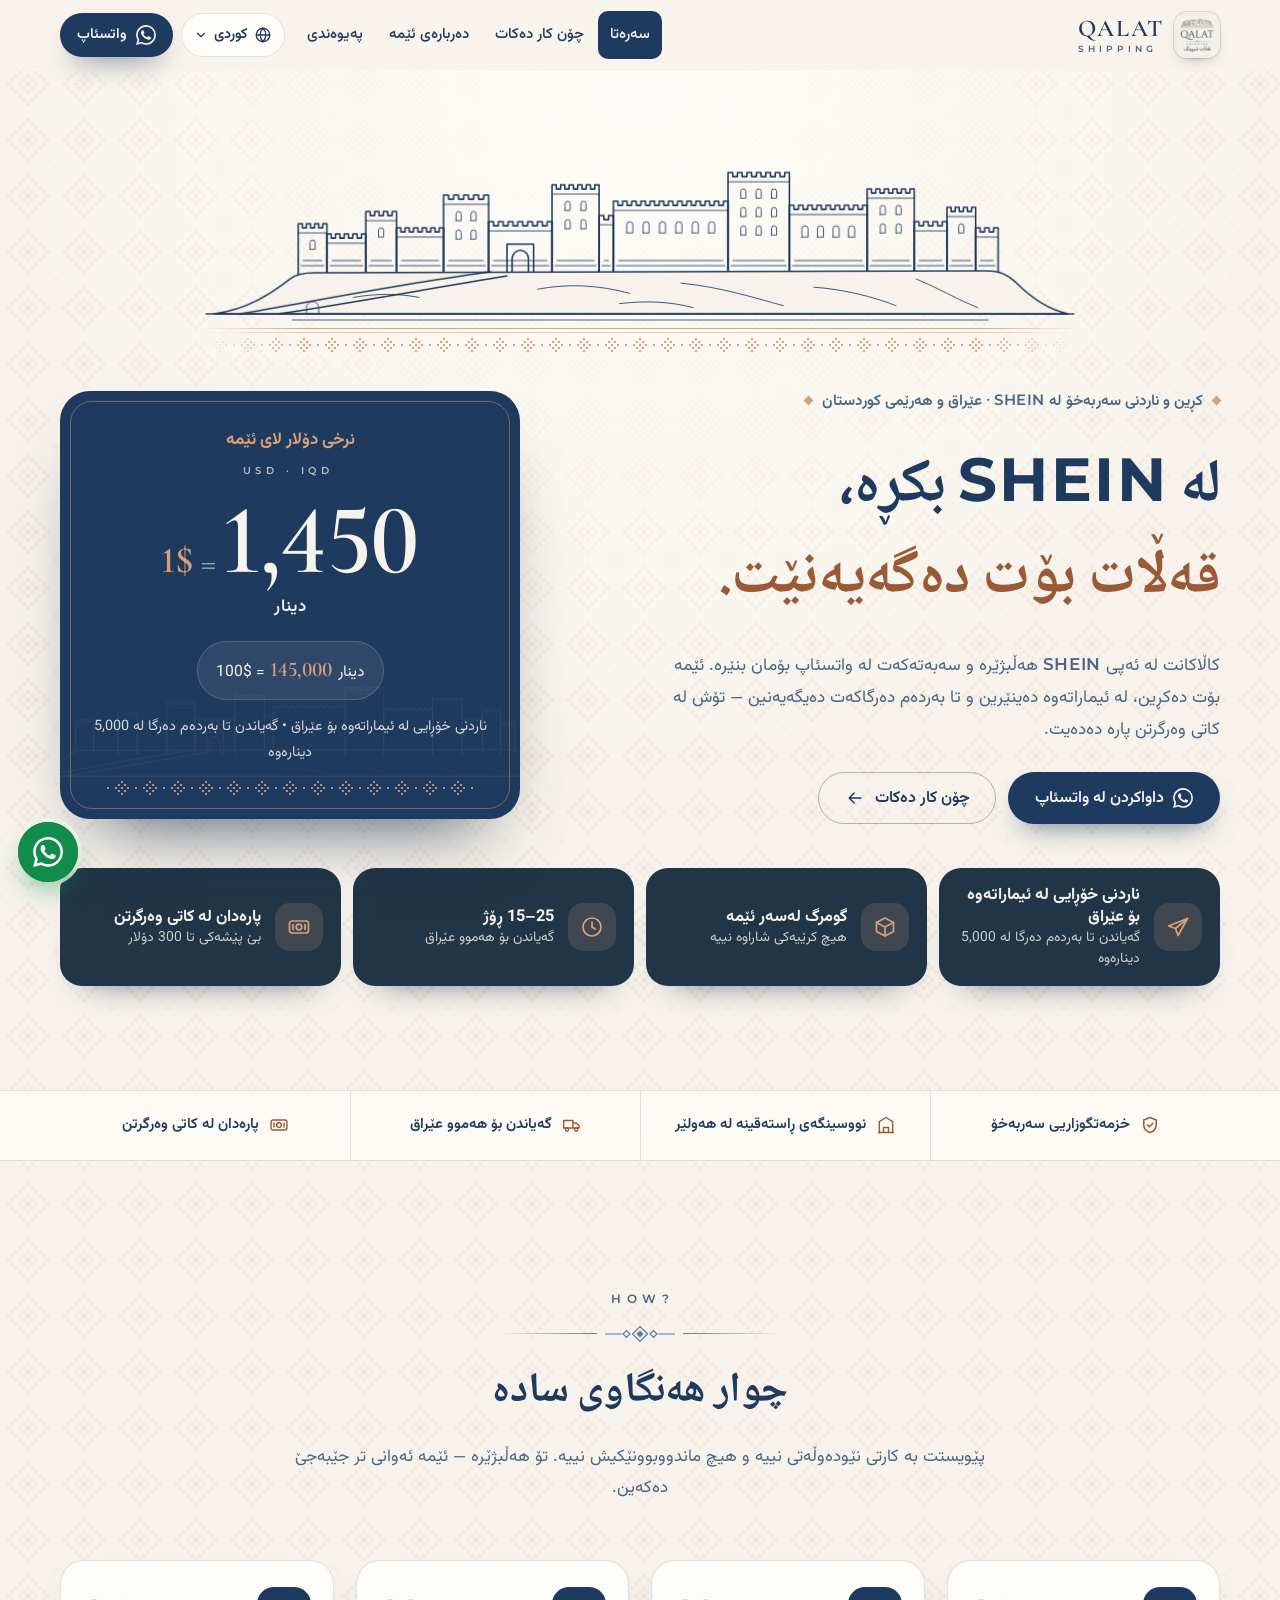
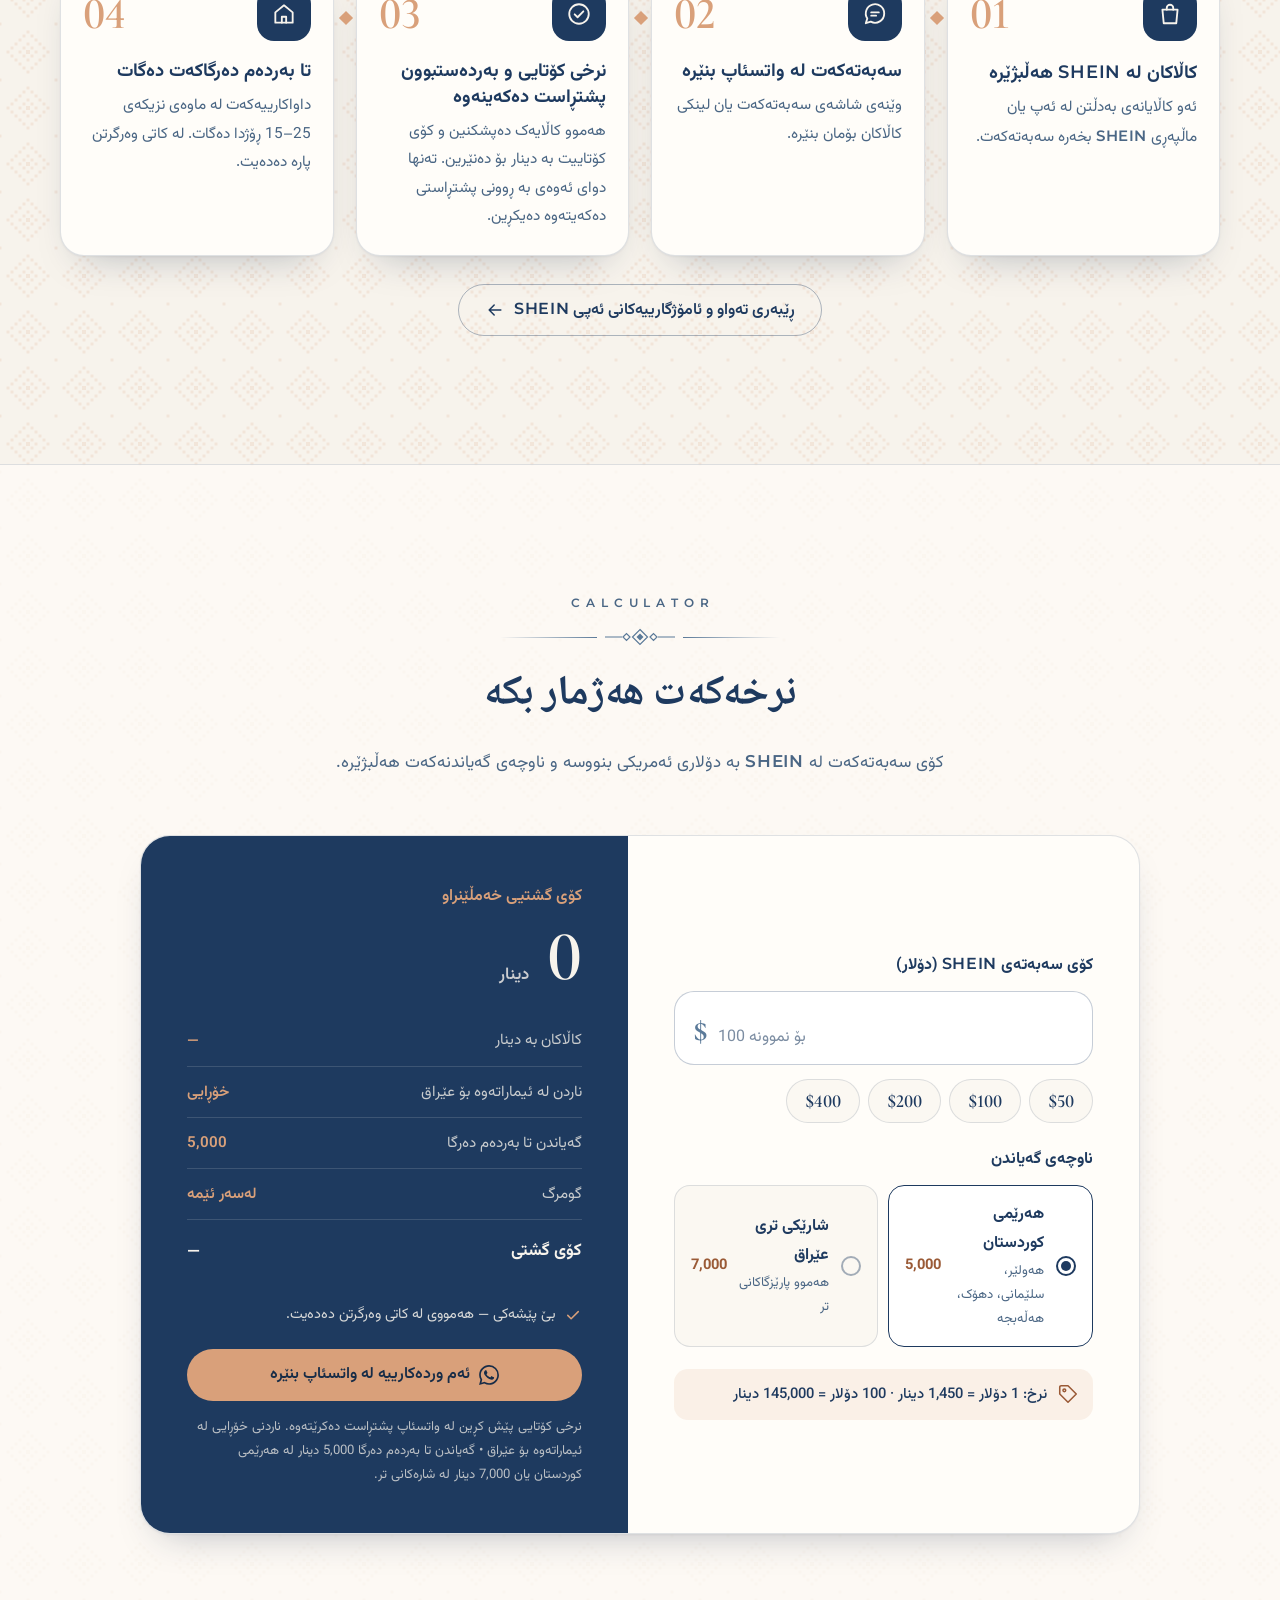
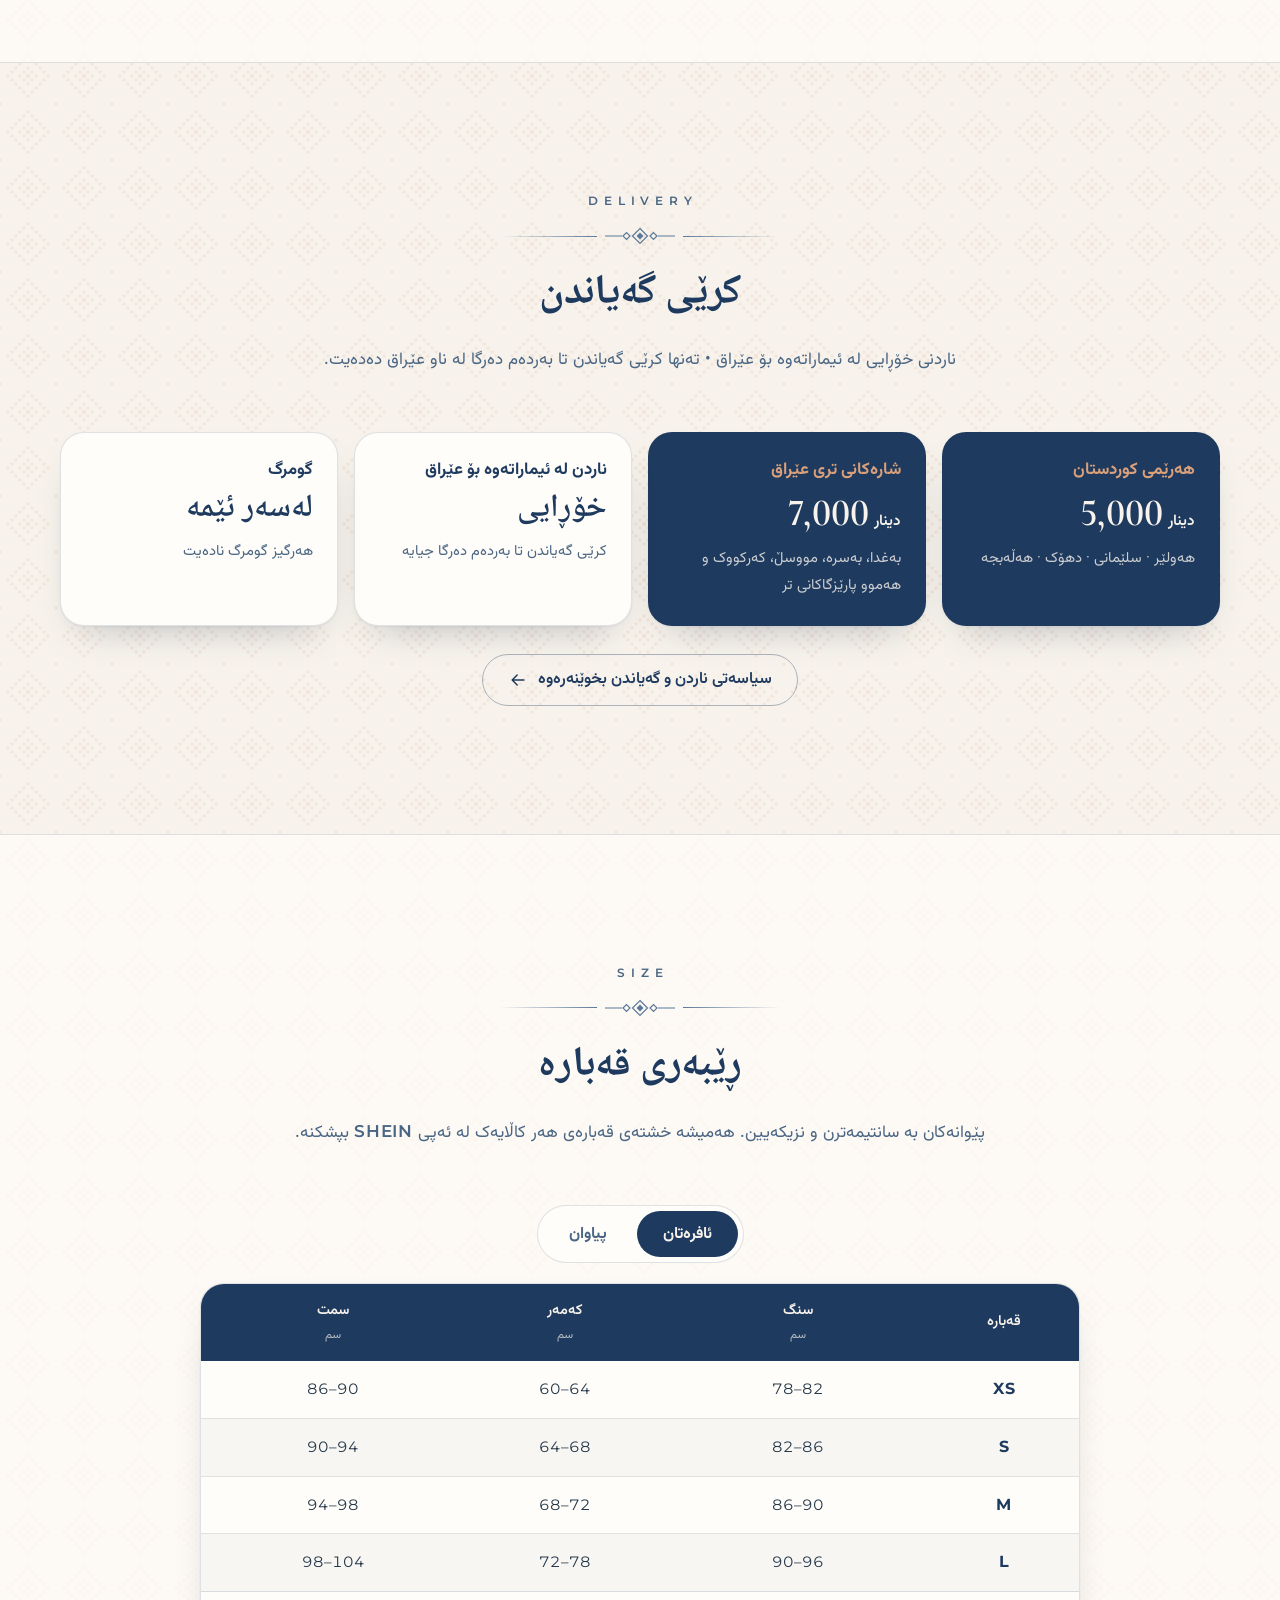
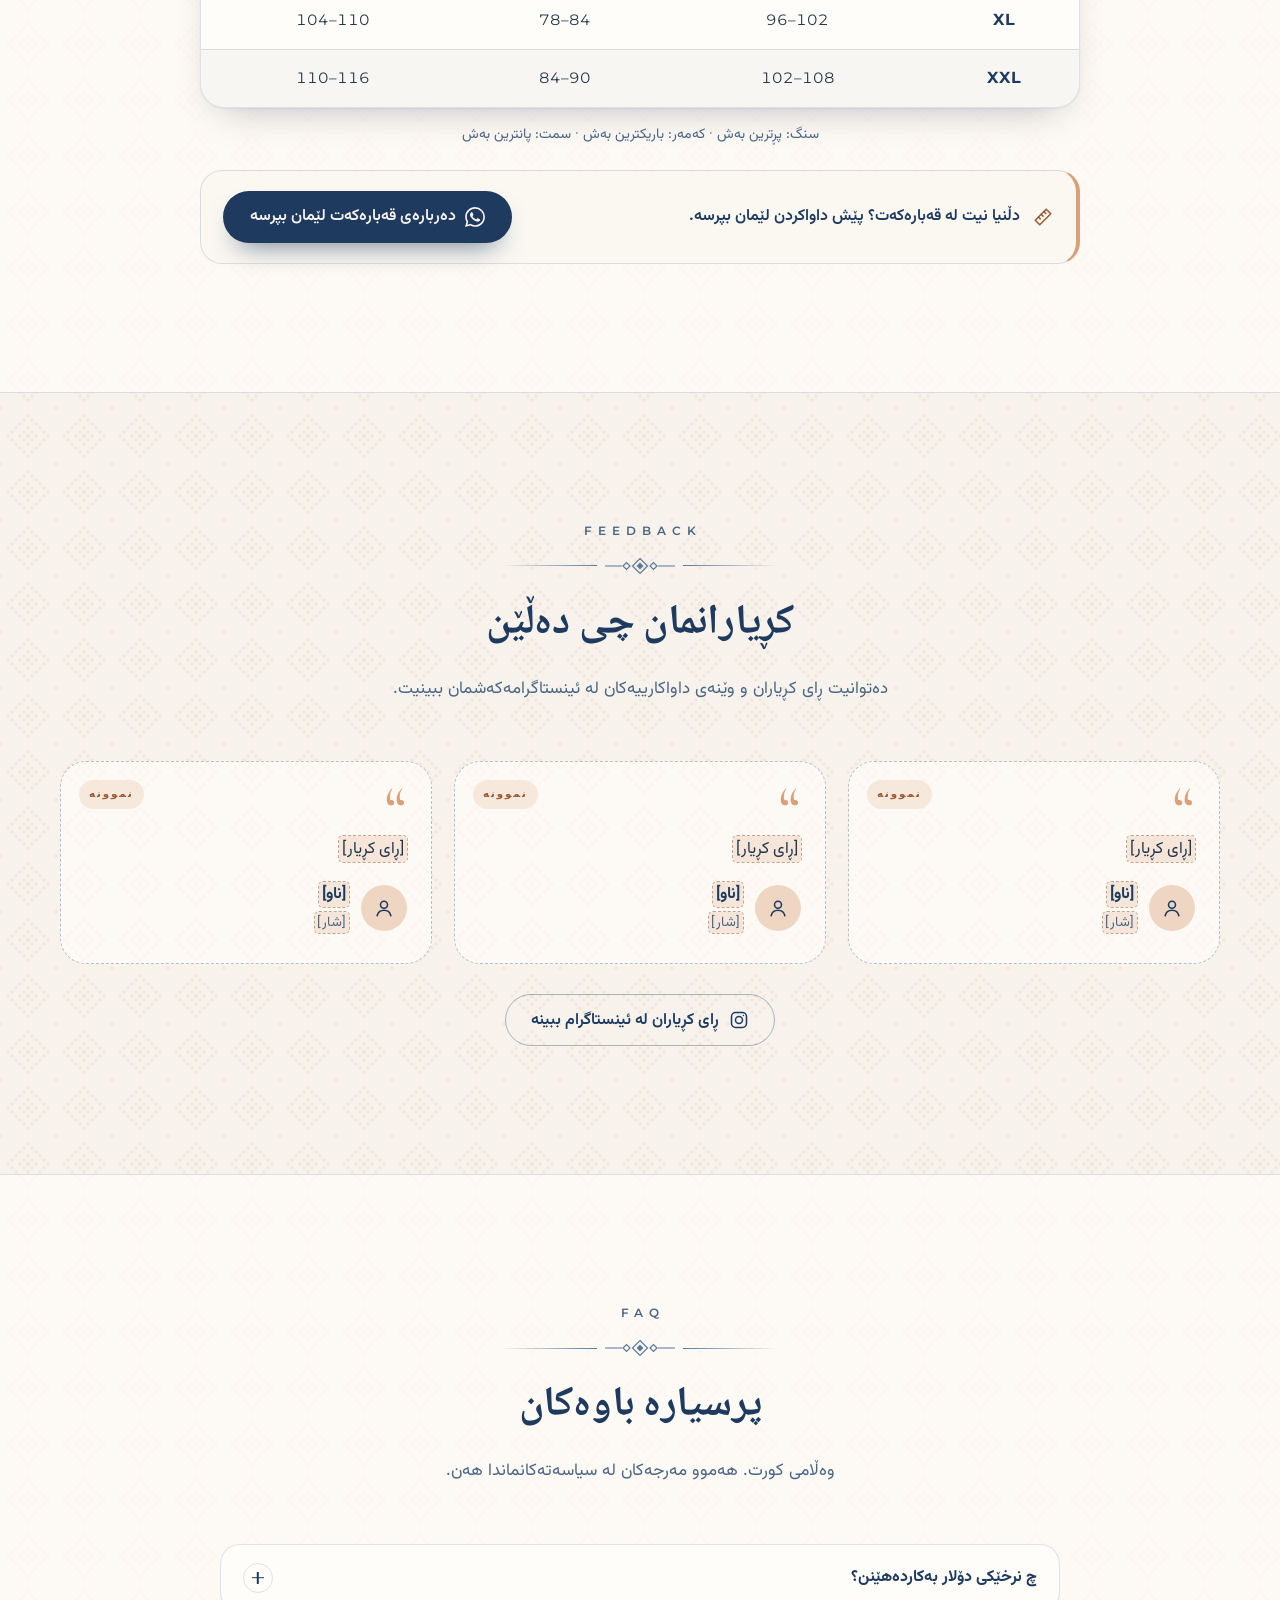
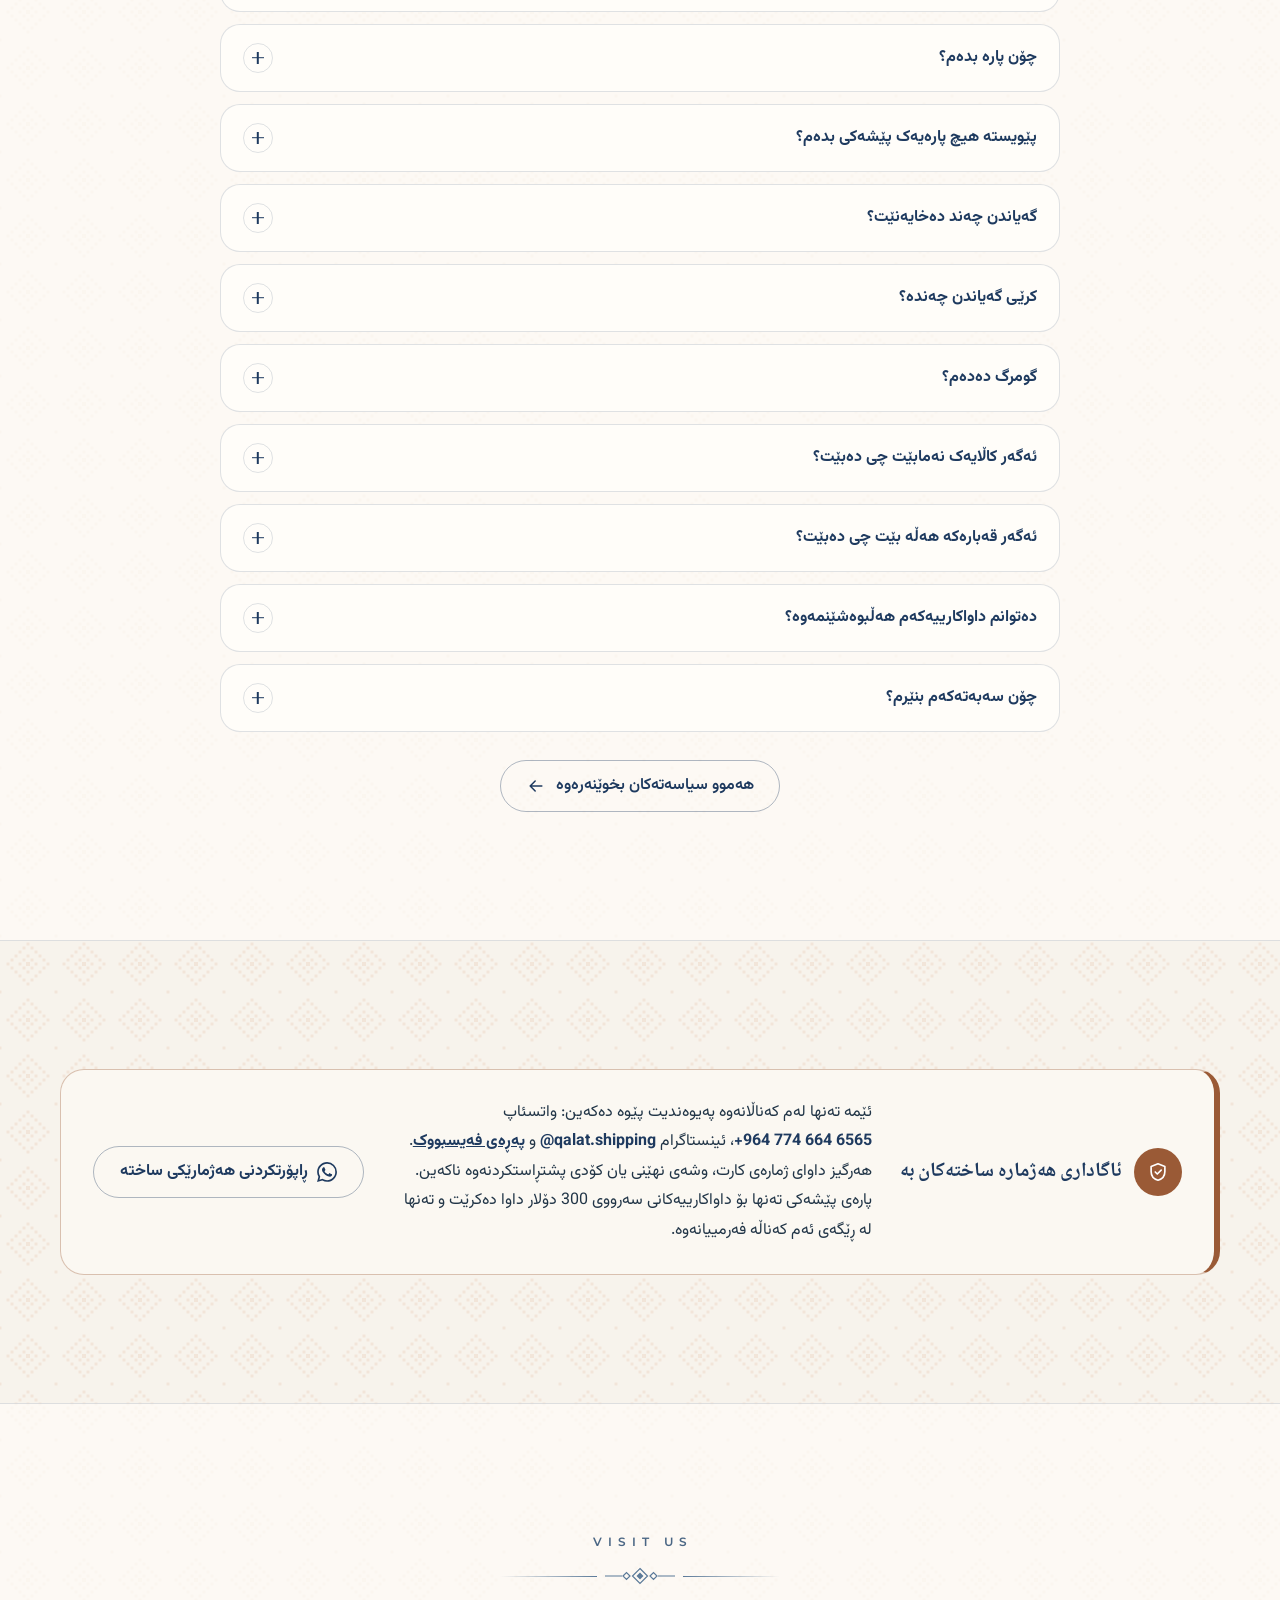
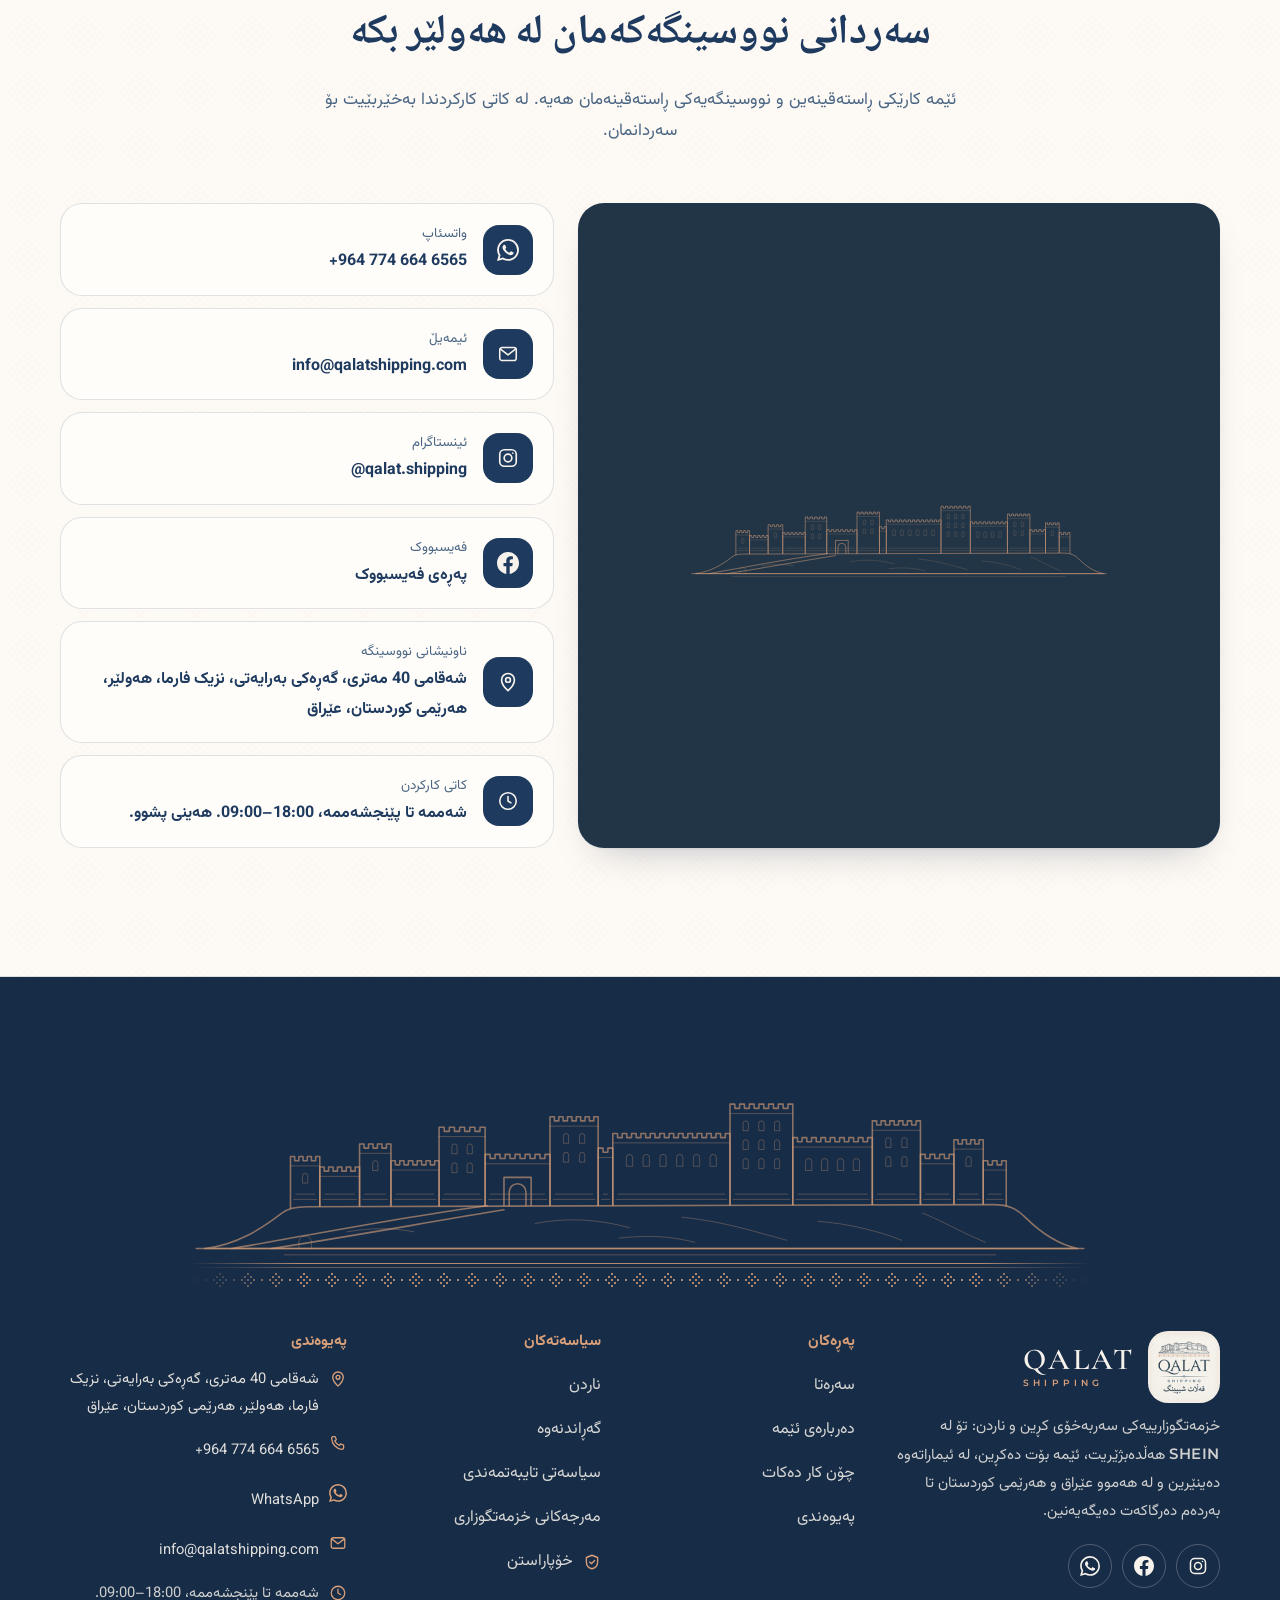
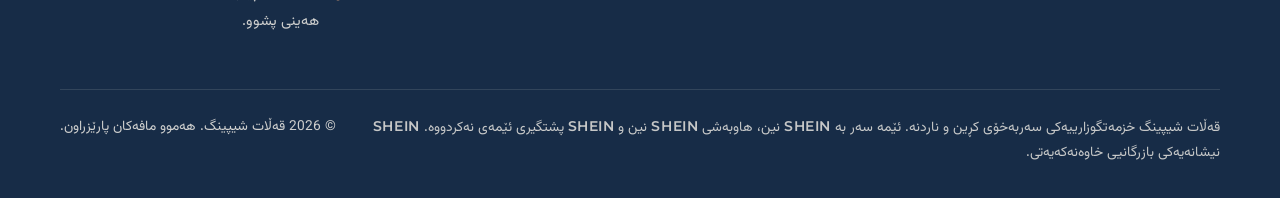
<file: index.html>
<!DOCTYPE html>
<html lang="ckb" dir="rtl">
<head>
<meta charset="utf-8">
<meta name="viewport" content="width=device-width, initial-scale=1, viewport-fit=cover">
<title>قەڵات شیپینگ | لە SHEIN بکڕە، قەڵات بۆت دەگەیەنێت — عێراق و هەرێمی کوردستان</title>
<meta name="description" content="خزمەتگوزارییەکی سەربەخۆی کڕین و ناردن لە SHEIN، لە هەولێر. نرخ: 1 دۆلار = 1,450 دینار، ناردنی خۆڕایی لە ئیماراتەوە بۆ عێراق، گەیاندن تا بەردەم دەرگا لە 5,000 دینارەوە، گومرگ لەسەر ئێمە، پارەدان لە کاتی وەرگرتن.">
<meta name="facebook-domain-verification" content="PASTE_CODE_FROM_META" />
<meta name="robots" content="index, follow">
<meta name="theme-color" content="#1E3A5F">
<meta name="format-detection" content="telephone=no">
<link rel="canonical" href="https://www.qalatshipping.com/">
<link rel="alternate" hreflang="ckb" href="https://www.qalatshipping.com/?lang=ku">
<link rel="alternate" hreflang="ar" href="https://www.qalatshipping.com/?lang=ar">
<link rel="alternate" hreflang="en" href="https://www.qalatshipping.com/?lang=en">
<link rel="alternate" hreflang="x-default" href="https://www.qalatshipping.com/">
<meta property="og:type" content="website">
<meta property="og:site_name" content="Qalat Shipping | قەڵات شیپینگ">
<meta property="og:title" content="قەڵات شیپینگ | لە SHEIN بکڕە، قەڵات بۆت دەگەیەنێت — عێراق و هەرێمی کوردستان">
<meta property="og:description" content="خزمەتگوزارییەکی سەربەخۆی کڕین و ناردن لە SHEIN، لە هەولێر. نرخ: 1 دۆلار = 1,450 دینار، ناردنی خۆڕایی لە ئیماراتەوە بۆ عێراق، گەیاندن تا بەردەم دەرگا لە 5,000 دینارەوە، گومرگ لەسەر ئێمە، پارەدان لە کاتی وەرگرتن.">
<meta property="og:url" content="https://www.qalatshipping.com/">
<meta property="og:image" content="https://www.qalatshipping.com/assets/og-image.jpg">
<meta property="og:image:width" content="1200">
<meta property="og:image:height" content="630">
<meta property="og:image:alt" content="Qalat Shipping logo — Erbil Citadel line drawing">
<meta property="og:locale" content="ku_IQ">
<meta property="og:locale:alternate" content="ar_IQ">
<meta property="og:locale:alternate" content="en_US">
<meta name="twitter:card" content="summary_large_image">
<meta name="twitter:title" content="قەڵات شیپینگ | لە SHEIN بکڕە، قەڵات بۆت دەگەیەنێت — عێراق و هەرێمی کوردستان">
<meta name="twitter:description" content="خزمەتگوزارییەکی سەربەخۆی کڕین و ناردن لە SHEIN، لە هەولێر. نرخ: 1 دۆلار = 1,450 دینار، ناردنی خۆڕایی لە ئیماراتەوە بۆ عێراق، گەیاندن تا بەردەم دەرگا لە 5,000 دینارەوە، گومرگ لەسەر ئێمە، پارەدان لە کاتی وەرگرتن.">
<meta name="twitter:image" content="https://www.qalatshipping.com/assets/og-image.jpg">
<link rel="icon" href="assets/favicon.svg" type="image/svg+xml">
<link rel="icon" href="assets/favicon-32.png" sizes="32x32" type="image/png">
<link rel="apple-touch-icon" href="assets/apple-touch-icon.png">
<link rel="preconnect" href="https://fonts.googleapis.com">
<link rel="preconnect" href="https://fonts.gstatic.com" crossorigin>
<link rel="stylesheet" href="https://fonts.googleapis.com/css2?family=Cormorant+Garamond:ital,wght@0,500;0,600;0,700;1,500&family=Montserrat:wght@400;500;600;700&family=Noto+Naskh+Arabic:wght@600;700&family=Vazirmatn:wght@400;500;600;700&display=swap">
<link rel="stylesheet" href="assets/style.css">
<script>
(function () {
  var l = 'ku', m = { ku: ['ckb', 'rtl'], ar: ['ar', 'rtl'], en: ['en', 'ltr'] };
  try { l = new URLSearchParams(location.search).get('lang') || localStorage.getItem('qalat-lang') || l; } catch (e) {}
  var v = m[l] || m.ku, h = document.documentElement;
  h.lang = v[0]; h.dir = v[1]; h.classList.add('js');
})();
</script>
<script src="assets/config.js" defer></script>
<script src="assets/i18n.js" defer></script>
<script src="assets/main.js" defer></script>
<script type="application/ld+json">
{
  "@context": "https://schema.org",
  "@type": "LocalBusiness",
  "@id": "https://www.qalatshipping.com/#business",
  "name": "Qalat Shipping",
  "alternateName": [
    "قەڵات شیپینگ",
    "قلات شيبينغ"
  ],
  "description": "Independent personal-shopping and shipping service: customers choose items on SHEIN, we purchase on their behalf, ship from the UAE and deliver anywhere in Iraq and the Kurdistan Region. Not affiliated with SHEIN.",
  "url": "https://www.qalatshipping.com/",
  "logo": "https://www.qalatshipping.com/assets/logo-512.jpg",
  "image": "https://www.qalatshipping.com/assets/og-image.jpg",
  "telephone": "+9647746646565",
  "email": "info@qalatshipping.com",
  "priceRange": "$$",
  "paymentAccepted": "Cash on delivery",
  "currenciesAccepted": "IQD",
  "address": {
    "@type": "PostalAddress",
    "streetAddress": "40 Meter Street, Brayati, near Pharma",
    "addressLocality": "Erbil",
    "addressRegion": "Kurdistan Region",
    "addressCountry": "IQ"
  },
  "geo": {
    "@type": "GeoCoordinates",
    "latitude": 36.200478,
    "longitude": 44.039223
  },
  "hasMap": "https://www.google.com/maps?q=36.2004780,44.0392230",
  "openingHoursSpecification": [
    {
      "@type": "OpeningHoursSpecification",
      "dayOfWeek": [
        "Saturday",
        "Sunday",
        "Monday",
        "Tuesday",
        "Wednesday",
        "Thursday"
      ],
      "opens": "09:00",
      "closes": "18:00"
    }
  ],
  "areaServed": {
    "@type": "Country",
    "name": "Iraq"
  },
  "sameAs": [
    "https://www.instagram.com/qalat.shipping",
    "https://www.facebook.com/share/1C8g9AsxWR/"
  ]
}
</script>
</head>
<body data-page="home">
<svg width="0" height="0" style="position:absolute" aria-hidden="true" focusable="false">
  <symbol id="i-wa" viewBox="0 0 24 24"><path fill="currentColor" d="M17.472 14.382c-.297-.149-1.758-.867-2.03-.967-.273-.099-.471-.148-.67.15-.197.297-.767.966-.94 1.164-.173.199-.347.223-.644.075-.297-.15-1.255-.463-2.39-1.475-.883-.788-1.48-1.761-1.653-2.059-.173-.297-.018-.458.13-.606.134-.133.298-.347.446-.52.149-.174.198-.298.298-.497.099-.198.05-.371-.025-.52-.075-.149-.669-1.612-.916-2.207-.242-.579-.487-.5-.669-.51-.173-.008-.371-.01-.57-.01-.198 0-.52.074-.792.372-.272.297-1.04 1.016-1.04 2.479 0 1.462 1.065 2.875 1.213 3.074.149.198 2.096 3.2 5.077 4.487.709.306 1.262.489 1.694.625.712.227 1.36.195 1.871.118.571-.085 1.758-.719 2.006-1.413.248-.694.248-1.289.173-1.413-.074-.124-.272-.198-.57-.347m-5.421 7.403h-.004a9.87 9.87 0 01-5.031-1.378l-.361-.214-3.741.982.998-3.648-.235-.374a9.86 9.86 0 01-1.51-5.26c.001-5.45 4.436-9.884 9.888-9.884 2.64 0 5.122 1.03 6.988 2.898a9.825 9.825 0 012.893 6.994c-.003 5.45-4.437 9.884-9.885 9.884m8.413-18.297A11.815 11.815 0 0012.05 0C5.495 0 .16 5.335.157 11.892c0 2.096.547 4.142 1.588 5.945L.057 24l6.305-1.654a11.882 11.882 0 005.683 1.448h.005c6.554 0 11.89-5.335 11.893-11.893a11.821 11.821 0 00-3.48-8.413z"/></symbol>
  <symbol id="i-fb" viewBox="0 0 24 24"><path fill="currentColor" d="M24 12.073c0-6.627-5.373-12-12-12s-12 5.373-12 12c0 5.99 4.388 10.954 10.125 11.854v-8.385H7.078v-3.47h3.047V9.43c0-3.007 1.792-4.669 4.533-4.669 1.312 0 2.686.235 2.686.235v2.953H15.83c-1.491 0-1.956.925-1.956 1.874v2.25h3.328l-.532 3.47h-2.796v8.385C19.612 23.027 24 18.062 24 12.073z"/></symbol>
  <symbol id="i-ig" viewBox="0 0 24 24" fill="none" stroke="currentColor" stroke-width="1.8"><rect x="3" y="3" width="18" height="18" rx="5"/><circle cx="12" cy="12" r="4.2"/><circle cx="17.3" cy="6.7" r=".9" fill="currentColor" stroke="none"/></symbol>
  <symbol id="i-plane" viewBox="0 0 24 24" fill="none" stroke="currentColor" stroke-width="1.7" stroke-linecap="round" stroke-linejoin="round"><path d="M21.5 3.5l-19 7.5 7 2.5 2.5 7z"/><path d="M21.5 3.5L9.5 13.5"/></symbol>
  <symbol id="i-box" viewBox="0 0 24 24" fill="none" stroke="currentColor" stroke-width="1.7" stroke-linecap="round" stroke-linejoin="round"><path d="M3.5 7.5L12 3l8.5 4.5v9L12 21l-8.5-4.5z"/><path d="M3.5 7.5L12 12l8.5-4.5M12 12v9"/></symbol>
  <symbol id="i-cash" viewBox="0 0 24 24" fill="none" stroke="currentColor" stroke-width="1.7" stroke-linecap="round" stroke-linejoin="round"><rect x="2.5" y="6" width="19" height="12" rx="2.5"/><circle cx="12" cy="12" r="2.8"/><path d="M6 9.5v5M18 9.5v5"/></symbol>
  <symbol id="i-truck" viewBox="0 0 24 24" fill="none" stroke="currentColor" stroke-width="1.7" stroke-linecap="round" stroke-linejoin="round"><path d="M2 6.5h11v9H2zM13 9.5h4.2l3.3 3.3v2.7H13z"/><circle cx="6" cy="17.5" r="1.9"/><circle cx="17" cy="17.5" r="1.9"/></symbol>
  <symbol id="i-clock" viewBox="0 0 24 24" fill="none" stroke="currentColor" stroke-width="1.7" stroke-linecap="round" stroke-linejoin="round"><circle cx="12" cy="12" r="9"/><path d="M12 7v5l3.2 2"/></symbol>
  <symbol id="i-pin" viewBox="0 0 24 24" fill="none" stroke="currentColor" stroke-width="1.8" stroke-linecap="round" stroke-linejoin="round"><path d="M12 21.5s-7-6.4-7-11.8a7 7 0 0114 0c0 5.4-7 11.8-7 11.8z"/><circle cx="12" cy="9.7" r="2.6"/></symbol>
  <symbol id="i-globe" viewBox="0 0 24 24" fill="none" stroke="currentColor" stroke-width="1.7" stroke-linecap="round" stroke-linejoin="round"><circle cx="12" cy="12" r="9"/><path d="M3 12h18M12 3c2.6 2.6 3.8 5.6 3.8 9s-1.2 6.4-3.8 9c-2.6-2.6-3.8-5.6-3.8-9S9.4 5.6 12 3z"/></symbol>
  <symbol id="i-chev" viewBox="0 0 24 24" fill="none" stroke="currentColor" stroke-width="2" stroke-linecap="round" stroke-linejoin="round"><path d="M6 9l6 6 6-6"/></symbol>
  <symbol id="i-menu" viewBox="0 0 24 24" fill="none" stroke="currentColor" stroke-width="1.8" stroke-linecap="round"><path d="M4 7h16M4 12h16M4 17h16"/></symbol>
  <symbol id="i-close" viewBox="0 0 24 24" fill="none" stroke="currentColor" stroke-width="1.8" stroke-linecap="round"><path d="M6 6l12 12M18 6L6 18"/></symbol>
  <symbol id="i-arrow" viewBox="0 0 24 24" fill="none" stroke="currentColor" stroke-width="1.8" stroke-linecap="round" stroke-linejoin="round"><path d="M5 12h14M13 6l6 6-6 6"/></symbol>
  <symbol id="i-check" viewBox="0 0 24 24" fill="none" stroke="currentColor" stroke-width="2" stroke-linecap="round" stroke-linejoin="round"><path d="M5 12.5l4.5 4.5L19 7.5"/></symbol>
  <symbol id="i-bag" viewBox="0 0 24 24" fill="none" stroke="currentColor" stroke-width="1.7" stroke-linecap="round" stroke-linejoin="round"><path d="M5 8h14l-1.2 12.5H6.2z"/><path d="M9 8V6.5a3 3 0 016 0V8"/></symbol>
  <symbol id="i-chat" viewBox="0 0 24 24" fill="none" stroke="currentColor" stroke-width="1.7" stroke-linecap="round" stroke-linejoin="round"><path d="M20.5 11.5a8.5 8.5 0 01-12.4 7.6L3.5 20.5l1.4-4.4a8.5 8.5 0 1115.6-4.6z"/><path d="M8.5 10.5h7M8.5 13.5h4.5"/></symbol>
  <symbol id="i-confirm" viewBox="0 0 24 24" fill="none" stroke="currentColor" stroke-width="1.7" stroke-linecap="round" stroke-linejoin="round"><circle cx="12" cy="12" r="9"/><path d="M8 12.3l2.7 2.7L16 9.5"/></symbol>
  <symbol id="i-home" viewBox="0 0 24 24" fill="none" stroke="currentColor" stroke-width="1.7" stroke-linecap="round" stroke-linejoin="round"><path d="M4 10.5L12 4l8 6.5V20H4z"/><path d="M10 20v-5.5h4V20"/></symbol>
  <symbol id="i-phone" viewBox="0 0 24 24" fill="none" stroke="currentColor" stroke-width="1.7" stroke-linecap="round" stroke-linejoin="round"><path d="M5 3.5h3.2l1.6 4.2-2.1 1.4a11 11 0 006.2 6.2l1.4-2.1 4.2 1.6V18a2.5 2.5 0 01-2.5 2.5A15.5 15.5 0 013.5 6 2.5 2.5 0 015 3.5z"/></symbol>
  <symbol id="i-mobile" viewBox="0 0 24 24" fill="none" stroke="currentColor" stroke-width="1.7" stroke-linecap="round" stroke-linejoin="round"><rect x="6.5" y="2.5" width="11" height="19" rx="2.5"/><path d="M10.5 18.5h3"/></symbol>
  <symbol id="i-mail" viewBox="0 0 24 24" fill="none" stroke="currentColor" stroke-width="1.7" stroke-linecap="round" stroke-linejoin="round"><rect x="3" y="5" width="18" height="14" rx="2.5"/><path d="M3.5 6.5l8.5 6.5 8.5-6.5"/></symbol>
  <symbol id="i-shield" viewBox="0 0 24 24" fill="none" stroke="currentColor" stroke-width="1.8" stroke-linecap="round" stroke-linejoin="round"><path d="M12 3l7.5 3v5.5c0 4.6-3.2 8.3-7.5 9.5-4.3-1.2-7.5-4.9-7.5-9.5V6z"/><path d="M9 12l2.2 2.2L15.5 10"/></symbol>
  <symbol id="i-print" viewBox="0 0 24 24" fill="none" stroke="currentColor" stroke-width="1.7" stroke-linecap="round" stroke-linejoin="round"><path d="M7 8V3.5h10V8"/><rect x="3.5" y="8" width="17" height="8.5" rx="2"/><path d="M7 14h10v6.5H7z"/></symbol>
  <symbol id="i-building" viewBox="0 0 24 24" fill="none" stroke="currentColor" stroke-width="1.7" stroke-linecap="round" stroke-linejoin="round"><path d="M4 21V8l8-5 8 5v13"/><path d="M9 21v-6h6v6M3 21h18"/></symbol>
  <symbol id="i-tag" viewBox="0 0 24 24" fill="none" stroke="currentColor" stroke-width="1.7" stroke-linecap="round" stroke-linejoin="round"><path d="M3 12V4.5A1.5 1.5 0 014.5 3H12l9 9-9 9z"/><circle cx="8" cy="8" r="1.5"/></symbol>
  <symbol id="i-ruler" viewBox="0 0 24 24" fill="none" stroke="currentColor" stroke-width="1.7" stroke-linecap="round" stroke-linejoin="round"><path d="M3.5 15.5l12-12 5 5-12 12z"/><path d="M7 12l2 2M10 9l2 2M13 6l2 2"/></symbol>
  <symbol id="i-user" viewBox="0 0 24 24" fill="none" stroke="currentColor" stroke-width="1.7" stroke-linecap="round" stroke-linejoin="round"><circle cx="12" cy="8.5" r="3.8"/><path d="M4.5 20.5c.9-4 3.8-6 7.5-6s6.6 2 7.5 6"/></symbol>
  <symbol id="i-diamond" viewBox="0 0 24 24"><path fill="currentColor" d="M12 3l9 9-9 9-9-9z"/></symbol>
</svg>

<a class="skip-link" href="#main" data-i18n="a11y.skip"></a>

<header class="site-header" id="siteHeader">
  <div class="container header-inner">
    <a class="brand" href="index.html" data-i18n-attr="aria-label:a11y.home">
      <img class="brand-logo" src="assets/logo-192.jpg" width="46" height="46" alt="Qalat Shipping logo" data-i18n-attr="alt:a11y.logo">
      <span class="brand-text" aria-hidden="true"><span class="brand-name">QALAT</span><span class="brand-sub">SHIPPING</span></span>
    </a>
    <nav class="main-nav" id="mainNav" data-i18n-attr="aria-label:a11y.nav">
      <ul>
        <li><a href="index.html" data-nav="home" data-i18n="nav.home">Home</a></li>
        <li><a href="how-it-works.html" data-nav="how" data-i18n="nav.how">How it works</a></li>
        <li><a href="about.html" data-nav="about" data-i18n="nav.about">About</a></li>
        <li><a href="contact.html" data-nav="contact" data-i18n="nav.contact">Contact</a></li>
      </ul>
    </nav>
    <div class="header-actions">
      <div class="lang">
        <button class="lang-btn" id="langBtn" type="button" aria-haspopup="true" aria-expanded="false" aria-controls="langMenu" data-i18n-attr="title:a11y.lang;aria-label:a11y.lang">
          <svg class="ic" aria-hidden="true"><use href="#i-globe"/></svg><span id="langCurrent" class="lbl-long"></span><span id="langShort" class="lbl-short" aria-hidden="true"></span><svg class="ic chev" aria-hidden="true"><use href="#i-chev"/></svg>
        </button>
        <ul class="lang-menu" id="langMenu" hidden>
          <li><button type="button" data-lang="ku" lang="ckb" dir="rtl">کوردی<svg class="ic" aria-hidden="true"><use href="#i-check"/></svg></button></li>
          <li><button type="button" data-lang="ar" lang="ar" dir="rtl">العربية<svg class="ic" aria-hidden="true"><use href="#i-check"/></svg></button></li>
          <li><button type="button" data-lang="en" lang="en" dir="ltr">English<svg class="ic" aria-hidden="true"><use href="#i-check"/></svg></button></li>
        </ul>
      </div>
      <a class="btn btn-primary btn-wa-sm" data-wa="greet" href="https://wa.me/9647746646565" data-i18n-attr="aria-label:a11y.wa"><svg class="ic" aria-hidden="true"><use href="#i-wa"/></svg><span class="lbl" data-i18n="header.wa">WhatsApp</span></a>
      <button class="menu-btn" id="menuBtn" type="button" aria-expanded="false" aria-controls="mainNav" data-i18n-attr="aria-label:a11y.menu"><svg class="ic i-open" aria-hidden="true"><use href="#i-menu"/></svg><svg class="ic i-close" aria-hidden="true"><use href="#i-close"/></svg></button>
    </div>
  </div>
</header>

<noscript><div class="noscript"><strong>Qalat Shipping — قەڵات شیپینگ</strong><br>40 Meter Street, Brayati, near Pharma, Erbil, Kurdistan Region, Iraq<br>WhatsApp / Phone: <a href="https://wa.me/9647746646565">+964 774 664 6565</a> · <a href="mailto:info@qalatshipping.com">info@qalatshipping.com</a><br>Saturday–Thursday 09:00–18:00, Friday closed.<br>Independent service, not affiliated with SHEIN.</div></noscript>

<main id="main">
<section class="hero" id="top" aria-labelledby="heroTitle">
  <div class="container">
    <div class="hero-art citadel animate" data-citadel aria-hidden="true"></div>
    <div class="kilim-band" aria-hidden="true"></div>
    <div class="hero-grid">
      <div class="hero-copy">
        <p class="eyebrow"><span data-i18n="hero.eyebrow"></span></p>
        <h1 id="heroTitle"><span data-i18n="hero.title1"></span><span class="accent" data-i18n="hero.title2"></span></h1>
        <p class="hero-sub" data-i18n="hero.sub"></p>
        <div class="cta-row">
          <a class="btn btn-primary" data-wa="greet" href="https://wa.me/9647746646565"><svg class="ic" aria-hidden="true"><use href="#i-wa"/></svg><span data-i18n="hero.cta1"></span></a>
          <a class="btn btn-ghost" href="how-it-works.html"><span data-i18n="hero.cta2"></span><svg class="ic flip-rtl" aria-hidden="true"><use href="#i-arrow"/></svg></a>
        </div>
      </div>
      <aside class="rate-card on-dark" aria-labelledby="rateLabel">
        <div class="bg-cit citadel" data-citadel aria-hidden="true"></div>
        <span class="rate-label" id="rateLabel" data-i18n="hero.rateLabel"></span>
        <span class="latin-label" aria-hidden="true">USD · IQD</span>
        <div class="rate-main" dir="ltr"><span class="rate-usd">1$</span><span class="rate-eq">=</span><span class="rate-val" data-cfg="rate"></span></div>
        <div class="rate-cur" data-i18n="currency"></div>
        <div class="rate-sub" dir="ltr"><span>100$ =</span> <b data-cfg="rate100"></b> <span data-i18n="currency"></span></div>
        <p class="ship-note" data-i18n="hero.shipNote"></p>
      </aside>
    </div>
    <ul class="stats stagger">
      <li class="stat"><span class="stat-ic"><svg class="ic" aria-hidden="true"><use href="#i-plane"/></svg></span><span><strong data-i18n="stat.ship.v"></strong><span class="stat-l" data-i18n="stat.ship.l"></span></span></li>
      <li class="stat"><span class="stat-ic"><svg class="ic" aria-hidden="true"><use href="#i-box"/></svg></span><span><strong data-i18n="stat.customs.v"></strong><span class="stat-l" data-i18n="stat.customs.l"></span></span></li>
      <li class="stat"><span class="stat-ic"><svg class="ic" aria-hidden="true"><use href="#i-clock"/></svg></span><span><strong data-i18n="stat.days.v"></strong><span class="stat-l" data-i18n="stat.days.l"></span></span></li>
      <li class="stat"><span class="stat-ic"><svg class="ic" aria-hidden="true"><use href="#i-cash"/></svg></span><span><strong data-i18n="stat.cod.v"></strong><span class="stat-l" data-i18n="stat.cod.l"></span></span></li>
    </ul>
  </div>
</section>

<section class="trust-strip" aria-label="Qalat Shipping">
  <div class="container">
    <ul>
      <li><svg class="ic" aria-hidden="true"><use href="#i-shield"/></svg><span data-i18n="trust.1"></span></li>
      <li><svg class="ic" aria-hidden="true"><use href="#i-building"/></svg><span data-i18n="trust.2"></span></li>
      <li><svg class="ic" aria-hidden="true"><use href="#i-truck"/></svg><span data-i18n="trust.3"></span></li>
      <li><svg class="ic" aria-hidden="true"><use href="#i-cash"/></svg><span data-i18n="trust.4"></span></li>
    </ul>
  </div>
</section>

<section class="section" id="how" aria-labelledby="howTitle">
  <div class="container">
    <header class="section-head reveal">
      <p class="kicker" dir="ltr" aria-hidden="true">HOW?</p>
      <div class="orn" aria-hidden="true"><span></span></div>
      <h2 id="howTitle" data-i18n="how.title"></h2>
      <p class="lead" data-i18n="how.lead"></p>
    </header>
    <ol class="steps stagger">
      <li class="step"><div class="step-top"><span class="step-ic"><svg class="ic" aria-hidden="true"><use href="#i-bag"/></svg></span><span class="step-num" aria-hidden="true">01</span></div><h3 data-i18n="step1.t"></h3><p data-i18n="step1.d"></p></li>
      <li class="step"><div class="step-top"><span class="step-ic"><svg class="ic" aria-hidden="true"><use href="#i-chat"/></svg></span><span class="step-num" aria-hidden="true">02</span></div><h3 data-i18n="step2.t"></h3><p data-i18n="step2.d"></p></li>
      <li class="step"><div class="step-top"><span class="step-ic"><svg class="ic" aria-hidden="true"><use href="#i-confirm"/></svg></span><span class="step-num" aria-hidden="true">03</span></div><h3 data-i18n="step3.t"></h3><p data-i18n="step3.d"></p></li>
      <li class="step"><div class="step-top"><span class="step-ic"><svg class="ic" aria-hidden="true"><use href="#i-home"/></svg></span><span class="step-num" aria-hidden="true">04</span></div><h3 data-i18n="step4.t"></h3><p data-i18n="step4.d"></p></li>
    </ol>
    <p class="more-link reveal"><a class="btn btn-ghost" href="how-it-works.html"><span data-i18n="how.more"></span><svg class="ic flip-rtl" aria-hidden="true"><use href="#i-arrow"/></svg></a></p>
  </div>
</section>

<section class="section section-alt" id="calculator" aria-labelledby="calcTitle">
  <div class="container">
    <header class="section-head reveal">
      <p class="kicker" dir="ltr" aria-hidden="true">CALCULATOR</p>
      <div class="orn" aria-hidden="true"><span></span></div>
      <h2 id="calcTitle" data-i18n="calc.title"></h2>
      <p class="lead" data-i18n="calc.lead"></p>
    </header>
    <div class="calc reveal">
      <div class="calc-input">
        <label for="usd" data-i18n="calc.usd"></label>
        <div class="input-wrap" id="usdWrap">
          <span class="prefix" aria-hidden="true">$</span>
          <input id="usd" name="usd" type="text" inputmode="decimal" autocomplete="off" spellcheck="false" maxlength="12" dir="ltr" aria-describedby="calcErr calcRate" data-i18n-attr="placeholder:calc.ph">
        </div>
        <p class="calc-err" id="calcErr" role="alert" hidden></p>
        <div class="chips" role="group" aria-label="USD">
          <button type="button" data-amt="50">$50</button><button type="button" data-amt="100">$100</button><button type="button" data-amt="200">$200</button><button type="button" data-amt="400">$400</button>
        </div>
        <fieldset class="area-pick">
          <legend data-i18n="calc.area"></legend>
          <label class="area-opt"><input type="radio" name="area" value="krg" checked><span class="dot"></span><span><b data-i18n="calc.areaKRG"></b><small data-i18n="calc.areaKRGsub"></small></span><span class="fee" dir="ltr"><span data-cfg="feeKRG"></span></span></label>
          <label class="area-opt"><input type="radio" name="area" value="other"><span class="dot"></span><span><b data-i18n="calc.areaOther"></b><small data-i18n="calc.areaOtherSub"></small></span><span class="fee" dir="ltr"><span data-cfg="feeOther"></span></span></label>
        </fieldset>
        <p class="calc-rate" id="calcRate"><svg class="ic" aria-hidden="true"><use href="#i-tag"/></svg><span data-i18n="calc.rateLine"></span></p>
      </div>
      <div class="calc-result on-dark">
        <p class="calc-result-label" data-i18n="calc.result"></p>
        <p class="calc-big" aria-live="polite" aria-atomic="true"><span id="totalBig" dir="ltr">0</span><span class="cur" data-i18n="currency"></span></p>
        <dl class="calc-break">
          <div><dt data-i18n="calc.items"></dt><dd id="itemsOut" dir="ltr">—</dd></div>
          <div><dt data-i18n="calc.shipping"></dt><dd data-i18n="calc.shippingV"></dd></div>
          <div><dt data-i18n="calc.delivery"></dt><dd id="feeOut" dir="ltr"></dd></div>
          <div><dt data-i18n="calc.customs"></dt><dd data-i18n="calc.customsV"></dd></div>
          <div class="total"><dt data-i18n="calc.total"></dt><dd id="totalOut" dir="ltr">—</dd></div>
        </dl>
        <dl class="calc-split" id="calcSplit" hidden>
          <div><dt data-i18n="calc.prepay"></dt><dd id="prepayOut" dir="ltr"></dd></div>
          <div><dt data-i18n="calc.cod"></dt><dd id="codOut" dir="ltr"></dd></div>
          <p data-i18n="calc.prepayNote"></p>
        </dl>
        <p class="calc-nopre" id="calcNoPre"><svg class="ic" aria-hidden="true"><use href="#i-check"/></svg><span data-i18n="calc.codOnly"></span></p>
        <a class="btn btn-sand btn-block" id="calcWa" href="https://wa.me/9647746646565" target="_blank" rel="noopener"><svg class="ic" aria-hidden="true"><use href="#i-wa"/></svg><span data-i18n="calc.btn"></span></a>
        <p class="calc-note" data-i18n="calc.note"></p>
      </div>
    </div>
  </div>
</section>

<section class="section" id="fees" aria-labelledby="feesTitle">
  <div class="container">
    <header class="section-head reveal">
      <p class="kicker" dir="ltr" aria-hidden="true">DELIVERY</p>
      <div class="orn" aria-hidden="true"><span></span></div>
      <h2 id="feesTitle" data-i18n="fees.title"></h2>
      <p class="lead" data-i18n="fees.lead"></p>
    </header>
    <div class="fees-grid stagger">
      <div class="fee-card navy"><h3 data-i18n="fees.krg"></h3><p class="fee-amount" dir="ltr"><span data-cfg="feeKRG"></span><small data-i18n="currency"></small></p><p data-i18n="fees.krgCities"></p></div>
      <div class="fee-card navy"><h3 data-i18n="fees.other"></h3><p class="fee-amount" dir="ltr"><span data-cfg="feeOther"></span><small data-i18n="currency"></small></p><p data-i18n="fees.otherCities"></p></div>
      <div class="fee-card"><h3 data-i18n="fees.ship"></h3><p class="fee-amount" data-i18n="fees.shipV"></p><p data-i18n="fees.shipSub"></p></div>
      <div class="fee-card"><h3 data-i18n="fees.customs"></h3><p class="fee-amount" data-i18n="fees.customsV"></p><p data-i18n="fees.customsSub"></p></div>
    </div>
    <p class="more-link reveal"><a class="btn btn-ghost" href="shipping.html"><span data-i18n="fees.link"></span><svg class="ic flip-rtl" aria-hidden="true"><use href="#i-arrow"/></svg></a></p>
  </div>
</section>

<section class="section section-alt" id="sizes" aria-labelledby="sizeTitle">
  <div class="container size-wrap">
    <header class="section-head reveal">
      <p class="kicker" dir="ltr" aria-hidden="true">SIZE</p>
      <div class="orn" aria-hidden="true"><span></span></div>
      <h2 id="sizeTitle" data-i18n="size.title"></h2>
      <p class="lead" data-i18n="size.lead"></p>
    </header>
    <div class="reveal">
      <div class="size-tabs-wrap">
        <div class="size-tabs" role="tablist" data-i18n-attr="aria-label:size.title">
          <button type="button" role="tab" id="tab-women" aria-selected="true" aria-controls="panel-women" data-i18n="size.women"></button>
          <button type="button" role="tab" id="tab-men" aria-selected="false" aria-controls="panel-men" tabindex="-1" data-i18n="size.men"></button>
        </div>
      </div>
      <div role="tabpanel" id="panel-women" aria-labelledby="tab-women" tabindex="0">
        <div class="table-wrap"><table class="size-table">
          <caption class="sr-only" data-i18n="size.capW"></caption>
          <thead><tr><th scope="col" data-i18n="size.size"></th><th scope="col"><span data-i18n="size.chest"></span><small data-i18n="size.unit"></small></th><th scope="col"><span data-i18n="size.waist"></span><small data-i18n="size.unit"></small></th><th scope="col"><span data-i18n="size.hip"></span><small data-i18n="size.unit"></small></th></tr></thead>
          <tbody id="tb-women"></tbody>
        </table></div>
      </div>
      <div role="tabpanel" id="panel-men" aria-labelledby="tab-men" tabindex="0" hidden>
        <div class="table-wrap"><table class="size-table">
          <caption class="sr-only" data-i18n="size.capM"></caption>
          <thead><tr><th scope="col" data-i18n="size.size"></th><th scope="col"><span data-i18n="size.chest"></span><small data-i18n="size.unit"></small></th><th scope="col"><span data-i18n="size.waist"></span><small data-i18n="size.unit"></small></th><th scope="col"><span data-i18n="size.hip"></span><small data-i18n="size.unit"></small></th></tr></thead>
          <tbody id="tb-men"></tbody>
        </table></div>
      </div>
      <p class="size-how" data-i18n="size.how"></p>
      <div class="size-note">
        <p><svg class="ic" aria-hidden="true"><use href="#i-ruler"/></svg><span data-i18n="size.note"></span></p>
        <a class="btn btn-primary" data-wa="size" href="https://wa.me/9647746646565"><svg class="ic" aria-hidden="true"><use href="#i-wa"/></svg><span data-i18n="size.btn"></span></a>
      </div>
    </div>
  </div>
</section>

<!-- CUSTOMER FEEDBACK — PLACEHOLDERS. Replace [Name] [City] [Feedback] in assets/i18n.js (fb.*) with REAL reviews only. -->
<section class="section" id="feedback" aria-labelledby="fbTitle">
  <div class="container">
    <header class="section-head reveal">
      <p class="kicker" dir="ltr" aria-hidden="true">FEEDBACK</p>
      <div class="orn" aria-hidden="true"><span></span></div>
      <h2 id="fbTitle" data-i18n="fb.title"></h2>
      <p class="lead" data-i18n="fb.lead"></p>
    </header>
    <div class="fb-grid stagger">
      <figure class="fb-card" style="margin:0"><span class="fb-badge" data-i18n="fb.badge"></span><span class="fb-quote" aria-hidden="true">&ldquo;</span><blockquote class="fb-text" style="margin:0" data-i18n="fb.text"></blockquote><figcaption class="fb-person"><span class="fb-avatar"><svg class="ic" aria-hidden="true"><use href="#i-user"/></svg></span><span><span class="fb-name" data-i18n="fb.name"></span><span class="fb-city" data-i18n="fb.city"></span></span></figcaption></figure>
      <figure class="fb-card" style="margin:0"><span class="fb-badge" data-i18n="fb.badge"></span><span class="fb-quote" aria-hidden="true">&ldquo;</span><blockquote class="fb-text" style="margin:0" data-i18n="fb.text"></blockquote><figcaption class="fb-person"><span class="fb-avatar"><svg class="ic" aria-hidden="true"><use href="#i-user"/></svg></span><span><span class="fb-name" data-i18n="fb.name"></span><span class="fb-city" data-i18n="fb.city"></span></span></figcaption></figure>
      <figure class="fb-card" style="margin:0"><span class="fb-badge" data-i18n="fb.badge"></span><span class="fb-quote" aria-hidden="true">&ldquo;</span><blockquote class="fb-text" style="margin:0" data-i18n="fb.text"></blockquote><figcaption class="fb-person"><span class="fb-avatar"><svg class="ic" aria-hidden="true"><use href="#i-user"/></svg></span><span><span class="fb-name" data-i18n="fb.name"></span><span class="fb-city" data-i18n="fb.city"></span></span></figcaption></figure>
    </div>
    <p class="fb-cta reveal"><a class="btn btn-ghost" data-href="instagram" href="https://www.instagram.com/qalat.shipping"><svg class="ic" aria-hidden="true"><use href="#i-ig"/></svg><span data-i18n="fb.cta"></span></a></p>
  </div>
</section>

<section class="section section-alt" id="faq" aria-labelledby="faqTitle">
  <div class="container">
    <header class="section-head reveal">
      <p class="kicker" dir="ltr" aria-hidden="true">FAQ</p>
      <div class="orn" aria-hidden="true"><span></span></div>
      <h2 id="faqTitle" data-i18n="faq.title"></h2>
      <p class="lead" data-i18n="faq.lead"></p>
    </header>
    <div class="faq-list stagger">
      <details class="faq-item"><summary><span data-i18n="faq.1.q"></span><span class="faq-ic" aria-hidden="true"></span></summary><div class="faq-a" data-i18n="faq.1.a"></div></details>
      <details class="faq-item"><summary><span data-i18n="faq.2.q"></span><span class="faq-ic" aria-hidden="true"></span></summary><div class="faq-a" data-i18n="faq.2.a"></div></details>
      <details class="faq-item"><summary><span data-i18n="faq.3.q"></span><span class="faq-ic" aria-hidden="true"></span></summary><div class="faq-a" data-i18n="faq.3.a"></div></details>
      <details class="faq-item"><summary><span data-i18n="faq.4.q"></span><span class="faq-ic" aria-hidden="true"></span></summary><div class="faq-a" data-i18n="faq.4.a"></div></details>
      <details class="faq-item"><summary><span data-i18n="faq.5.q"></span><span class="faq-ic" aria-hidden="true"></span></summary><div class="faq-a" data-i18n="faq.5.a"></div></details>
      <details class="faq-item"><summary><span data-i18n="faq.6.q"></span><span class="faq-ic" aria-hidden="true"></span></summary><div class="faq-a" data-i18n="faq.6.a"></div></details>
      <details class="faq-item"><summary><span data-i18n="faq.7.q"></span><span class="faq-ic" aria-hidden="true"></span></summary><div class="faq-a" data-i18n="faq.7.a"></div></details>
      <details class="faq-item"><summary><span data-i18n="faq.8.q"></span><span class="faq-ic" aria-hidden="true"></span></summary><div class="faq-a" data-i18n="faq.8.a"></div></details>
      <details class="faq-item"><summary><span data-i18n="faq.9.q"></span><span class="faq-ic" aria-hidden="true"></span></summary><div class="faq-a" data-i18n="faq.9.a"></div></details>
      <details class="faq-item"><summary><span data-i18n="faq.10.q"></span><span class="faq-ic" aria-hidden="true"></span></summary><div class="faq-a" data-i18n="faq.10.a"></div></details>
    </div>
    <p class="more-link reveal"><a class="btn btn-ghost" href="terms.html"><span data-i18n="faq.more"></span><svg class="ic flip-rtl" aria-hidden="true"><use href="#i-arrow"/></svg></a></p>
  </div>
</section>

<section class="section" aria-labelledby="safeTitle">
  <div class="container">
    <aside class="safe-box reveal" id="stay-safe" aria-labelledby="safeTitle">
      <div class="safe-head"><span class="safe-ic"><svg class="ic" aria-hidden="true"><use href="#i-shield"/></svg></span><h2 id="safeTitle" style="font-size:1.25rem;margin:0" data-i18n="safe.title"></h2></div>
      <p data-i18n="safe.text"></p>
      <a class="btn btn-ghost" data-wa="report" href="https://wa.me/9647746646565"><svg class="ic" aria-hidden="true"><use href="#i-wa"/></svg><span data-i18n="safe.report"></span></a>
    </aside>
  </div>
</section>

<section class="section section-alt" id="location" aria-labelledby="locTitle">
  <div class="container">
    <header class="section-head reveal">
      <p class="kicker" dir="ltr" aria-hidden="true">VISIT US</p>
      <div class="orn" aria-hidden="true"><span></span></div>
      <h2 id="locTitle" data-i18n="loc.title"></h2>
      <p class="lead" data-i18n="loc.lead"></p>
    </header>
    <div class="loc-grid">
      <div class="map-frame reveal" data-map>
        <div class="map-ph"><div class="citadel" data-citadel aria-hidden="true" style="width:100%;max-width:420px"></div></div>
      </div>
      <ul class="contact-list stagger">
        <li><a class="contact-item" data-wa="greet" href="https://wa.me/9647746646565"><span class="ci-ic"><svg class="ic" aria-hidden="true"><use href="#i-wa"/></svg></span><span><span class="ci-label" data-i18n="label.whatsapp"></span><span class="ci-value" dir="ltr" data-cfg="phone">+964 774 664 6565</span></span></a></li>
        <li hidden><a class="contact-item" data-href="phone" href="tel:+9647746646565"><span class="ci-ic"><svg class="ic" aria-hidden="true"><use href="#i-phone"/></svg></span><span><span class="ci-label" data-i18n="label.phone"></span><span class="ci-value" dir="ltr" data-cfg="phone">+964 774 664 6565</span></span></a></li>
        <li><a class="contact-item" data-href="email" href="mailto:info@qalatshipping.com"><span class="ci-ic"><svg class="ic" aria-hidden="true"><use href="#i-mail"/></svg></span><span><span class="ci-label" data-i18n="label.email"></span><span class="ci-value" dir="ltr" data-cfg="email">info@qalatshipping.com</span></span></a></li>
        <li><a class="contact-item" data-href="instagram" href="https://www.instagram.com/qalat.shipping"><span class="ci-ic"><svg class="ic" aria-hidden="true"><use href="#i-ig"/></svg></span><span><span class="ci-label" data-i18n="label.instagram"></span><span class="ci-value" dir="ltr" data-cfg="ig">@qalat.shipping</span></span></a></li>
        <li><a class="contact-item" data-href="facebook" href="https://www.facebook.com/share/1C8g9AsxWR/"><span class="ci-ic"><svg class="ic" aria-hidden="true"><use href="#i-fb"/></svg></span><span><span class="ci-label" data-i18n="label.facebook"></span><span class="ci-value" data-i18n="label.facebookPage"></span></span></a></li>
        <li><a class="contact-item" data-href="map" href="https://www.google.com/maps?q=36.2004780,44.0392230"><span class="ci-ic"><svg class="ic" aria-hidden="true"><use href="#i-pin"/></svg></span><span><span class="ci-label" data-i18n="label.address"></span><span class="ci-value" data-tpl="{address}"></span></span></a></li>
        <li><div class="contact-item"><span class="ci-ic"><svg class="ic" aria-hidden="true"><use href="#i-clock"/></svg></span><span><span class="ci-label" data-i18n="label.hours"></span><span class="ci-value" data-tpl="{hours}"></span></span></div></li>
      </ul>
    </div>
  </div>
</section>
</main>

<footer class="site-footer on-dark">
  <div class="container">
    <div class="footer-art citadel" data-citadel aria-hidden="true"></div>
    <div class="footer-band" aria-hidden="true"></div>
    <div class="footer-grid">
      <div>
        <div class="footer-brand">
          <img src="assets/logo-192.jpg" width="72" height="72" alt="Qalat Shipping logo" data-i18n-attr="alt:a11y.logo" loading="lazy">
          <span class="brand-text" aria-hidden="true"><span class="brand-name">QALAT</span><span class="brand-sub">SHIPPING</span></span>
        </div>
        <p class="footer-story" data-i18n="footer.desc"></p>
        <div class="social" data-i18n-attr="aria-label:a11y.social" role="group">
          <a data-href="instagram" href="https://www.instagram.com/qalat.shipping" aria-label="Instagram"><svg class="ic" aria-hidden="true"><use href="#i-ig"/></svg></a>
          <a data-href="facebook" href="https://www.facebook.com/share/1C8g9AsxWR/" aria-label="Facebook"><svg class="ic" aria-hidden="true"><use href="#i-fb"/></svg></a>
          <a data-wa="greet" href="https://wa.me/9647746646565" aria-label="WhatsApp"><svg class="ic" aria-hidden="true"><use href="#i-wa"/></svg></a>
        </div>
      </div>
      <nav class="footer-col" aria-labelledby="fExplore">
        <h3 id="fExplore" data-i18n="footer.explore"></h3>
        <ul>
          <li><a href="index.html" data-i18n="nav.home"></a></li>
          <li><a href="about.html" data-i18n="nav.about"></a></li>
          <li><a href="how-it-works.html" data-i18n="nav.how"></a></li>
          <li><a href="contact.html" data-i18n="nav.contact"></a></li>
        </ul>
      </nav>
      <nav class="footer-col" aria-labelledby="fPolicies">
        <h3 id="fPolicies" data-i18n="footer.policies"></h3>
        <ul>
          <li><a href="shipping.html" data-i18n="nav.shipping"></a></li>
          <li><a href="returns.html" data-i18n="nav.returns"></a></li>
          <li><a href="privacy.html" data-i18n="nav.privacy"></a></li>
          <li><a href="terms.html" data-i18n="nav.terms"></a></li>
          <li><a href="contact.html#stay-safe"><svg class="ic" aria-hidden="true"><use href="#i-shield"/></svg><span data-i18n="nav.safe"></span></a></li>
        </ul>
      </nav>
      <div class="footer-col">
        <h3 data-i18n="footer.contact"></h3>
        <address>
          <div><svg class="ic" aria-hidden="true"><use href="#i-pin"/></svg><a data-href="map" href="https://www.google.com/maps?q=36.2004780,44.0392230" data-tpl="{address}"></a></div>
          <div><svg class="ic" aria-hidden="true"><use href="#i-phone"/></svg><a data-href="phone" href="tel:+9647746646565"><span dir="ltr" data-cfg="phone">+964 774 664 6565</span></a></div>
          <div><svg class="ic" aria-hidden="true"><use href="#i-wa"/></svg><a data-wa="greet" href="https://wa.me/9647746646565"><span dir="ltr">WhatsApp</span></a></div>
          <div><svg class="ic" aria-hidden="true"><use href="#i-mail"/></svg><a data-href="email" href="mailto:info@qalatshipping.com"><span dir="ltr" data-cfg="email">info@qalatshipping.com</span></a></div>
          <div><svg class="ic" aria-hidden="true"><use href="#i-clock"/></svg><span data-tpl="{hours}"></span></div>
        </address>
      </div>
    </div>
    <div class="footer-bottom">
      <p class="disclaimer" data-i18n="footer.disclaimer"></p>
      <p data-i18n="footer.rights"></p>
    </div>
  </div>
</footer>

<a class="wa-float" data-wa="greet" href="https://wa.me/9647746646565" data-i18n-attr="aria-label:a11y.wa"><svg class="ic" aria-hidden="true"><use href="#i-wa"/></svg></a>
</body>
</html>
</file>
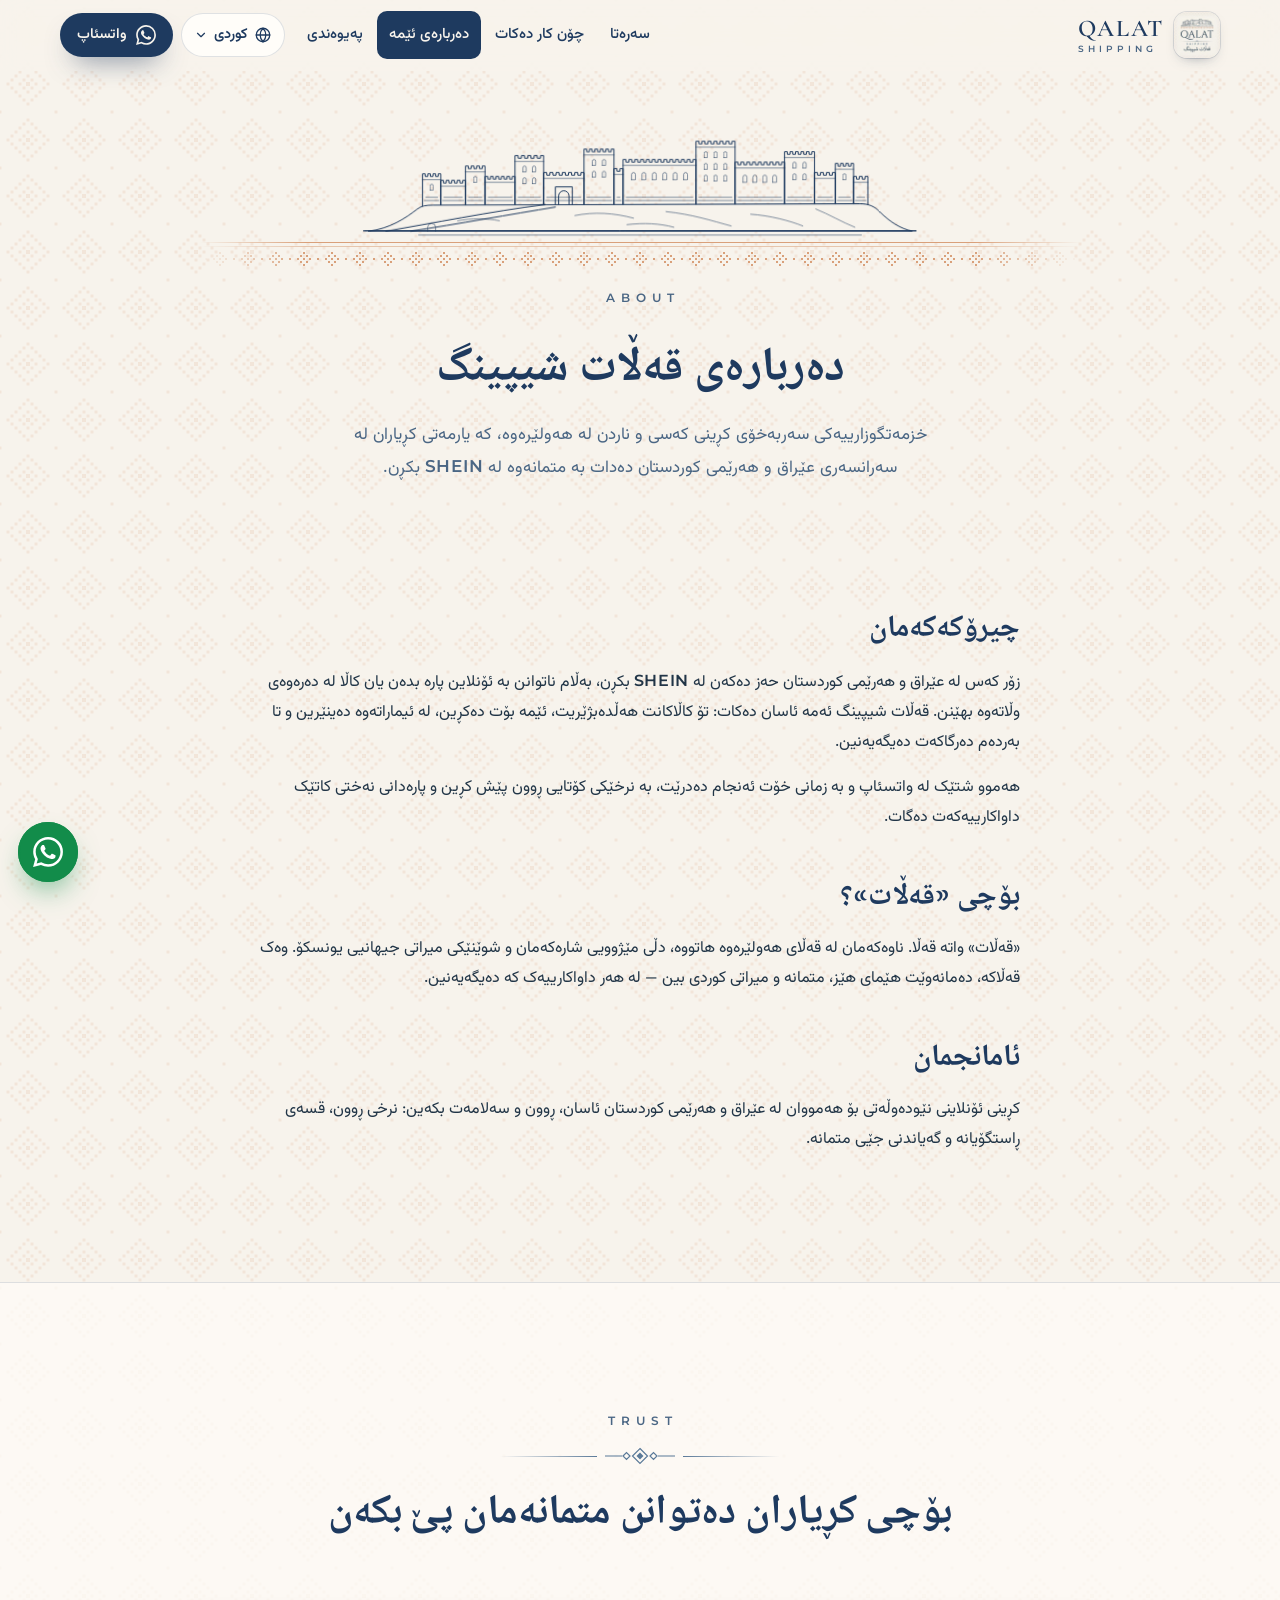
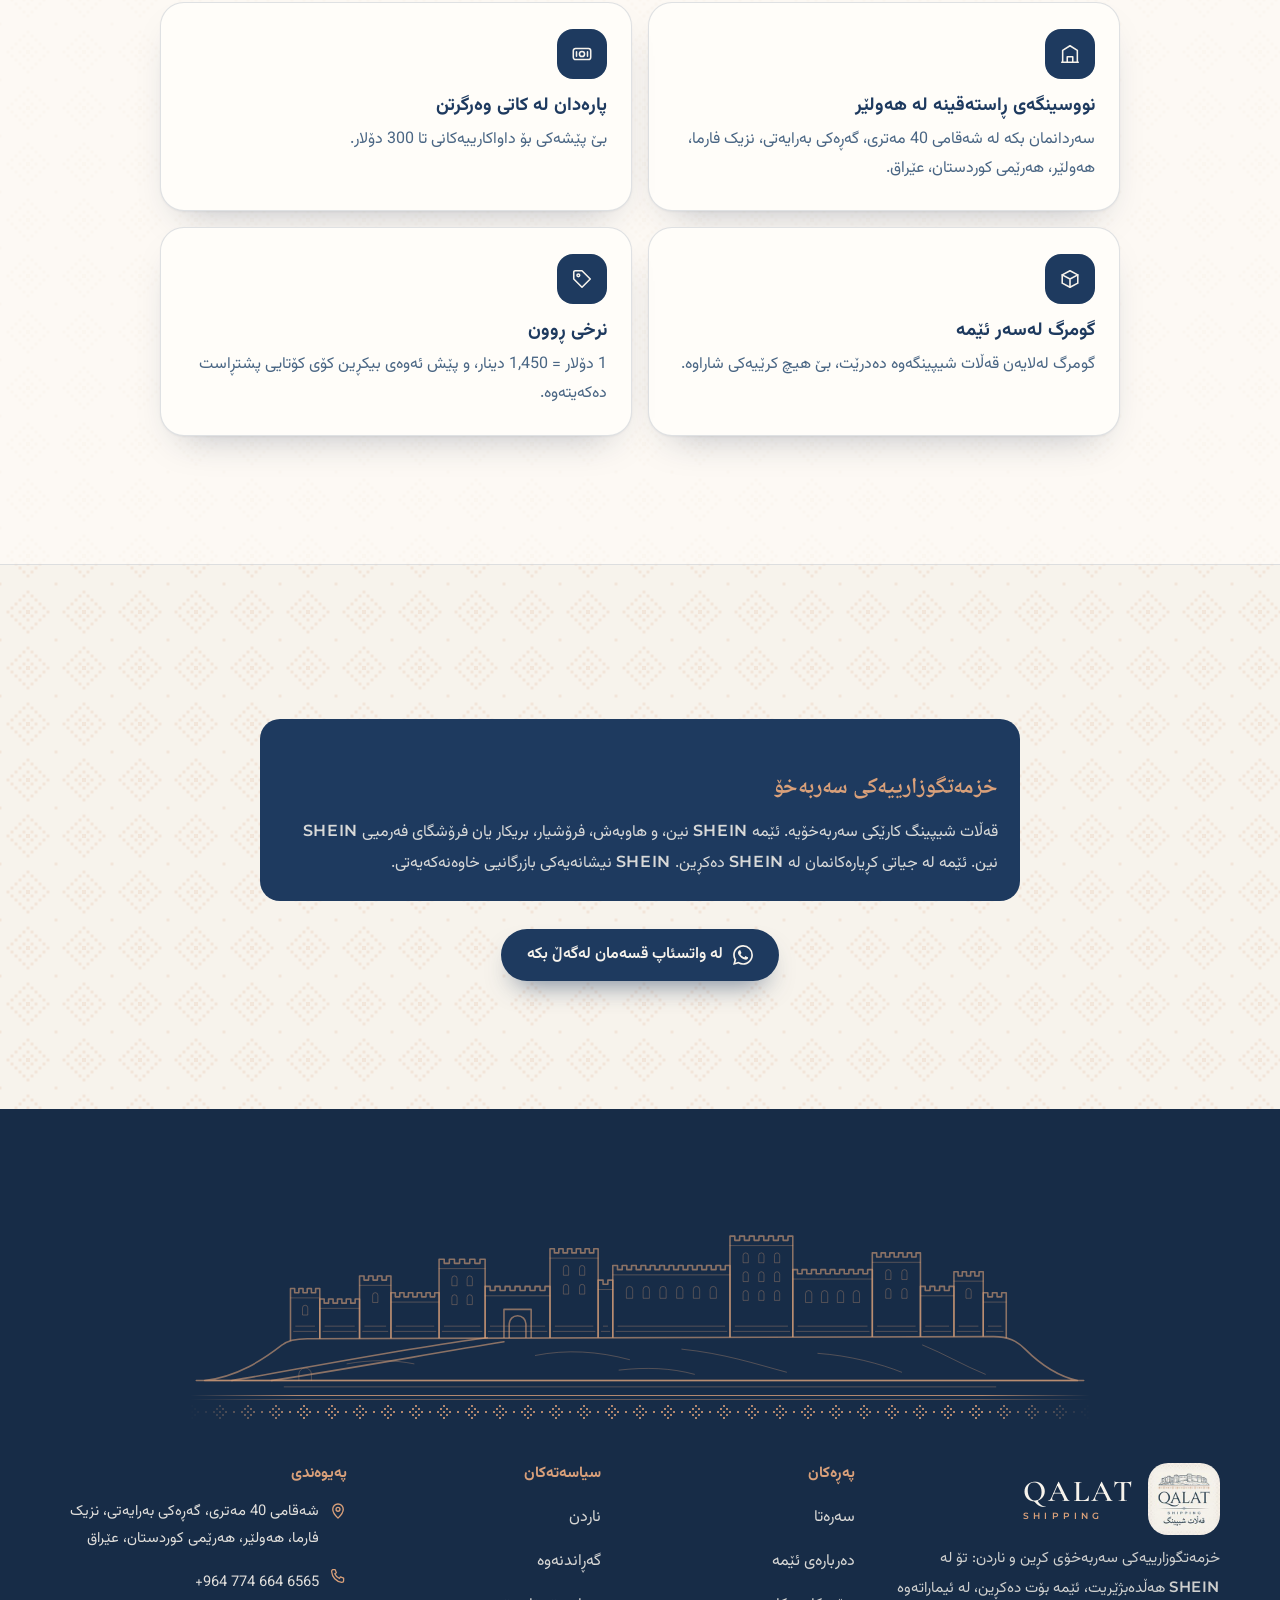
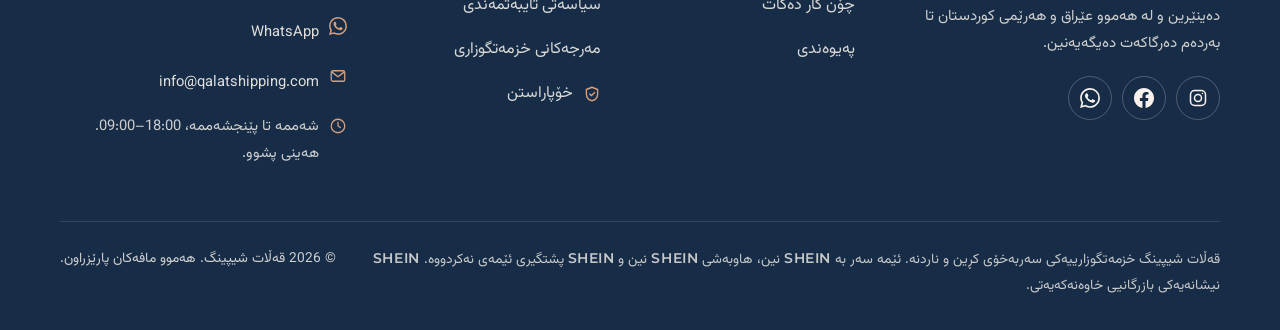
<file: about.html>
<!DOCTYPE html>
<html lang="ckb" dir="rtl">
<head>
<meta charset="utf-8">
<meta name="viewport" content="width=device-width, initial-scale=1, viewport-fit=cover">
<title>دەربارەی ئێمە | قەڵات شیپینگ</title>
<meta name="description" content="قەڵات شیپینگ خزمەتگوزارییەکی سەربەخۆی کڕینی کەسی و ناردنە و نووسینگەیەکی ڕاستەقینەی لە هەولێر هەیە. چیرۆکەکەمان، ناوەکەمان و هۆی متمانەی کڕیاران پێمان بناسە.">
<meta name="facebook-domain-verification" content="PASTE_CODE_FROM_META" />
<meta name="robots" content="index, follow">
<meta name="theme-color" content="#1E3A5F">
<meta name="format-detection" content="telephone=no">
<link rel="canonical" href="https://www.qalatshipping.com/about">
<link rel="alternate" hreflang="ckb" href="https://www.qalatshipping.com/about?lang=ku">
<link rel="alternate" hreflang="ar" href="https://www.qalatshipping.com/about?lang=ar">
<link rel="alternate" hreflang="en" href="https://www.qalatshipping.com/about?lang=en">
<link rel="alternate" hreflang="x-default" href="https://www.qalatshipping.com/about">
<meta property="og:type" content="website">
<meta property="og:site_name" content="Qalat Shipping | قەڵات شیپینگ">
<meta property="og:title" content="دەربارەی ئێمە | قەڵات شیپینگ">
<meta property="og:description" content="قەڵات شیپینگ خزمەتگوزارییەکی سەربەخۆی کڕینی کەسی و ناردنە و نووسینگەیەکی ڕاستەقینەی لە هەولێر هەیە. چیرۆکەکەمان، ناوەکەمان و هۆی متمانەی کڕیاران پێمان بناسە.">
<meta property="og:url" content="https://www.qalatshipping.com/about">
<meta property="og:image" content="https://www.qalatshipping.com/assets/og-image.jpg">
<meta property="og:image:width" content="1200">
<meta property="og:image:height" content="630">
<meta property="og:image:alt" content="Qalat Shipping logo — Erbil Citadel line drawing">
<meta property="og:locale" content="ku_IQ">
<meta property="og:locale:alternate" content="ar_IQ">
<meta property="og:locale:alternate" content="en_US">
<meta name="twitter:card" content="summary_large_image">
<meta name="twitter:title" content="دەربارەی ئێمە | قەڵات شیپینگ">
<meta name="twitter:description" content="قەڵات شیپینگ خزمەتگوزارییەکی سەربەخۆی کڕینی کەسی و ناردنە و نووسینگەیەکی ڕاستەقینەی لە هەولێر هەیە. چیرۆکەکەمان، ناوەکەمان و هۆی متمانەی کڕیاران پێمان بناسە.">
<meta name="twitter:image" content="https://www.qalatshipping.com/assets/og-image.jpg">
<link rel="icon" href="assets/favicon.svg" type="image/svg+xml">
<link rel="icon" href="assets/favicon-32.png" sizes="32x32" type="image/png">
<link rel="apple-touch-icon" href="assets/apple-touch-icon.png">
<link rel="preconnect" href="https://fonts.googleapis.com">
<link rel="preconnect" href="https://fonts.gstatic.com" crossorigin>
<link rel="stylesheet" href="https://fonts.googleapis.com/css2?family=Cormorant+Garamond:ital,wght@0,500;0,600;0,700;1,500&family=Montserrat:wght@400;500;600;700&family=Noto+Naskh+Arabic:wght@600;700&family=Vazirmatn:wght@400;500;600;700&display=swap">
<link rel="stylesheet" href="assets/style.css">
<script>
(function () {
  var l = 'ku', m = { ku: ['ckb', 'rtl'], ar: ['ar', 'rtl'], en: ['en', 'ltr'] };
  try { l = new URLSearchParams(location.search).get('lang') || localStorage.getItem('qalat-lang') || l; } catch (e) {}
  var v = m[l] || m.ku, h = document.documentElement;
  h.lang = v[0]; h.dir = v[1]; h.classList.add('js');
})();
</script>
<script src="assets/config.js" defer></script>
<script src="assets/i18n.js" defer></script>
<script src="assets/main.js" defer></script>
<script type="application/ld+json">
{
  "@context": "https://schema.org",
  "@type": "LocalBusiness",
  "@id": "https://www.qalatshipping.com/#business",
  "name": "Qalat Shipping",
  "alternateName": [
    "قەڵات شیپینگ",
    "قلات شيبينغ"
  ],
  "description": "Independent personal-shopping and shipping service: customers choose items on SHEIN, we purchase on their behalf, ship from the UAE and deliver anywhere in Iraq and the Kurdistan Region. Not affiliated with SHEIN.",
  "url": "https://www.qalatshipping.com/",
  "logo": "https://www.qalatshipping.com/assets/logo-512.jpg",
  "image": "https://www.qalatshipping.com/assets/og-image.jpg",
  "telephone": "+9647746646565",
  "email": "info@qalatshipping.com",
  "priceRange": "$$",
  "paymentAccepted": "Cash on delivery",
  "currenciesAccepted": "IQD",
  "address": {
    "@type": "PostalAddress",
    "streetAddress": "40 Meter Street, Brayati, near Pharma",
    "addressLocality": "Erbil",
    "addressRegion": "Kurdistan Region",
    "addressCountry": "IQ"
  },
  "geo": {
    "@type": "GeoCoordinates",
    "latitude": 36.200478,
    "longitude": 44.039223
  },
  "hasMap": "https://www.google.com/maps?q=36.2004780,44.0392230",
  "openingHoursSpecification": [
    {
      "@type": "OpeningHoursSpecification",
      "dayOfWeek": [
        "Saturday",
        "Sunday",
        "Monday",
        "Tuesday",
        "Wednesday",
        "Thursday"
      ],
      "opens": "09:00",
      "closes": "18:00"
    }
  ],
  "areaServed": {
    "@type": "Country",
    "name": "Iraq"
  },
  "sameAs": [
    "https://www.instagram.com/qalat.shipping",
    "https://www.facebook.com/share/1C8g9AsxWR/"
  ]
}
</script>
</head>
<body data-page="about">
<svg width="0" height="0" style="position:absolute" aria-hidden="true" focusable="false">
  <symbol id="i-wa" viewBox="0 0 24 24"><path fill="currentColor" d="M17.472 14.382c-.297-.149-1.758-.867-2.03-.967-.273-.099-.471-.148-.67.15-.197.297-.767.966-.94 1.164-.173.199-.347.223-.644.075-.297-.15-1.255-.463-2.39-1.475-.883-.788-1.48-1.761-1.653-2.059-.173-.297-.018-.458.13-.606.134-.133.298-.347.446-.52.149-.174.198-.298.298-.497.099-.198.05-.371-.025-.52-.075-.149-.669-1.612-.916-2.207-.242-.579-.487-.5-.669-.51-.173-.008-.371-.01-.57-.01-.198 0-.52.074-.792.372-.272.297-1.04 1.016-1.04 2.479 0 1.462 1.065 2.875 1.213 3.074.149.198 2.096 3.2 5.077 4.487.709.306 1.262.489 1.694.625.712.227 1.36.195 1.871.118.571-.085 1.758-.719 2.006-1.413.248-.694.248-1.289.173-1.413-.074-.124-.272-.198-.57-.347m-5.421 7.403h-.004a9.87 9.87 0 01-5.031-1.378l-.361-.214-3.741.982.998-3.648-.235-.374a9.86 9.86 0 01-1.51-5.26c.001-5.45 4.436-9.884 9.888-9.884 2.64 0 5.122 1.03 6.988 2.898a9.825 9.825 0 012.893 6.994c-.003 5.45-4.437 9.884-9.885 9.884m8.413-18.297A11.815 11.815 0 0012.05 0C5.495 0 .16 5.335.157 11.892c0 2.096.547 4.142 1.588 5.945L.057 24l6.305-1.654a11.882 11.882 0 005.683 1.448h.005c6.554 0 11.89-5.335 11.893-11.893a11.821 11.821 0 00-3.48-8.413z"/></symbol>
  <symbol id="i-fb" viewBox="0 0 24 24"><path fill="currentColor" d="M24 12.073c0-6.627-5.373-12-12-12s-12 5.373-12 12c0 5.99 4.388 10.954 10.125 11.854v-8.385H7.078v-3.47h3.047V9.43c0-3.007 1.792-4.669 4.533-4.669 1.312 0 2.686.235 2.686.235v2.953H15.83c-1.491 0-1.956.925-1.956 1.874v2.25h3.328l-.532 3.47h-2.796v8.385C19.612 23.027 24 18.062 24 12.073z"/></symbol>
  <symbol id="i-ig" viewBox="0 0 24 24" fill="none" stroke="currentColor" stroke-width="1.8"><rect x="3" y="3" width="18" height="18" rx="5"/><circle cx="12" cy="12" r="4.2"/><circle cx="17.3" cy="6.7" r=".9" fill="currentColor" stroke="none"/></symbol>
  <symbol id="i-plane" viewBox="0 0 24 24" fill="none" stroke="currentColor" stroke-width="1.7" stroke-linecap="round" stroke-linejoin="round"><path d="M21.5 3.5l-19 7.5 7 2.5 2.5 7z"/><path d="M21.5 3.5L9.5 13.5"/></symbol>
  <symbol id="i-box" viewBox="0 0 24 24" fill="none" stroke="currentColor" stroke-width="1.7" stroke-linecap="round" stroke-linejoin="round"><path d="M3.5 7.5L12 3l8.5 4.5v9L12 21l-8.5-4.5z"/><path d="M3.5 7.5L12 12l8.5-4.5M12 12v9"/></symbol>
  <symbol id="i-cash" viewBox="0 0 24 24" fill="none" stroke="currentColor" stroke-width="1.7" stroke-linecap="round" stroke-linejoin="round"><rect x="2.5" y="6" width="19" height="12" rx="2.5"/><circle cx="12" cy="12" r="2.8"/><path d="M6 9.5v5M18 9.5v5"/></symbol>
  <symbol id="i-truck" viewBox="0 0 24 24" fill="none" stroke="currentColor" stroke-width="1.7" stroke-linecap="round" stroke-linejoin="round"><path d="M2 6.5h11v9H2zM13 9.5h4.2l3.3 3.3v2.7H13z"/><circle cx="6" cy="17.5" r="1.9"/><circle cx="17" cy="17.5" r="1.9"/></symbol>
  <symbol id="i-clock" viewBox="0 0 24 24" fill="none" stroke="currentColor" stroke-width="1.7" stroke-linecap="round" stroke-linejoin="round"><circle cx="12" cy="12" r="9"/><path d="M12 7v5l3.2 2"/></symbol>
  <symbol id="i-pin" viewBox="0 0 24 24" fill="none" stroke="currentColor" stroke-width="1.8" stroke-linecap="round" stroke-linejoin="round"><path d="M12 21.5s-7-6.4-7-11.8a7 7 0 0114 0c0 5.4-7 11.8-7 11.8z"/><circle cx="12" cy="9.7" r="2.6"/></symbol>
  <symbol id="i-globe" viewBox="0 0 24 24" fill="none" stroke="currentColor" stroke-width="1.7" stroke-linecap="round" stroke-linejoin="round"><circle cx="12" cy="12" r="9"/><path d="M3 12h18M12 3c2.6 2.6 3.8 5.6 3.8 9s-1.2 6.4-3.8 9c-2.6-2.6-3.8-5.6-3.8-9S9.4 5.6 12 3z"/></symbol>
  <symbol id="i-chev" viewBox="0 0 24 24" fill="none" stroke="currentColor" stroke-width="2" stroke-linecap="round" stroke-linejoin="round"><path d="M6 9l6 6 6-6"/></symbol>
  <symbol id="i-menu" viewBox="0 0 24 24" fill="none" stroke="currentColor" stroke-width="1.8" stroke-linecap="round"><path d="M4 7h16M4 12h16M4 17h16"/></symbol>
  <symbol id="i-close" viewBox="0 0 24 24" fill="none" stroke="currentColor" stroke-width="1.8" stroke-linecap="round"><path d="M6 6l12 12M18 6L6 18"/></symbol>
  <symbol id="i-arrow" viewBox="0 0 24 24" fill="none" stroke="currentColor" stroke-width="1.8" stroke-linecap="round" stroke-linejoin="round"><path d="M5 12h14M13 6l6 6-6 6"/></symbol>
  <symbol id="i-check" viewBox="0 0 24 24" fill="none" stroke="currentColor" stroke-width="2" stroke-linecap="round" stroke-linejoin="round"><path d="M5 12.5l4.5 4.5L19 7.5"/></symbol>
  <symbol id="i-bag" viewBox="0 0 24 24" fill="none" stroke="currentColor" stroke-width="1.7" stroke-linecap="round" stroke-linejoin="round"><path d="M5 8h14l-1.2 12.5H6.2z"/><path d="M9 8V6.5a3 3 0 016 0V8"/></symbol>
  <symbol id="i-chat" viewBox="0 0 24 24" fill="none" stroke="currentColor" stroke-width="1.7" stroke-linecap="round" stroke-linejoin="round"><path d="M20.5 11.5a8.5 8.5 0 01-12.4 7.6L3.5 20.5l1.4-4.4a8.5 8.5 0 1115.6-4.6z"/><path d="M8.5 10.5h7M8.5 13.5h4.5"/></symbol>
  <symbol id="i-confirm" viewBox="0 0 24 24" fill="none" stroke="currentColor" stroke-width="1.7" stroke-linecap="round" stroke-linejoin="round"><circle cx="12" cy="12" r="9"/><path d="M8 12.3l2.7 2.7L16 9.5"/></symbol>
  <symbol id="i-home" viewBox="0 0 24 24" fill="none" stroke="currentColor" stroke-width="1.7" stroke-linecap="round" stroke-linejoin="round"><path d="M4 10.5L12 4l8 6.5V20H4z"/><path d="M10 20v-5.5h4V20"/></symbol>
  <symbol id="i-phone" viewBox="0 0 24 24" fill="none" stroke="currentColor" stroke-width="1.7" stroke-linecap="round" stroke-linejoin="round"><path d="M5 3.5h3.2l1.6 4.2-2.1 1.4a11 11 0 006.2 6.2l1.4-2.1 4.2 1.6V18a2.5 2.5 0 01-2.5 2.5A15.5 15.5 0 013.5 6 2.5 2.5 0 015 3.5z"/></symbol>
  <symbol id="i-mobile" viewBox="0 0 24 24" fill="none" stroke="currentColor" stroke-width="1.7" stroke-linecap="round" stroke-linejoin="round"><rect x="6.5" y="2.5" width="11" height="19" rx="2.5"/><path d="M10.5 18.5h3"/></symbol>
  <symbol id="i-mail" viewBox="0 0 24 24" fill="none" stroke="currentColor" stroke-width="1.7" stroke-linecap="round" stroke-linejoin="round"><rect x="3" y="5" width="18" height="14" rx="2.5"/><path d="M3.5 6.5l8.5 6.5 8.5-6.5"/></symbol>
  <symbol id="i-shield" viewBox="0 0 24 24" fill="none" stroke="currentColor" stroke-width="1.8" stroke-linecap="round" stroke-linejoin="round"><path d="M12 3l7.5 3v5.5c0 4.6-3.2 8.3-7.5 9.5-4.3-1.2-7.5-4.9-7.5-9.5V6z"/><path d="M9 12l2.2 2.2L15.5 10"/></symbol>
  <symbol id="i-print" viewBox="0 0 24 24" fill="none" stroke="currentColor" stroke-width="1.7" stroke-linecap="round" stroke-linejoin="round"><path d="M7 8V3.5h10V8"/><rect x="3.5" y="8" width="17" height="8.5" rx="2"/><path d="M7 14h10v6.5H7z"/></symbol>
  <symbol id="i-building" viewBox="0 0 24 24" fill="none" stroke="currentColor" stroke-width="1.7" stroke-linecap="round" stroke-linejoin="round"><path d="M4 21V8l8-5 8 5v13"/><path d="M9 21v-6h6v6M3 21h18"/></symbol>
  <symbol id="i-tag" viewBox="0 0 24 24" fill="none" stroke="currentColor" stroke-width="1.7" stroke-linecap="round" stroke-linejoin="round"><path d="M3 12V4.5A1.5 1.5 0 014.5 3H12l9 9-9 9z"/><circle cx="8" cy="8" r="1.5"/></symbol>
  <symbol id="i-ruler" viewBox="0 0 24 24" fill="none" stroke="currentColor" stroke-width="1.7" stroke-linecap="round" stroke-linejoin="round"><path d="M3.5 15.5l12-12 5 5-12 12z"/><path d="M7 12l2 2M10 9l2 2M13 6l2 2"/></symbol>
  <symbol id="i-user" viewBox="0 0 24 24" fill="none" stroke="currentColor" stroke-width="1.7" stroke-linecap="round" stroke-linejoin="round"><circle cx="12" cy="8.5" r="3.8"/><path d="M4.5 20.5c.9-4 3.8-6 7.5-6s6.6 2 7.5 6"/></symbol>
  <symbol id="i-diamond" viewBox="0 0 24 24"><path fill="currentColor" d="M12 3l9 9-9 9-9-9z"/></symbol>
</svg>

<a class="skip-link" href="#main" data-i18n="a11y.skip"></a>

<header class="site-header" id="siteHeader">
  <div class="container header-inner">
    <a class="brand" href="index.html" data-i18n-attr="aria-label:a11y.home">
      <img class="brand-logo" src="assets/logo-192.jpg" width="46" height="46" alt="Qalat Shipping logo" data-i18n-attr="alt:a11y.logo">
      <span class="brand-text" aria-hidden="true"><span class="brand-name">QALAT</span><span class="brand-sub">SHIPPING</span></span>
    </a>
    <nav class="main-nav" id="mainNav" data-i18n-attr="aria-label:a11y.nav">
      <ul>
        <li><a href="index.html" data-nav="home" data-i18n="nav.home">Home</a></li>
        <li><a href="how-it-works.html" data-nav="how" data-i18n="nav.how">How it works</a></li>
        <li><a href="about.html" data-nav="about" data-i18n="nav.about">About</a></li>
        <li><a href="contact.html" data-nav="contact" data-i18n="nav.contact">Contact</a></li>
      </ul>
    </nav>
    <div class="header-actions">
      <div class="lang">
        <button class="lang-btn" id="langBtn" type="button" aria-haspopup="true" aria-expanded="false" aria-controls="langMenu" data-i18n-attr="title:a11y.lang;aria-label:a11y.lang">
          <svg class="ic" aria-hidden="true"><use href="#i-globe"/></svg><span id="langCurrent" class="lbl-long"></span><span id="langShort" class="lbl-short" aria-hidden="true"></span><svg class="ic chev" aria-hidden="true"><use href="#i-chev"/></svg>
        </button>
        <ul class="lang-menu" id="langMenu" hidden>
          <li><button type="button" data-lang="ku" lang="ckb" dir="rtl">کوردی<svg class="ic" aria-hidden="true"><use href="#i-check"/></svg></button></li>
          <li><button type="button" data-lang="ar" lang="ar" dir="rtl">العربية<svg class="ic" aria-hidden="true"><use href="#i-check"/></svg></button></li>
          <li><button type="button" data-lang="en" lang="en" dir="ltr">English<svg class="ic" aria-hidden="true"><use href="#i-check"/></svg></button></li>
        </ul>
      </div>
      <a class="btn btn-primary btn-wa-sm" data-wa="greet" href="https://wa.me/9647746646565" data-i18n-attr="aria-label:a11y.wa"><svg class="ic" aria-hidden="true"><use href="#i-wa"/></svg><span class="lbl" data-i18n="header.wa">WhatsApp</span></a>
      <button class="menu-btn" id="menuBtn" type="button" aria-expanded="false" aria-controls="mainNav" data-i18n-attr="aria-label:a11y.menu"><svg class="ic i-open" aria-hidden="true"><use href="#i-menu"/></svg><svg class="ic i-close" aria-hidden="true"><use href="#i-close"/></svg></button>
    </div>
  </div>
</header>

<noscript><div class="noscript"><strong>Qalat Shipping — قەڵات شیپینگ</strong><br>40 Meter Street, Brayati, near Pharma, Erbil, Kurdistan Region, Iraq<br>WhatsApp / Phone: <a href="https://wa.me/9647746646565">+964 774 664 6565</a> · <a href="mailto:info@qalatshipping.com">info@qalatshipping.com</a><br>Saturday–Thursday 09:00–18:00, Friday closed.<br>Independent service, not affiliated with SHEIN.</div></noscript>

<main id="main">
<section class="page-hero">
  <div class="container">
    <div class="citadel animate" data-citadel aria-hidden="true"></div>
    <div class="kilim-band" aria-hidden="true"></div>
    <p class="kicker" dir="ltr" aria-hidden="true" style="margin-top:22px">ABOUT</p>
    <h1 id="pageTitle" data-i18n="about.title"></h1>
    <p class="lead" data-i18n="about.lead"></p>
  </div>
</section>
<section class="section" style="padding-top:20px">
  <div class="container prose reveal">
    <h2 data-i18n="about.storyTitle"></h2>
    <p data-i18n="about.story1"></p>
    <p data-i18n="about.story2"></p>
    <h2 data-i18n="about.nameTitle"></h2>
    <p data-i18n="about.name"></p>
    <h2 data-i18n="about.missionTitle"></h2>
    <p data-i18n="about.mission"></p>
  </div>
</section>
<section class="section section-alt" aria-labelledby="trustTitle">
  <div class="container">
    <header class="section-head reveal">
      <p class="kicker" dir="ltr" aria-hidden="true">TRUST</p>
      <div class="orn" aria-hidden="true"><span></span></div>
      <h2 id="trustTitle" data-i18n="about.trustTitle"></h2>
      
    </header>
    <div class="card-grid stagger" style="max-width:960px;margin-inline:auto">
      <div class="card"><span class="ic-wrap"><svg class="ic" aria-hidden="true"><use href="#i-building"/></svg></span><h3 data-i18n="about.t1.t"></h3><p data-i18n="about.t1.d"></p></div>
      <div class="card"><span class="ic-wrap"><svg class="ic" aria-hidden="true"><use href="#i-cash"/></svg></span><h3 data-i18n="about.t2.t"></h3><p data-i18n="about.t2.d"></p></div>
      <div class="card"><span class="ic-wrap"><svg class="ic" aria-hidden="true"><use href="#i-box"/></svg></span><h3 data-i18n="about.t3.t"></h3><p data-i18n="about.t3.d"></p></div>
      <div class="card"><span class="ic-wrap"><svg class="ic" aria-hidden="true"><use href="#i-tag"/></svg></span><h3 data-i18n="about.t4.t"></h3><p data-i18n="about.t4.d"></p></div>
    </div>
  </div>
</section>
<section class="section">
  <div class="container prose">
    <div class="note-card on-dark reveal">
      <h2 style="font-size:1.4rem" data-i18n="about.indTitle"></h2>
      <p data-i18n="about.ind"></p>
    </div>
    <p class="more-link reveal"><a class="btn btn-primary" data-wa="greet" href="https://wa.me/9647746646565"><svg class="ic" aria-hidden="true"><use href="#i-wa"/></svg><span data-i18n="about.cta"></span></a></p>
  </div>
</section>
</main>

<footer class="site-footer on-dark">
  <div class="container">
    <div class="footer-art citadel" data-citadel aria-hidden="true"></div>
    <div class="footer-band" aria-hidden="true"></div>
    <div class="footer-grid">
      <div>
        <div class="footer-brand">
          <img src="assets/logo-192.jpg" width="72" height="72" alt="Qalat Shipping logo" data-i18n-attr="alt:a11y.logo" loading="lazy">
          <span class="brand-text" aria-hidden="true"><span class="brand-name">QALAT</span><span class="brand-sub">SHIPPING</span></span>
        </div>
        <p class="footer-story" data-i18n="footer.desc"></p>
        <div class="social" data-i18n-attr="aria-label:a11y.social" role="group">
          <a data-href="instagram" href="https://www.instagram.com/qalat.shipping" aria-label="Instagram"><svg class="ic" aria-hidden="true"><use href="#i-ig"/></svg></a>
          <a data-href="facebook" href="https://www.facebook.com/share/1C8g9AsxWR/" aria-label="Facebook"><svg class="ic" aria-hidden="true"><use href="#i-fb"/></svg></a>
          <a data-wa="greet" href="https://wa.me/9647746646565" aria-label="WhatsApp"><svg class="ic" aria-hidden="true"><use href="#i-wa"/></svg></a>
        </div>
      </div>
      <nav class="footer-col" aria-labelledby="fExplore">
        <h3 id="fExplore" data-i18n="footer.explore"></h3>
        <ul>
          <li><a href="index.html" data-i18n="nav.home"></a></li>
          <li><a href="about.html" data-i18n="nav.about"></a></li>
          <li><a href="how-it-works.html" data-i18n="nav.how"></a></li>
          <li><a href="contact.html" data-i18n="nav.contact"></a></li>
        </ul>
      </nav>
      <nav class="footer-col" aria-labelledby="fPolicies">
        <h3 id="fPolicies" data-i18n="footer.policies"></h3>
        <ul>
          <li><a href="shipping.html" data-i18n="nav.shipping"></a></li>
          <li><a href="returns.html" data-i18n="nav.returns"></a></li>
          <li><a href="privacy.html" data-i18n="nav.privacy"></a></li>
          <li><a href="terms.html" data-i18n="nav.terms"></a></li>
          <li><a href="contact.html#stay-safe"><svg class="ic" aria-hidden="true"><use href="#i-shield"/></svg><span data-i18n="nav.safe"></span></a></li>
        </ul>
      </nav>
      <div class="footer-col">
        <h3 data-i18n="footer.contact"></h3>
        <address>
          <div><svg class="ic" aria-hidden="true"><use href="#i-pin"/></svg><a data-href="map" href="https://www.google.com/maps?q=36.2004780,44.0392230" data-tpl="{address}"></a></div>
          <div><svg class="ic" aria-hidden="true"><use href="#i-phone"/></svg><a data-href="phone" href="tel:+9647746646565"><span dir="ltr" data-cfg="phone">+964 774 664 6565</span></a></div>
          <div><svg class="ic" aria-hidden="true"><use href="#i-wa"/></svg><a data-wa="greet" href="https://wa.me/9647746646565"><span dir="ltr">WhatsApp</span></a></div>
          <div><svg class="ic" aria-hidden="true"><use href="#i-mail"/></svg><a data-href="email" href="mailto:info@qalatshipping.com"><span dir="ltr" data-cfg="email">info@qalatshipping.com</span></a></div>
          <div><svg class="ic" aria-hidden="true"><use href="#i-clock"/></svg><span data-tpl="{hours}"></span></div>
        </address>
      </div>
    </div>
    <div class="footer-bottom">
      <p class="disclaimer" data-i18n="footer.disclaimer"></p>
      <p data-i18n="footer.rights"></p>
    </div>
  </div>
</footer>

<a class="wa-float" data-wa="greet" href="https://wa.me/9647746646565" data-i18n-attr="aria-label:a11y.wa"><svg class="ic" aria-hidden="true"><use href="#i-wa"/></svg></a>
</body>
</html>
</file>
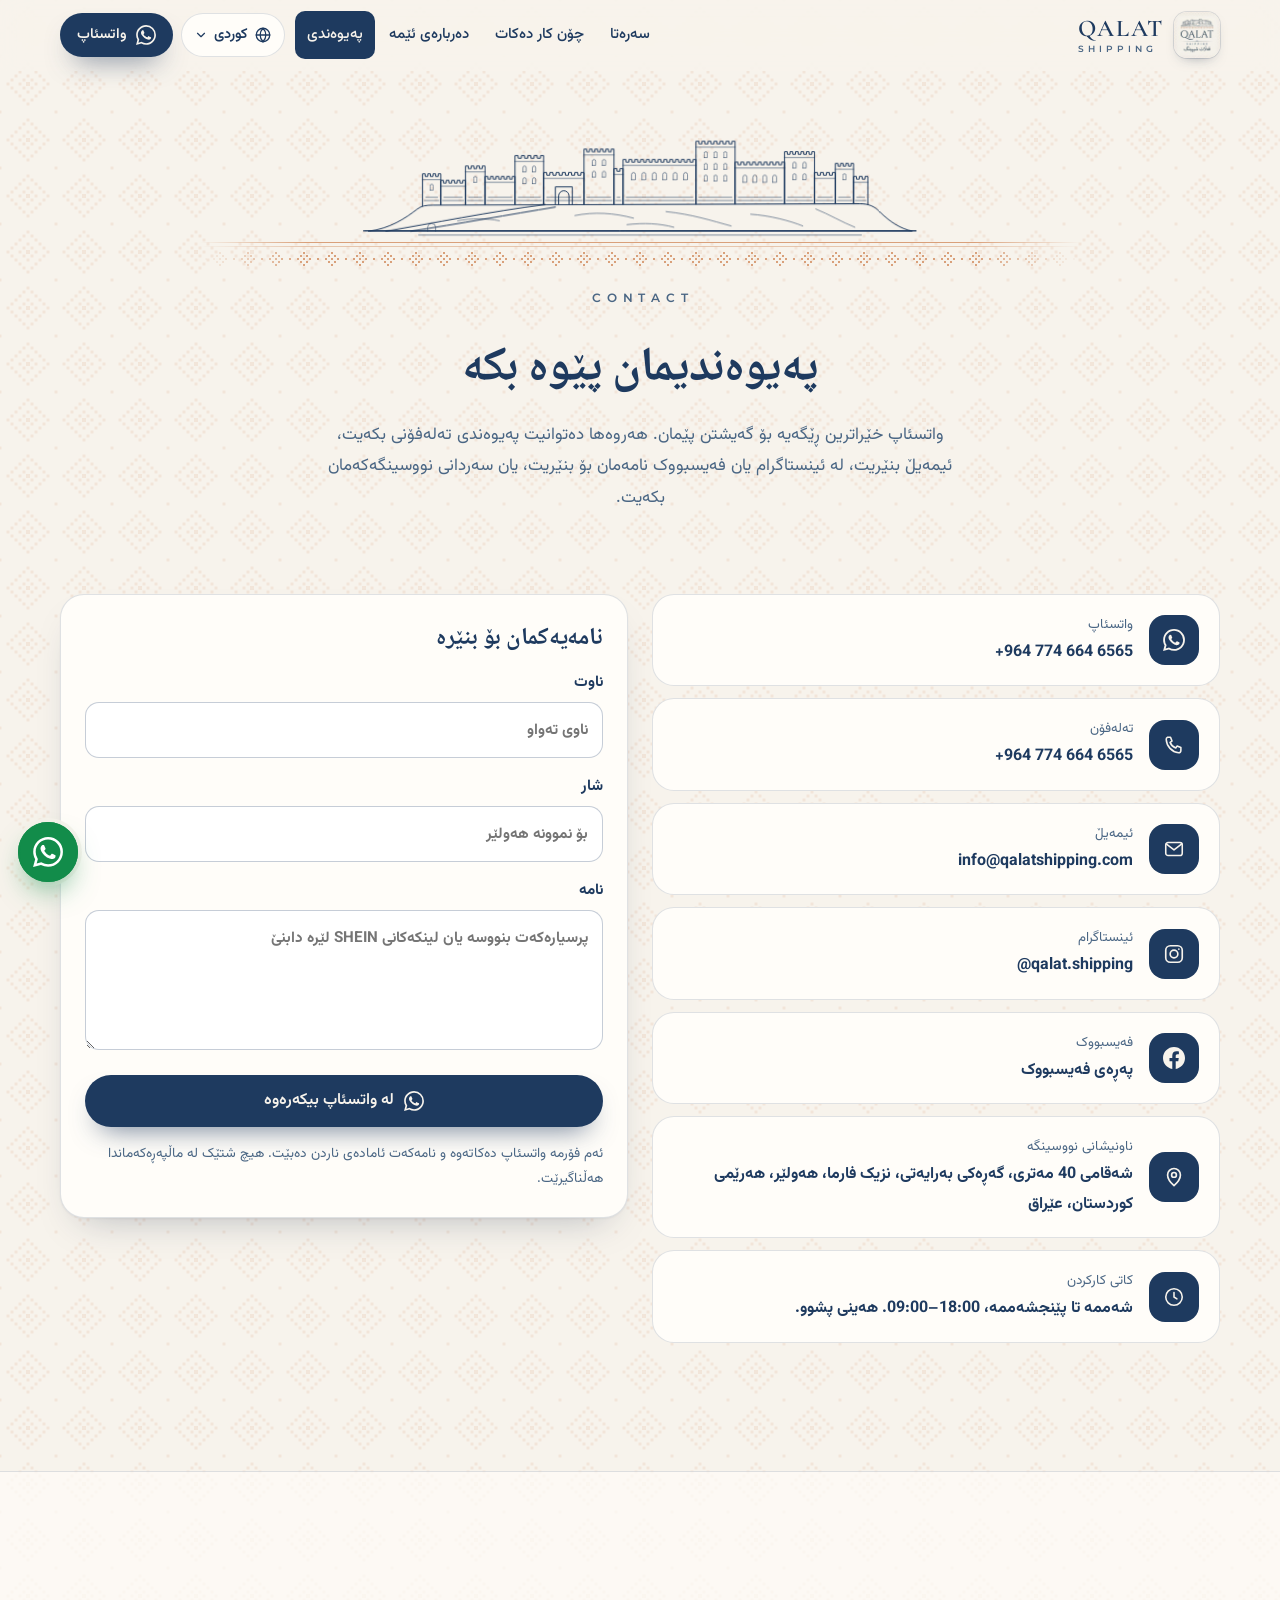
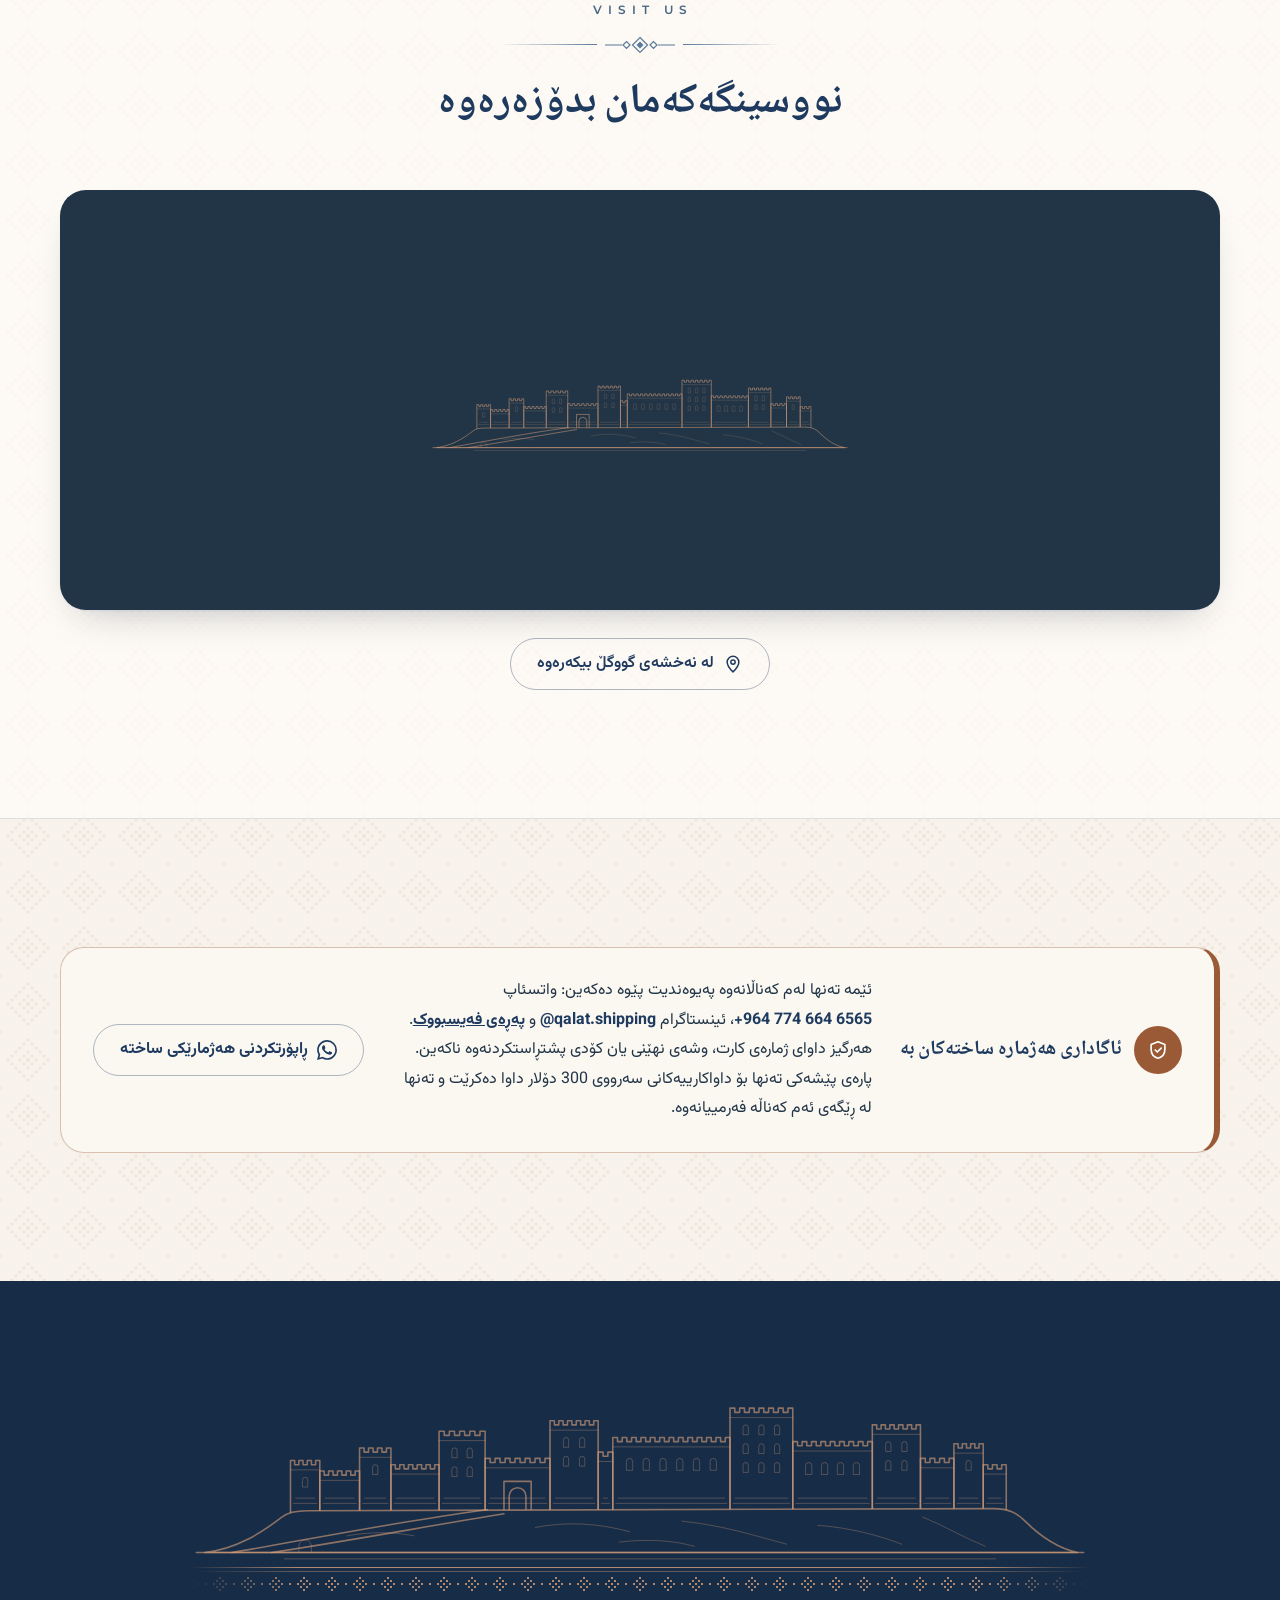
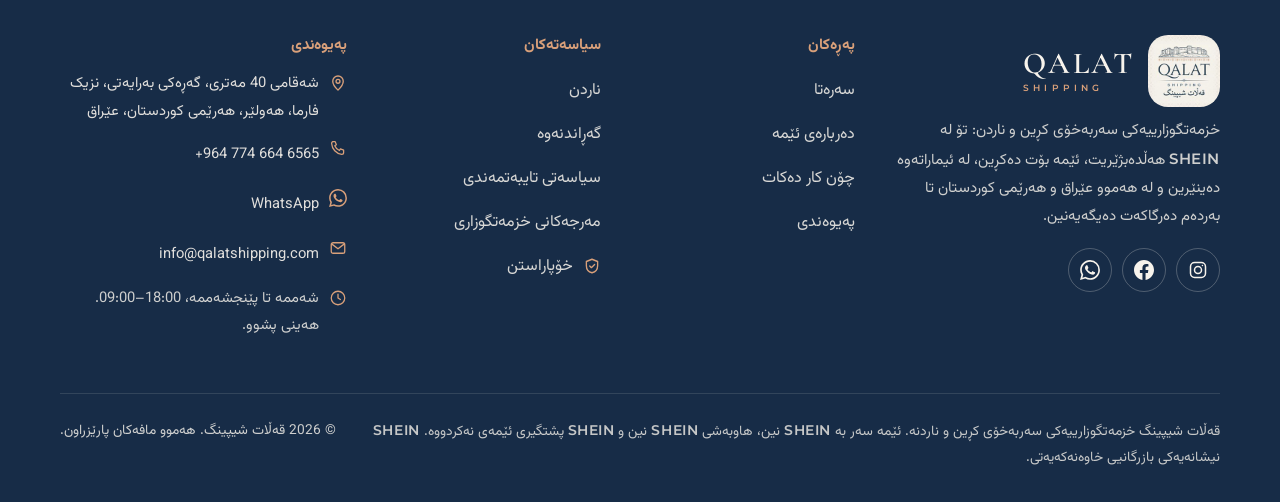
<file: contact.html>
<!DOCTYPE html>
<html lang="ckb" dir="rtl">
<head>
<meta charset="utf-8">
<meta name="viewport" content="width=device-width, initial-scale=1, viewport-fit=cover">
<title>پەیوەندیمان پێوە بکە | قەڵات شیپینگ</title>
<meta name="description" content="لە ڕێگەی واتسئاپ، تەلەفۆن، ئیمەیڵ، ئینستاگرام یان فەیسبووکەوە پەیوەندی بە قەڵات شیپینگەوە بکە، یان سەردانی نووسینگەکەمان بکە لە شەقامی 40 مەتری، بەرایەتی، هەولێر.">
<meta name="facebook-domain-verification" content="PASTE_CODE_FROM_META" />
<meta name="robots" content="index, follow">
<meta name="theme-color" content="#1E3A5F">
<meta name="format-detection" content="telephone=no">
<link rel="canonical" href="https://www.qalatshipping.com/contact">
<link rel="alternate" hreflang="ckb" href="https://www.qalatshipping.com/contact?lang=ku">
<link rel="alternate" hreflang="ar" href="https://www.qalatshipping.com/contact?lang=ar">
<link rel="alternate" hreflang="en" href="https://www.qalatshipping.com/contact?lang=en">
<link rel="alternate" hreflang="x-default" href="https://www.qalatshipping.com/contact">
<meta property="og:type" content="website">
<meta property="og:site_name" content="Qalat Shipping | قەڵات شیپینگ">
<meta property="og:title" content="پەیوەندیمان پێوە بکە | قەڵات شیپینگ">
<meta property="og:description" content="لە ڕێگەی واتسئاپ، تەلەفۆن، ئیمەیڵ، ئینستاگرام یان فەیسبووکەوە پەیوەندی بە قەڵات شیپینگەوە بکە، یان سەردانی نووسینگەکەمان بکە لە شەقامی 40 مەتری، بەرایەتی، هەولێر.">
<meta property="og:url" content="https://www.qalatshipping.com/contact">
<meta property="og:image" content="https://www.qalatshipping.com/assets/og-image.jpg">
<meta property="og:image:width" content="1200">
<meta property="og:image:height" content="630">
<meta property="og:image:alt" content="Qalat Shipping logo — Erbil Citadel line drawing">
<meta property="og:locale" content="ku_IQ">
<meta property="og:locale:alternate" content="ar_IQ">
<meta property="og:locale:alternate" content="en_US">
<meta name="twitter:card" content="summary_large_image">
<meta name="twitter:title" content="پەیوەندیمان پێوە بکە | قەڵات شیپینگ">
<meta name="twitter:description" content="لە ڕێگەی واتسئاپ، تەلەفۆن، ئیمەیڵ، ئینستاگرام یان فەیسبووکەوە پەیوەندی بە قەڵات شیپینگەوە بکە، یان سەردانی نووسینگەکەمان بکە لە شەقامی 40 مەتری، بەرایەتی، هەولێر.">
<meta name="twitter:image" content="https://www.qalatshipping.com/assets/og-image.jpg">
<link rel="icon" href="assets/favicon.svg" type="image/svg+xml">
<link rel="icon" href="assets/favicon-32.png" sizes="32x32" type="image/png">
<link rel="apple-touch-icon" href="assets/apple-touch-icon.png">
<link rel="preconnect" href="https://fonts.googleapis.com">
<link rel="preconnect" href="https://fonts.gstatic.com" crossorigin>
<link rel="stylesheet" href="https://fonts.googleapis.com/css2?family=Cormorant+Garamond:ital,wght@0,500;0,600;0,700;1,500&family=Montserrat:wght@400;500;600;700&family=Noto+Naskh+Arabic:wght@600;700&family=Vazirmatn:wght@400;500;600;700&display=swap">
<link rel="stylesheet" href="assets/style.css">
<script>
(function () {
  var l = 'ku', m = { ku: ['ckb', 'rtl'], ar: ['ar', 'rtl'], en: ['en', 'ltr'] };
  try { l = new URLSearchParams(location.search).get('lang') || localStorage.getItem('qalat-lang') || l; } catch (e) {}
  var v = m[l] || m.ku, h = document.documentElement;
  h.lang = v[0]; h.dir = v[1]; h.classList.add('js');
})();
</script>
<script src="assets/config.js" defer></script>
<script src="assets/i18n.js" defer></script>
<script src="assets/main.js" defer></script>
<script type="application/ld+json">
{
  "@context": "https://schema.org",
  "@type": "LocalBusiness",
  "@id": "https://www.qalatshipping.com/#business",
  "name": "Qalat Shipping",
  "alternateName": [
    "قەڵات شیپینگ",
    "قلات شيبينغ"
  ],
  "description": "Independent personal-shopping and shipping service: customers choose items on SHEIN, we purchase on their behalf, ship from the UAE and deliver anywhere in Iraq and the Kurdistan Region. Not affiliated with SHEIN.",
  "url": "https://www.qalatshipping.com/",
  "logo": "https://www.qalatshipping.com/assets/logo-512.jpg",
  "image": "https://www.qalatshipping.com/assets/og-image.jpg",
  "telephone": "+9647746646565",
  "email": "info@qalatshipping.com",
  "priceRange": "$$",
  "paymentAccepted": "Cash on delivery",
  "currenciesAccepted": "IQD",
  "address": {
    "@type": "PostalAddress",
    "streetAddress": "40 Meter Street, Brayati, near Pharma",
    "addressLocality": "Erbil",
    "addressRegion": "Kurdistan Region",
    "addressCountry": "IQ"
  },
  "geo": {
    "@type": "GeoCoordinates",
    "latitude": 36.200478,
    "longitude": 44.039223
  },
  "hasMap": "https://www.google.com/maps?q=36.2004780,44.0392230",
  "openingHoursSpecification": [
    {
      "@type": "OpeningHoursSpecification",
      "dayOfWeek": [
        "Saturday",
        "Sunday",
        "Monday",
        "Tuesday",
        "Wednesday",
        "Thursday"
      ],
      "opens": "09:00",
      "closes": "18:00"
    }
  ],
  "areaServed": {
    "@type": "Country",
    "name": "Iraq"
  },
  "sameAs": [
    "https://www.instagram.com/qalat.shipping",
    "https://www.facebook.com/share/1C8g9AsxWR/"
  ]
}
</script>
</head>
<body data-page="contact">
<svg width="0" height="0" style="position:absolute" aria-hidden="true" focusable="false">
  <symbol id="i-wa" viewBox="0 0 24 24"><path fill="currentColor" d="M17.472 14.382c-.297-.149-1.758-.867-2.03-.967-.273-.099-.471-.148-.67.15-.197.297-.767.966-.94 1.164-.173.199-.347.223-.644.075-.297-.15-1.255-.463-2.39-1.475-.883-.788-1.48-1.761-1.653-2.059-.173-.297-.018-.458.13-.606.134-.133.298-.347.446-.52.149-.174.198-.298.298-.497.099-.198.05-.371-.025-.52-.075-.149-.669-1.612-.916-2.207-.242-.579-.487-.5-.669-.51-.173-.008-.371-.01-.57-.01-.198 0-.52.074-.792.372-.272.297-1.04 1.016-1.04 2.479 0 1.462 1.065 2.875 1.213 3.074.149.198 2.096 3.2 5.077 4.487.709.306 1.262.489 1.694.625.712.227 1.36.195 1.871.118.571-.085 1.758-.719 2.006-1.413.248-.694.248-1.289.173-1.413-.074-.124-.272-.198-.57-.347m-5.421 7.403h-.004a9.87 9.87 0 01-5.031-1.378l-.361-.214-3.741.982.998-3.648-.235-.374a9.86 9.86 0 01-1.51-5.26c.001-5.45 4.436-9.884 9.888-9.884 2.64 0 5.122 1.03 6.988 2.898a9.825 9.825 0 012.893 6.994c-.003 5.45-4.437 9.884-9.885 9.884m8.413-18.297A11.815 11.815 0 0012.05 0C5.495 0 .16 5.335.157 11.892c0 2.096.547 4.142 1.588 5.945L.057 24l6.305-1.654a11.882 11.882 0 005.683 1.448h.005c6.554 0 11.89-5.335 11.893-11.893a11.821 11.821 0 00-3.48-8.413z"/></symbol>
  <symbol id="i-fb" viewBox="0 0 24 24"><path fill="currentColor" d="M24 12.073c0-6.627-5.373-12-12-12s-12 5.373-12 12c0 5.99 4.388 10.954 10.125 11.854v-8.385H7.078v-3.47h3.047V9.43c0-3.007 1.792-4.669 4.533-4.669 1.312 0 2.686.235 2.686.235v2.953H15.83c-1.491 0-1.956.925-1.956 1.874v2.25h3.328l-.532 3.47h-2.796v8.385C19.612 23.027 24 18.062 24 12.073z"/></symbol>
  <symbol id="i-ig" viewBox="0 0 24 24" fill="none" stroke="currentColor" stroke-width="1.8"><rect x="3" y="3" width="18" height="18" rx="5"/><circle cx="12" cy="12" r="4.2"/><circle cx="17.3" cy="6.7" r=".9" fill="currentColor" stroke="none"/></symbol>
  <symbol id="i-plane" viewBox="0 0 24 24" fill="none" stroke="currentColor" stroke-width="1.7" stroke-linecap="round" stroke-linejoin="round"><path d="M21.5 3.5l-19 7.5 7 2.5 2.5 7z"/><path d="M21.5 3.5L9.5 13.5"/></symbol>
  <symbol id="i-box" viewBox="0 0 24 24" fill="none" stroke="currentColor" stroke-width="1.7" stroke-linecap="round" stroke-linejoin="round"><path d="M3.5 7.5L12 3l8.5 4.5v9L12 21l-8.5-4.5z"/><path d="M3.5 7.5L12 12l8.5-4.5M12 12v9"/></symbol>
  <symbol id="i-cash" viewBox="0 0 24 24" fill="none" stroke="currentColor" stroke-width="1.7" stroke-linecap="round" stroke-linejoin="round"><rect x="2.5" y="6" width="19" height="12" rx="2.5"/><circle cx="12" cy="12" r="2.8"/><path d="M6 9.5v5M18 9.5v5"/></symbol>
  <symbol id="i-truck" viewBox="0 0 24 24" fill="none" stroke="currentColor" stroke-width="1.7" stroke-linecap="round" stroke-linejoin="round"><path d="M2 6.5h11v9H2zM13 9.5h4.2l3.3 3.3v2.7H13z"/><circle cx="6" cy="17.5" r="1.9"/><circle cx="17" cy="17.5" r="1.9"/></symbol>
  <symbol id="i-clock" viewBox="0 0 24 24" fill="none" stroke="currentColor" stroke-width="1.7" stroke-linecap="round" stroke-linejoin="round"><circle cx="12" cy="12" r="9"/><path d="M12 7v5l3.2 2"/></symbol>
  <symbol id="i-pin" viewBox="0 0 24 24" fill="none" stroke="currentColor" stroke-width="1.8" stroke-linecap="round" stroke-linejoin="round"><path d="M12 21.5s-7-6.4-7-11.8a7 7 0 0114 0c0 5.4-7 11.8-7 11.8z"/><circle cx="12" cy="9.7" r="2.6"/></symbol>
  <symbol id="i-globe" viewBox="0 0 24 24" fill="none" stroke="currentColor" stroke-width="1.7" stroke-linecap="round" stroke-linejoin="round"><circle cx="12" cy="12" r="9"/><path d="M3 12h18M12 3c2.6 2.6 3.8 5.6 3.8 9s-1.2 6.4-3.8 9c-2.6-2.6-3.8-5.6-3.8-9S9.4 5.6 12 3z"/></symbol>
  <symbol id="i-chev" viewBox="0 0 24 24" fill="none" stroke="currentColor" stroke-width="2" stroke-linecap="round" stroke-linejoin="round"><path d="M6 9l6 6 6-6"/></symbol>
  <symbol id="i-menu" viewBox="0 0 24 24" fill="none" stroke="currentColor" stroke-width="1.8" stroke-linecap="round"><path d="M4 7h16M4 12h16M4 17h16"/></symbol>
  <symbol id="i-close" viewBox="0 0 24 24" fill="none" stroke="currentColor" stroke-width="1.8" stroke-linecap="round"><path d="M6 6l12 12M18 6L6 18"/></symbol>
  <symbol id="i-arrow" viewBox="0 0 24 24" fill="none" stroke="currentColor" stroke-width="1.8" stroke-linecap="round" stroke-linejoin="round"><path d="M5 12h14M13 6l6 6-6 6"/></symbol>
  <symbol id="i-check" viewBox="0 0 24 24" fill="none" stroke="currentColor" stroke-width="2" stroke-linecap="round" stroke-linejoin="round"><path d="M5 12.5l4.5 4.5L19 7.5"/></symbol>
  <symbol id="i-bag" viewBox="0 0 24 24" fill="none" stroke="currentColor" stroke-width="1.7" stroke-linecap="round" stroke-linejoin="round"><path d="M5 8h14l-1.2 12.5H6.2z"/><path d="M9 8V6.5a3 3 0 016 0V8"/></symbol>
  <symbol id="i-chat" viewBox="0 0 24 24" fill="none" stroke="currentColor" stroke-width="1.7" stroke-linecap="round" stroke-linejoin="round"><path d="M20.5 11.5a8.5 8.5 0 01-12.4 7.6L3.5 20.5l1.4-4.4a8.5 8.5 0 1115.6-4.6z"/><path d="M8.5 10.5h7M8.5 13.5h4.5"/></symbol>
  <symbol id="i-confirm" viewBox="0 0 24 24" fill="none" stroke="currentColor" stroke-width="1.7" stroke-linecap="round" stroke-linejoin="round"><circle cx="12" cy="12" r="9"/><path d="M8 12.3l2.7 2.7L16 9.5"/></symbol>
  <symbol id="i-home" viewBox="0 0 24 24" fill="none" stroke="currentColor" stroke-width="1.7" stroke-linecap="round" stroke-linejoin="round"><path d="M4 10.5L12 4l8 6.5V20H4z"/><path d="M10 20v-5.5h4V20"/></symbol>
  <symbol id="i-phone" viewBox="0 0 24 24" fill="none" stroke="currentColor" stroke-width="1.7" stroke-linecap="round" stroke-linejoin="round"><path d="M5 3.5h3.2l1.6 4.2-2.1 1.4a11 11 0 006.2 6.2l1.4-2.1 4.2 1.6V18a2.5 2.5 0 01-2.5 2.5A15.5 15.5 0 013.5 6 2.5 2.5 0 015 3.5z"/></symbol>
  <symbol id="i-mobile" viewBox="0 0 24 24" fill="none" stroke="currentColor" stroke-width="1.7" stroke-linecap="round" stroke-linejoin="round"><rect x="6.5" y="2.5" width="11" height="19" rx="2.5"/><path d="M10.5 18.5h3"/></symbol>
  <symbol id="i-mail" viewBox="0 0 24 24" fill="none" stroke="currentColor" stroke-width="1.7" stroke-linecap="round" stroke-linejoin="round"><rect x="3" y="5" width="18" height="14" rx="2.5"/><path d="M3.5 6.5l8.5 6.5 8.5-6.5"/></symbol>
  <symbol id="i-shield" viewBox="0 0 24 24" fill="none" stroke="currentColor" stroke-width="1.8" stroke-linecap="round" stroke-linejoin="round"><path d="M12 3l7.5 3v5.5c0 4.6-3.2 8.3-7.5 9.5-4.3-1.2-7.5-4.9-7.5-9.5V6z"/><path d="M9 12l2.2 2.2L15.5 10"/></symbol>
  <symbol id="i-print" viewBox="0 0 24 24" fill="none" stroke="currentColor" stroke-width="1.7" stroke-linecap="round" stroke-linejoin="round"><path d="M7 8V3.5h10V8"/><rect x="3.5" y="8" width="17" height="8.5" rx="2"/><path d="M7 14h10v6.5H7z"/></symbol>
  <symbol id="i-building" viewBox="0 0 24 24" fill="none" stroke="currentColor" stroke-width="1.7" stroke-linecap="round" stroke-linejoin="round"><path d="M4 21V8l8-5 8 5v13"/><path d="M9 21v-6h6v6M3 21h18"/></symbol>
  <symbol id="i-tag" viewBox="0 0 24 24" fill="none" stroke="currentColor" stroke-width="1.7" stroke-linecap="round" stroke-linejoin="round"><path d="M3 12V4.5A1.5 1.5 0 014.5 3H12l9 9-9 9z"/><circle cx="8" cy="8" r="1.5"/></symbol>
  <symbol id="i-ruler" viewBox="0 0 24 24" fill="none" stroke="currentColor" stroke-width="1.7" stroke-linecap="round" stroke-linejoin="round"><path d="M3.5 15.5l12-12 5 5-12 12z"/><path d="M7 12l2 2M10 9l2 2M13 6l2 2"/></symbol>
  <symbol id="i-user" viewBox="0 0 24 24" fill="none" stroke="currentColor" stroke-width="1.7" stroke-linecap="round" stroke-linejoin="round"><circle cx="12" cy="8.5" r="3.8"/><path d="M4.5 20.5c.9-4 3.8-6 7.5-6s6.6 2 7.5 6"/></symbol>
  <symbol id="i-diamond" viewBox="0 0 24 24"><path fill="currentColor" d="M12 3l9 9-9 9-9-9z"/></symbol>
</svg>

<a class="skip-link" href="#main" data-i18n="a11y.skip"></a>

<header class="site-header" id="siteHeader">
  <div class="container header-inner">
    <a class="brand" href="index.html" data-i18n-attr="aria-label:a11y.home">
      <img class="brand-logo" src="assets/logo-192.jpg" width="46" height="46" alt="Qalat Shipping logo" data-i18n-attr="alt:a11y.logo">
      <span class="brand-text" aria-hidden="true"><span class="brand-name">QALAT</span><span class="brand-sub">SHIPPING</span></span>
    </a>
    <nav class="main-nav" id="mainNav" data-i18n-attr="aria-label:a11y.nav">
      <ul>
        <li><a href="index.html" data-nav="home" data-i18n="nav.home">Home</a></li>
        <li><a href="how-it-works.html" data-nav="how" data-i18n="nav.how">How it works</a></li>
        <li><a href="about.html" data-nav="about" data-i18n="nav.about">About</a></li>
        <li><a href="contact.html" data-nav="contact" data-i18n="nav.contact">Contact</a></li>
      </ul>
    </nav>
    <div class="header-actions">
      <div class="lang">
        <button class="lang-btn" id="langBtn" type="button" aria-haspopup="true" aria-expanded="false" aria-controls="langMenu" data-i18n-attr="title:a11y.lang;aria-label:a11y.lang">
          <svg class="ic" aria-hidden="true"><use href="#i-globe"/></svg><span id="langCurrent" class="lbl-long"></span><span id="langShort" class="lbl-short" aria-hidden="true"></span><svg class="ic chev" aria-hidden="true"><use href="#i-chev"/></svg>
        </button>
        <ul class="lang-menu" id="langMenu" hidden>
          <li><button type="button" data-lang="ku" lang="ckb" dir="rtl">کوردی<svg class="ic" aria-hidden="true"><use href="#i-check"/></svg></button></li>
          <li><button type="button" data-lang="ar" lang="ar" dir="rtl">العربية<svg class="ic" aria-hidden="true"><use href="#i-check"/></svg></button></li>
          <li><button type="button" data-lang="en" lang="en" dir="ltr">English<svg class="ic" aria-hidden="true"><use href="#i-check"/></svg></button></li>
        </ul>
      </div>
      <a class="btn btn-primary btn-wa-sm" data-wa="greet" href="https://wa.me/9647746646565" data-i18n-attr="aria-label:a11y.wa"><svg class="ic" aria-hidden="true"><use href="#i-wa"/></svg><span class="lbl" data-i18n="header.wa">WhatsApp</span></a>
      <button class="menu-btn" id="menuBtn" type="button" aria-expanded="false" aria-controls="mainNav" data-i18n-attr="aria-label:a11y.menu"><svg class="ic i-open" aria-hidden="true"><use href="#i-menu"/></svg><svg class="ic i-close" aria-hidden="true"><use href="#i-close"/></svg></button>
    </div>
  </div>
</header>

<noscript><div class="noscript"><strong>Qalat Shipping — قەڵات شیپینگ</strong><br>40 Meter Street, Brayati, near Pharma, Erbil, Kurdistan Region, Iraq<br>WhatsApp / Phone: <a href="https://wa.me/9647746646565">+964 774 664 6565</a> · <a href="mailto:info@qalatshipping.com">info@qalatshipping.com</a><br>Saturday–Thursday 09:00–18:00, Friday closed.<br>Independent service, not affiliated with SHEIN.</div></noscript>

<main id="main">
<section class="page-hero">
  <div class="container">
    <div class="citadel animate" data-citadel aria-hidden="true"></div>
    <div class="kilim-band" aria-hidden="true"></div>
    <p class="kicker" dir="ltr" aria-hidden="true" style="margin-top:22px">CONTACT</p>
    <h1 id="pageTitle" data-i18n="contact.title"></h1>
    <p class="lead" data-i18n="contact.lead"></p>
  </div>
</section>
<section class="section" style="padding-top:20px">
  <div class="container contact-wrap">
    <ul class="contact-list stagger">
        <li><a class="contact-item" data-wa="greet" href="https://wa.me/9647746646565"><span class="ci-ic"><svg class="ic" aria-hidden="true"><use href="#i-wa"/></svg></span><span><span class="ci-label" data-i18n="label.whatsapp"></span><span class="ci-value" dir="ltr" data-cfg="phone">+964 774 664 6565</span></span></a></li>
        <li><a class="contact-item" data-href="phone" href="tel:+9647746646565"><span class="ci-ic"><svg class="ic" aria-hidden="true"><use href="#i-phone"/></svg></span><span><span class="ci-label" data-i18n="label.phone"></span><span class="ci-value" dir="ltr" data-cfg="phone">+964 774 664 6565</span></span></a></li>
        <li><a class="contact-item" data-href="email" href="mailto:info@qalatshipping.com"><span class="ci-ic"><svg class="ic" aria-hidden="true"><use href="#i-mail"/></svg></span><span><span class="ci-label" data-i18n="label.email"></span><span class="ci-value" dir="ltr" data-cfg="email">info@qalatshipping.com</span></span></a></li>
        <li><a class="contact-item" data-href="instagram" href="https://www.instagram.com/qalat.shipping"><span class="ci-ic"><svg class="ic" aria-hidden="true"><use href="#i-ig"/></svg></span><span><span class="ci-label" data-i18n="label.instagram"></span><span class="ci-value" dir="ltr" data-cfg="ig">@qalat.shipping</span></span></a></li>
        <li><a class="contact-item" data-href="facebook" href="https://www.facebook.com/share/1C8g9AsxWR/"><span class="ci-ic"><svg class="ic" aria-hidden="true"><use href="#i-fb"/></svg></span><span><span class="ci-label" data-i18n="label.facebook"></span><span class="ci-value" data-i18n="label.facebookPage"></span></span></a></li>
        <li><a class="contact-item" data-href="map" href="https://www.google.com/maps?q=36.2004780,44.0392230"><span class="ci-ic"><svg class="ic" aria-hidden="true"><use href="#i-pin"/></svg></span><span><span class="ci-label" data-i18n="label.address"></span><span class="ci-value" data-tpl="{address}"></span></span></a></li>
        <li><div class="contact-item"><span class="ci-ic"><svg class="ic" aria-hidden="true"><use href="#i-clock"/></svg></span><span><span class="ci-label" data-i18n="label.hours"></span><span class="ci-value" data-tpl="{hours}"></span></span></div></li>
      </ul>
    <div class="card reveal">
      <h2 style="font-size:1.5rem" data-i18n="form.title"></h2>
      <form class="form" id="contactForm" novalidate>
        <label for="cName"><span data-i18n="form.name"></span><input id="cName" name="name" type="text" autocomplete="name" data-i18n-attr="placeholder:form.namePh"></label>
        <label for="cCity"><span data-i18n="form.city"></span><input id="cCity" name="city" type="text" autocomplete="address-level2" data-i18n-attr="placeholder:form.cityPh"></label>
        <label for="cMsg"><span data-i18n="form.msg"></span><textarea id="cMsg" name="message" required data-i18n-attr="placeholder:form.msgPh"></textarea></label>
        <p class="err" id="formErr" role="alert" hidden></p>
        <button class="btn btn-primary" type="submit"><svg class="ic" aria-hidden="true"><use href="#i-wa"/></svg><span data-i18n="form.btn"></span></button>
        <p class="form-note" data-i18n="form.note"></p>
      </form>
    </div>
  </div>
</section>
<section class="section section-alt" aria-labelledby="mapTitle">
  <div class="container">
    <header class="section-head reveal">
      <p class="kicker" dir="ltr" aria-hidden="true">VISIT US</p>
      <div class="orn" aria-hidden="true"><span></span></div>
      <h2 id="mapTitle" data-i18n="contact.mapTitle"></h2>
      
    </header>
    <div class="map-frame reveal" data-map>
        <div class="map-ph"><div class="citadel" data-citadel aria-hidden="true" style="width:100%;max-width:420px"></div></div>
      </div>
    <p class="more-link"><a class="btn btn-ghost" data-href="map" href="https://www.google.com/maps?q=36.2004780,44.0392230"><svg class="ic" aria-hidden="true"><use href="#i-pin"/></svg><span data-i18n="label.map"></span></a></p>
  </div>
</section>
<section class="section">
  <div class="container">
    <aside class="safe-box reveal" id="stay-safe" aria-labelledby="safeTitle">
      <div class="safe-head"><span class="safe-ic"><svg class="ic" aria-hidden="true"><use href="#i-shield"/></svg></span><h2 id="safeTitle" style="font-size:1.25rem;margin:0" data-i18n="safe.title"></h2></div>
      <p data-i18n="safe.text"></p>
      <a class="btn btn-ghost" data-wa="report" href="https://wa.me/9647746646565"><svg class="ic" aria-hidden="true"><use href="#i-wa"/></svg><span data-i18n="safe.report"></span></a>
    </aside>
  </div>
</section>
</main>

<footer class="site-footer on-dark">
  <div class="container">
    <div class="footer-art citadel" data-citadel aria-hidden="true"></div>
    <div class="footer-band" aria-hidden="true"></div>
    <div class="footer-grid">
      <div>
        <div class="footer-brand">
          <img src="assets/logo-192.jpg" width="72" height="72" alt="Qalat Shipping logo" data-i18n-attr="alt:a11y.logo" loading="lazy">
          <span class="brand-text" aria-hidden="true"><span class="brand-name">QALAT</span><span class="brand-sub">SHIPPING</span></span>
        </div>
        <p class="footer-story" data-i18n="footer.desc"></p>
        <div class="social" data-i18n-attr="aria-label:a11y.social" role="group">
          <a data-href="instagram" href="https://www.instagram.com/qalat.shipping" aria-label="Instagram"><svg class="ic" aria-hidden="true"><use href="#i-ig"/></svg></a>
          <a data-href="facebook" href="https://www.facebook.com/share/1C8g9AsxWR/" aria-label="Facebook"><svg class="ic" aria-hidden="true"><use href="#i-fb"/></svg></a>
          <a data-wa="greet" href="https://wa.me/9647746646565" aria-label="WhatsApp"><svg class="ic" aria-hidden="true"><use href="#i-wa"/></svg></a>
        </div>
      </div>
      <nav class="footer-col" aria-labelledby="fExplore">
        <h3 id="fExplore" data-i18n="footer.explore"></h3>
        <ul>
          <li><a href="index.html" data-i18n="nav.home"></a></li>
          <li><a href="about.html" data-i18n="nav.about"></a></li>
          <li><a href="how-it-works.html" data-i18n="nav.how"></a></li>
          <li><a href="contact.html" data-i18n="nav.contact"></a></li>
        </ul>
      </nav>
      <nav class="footer-col" aria-labelledby="fPolicies">
        <h3 id="fPolicies" data-i18n="footer.policies"></h3>
        <ul>
          <li><a href="shipping.html" data-i18n="nav.shipping"></a></li>
          <li><a href="returns.html" data-i18n="nav.returns"></a></li>
          <li><a href="privacy.html" data-i18n="nav.privacy"></a></li>
          <li><a href="terms.html" data-i18n="nav.terms"></a></li>
          <li><a href="contact.html#stay-safe"><svg class="ic" aria-hidden="true"><use href="#i-shield"/></svg><span data-i18n="nav.safe"></span></a></li>
        </ul>
      </nav>
      <div class="footer-col">
        <h3 data-i18n="footer.contact"></h3>
        <address>
          <div><svg class="ic" aria-hidden="true"><use href="#i-pin"/></svg><a data-href="map" href="https://www.google.com/maps?q=36.2004780,44.0392230" data-tpl="{address}"></a></div>
          <div><svg class="ic" aria-hidden="true"><use href="#i-phone"/></svg><a data-href="phone" href="tel:+9647746646565"><span dir="ltr" data-cfg="phone">+964 774 664 6565</span></a></div>
          <div><svg class="ic" aria-hidden="true"><use href="#i-wa"/></svg><a data-wa="greet" href="https://wa.me/9647746646565"><span dir="ltr">WhatsApp</span></a></div>
          <div><svg class="ic" aria-hidden="true"><use href="#i-mail"/></svg><a data-href="email" href="mailto:info@qalatshipping.com"><span dir="ltr" data-cfg="email">info@qalatshipping.com</span></a></div>
          <div><svg class="ic" aria-hidden="true"><use href="#i-clock"/></svg><span data-tpl="{hours}"></span></div>
        </address>
      </div>
    </div>
    <div class="footer-bottom">
      <p class="disclaimer" data-i18n="footer.disclaimer"></p>
      <p data-i18n="footer.rights"></p>
    </div>
  </div>
</footer>

<a class="wa-float" data-wa="greet" href="https://wa.me/9647746646565" data-i18n-attr="aria-label:a11y.wa"><svg class="ic" aria-hidden="true"><use href="#i-wa"/></svg></a>
</body>
</html>
</file>
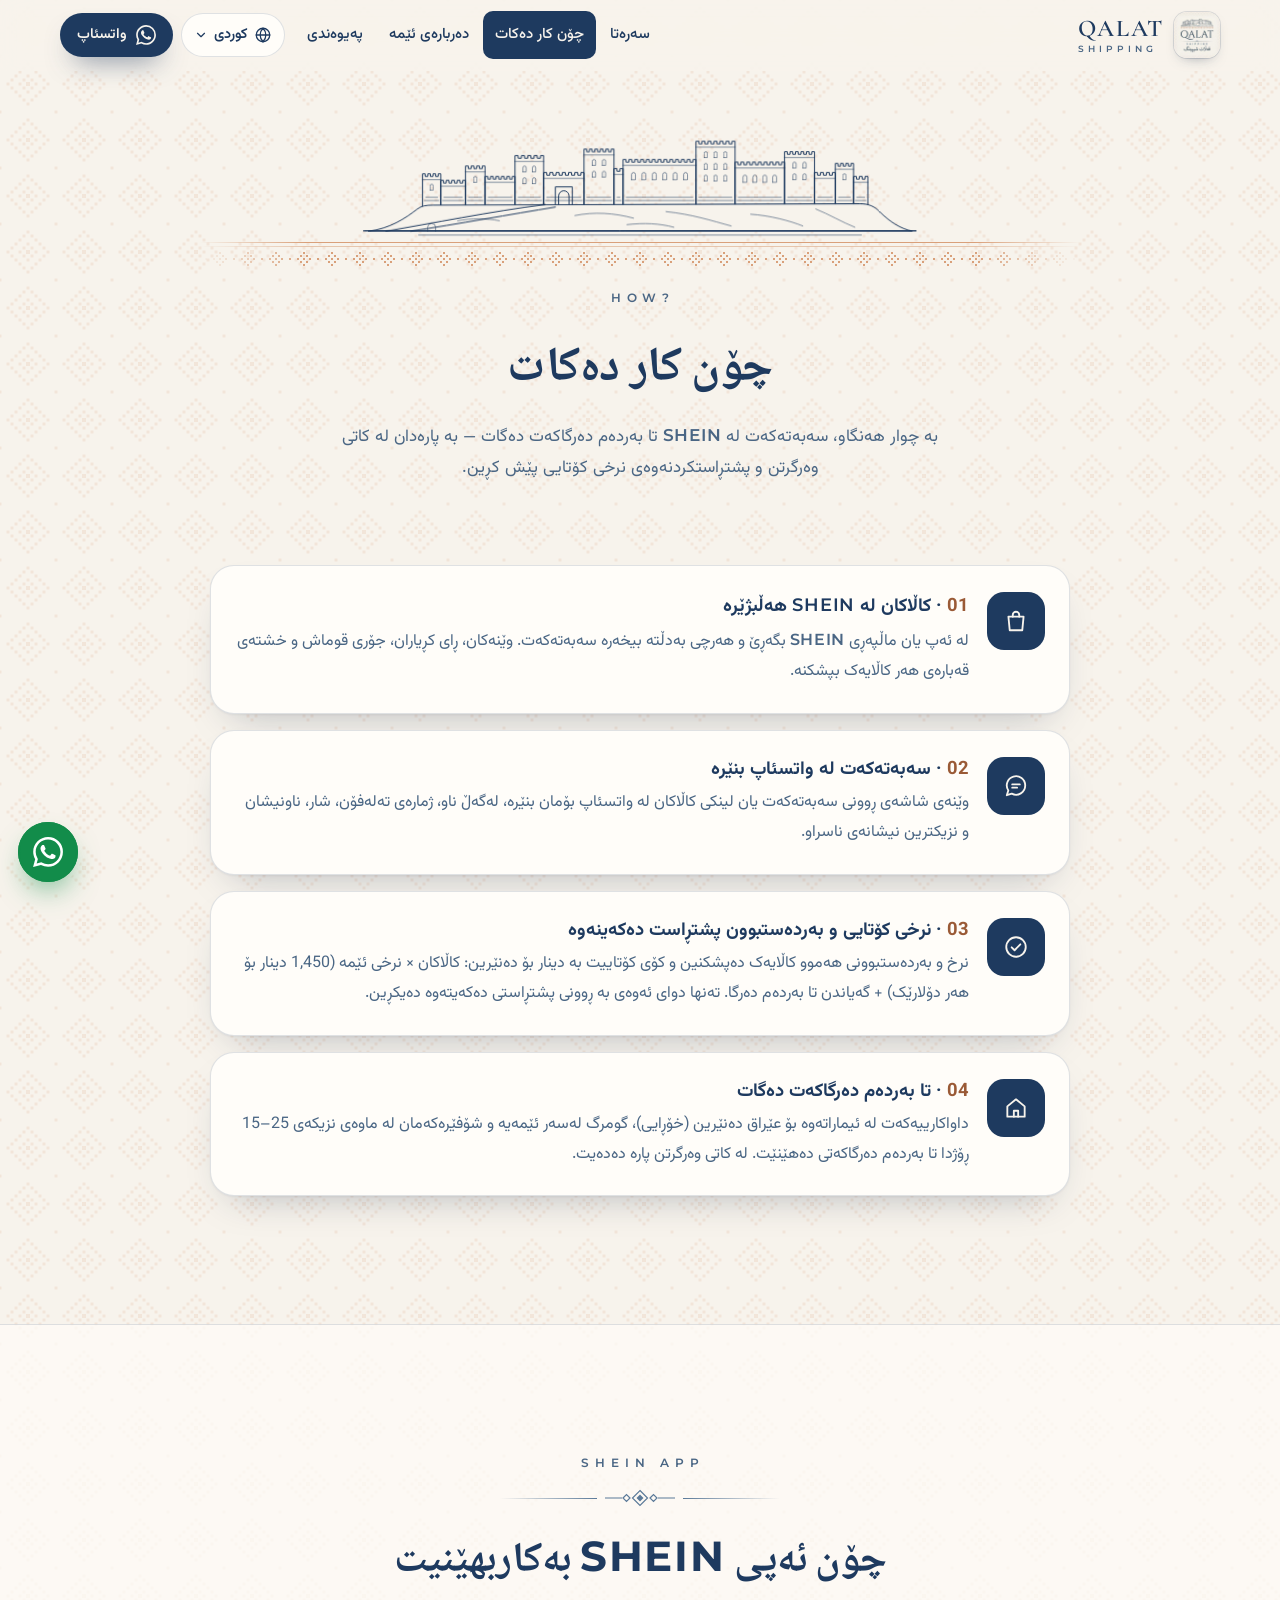
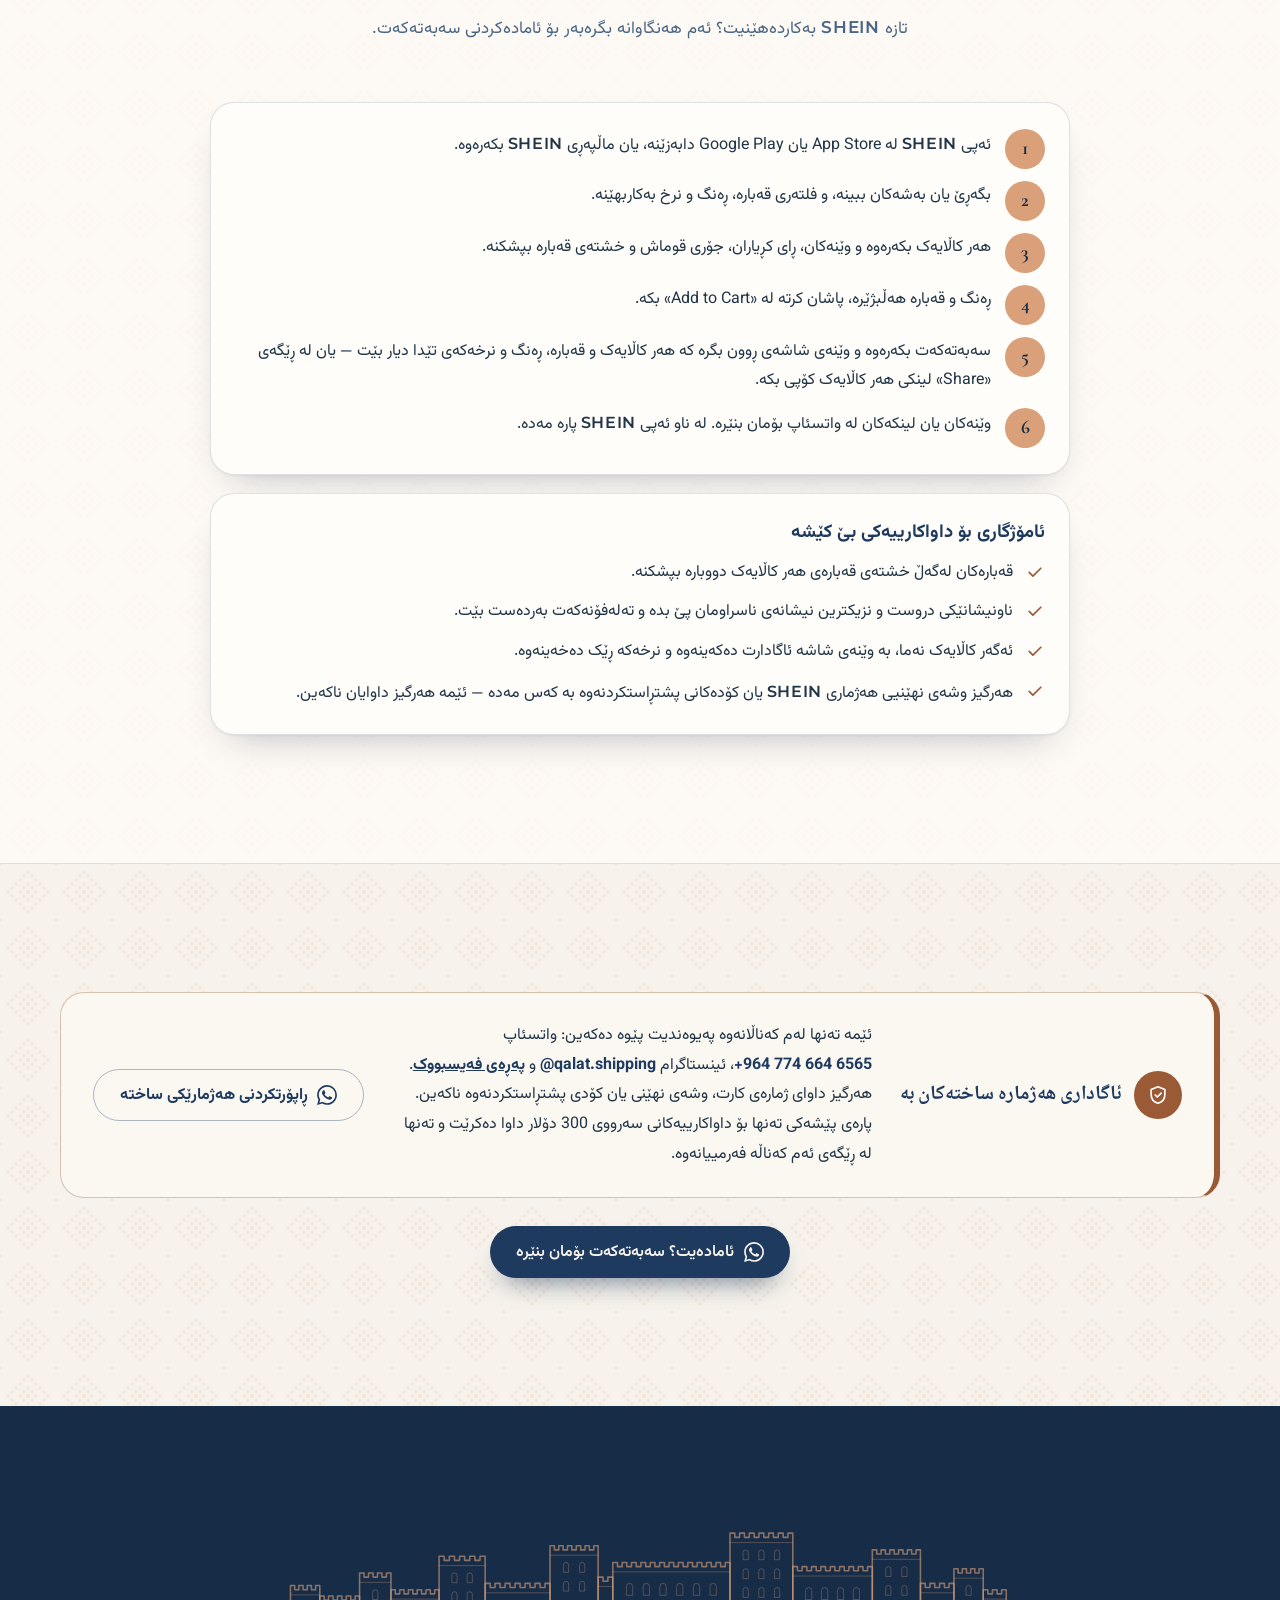
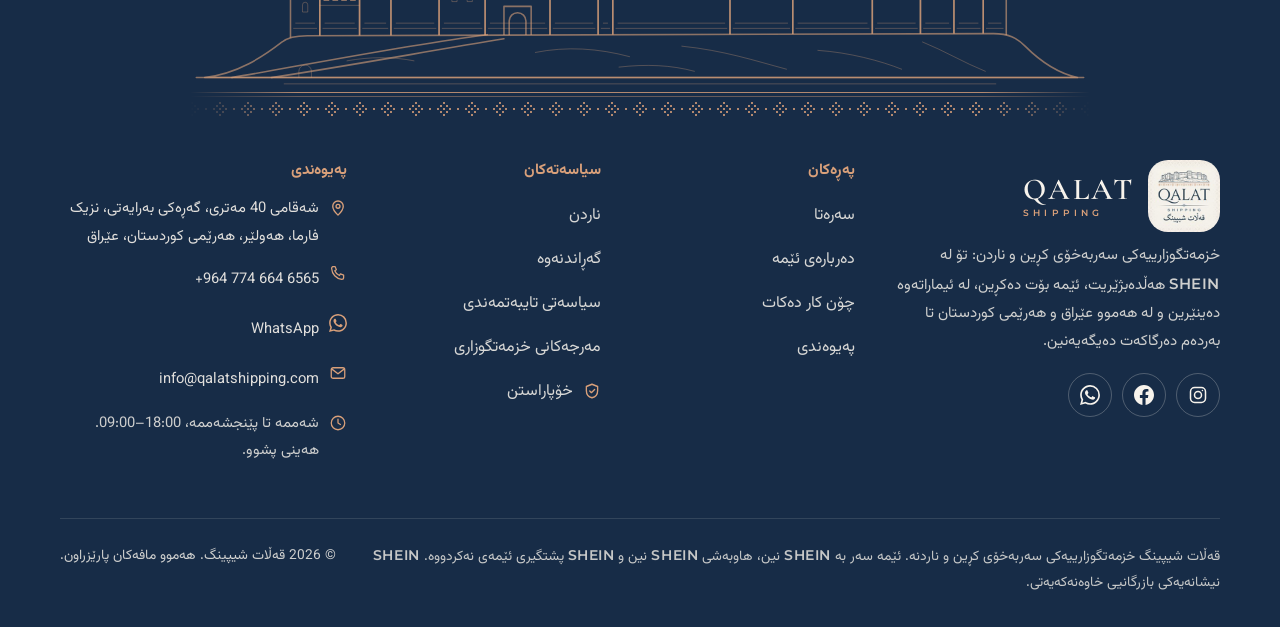
<file: how-it-works.html>
<!DOCTYPE html>
<html lang="ckb" dir="rtl">
<head>
<meta charset="utf-8">
<meta name="viewport" content="width=device-width, initial-scale=1, viewport-fit=cover">
<title>چۆن کار دەکات و ڕێبەری ئەپی SHEIN | قەڵات شیپینگ</title>
<meta name="description" content="بە چوار هەنگاوی سادە لە SHEIN داوا بکە: کاڵاکانت هەڵبژێرە، سەبەتەکەت لە واتسئاپ بنێرە، نرخی کۆتایی پشتڕاست بکەرەوە و لە کاتی وەرگرتن پارە بدە.">
<meta name="facebook-domain-verification" content="PASTE_CODE_FROM_META" />
<meta name="robots" content="index, follow">
<meta name="theme-color" content="#1E3A5F">
<meta name="format-detection" content="telephone=no">
<link rel="canonical" href="https://www.qalatshipping.com/how-it-works">
<link rel="alternate" hreflang="ckb" href="https://www.qalatshipping.com/how-it-works?lang=ku">
<link rel="alternate" hreflang="ar" href="https://www.qalatshipping.com/how-it-works?lang=ar">
<link rel="alternate" hreflang="en" href="https://www.qalatshipping.com/how-it-works?lang=en">
<link rel="alternate" hreflang="x-default" href="https://www.qalatshipping.com/how-it-works">
<meta property="og:type" content="website">
<meta property="og:site_name" content="Qalat Shipping | قەڵات شیپینگ">
<meta property="og:title" content="چۆن کار دەکات و ڕێبەری ئەپی SHEIN | قەڵات شیپینگ">
<meta property="og:description" content="بە چوار هەنگاوی سادە لە SHEIN داوا بکە: کاڵاکانت هەڵبژێرە، سەبەتەکەت لە واتسئاپ بنێرە، نرخی کۆتایی پشتڕاست بکەرەوە و لە کاتی وەرگرتن پارە بدە.">
<meta property="og:url" content="https://www.qalatshipping.com/how-it-works">
<meta property="og:image" content="https://www.qalatshipping.com/assets/og-image.jpg">
<meta property="og:image:width" content="1200">
<meta property="og:image:height" content="630">
<meta property="og:image:alt" content="Qalat Shipping logo — Erbil Citadel line drawing">
<meta property="og:locale" content="ku_IQ">
<meta property="og:locale:alternate" content="ar_IQ">
<meta property="og:locale:alternate" content="en_US">
<meta name="twitter:card" content="summary_large_image">
<meta name="twitter:title" content="چۆن کار دەکات و ڕێبەری ئەپی SHEIN | قەڵات شیپینگ">
<meta name="twitter:description" content="بە چوار هەنگاوی سادە لە SHEIN داوا بکە: کاڵاکانت هەڵبژێرە، سەبەتەکەت لە واتسئاپ بنێرە، نرخی کۆتایی پشتڕاست بکەرەوە و لە کاتی وەرگرتن پارە بدە.">
<meta name="twitter:image" content="https://www.qalatshipping.com/assets/og-image.jpg">
<link rel="icon" href="assets/favicon.svg" type="image/svg+xml">
<link rel="icon" href="assets/favicon-32.png" sizes="32x32" type="image/png">
<link rel="apple-touch-icon" href="assets/apple-touch-icon.png">
<link rel="preconnect" href="https://fonts.googleapis.com">
<link rel="preconnect" href="https://fonts.gstatic.com" crossorigin>
<link rel="stylesheet" href="https://fonts.googleapis.com/css2?family=Cormorant+Garamond:ital,wght@0,500;0,600;0,700;1,500&family=Montserrat:wght@400;500;600;700&family=Noto+Naskh+Arabic:wght@600;700&family=Vazirmatn:wght@400;500;600;700&display=swap">
<link rel="stylesheet" href="assets/style.css">
<script>
(function () {
  var l = 'ku', m = { ku: ['ckb', 'rtl'], ar: ['ar', 'rtl'], en: ['en', 'ltr'] };
  try { l = new URLSearchParams(location.search).get('lang') || localStorage.getItem('qalat-lang') || l; } catch (e) {}
  var v = m[l] || m.ku, h = document.documentElement;
  h.lang = v[0]; h.dir = v[1]; h.classList.add('js');
})();
</script>
<script src="assets/config.js" defer></script>
<script src="assets/i18n.js" defer></script>
<script src="assets/main.js" defer></script>
<script type="application/ld+json">
{
  "@context": "https://schema.org",
  "@type": "LocalBusiness",
  "@id": "https://www.qalatshipping.com/#business",
  "name": "Qalat Shipping",
  "alternateName": [
    "قەڵات شیپینگ",
    "قلات شيبينغ"
  ],
  "description": "Independent personal-shopping and shipping service: customers choose items on SHEIN, we purchase on their behalf, ship from the UAE and deliver anywhere in Iraq and the Kurdistan Region. Not affiliated with SHEIN.",
  "url": "https://www.qalatshipping.com/",
  "logo": "https://www.qalatshipping.com/assets/logo-512.jpg",
  "image": "https://www.qalatshipping.com/assets/og-image.jpg",
  "telephone": "+9647746646565",
  "email": "info@qalatshipping.com",
  "priceRange": "$$",
  "paymentAccepted": "Cash on delivery",
  "currenciesAccepted": "IQD",
  "address": {
    "@type": "PostalAddress",
    "streetAddress": "40 Meter Street, Brayati, near Pharma",
    "addressLocality": "Erbil",
    "addressRegion": "Kurdistan Region",
    "addressCountry": "IQ"
  },
  "geo": {
    "@type": "GeoCoordinates",
    "latitude": 36.200478,
    "longitude": 44.039223
  },
  "hasMap": "https://www.google.com/maps?q=36.2004780,44.0392230",
  "openingHoursSpecification": [
    {
      "@type": "OpeningHoursSpecification",
      "dayOfWeek": [
        "Saturday",
        "Sunday",
        "Monday",
        "Tuesday",
        "Wednesday",
        "Thursday"
      ],
      "opens": "09:00",
      "closes": "18:00"
    }
  ],
  "areaServed": {
    "@type": "Country",
    "name": "Iraq"
  },
  "sameAs": [
    "https://www.instagram.com/qalat.shipping",
    "https://www.facebook.com/share/1C8g9AsxWR/"
  ]
}
</script>
</head>
<body data-page="how">
<svg width="0" height="0" style="position:absolute" aria-hidden="true" focusable="false">
  <symbol id="i-wa" viewBox="0 0 24 24"><path fill="currentColor" d="M17.472 14.382c-.297-.149-1.758-.867-2.03-.967-.273-.099-.471-.148-.67.15-.197.297-.767.966-.94 1.164-.173.199-.347.223-.644.075-.297-.15-1.255-.463-2.39-1.475-.883-.788-1.48-1.761-1.653-2.059-.173-.297-.018-.458.13-.606.134-.133.298-.347.446-.52.149-.174.198-.298.298-.497.099-.198.05-.371-.025-.52-.075-.149-.669-1.612-.916-2.207-.242-.579-.487-.5-.669-.51-.173-.008-.371-.01-.57-.01-.198 0-.52.074-.792.372-.272.297-1.04 1.016-1.04 2.479 0 1.462 1.065 2.875 1.213 3.074.149.198 2.096 3.2 5.077 4.487.709.306 1.262.489 1.694.625.712.227 1.36.195 1.871.118.571-.085 1.758-.719 2.006-1.413.248-.694.248-1.289.173-1.413-.074-.124-.272-.198-.57-.347m-5.421 7.403h-.004a9.87 9.87 0 01-5.031-1.378l-.361-.214-3.741.982.998-3.648-.235-.374a9.86 9.86 0 01-1.51-5.26c.001-5.45 4.436-9.884 9.888-9.884 2.64 0 5.122 1.03 6.988 2.898a9.825 9.825 0 012.893 6.994c-.003 5.45-4.437 9.884-9.885 9.884m8.413-18.297A11.815 11.815 0 0012.05 0C5.495 0 .16 5.335.157 11.892c0 2.096.547 4.142 1.588 5.945L.057 24l6.305-1.654a11.882 11.882 0 005.683 1.448h.005c6.554 0 11.89-5.335 11.893-11.893a11.821 11.821 0 00-3.48-8.413z"/></symbol>
  <symbol id="i-fb" viewBox="0 0 24 24"><path fill="currentColor" d="M24 12.073c0-6.627-5.373-12-12-12s-12 5.373-12 12c0 5.99 4.388 10.954 10.125 11.854v-8.385H7.078v-3.47h3.047V9.43c0-3.007 1.792-4.669 4.533-4.669 1.312 0 2.686.235 2.686.235v2.953H15.83c-1.491 0-1.956.925-1.956 1.874v2.25h3.328l-.532 3.47h-2.796v8.385C19.612 23.027 24 18.062 24 12.073z"/></symbol>
  <symbol id="i-ig" viewBox="0 0 24 24" fill="none" stroke="currentColor" stroke-width="1.8"><rect x="3" y="3" width="18" height="18" rx="5"/><circle cx="12" cy="12" r="4.2"/><circle cx="17.3" cy="6.7" r=".9" fill="currentColor" stroke="none"/></symbol>
  <symbol id="i-plane" viewBox="0 0 24 24" fill="none" stroke="currentColor" stroke-width="1.7" stroke-linecap="round" stroke-linejoin="round"><path d="M21.5 3.5l-19 7.5 7 2.5 2.5 7z"/><path d="M21.5 3.5L9.5 13.5"/></symbol>
  <symbol id="i-box" viewBox="0 0 24 24" fill="none" stroke="currentColor" stroke-width="1.7" stroke-linecap="round" stroke-linejoin="round"><path d="M3.5 7.5L12 3l8.5 4.5v9L12 21l-8.5-4.5z"/><path d="M3.5 7.5L12 12l8.5-4.5M12 12v9"/></symbol>
  <symbol id="i-cash" viewBox="0 0 24 24" fill="none" stroke="currentColor" stroke-width="1.7" stroke-linecap="round" stroke-linejoin="round"><rect x="2.5" y="6" width="19" height="12" rx="2.5"/><circle cx="12" cy="12" r="2.8"/><path d="M6 9.5v5M18 9.5v5"/></symbol>
  <symbol id="i-truck" viewBox="0 0 24 24" fill="none" stroke="currentColor" stroke-width="1.7" stroke-linecap="round" stroke-linejoin="round"><path d="M2 6.5h11v9H2zM13 9.5h4.2l3.3 3.3v2.7H13z"/><circle cx="6" cy="17.5" r="1.9"/><circle cx="17" cy="17.5" r="1.9"/></symbol>
  <symbol id="i-clock" viewBox="0 0 24 24" fill="none" stroke="currentColor" stroke-width="1.7" stroke-linecap="round" stroke-linejoin="round"><circle cx="12" cy="12" r="9"/><path d="M12 7v5l3.2 2"/></symbol>
  <symbol id="i-pin" viewBox="0 0 24 24" fill="none" stroke="currentColor" stroke-width="1.8" stroke-linecap="round" stroke-linejoin="round"><path d="M12 21.5s-7-6.4-7-11.8a7 7 0 0114 0c0 5.4-7 11.8-7 11.8z"/><circle cx="12" cy="9.7" r="2.6"/></symbol>
  <symbol id="i-globe" viewBox="0 0 24 24" fill="none" stroke="currentColor" stroke-width="1.7" stroke-linecap="round" stroke-linejoin="round"><circle cx="12" cy="12" r="9"/><path d="M3 12h18M12 3c2.6 2.6 3.8 5.6 3.8 9s-1.2 6.4-3.8 9c-2.6-2.6-3.8-5.6-3.8-9S9.4 5.6 12 3z"/></symbol>
  <symbol id="i-chev" viewBox="0 0 24 24" fill="none" stroke="currentColor" stroke-width="2" stroke-linecap="round" stroke-linejoin="round"><path d="M6 9l6 6 6-6"/></symbol>
  <symbol id="i-menu" viewBox="0 0 24 24" fill="none" stroke="currentColor" stroke-width="1.8" stroke-linecap="round"><path d="M4 7h16M4 12h16M4 17h16"/></symbol>
  <symbol id="i-close" viewBox="0 0 24 24" fill="none" stroke="currentColor" stroke-width="1.8" stroke-linecap="round"><path d="M6 6l12 12M18 6L6 18"/></symbol>
  <symbol id="i-arrow" viewBox="0 0 24 24" fill="none" stroke="currentColor" stroke-width="1.8" stroke-linecap="round" stroke-linejoin="round"><path d="M5 12h14M13 6l6 6-6 6"/></symbol>
  <symbol id="i-check" viewBox="0 0 24 24" fill="none" stroke="currentColor" stroke-width="2" stroke-linecap="round" stroke-linejoin="round"><path d="M5 12.5l4.5 4.5L19 7.5"/></symbol>
  <symbol id="i-bag" viewBox="0 0 24 24" fill="none" stroke="currentColor" stroke-width="1.7" stroke-linecap="round" stroke-linejoin="round"><path d="M5 8h14l-1.2 12.5H6.2z"/><path d="M9 8V6.5a3 3 0 016 0V8"/></symbol>
  <symbol id="i-chat" viewBox="0 0 24 24" fill="none" stroke="currentColor" stroke-width="1.7" stroke-linecap="round" stroke-linejoin="round"><path d="M20.5 11.5a8.5 8.5 0 01-12.4 7.6L3.5 20.5l1.4-4.4a8.5 8.5 0 1115.6-4.6z"/><path d="M8.5 10.5h7M8.5 13.5h4.5"/></symbol>
  <symbol id="i-confirm" viewBox="0 0 24 24" fill="none" stroke="currentColor" stroke-width="1.7" stroke-linecap="round" stroke-linejoin="round"><circle cx="12" cy="12" r="9"/><path d="M8 12.3l2.7 2.7L16 9.5"/></symbol>
  <symbol id="i-home" viewBox="0 0 24 24" fill="none" stroke="currentColor" stroke-width="1.7" stroke-linecap="round" stroke-linejoin="round"><path d="M4 10.5L12 4l8 6.5V20H4z"/><path d="M10 20v-5.5h4V20"/></symbol>
  <symbol id="i-phone" viewBox="0 0 24 24" fill="none" stroke="currentColor" stroke-width="1.7" stroke-linecap="round" stroke-linejoin="round"><path d="M5 3.5h3.2l1.6 4.2-2.1 1.4a11 11 0 006.2 6.2l1.4-2.1 4.2 1.6V18a2.5 2.5 0 01-2.5 2.5A15.5 15.5 0 013.5 6 2.5 2.5 0 015 3.5z"/></symbol>
  <symbol id="i-mobile" viewBox="0 0 24 24" fill="none" stroke="currentColor" stroke-width="1.7" stroke-linecap="round" stroke-linejoin="round"><rect x="6.5" y="2.5" width="11" height="19" rx="2.5"/><path d="M10.5 18.5h3"/></symbol>
  <symbol id="i-mail" viewBox="0 0 24 24" fill="none" stroke="currentColor" stroke-width="1.7" stroke-linecap="round" stroke-linejoin="round"><rect x="3" y="5" width="18" height="14" rx="2.5"/><path d="M3.5 6.5l8.5 6.5 8.5-6.5"/></symbol>
  <symbol id="i-shield" viewBox="0 0 24 24" fill="none" stroke="currentColor" stroke-width="1.8" stroke-linecap="round" stroke-linejoin="round"><path d="M12 3l7.5 3v5.5c0 4.6-3.2 8.3-7.5 9.5-4.3-1.2-7.5-4.9-7.5-9.5V6z"/><path d="M9 12l2.2 2.2L15.5 10"/></symbol>
  <symbol id="i-print" viewBox="0 0 24 24" fill="none" stroke="currentColor" stroke-width="1.7" stroke-linecap="round" stroke-linejoin="round"><path d="M7 8V3.5h10V8"/><rect x="3.5" y="8" width="17" height="8.5" rx="2"/><path d="M7 14h10v6.5H7z"/></symbol>
  <symbol id="i-building" viewBox="0 0 24 24" fill="none" stroke="currentColor" stroke-width="1.7" stroke-linecap="round" stroke-linejoin="round"><path d="M4 21V8l8-5 8 5v13"/><path d="M9 21v-6h6v6M3 21h18"/></symbol>
  <symbol id="i-tag" viewBox="0 0 24 24" fill="none" stroke="currentColor" stroke-width="1.7" stroke-linecap="round" stroke-linejoin="round"><path d="M3 12V4.5A1.5 1.5 0 014.5 3H12l9 9-9 9z"/><circle cx="8" cy="8" r="1.5"/></symbol>
  <symbol id="i-ruler" viewBox="0 0 24 24" fill="none" stroke="currentColor" stroke-width="1.7" stroke-linecap="round" stroke-linejoin="round"><path d="M3.5 15.5l12-12 5 5-12 12z"/><path d="M7 12l2 2M10 9l2 2M13 6l2 2"/></symbol>
  <symbol id="i-user" viewBox="0 0 24 24" fill="none" stroke="currentColor" stroke-width="1.7" stroke-linecap="round" stroke-linejoin="round"><circle cx="12" cy="8.5" r="3.8"/><path d="M4.5 20.5c.9-4 3.8-6 7.5-6s6.6 2 7.5 6"/></symbol>
  <symbol id="i-diamond" viewBox="0 0 24 24"><path fill="currentColor" d="M12 3l9 9-9 9-9-9z"/></symbol>
</svg>

<a class="skip-link" href="#main" data-i18n="a11y.skip"></a>

<header class="site-header" id="siteHeader">
  <div class="container header-inner">
    <a class="brand" href="index.html" data-i18n-attr="aria-label:a11y.home">
      <img class="brand-logo" src="assets/logo-192.jpg" width="46" height="46" alt="Qalat Shipping logo" data-i18n-attr="alt:a11y.logo">
      <span class="brand-text" aria-hidden="true"><span class="brand-name">QALAT</span><span class="brand-sub">SHIPPING</span></span>
    </a>
    <nav class="main-nav" id="mainNav" data-i18n-attr="aria-label:a11y.nav">
      <ul>
        <li><a href="index.html" data-nav="home" data-i18n="nav.home">Home</a></li>
        <li><a href="how-it-works.html" data-nav="how" data-i18n="nav.how">How it works</a></li>
        <li><a href="about.html" data-nav="about" data-i18n="nav.about">About</a></li>
        <li><a href="contact.html" data-nav="contact" data-i18n="nav.contact">Contact</a></li>
      </ul>
    </nav>
    <div class="header-actions">
      <div class="lang">
        <button class="lang-btn" id="langBtn" type="button" aria-haspopup="true" aria-expanded="false" aria-controls="langMenu" data-i18n-attr="title:a11y.lang;aria-label:a11y.lang">
          <svg class="ic" aria-hidden="true"><use href="#i-globe"/></svg><span id="langCurrent" class="lbl-long"></span><span id="langShort" class="lbl-short" aria-hidden="true"></span><svg class="ic chev" aria-hidden="true"><use href="#i-chev"/></svg>
        </button>
        <ul class="lang-menu" id="langMenu" hidden>
          <li><button type="button" data-lang="ku" lang="ckb" dir="rtl">کوردی<svg class="ic" aria-hidden="true"><use href="#i-check"/></svg></button></li>
          <li><button type="button" data-lang="ar" lang="ar" dir="rtl">العربية<svg class="ic" aria-hidden="true"><use href="#i-check"/></svg></button></li>
          <li><button type="button" data-lang="en" lang="en" dir="ltr">English<svg class="ic" aria-hidden="true"><use href="#i-check"/></svg></button></li>
        </ul>
      </div>
      <a class="btn btn-primary btn-wa-sm" data-wa="greet" href="https://wa.me/9647746646565" data-i18n-attr="aria-label:a11y.wa"><svg class="ic" aria-hidden="true"><use href="#i-wa"/></svg><span class="lbl" data-i18n="header.wa">WhatsApp</span></a>
      <button class="menu-btn" id="menuBtn" type="button" aria-expanded="false" aria-controls="mainNav" data-i18n-attr="aria-label:a11y.menu"><svg class="ic i-open" aria-hidden="true"><use href="#i-menu"/></svg><svg class="ic i-close" aria-hidden="true"><use href="#i-close"/></svg></button>
    </div>
  </div>
</header>

<noscript><div class="noscript"><strong>Qalat Shipping — قەڵات شیپینگ</strong><br>40 Meter Street, Brayati, near Pharma, Erbil, Kurdistan Region, Iraq<br>WhatsApp / Phone: <a href="https://wa.me/9647746646565">+964 774 664 6565</a> · <a href="mailto:info@qalatshipping.com">info@qalatshipping.com</a><br>Saturday–Thursday 09:00–18:00, Friday closed.<br>Independent service, not affiliated with SHEIN.</div></noscript>

<main id="main">
<section class="page-hero">
  <div class="container">
    <div class="citadel animate" data-citadel aria-hidden="true"></div>
    <div class="kilim-band" aria-hidden="true"></div>
    <p class="kicker" dir="ltr" aria-hidden="true" style="margin-top:22px">HOW?</p>
    <h1 id="pageTitle" data-i18n="howp.title"></h1>
    <p class="lead" data-i18n="howp.lead"></p>
  </div>
</section>
<section class="section" style="padding-top:20px">
  <div class="container">
    <ol class="how-list stagger">
      <li class="card how-item"><span class="step-ic"><svg class="ic" aria-hidden="true"><use href="#i-bag"/></svg></span><div><h3><span class="ltr" dir="ltr" style="color:var(--terra)">01</span> · <span data-i18n="step1.t"></span></h3><p data-i18n="howp.s1"></p></div></li>
      <li class="card how-item"><span class="step-ic"><svg class="ic" aria-hidden="true"><use href="#i-chat"/></svg></span><div><h3><span class="ltr" dir="ltr" style="color:var(--terra)">02</span> · <span data-i18n="step2.t"></span></h3><p data-i18n="howp.s2"></p></div></li>
      <li class="card how-item"><span class="step-ic"><svg class="ic" aria-hidden="true"><use href="#i-confirm"/></svg></span><div><h3><span class="ltr" dir="ltr" style="color:var(--terra)">03</span> · <span data-i18n="step3.t"></span></h3><p data-i18n="howp.s3"></p></div></li>
      <li class="card how-item"><span class="step-ic"><svg class="ic" aria-hidden="true"><use href="#i-home"/></svg></span><div><h3><span class="ltr" dir="ltr" style="color:var(--terra)">04</span> · <span data-i18n="step4.t"></span></h3><p data-i18n="howp.s4"></p></div></li>
    </ol>
  </div>
</section>
<section class="section section-alt" aria-labelledby="guideTitle">
  <div class="container" style="max-width:860px">
    <header class="section-head reveal">
      <p class="kicker" dir="ltr" aria-hidden="true">SHEIN APP</p>
      <div class="orn" aria-hidden="true"><span></span></div>
      <h2 id="guideTitle" data-i18n="guide.title"></h2>
      <p class="lead" data-i18n="guide.lead"></p>
    </header>
    <div class="card reveal">
      <ol class="guide">
        <li><span data-i18n="guide.1"></span></li>
        <li><span data-i18n="guide.2"></span></li>
        <li><span data-i18n="guide.3"></span></li>
        <li><span data-i18n="guide.4"></span></li>
        <li><span data-i18n="guide.5"></span></li>
        <li><span data-i18n="guide.6"></span></li>
      </ol>
    </div>
    <div class="card reveal" style="margin-top:18px">
      <h3 data-i18n="tips.title" style="margin-bottom:12px"></h3>
      <ul class="check-list">
        <li><svg class="ic" aria-hidden="true"><use href="#i-check"/></svg><span data-i18n="tips.1"></span></li>
        <li><svg class="ic" aria-hidden="true"><use href="#i-check"/></svg><span data-i18n="tips.2"></span></li>
        <li><svg class="ic" aria-hidden="true"><use href="#i-check"/></svg><span data-i18n="tips.3"></span></li>
        <li><svg class="ic" aria-hidden="true"><use href="#i-check"/></svg><span data-i18n="tips.4"></span></li>
      </ul>
    </div>
  </div>
</section>
<section class="section">
  <div class="container">
    <aside class="safe-box reveal" id="stay-safe" aria-labelledby="safeTitle">
      <div class="safe-head"><span class="safe-ic"><svg class="ic" aria-hidden="true"><use href="#i-shield"/></svg></span><h2 id="safeTitle" style="font-size:1.25rem;margin:0" data-i18n="safe.title"></h2></div>
      <p data-i18n="safe.text"></p>
      <a class="btn btn-ghost" data-wa="report" href="https://wa.me/9647746646565"><svg class="ic" aria-hidden="true"><use href="#i-wa"/></svg><span data-i18n="safe.report"></span></a>
    </aside>
    <p class="more-link reveal"><a class="btn btn-primary" data-wa="greet" href="https://wa.me/9647746646565"><svg class="ic" aria-hidden="true"><use href="#i-wa"/></svg><span data-i18n="howp.cta"></span></a></p>
  </div>
</section>
</main>

<footer class="site-footer on-dark">
  <div class="container">
    <div class="footer-art citadel" data-citadel aria-hidden="true"></div>
    <div class="footer-band" aria-hidden="true"></div>
    <div class="footer-grid">
      <div>
        <div class="footer-brand">
          <img src="assets/logo-192.jpg" width="72" height="72" alt="Qalat Shipping logo" data-i18n-attr="alt:a11y.logo" loading="lazy">
          <span class="brand-text" aria-hidden="true"><span class="brand-name">QALAT</span><span class="brand-sub">SHIPPING</span></span>
        </div>
        <p class="footer-story" data-i18n="footer.desc"></p>
        <div class="social" data-i18n-attr="aria-label:a11y.social" role="group">
          <a data-href="instagram" href="https://www.instagram.com/qalat.shipping" aria-label="Instagram"><svg class="ic" aria-hidden="true"><use href="#i-ig"/></svg></a>
          <a data-href="facebook" href="https://www.facebook.com/share/1C8g9AsxWR/" aria-label="Facebook"><svg class="ic" aria-hidden="true"><use href="#i-fb"/></svg></a>
          <a data-wa="greet" href="https://wa.me/9647746646565" aria-label="WhatsApp"><svg class="ic" aria-hidden="true"><use href="#i-wa"/></svg></a>
        </div>
      </div>
      <nav class="footer-col" aria-labelledby="fExplore">
        <h3 id="fExplore" data-i18n="footer.explore"></h3>
        <ul>
          <li><a href="index.html" data-i18n="nav.home"></a></li>
          <li><a href="about.html" data-i18n="nav.about"></a></li>
          <li><a href="how-it-works.html" data-i18n="nav.how"></a></li>
          <li><a href="contact.html" data-i18n="nav.contact"></a></li>
        </ul>
      </nav>
      <nav class="footer-col" aria-labelledby="fPolicies">
        <h3 id="fPolicies" data-i18n="footer.policies"></h3>
        <ul>
          <li><a href="shipping.html" data-i18n="nav.shipping"></a></li>
          <li><a href="returns.html" data-i18n="nav.returns"></a></li>
          <li><a href="privacy.html" data-i18n="nav.privacy"></a></li>
          <li><a href="terms.html" data-i18n="nav.terms"></a></li>
          <li><a href="contact.html#stay-safe"><svg class="ic" aria-hidden="true"><use href="#i-shield"/></svg><span data-i18n="nav.safe"></span></a></li>
        </ul>
      </nav>
      <div class="footer-col">
        <h3 data-i18n="footer.contact"></h3>
        <address>
          <div><svg class="ic" aria-hidden="true"><use href="#i-pin"/></svg><a data-href="map" href="https://www.google.com/maps?q=36.2004780,44.0392230" data-tpl="{address}"></a></div>
          <div><svg class="ic" aria-hidden="true"><use href="#i-phone"/></svg><a data-href="phone" href="tel:+9647746646565"><span dir="ltr" data-cfg="phone">+964 774 664 6565</span></a></div>
          <div><svg class="ic" aria-hidden="true"><use href="#i-wa"/></svg><a data-wa="greet" href="https://wa.me/9647746646565"><span dir="ltr">WhatsApp</span></a></div>
          <div><svg class="ic" aria-hidden="true"><use href="#i-mail"/></svg><a data-href="email" href="mailto:info@qalatshipping.com"><span dir="ltr" data-cfg="email">info@qalatshipping.com</span></a></div>
          <div><svg class="ic" aria-hidden="true"><use href="#i-clock"/></svg><span data-tpl="{hours}"></span></div>
        </address>
      </div>
    </div>
    <div class="footer-bottom">
      <p class="disclaimer" data-i18n="footer.disclaimer"></p>
      <p data-i18n="footer.rights"></p>
    </div>
  </div>
</footer>

<a class="wa-float" data-wa="greet" href="https://wa.me/9647746646565" data-i18n-attr="aria-label:a11y.wa"><svg class="ic" aria-hidden="true"><use href="#i-wa"/></svg></a>
</body>
</html>
</file>
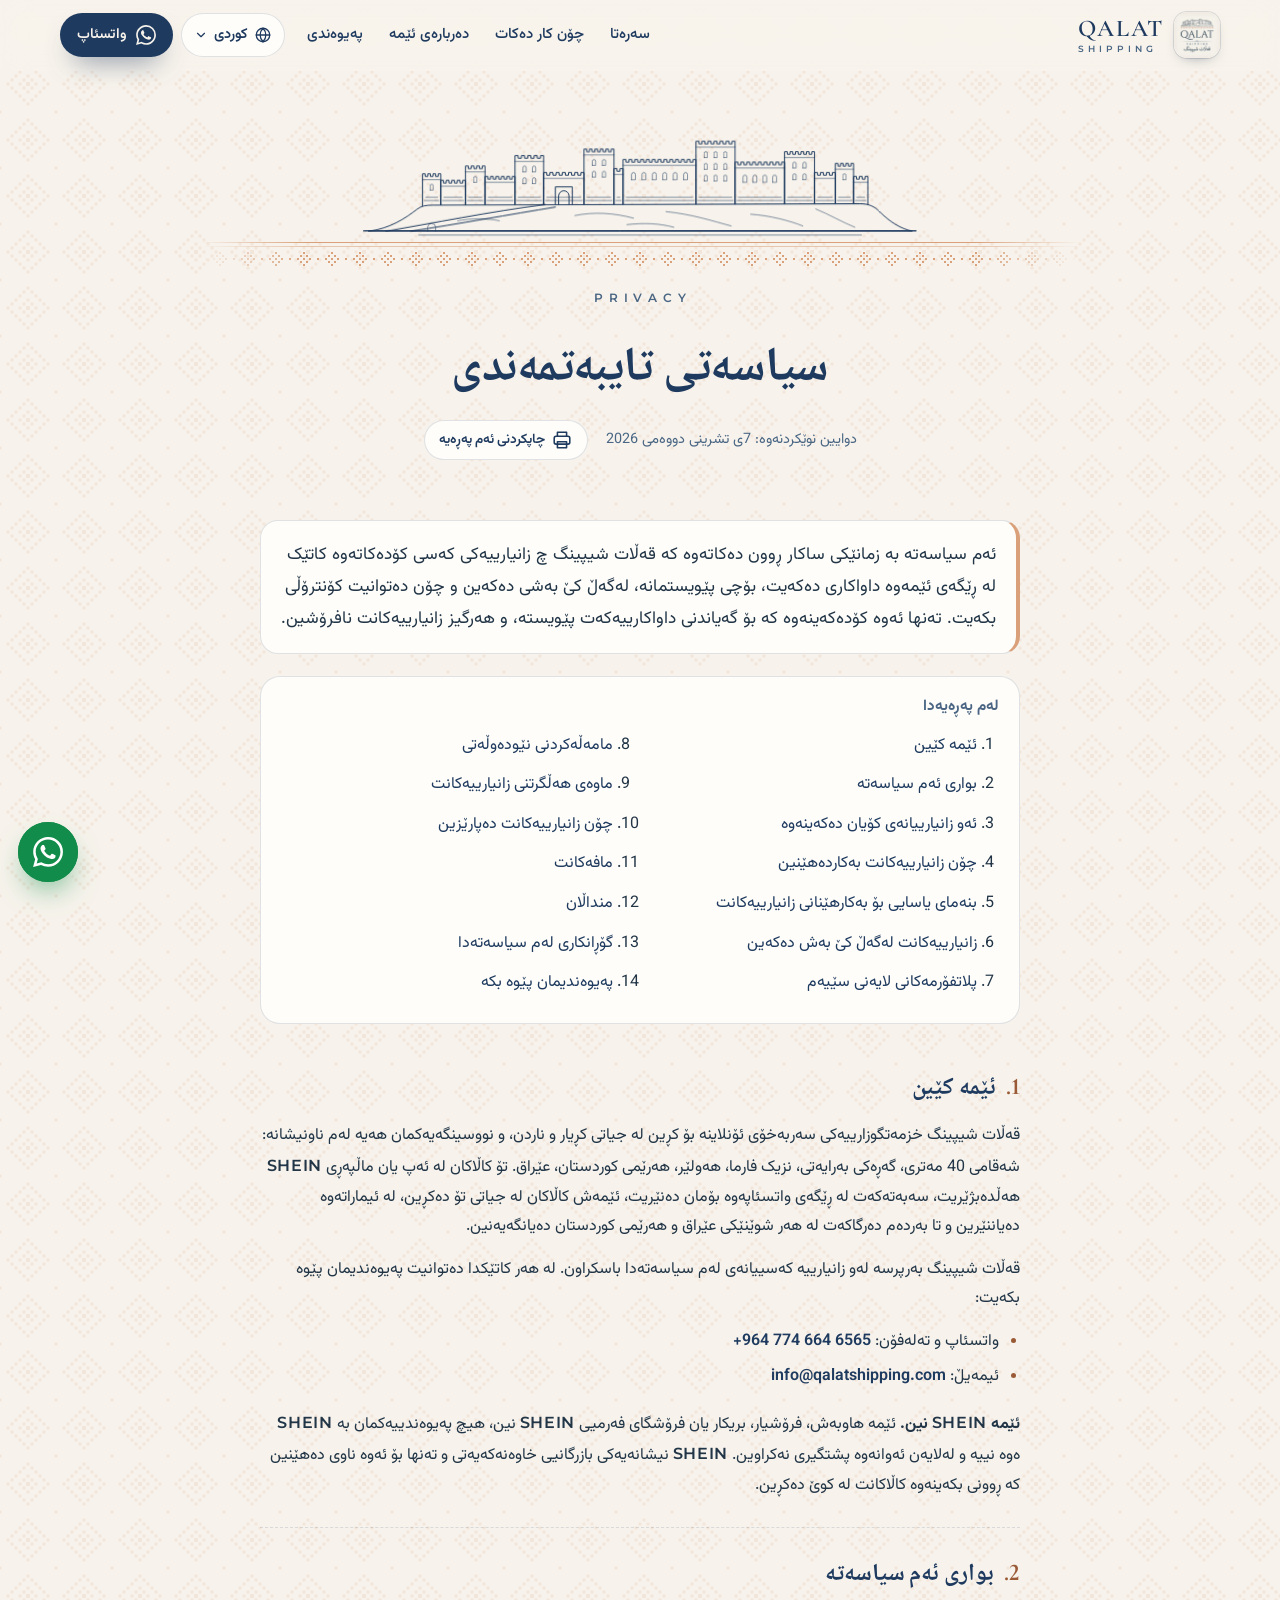
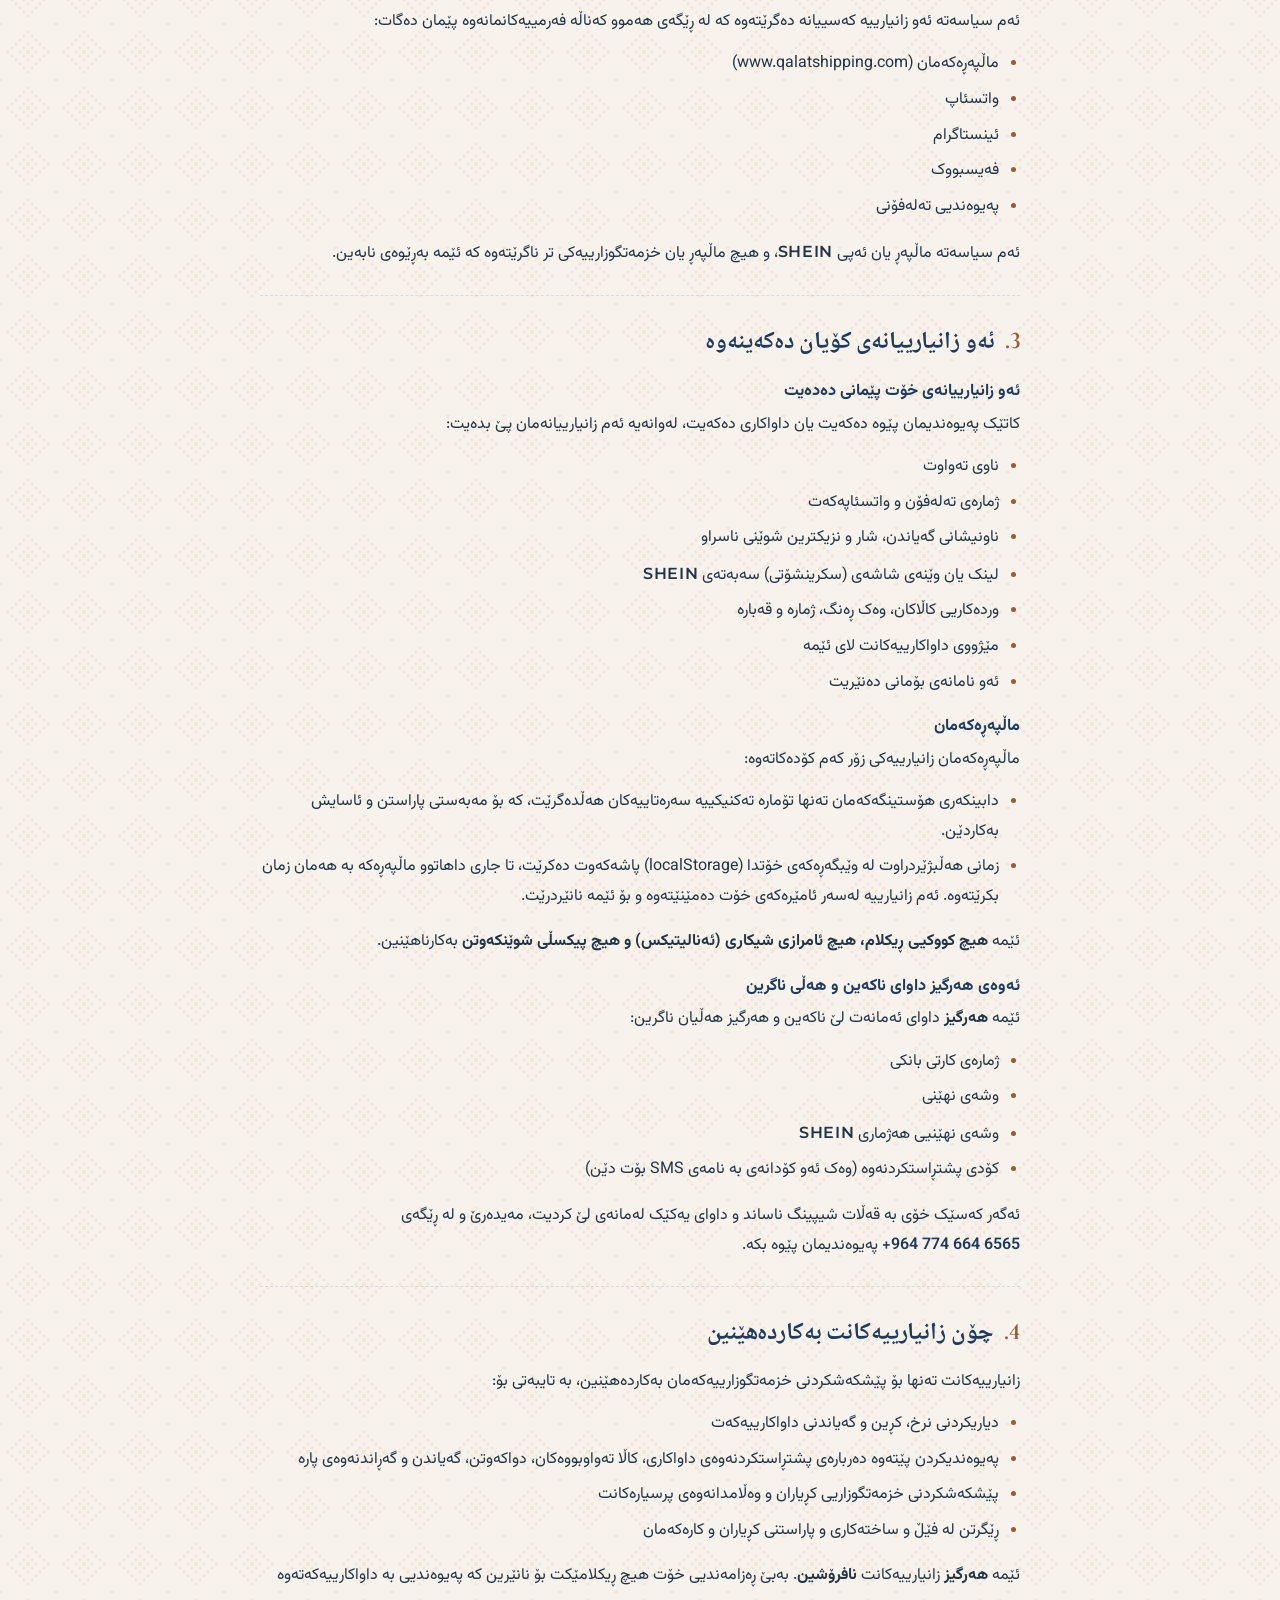
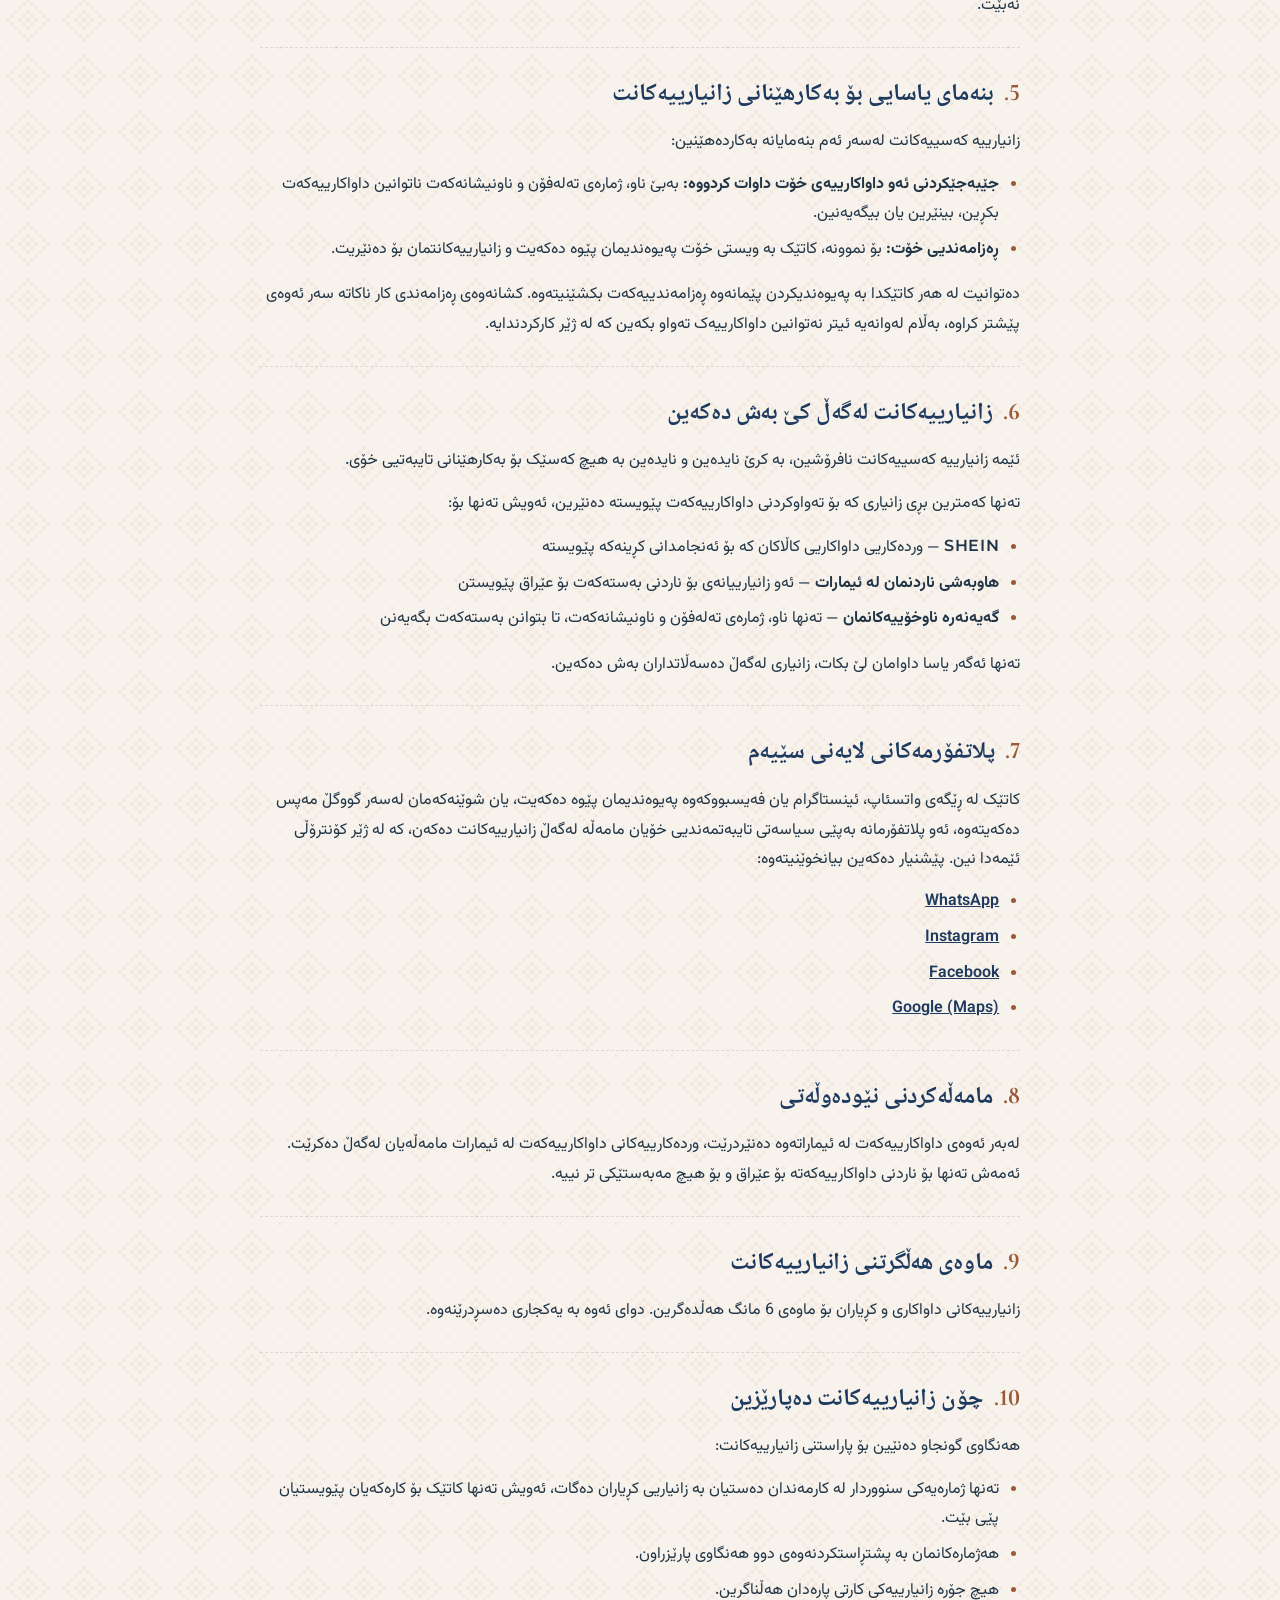
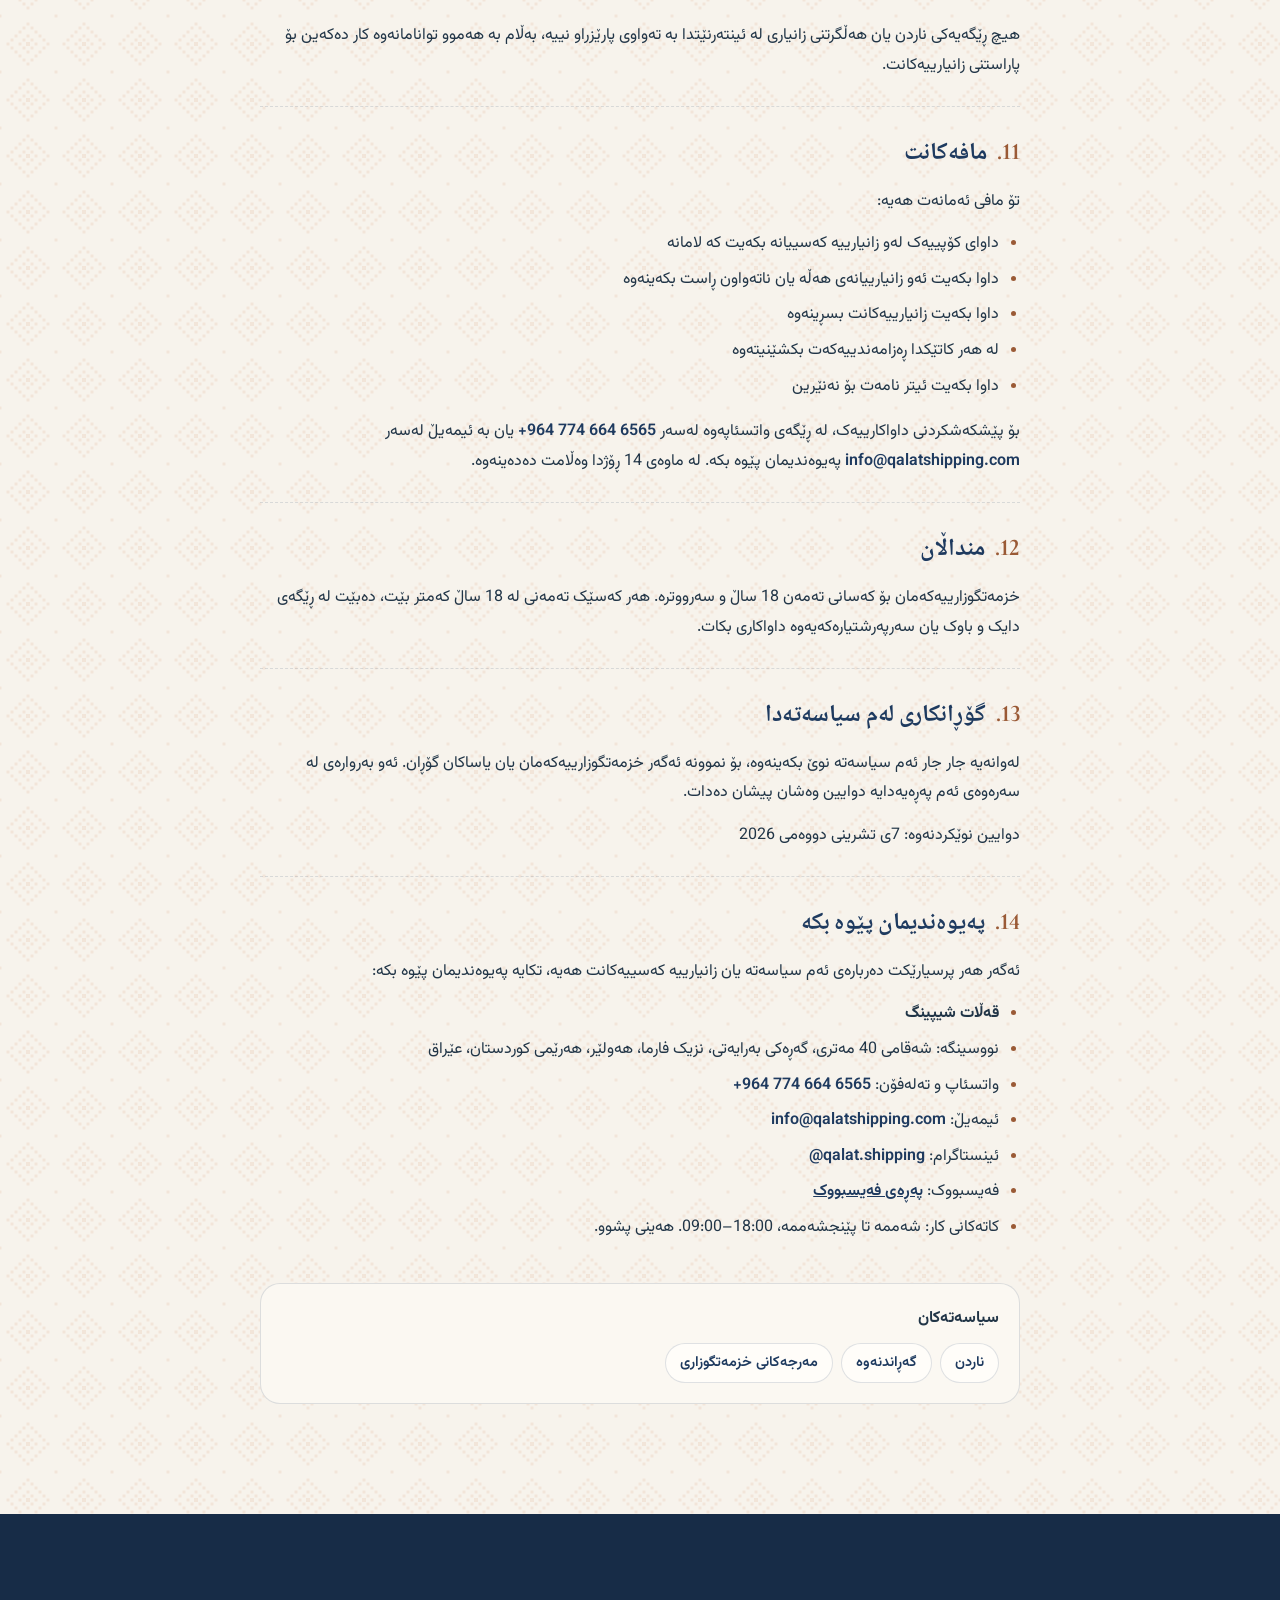
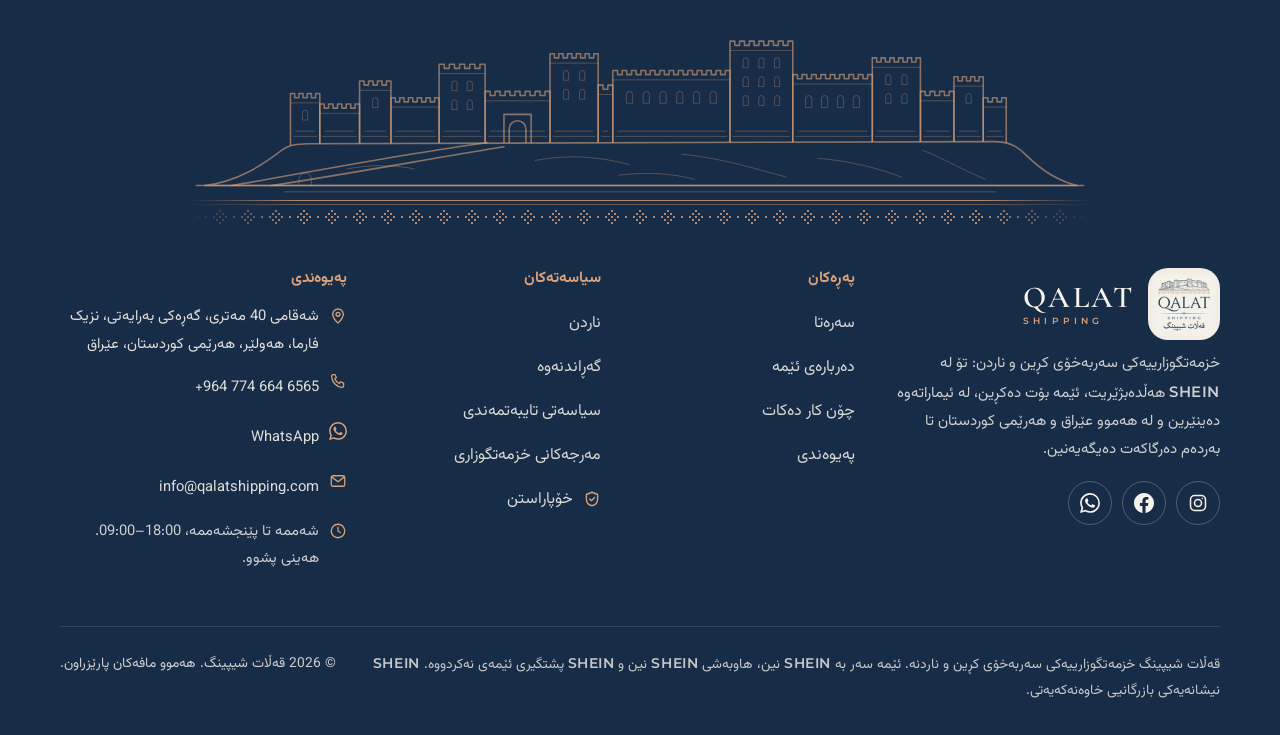
<file: privacy.html>
<!DOCTYPE html>
<html lang="ckb" dir="rtl">
<head>
<meta charset="utf-8">
<meta name="viewport" content="width=device-width, initial-scale=1, viewport-fit=cover">
<title>سیاسەتی تایبەتمەندی | قەڵات شیپینگ</title>
<meta name="description" content="قەڵات شیپینگ چۆن زانیارییە کەسییەکانت کۆدەکاتەوە، بەکاریان دەهێنێت، هاوبەشیان دەکات و دەیانپارێزێت.">
<meta name="facebook-domain-verification" content="PASTE_CODE_FROM_META" />
<meta name="robots" content="index, follow">
<meta name="theme-color" content="#1E3A5F">
<meta name="format-detection" content="telephone=no">
<link rel="canonical" href="https://www.qalatshipping.com/privacy">
<link rel="alternate" hreflang="ckb" href="https://www.qalatshipping.com/privacy?lang=ku">
<link rel="alternate" hreflang="ar" href="https://www.qalatshipping.com/privacy?lang=ar">
<link rel="alternate" hreflang="en" href="https://www.qalatshipping.com/privacy?lang=en">
<link rel="alternate" hreflang="x-default" href="https://www.qalatshipping.com/privacy">
<meta property="og:type" content="website">
<meta property="og:site_name" content="Qalat Shipping | قەڵات شیپینگ">
<meta property="og:title" content="سیاسەتی تایبەتمەندی | قەڵات شیپینگ">
<meta property="og:description" content="قەڵات شیپینگ چۆن زانیارییە کەسییەکانت کۆدەکاتەوە، بەکاریان دەهێنێت، هاوبەشیان دەکات و دەیانپارێزێت.">
<meta property="og:url" content="https://www.qalatshipping.com/privacy">
<meta property="og:image" content="https://www.qalatshipping.com/assets/og-image.jpg">
<meta property="og:image:width" content="1200">
<meta property="og:image:height" content="630">
<meta property="og:image:alt" content="Qalat Shipping logo — Erbil Citadel line drawing">
<meta property="og:locale" content="ku_IQ">
<meta property="og:locale:alternate" content="ar_IQ">
<meta property="og:locale:alternate" content="en_US">
<meta name="twitter:card" content="summary_large_image">
<meta name="twitter:title" content="سیاسەتی تایبەتمەندی | قەڵات شیپینگ">
<meta name="twitter:description" content="قەڵات شیپینگ چۆن زانیارییە کەسییەکانت کۆدەکاتەوە، بەکاریان دەهێنێت، هاوبەشیان دەکات و دەیانپارێزێت.">
<meta name="twitter:image" content="https://www.qalatshipping.com/assets/og-image.jpg">
<link rel="icon" href="assets/favicon.svg" type="image/svg+xml">
<link rel="icon" href="assets/favicon-32.png" sizes="32x32" type="image/png">
<link rel="apple-touch-icon" href="assets/apple-touch-icon.png">
<link rel="preconnect" href="https://fonts.googleapis.com">
<link rel="preconnect" href="https://fonts.gstatic.com" crossorigin>
<link rel="stylesheet" href="https://fonts.googleapis.com/css2?family=Cormorant+Garamond:ital,wght@0,500;0,600;0,700;1,500&family=Montserrat:wght@400;500;600;700&family=Noto+Naskh+Arabic:wght@600;700&family=Vazirmatn:wght@400;500;600;700&display=swap">
<link rel="stylesheet" href="assets/style.css">
<script>
(function () {
  var l = 'ku', m = { ku: ['ckb', 'rtl'], ar: ['ar', 'rtl'], en: ['en', 'ltr'] };
  try { l = new URLSearchParams(location.search).get('lang') || localStorage.getItem('qalat-lang') || l; } catch (e) {}
  var v = m[l] || m.ku, h = document.documentElement;
  h.lang = v[0]; h.dir = v[1]; h.classList.add('js');
})();
</script>
<script src="assets/config.js" defer></script>
<script src="assets/i18n.js" defer></script>
<script src="assets/main.js" defer></script>
<script type="application/ld+json">
{
  "@context": "https://schema.org",
  "@type": "LocalBusiness",
  "@id": "https://www.qalatshipping.com/#business",
  "name": "Qalat Shipping",
  "alternateName": [
    "قەڵات شیپینگ",
    "قلات شيبينغ"
  ],
  "description": "Independent personal-shopping and shipping service: customers choose items on SHEIN, we purchase on their behalf, ship from the UAE and deliver anywhere in Iraq and the Kurdistan Region. Not affiliated with SHEIN.",
  "url": "https://www.qalatshipping.com/",
  "logo": "https://www.qalatshipping.com/assets/logo-512.jpg",
  "image": "https://www.qalatshipping.com/assets/og-image.jpg",
  "telephone": "+9647746646565",
  "email": "info@qalatshipping.com",
  "priceRange": "$$",
  "paymentAccepted": "Cash on delivery",
  "currenciesAccepted": "IQD",
  "address": {
    "@type": "PostalAddress",
    "streetAddress": "40 Meter Street, Brayati, near Pharma",
    "addressLocality": "Erbil",
    "addressRegion": "Kurdistan Region",
    "addressCountry": "IQ"
  },
  "geo": {
    "@type": "GeoCoordinates",
    "latitude": 36.200478,
    "longitude": 44.039223
  },
  "hasMap": "https://www.google.com/maps?q=36.2004780,44.0392230",
  "openingHoursSpecification": [
    {
      "@type": "OpeningHoursSpecification",
      "dayOfWeek": [
        "Saturday",
        "Sunday",
        "Monday",
        "Tuesday",
        "Wednesday",
        "Thursday"
      ],
      "opens": "09:00",
      "closes": "18:00"
    }
  ],
  "areaServed": {
    "@type": "Country",
    "name": "Iraq"
  },
  "sameAs": [
    "https://www.instagram.com/qalat.shipping",
    "https://www.facebook.com/share/1C8g9AsxWR/"
  ]
}
</script>
</head>
<body data-page="privacy">
<svg width="0" height="0" style="position:absolute" aria-hidden="true" focusable="false">
  <symbol id="i-wa" viewBox="0 0 24 24"><path fill="currentColor" d="M17.472 14.382c-.297-.149-1.758-.867-2.03-.967-.273-.099-.471-.148-.67.15-.197.297-.767.966-.94 1.164-.173.199-.347.223-.644.075-.297-.15-1.255-.463-2.39-1.475-.883-.788-1.48-1.761-1.653-2.059-.173-.297-.018-.458.13-.606.134-.133.298-.347.446-.52.149-.174.198-.298.298-.497.099-.198.05-.371-.025-.52-.075-.149-.669-1.612-.916-2.207-.242-.579-.487-.5-.669-.51-.173-.008-.371-.01-.57-.01-.198 0-.52.074-.792.372-.272.297-1.04 1.016-1.04 2.479 0 1.462 1.065 2.875 1.213 3.074.149.198 2.096 3.2 5.077 4.487.709.306 1.262.489 1.694.625.712.227 1.36.195 1.871.118.571-.085 1.758-.719 2.006-1.413.248-.694.248-1.289.173-1.413-.074-.124-.272-.198-.57-.347m-5.421 7.403h-.004a9.87 9.87 0 01-5.031-1.378l-.361-.214-3.741.982.998-3.648-.235-.374a9.86 9.86 0 01-1.51-5.26c.001-5.45 4.436-9.884 9.888-9.884 2.64 0 5.122 1.03 6.988 2.898a9.825 9.825 0 012.893 6.994c-.003 5.45-4.437 9.884-9.885 9.884m8.413-18.297A11.815 11.815 0 0012.05 0C5.495 0 .16 5.335.157 11.892c0 2.096.547 4.142 1.588 5.945L.057 24l6.305-1.654a11.882 11.882 0 005.683 1.448h.005c6.554 0 11.89-5.335 11.893-11.893a11.821 11.821 0 00-3.48-8.413z"/></symbol>
  <symbol id="i-fb" viewBox="0 0 24 24"><path fill="currentColor" d="M24 12.073c0-6.627-5.373-12-12-12s-12 5.373-12 12c0 5.99 4.388 10.954 10.125 11.854v-8.385H7.078v-3.47h3.047V9.43c0-3.007 1.792-4.669 4.533-4.669 1.312 0 2.686.235 2.686.235v2.953H15.83c-1.491 0-1.956.925-1.956 1.874v2.25h3.328l-.532 3.47h-2.796v8.385C19.612 23.027 24 18.062 24 12.073z"/></symbol>
  <symbol id="i-ig" viewBox="0 0 24 24" fill="none" stroke="currentColor" stroke-width="1.8"><rect x="3" y="3" width="18" height="18" rx="5"/><circle cx="12" cy="12" r="4.2"/><circle cx="17.3" cy="6.7" r=".9" fill="currentColor" stroke="none"/></symbol>
  <symbol id="i-plane" viewBox="0 0 24 24" fill="none" stroke="currentColor" stroke-width="1.7" stroke-linecap="round" stroke-linejoin="round"><path d="M21.5 3.5l-19 7.5 7 2.5 2.5 7z"/><path d="M21.5 3.5L9.5 13.5"/></symbol>
  <symbol id="i-box" viewBox="0 0 24 24" fill="none" stroke="currentColor" stroke-width="1.7" stroke-linecap="round" stroke-linejoin="round"><path d="M3.5 7.5L12 3l8.5 4.5v9L12 21l-8.5-4.5z"/><path d="M3.5 7.5L12 12l8.5-4.5M12 12v9"/></symbol>
  <symbol id="i-cash" viewBox="0 0 24 24" fill="none" stroke="currentColor" stroke-width="1.7" stroke-linecap="round" stroke-linejoin="round"><rect x="2.5" y="6" width="19" height="12" rx="2.5"/><circle cx="12" cy="12" r="2.8"/><path d="M6 9.5v5M18 9.5v5"/></symbol>
  <symbol id="i-truck" viewBox="0 0 24 24" fill="none" stroke="currentColor" stroke-width="1.7" stroke-linecap="round" stroke-linejoin="round"><path d="M2 6.5h11v9H2zM13 9.5h4.2l3.3 3.3v2.7H13z"/><circle cx="6" cy="17.5" r="1.9"/><circle cx="17" cy="17.5" r="1.9"/></symbol>
  <symbol id="i-clock" viewBox="0 0 24 24" fill="none" stroke="currentColor" stroke-width="1.7" stroke-linecap="round" stroke-linejoin="round"><circle cx="12" cy="12" r="9"/><path d="M12 7v5l3.2 2"/></symbol>
  <symbol id="i-pin" viewBox="0 0 24 24" fill="none" stroke="currentColor" stroke-width="1.8" stroke-linecap="round" stroke-linejoin="round"><path d="M12 21.5s-7-6.4-7-11.8a7 7 0 0114 0c0 5.4-7 11.8-7 11.8z"/><circle cx="12" cy="9.7" r="2.6"/></symbol>
  <symbol id="i-globe" viewBox="0 0 24 24" fill="none" stroke="currentColor" stroke-width="1.7" stroke-linecap="round" stroke-linejoin="round"><circle cx="12" cy="12" r="9"/><path d="M3 12h18M12 3c2.6 2.6 3.8 5.6 3.8 9s-1.2 6.4-3.8 9c-2.6-2.6-3.8-5.6-3.8-9S9.4 5.6 12 3z"/></symbol>
  <symbol id="i-chev" viewBox="0 0 24 24" fill="none" stroke="currentColor" stroke-width="2" stroke-linecap="round" stroke-linejoin="round"><path d="M6 9l6 6 6-6"/></symbol>
  <symbol id="i-menu" viewBox="0 0 24 24" fill="none" stroke="currentColor" stroke-width="1.8" stroke-linecap="round"><path d="M4 7h16M4 12h16M4 17h16"/></symbol>
  <symbol id="i-close" viewBox="0 0 24 24" fill="none" stroke="currentColor" stroke-width="1.8" stroke-linecap="round"><path d="M6 6l12 12M18 6L6 18"/></symbol>
  <symbol id="i-arrow" viewBox="0 0 24 24" fill="none" stroke="currentColor" stroke-width="1.8" stroke-linecap="round" stroke-linejoin="round"><path d="M5 12h14M13 6l6 6-6 6"/></symbol>
  <symbol id="i-check" viewBox="0 0 24 24" fill="none" stroke="currentColor" stroke-width="2" stroke-linecap="round" stroke-linejoin="round"><path d="M5 12.5l4.5 4.5L19 7.5"/></symbol>
  <symbol id="i-bag" viewBox="0 0 24 24" fill="none" stroke="currentColor" stroke-width="1.7" stroke-linecap="round" stroke-linejoin="round"><path d="M5 8h14l-1.2 12.5H6.2z"/><path d="M9 8V6.5a3 3 0 016 0V8"/></symbol>
  <symbol id="i-chat" viewBox="0 0 24 24" fill="none" stroke="currentColor" stroke-width="1.7" stroke-linecap="round" stroke-linejoin="round"><path d="M20.5 11.5a8.5 8.5 0 01-12.4 7.6L3.5 20.5l1.4-4.4a8.5 8.5 0 1115.6-4.6z"/><path d="M8.5 10.5h7M8.5 13.5h4.5"/></symbol>
  <symbol id="i-confirm" viewBox="0 0 24 24" fill="none" stroke="currentColor" stroke-width="1.7" stroke-linecap="round" stroke-linejoin="round"><circle cx="12" cy="12" r="9"/><path d="M8 12.3l2.7 2.7L16 9.5"/></symbol>
  <symbol id="i-home" viewBox="0 0 24 24" fill="none" stroke="currentColor" stroke-width="1.7" stroke-linecap="round" stroke-linejoin="round"><path d="M4 10.5L12 4l8 6.5V20H4z"/><path d="M10 20v-5.5h4V20"/></symbol>
  <symbol id="i-phone" viewBox="0 0 24 24" fill="none" stroke="currentColor" stroke-width="1.7" stroke-linecap="round" stroke-linejoin="round"><path d="M5 3.5h3.2l1.6 4.2-2.1 1.4a11 11 0 006.2 6.2l1.4-2.1 4.2 1.6V18a2.5 2.5 0 01-2.5 2.5A15.5 15.5 0 013.5 6 2.5 2.5 0 015 3.5z"/></symbol>
  <symbol id="i-mobile" viewBox="0 0 24 24" fill="none" stroke="currentColor" stroke-width="1.7" stroke-linecap="round" stroke-linejoin="round"><rect x="6.5" y="2.5" width="11" height="19" rx="2.5"/><path d="M10.5 18.5h3"/></symbol>
  <symbol id="i-mail" viewBox="0 0 24 24" fill="none" stroke="currentColor" stroke-width="1.7" stroke-linecap="round" stroke-linejoin="round"><rect x="3" y="5" width="18" height="14" rx="2.5"/><path d="M3.5 6.5l8.5 6.5 8.5-6.5"/></symbol>
  <symbol id="i-shield" viewBox="0 0 24 24" fill="none" stroke="currentColor" stroke-width="1.8" stroke-linecap="round" stroke-linejoin="round"><path d="M12 3l7.5 3v5.5c0 4.6-3.2 8.3-7.5 9.5-4.3-1.2-7.5-4.9-7.5-9.5V6z"/><path d="M9 12l2.2 2.2L15.5 10"/></symbol>
  <symbol id="i-print" viewBox="0 0 24 24" fill="none" stroke="currentColor" stroke-width="1.7" stroke-linecap="round" stroke-linejoin="round"><path d="M7 8V3.5h10V8"/><rect x="3.5" y="8" width="17" height="8.5" rx="2"/><path d="M7 14h10v6.5H7z"/></symbol>
  <symbol id="i-building" viewBox="0 0 24 24" fill="none" stroke="currentColor" stroke-width="1.7" stroke-linecap="round" stroke-linejoin="round"><path d="M4 21V8l8-5 8 5v13"/><path d="M9 21v-6h6v6M3 21h18"/></symbol>
  <symbol id="i-tag" viewBox="0 0 24 24" fill="none" stroke="currentColor" stroke-width="1.7" stroke-linecap="round" stroke-linejoin="round"><path d="M3 12V4.5A1.5 1.5 0 014.5 3H12l9 9-9 9z"/><circle cx="8" cy="8" r="1.5"/></symbol>
  <symbol id="i-ruler" viewBox="0 0 24 24" fill="none" stroke="currentColor" stroke-width="1.7" stroke-linecap="round" stroke-linejoin="round"><path d="M3.5 15.5l12-12 5 5-12 12z"/><path d="M7 12l2 2M10 9l2 2M13 6l2 2"/></symbol>
  <symbol id="i-user" viewBox="0 0 24 24" fill="none" stroke="currentColor" stroke-width="1.7" stroke-linecap="round" stroke-linejoin="round"><circle cx="12" cy="8.5" r="3.8"/><path d="M4.5 20.5c.9-4 3.8-6 7.5-6s6.6 2 7.5 6"/></symbol>
  <symbol id="i-diamond" viewBox="0 0 24 24"><path fill="currentColor" d="M12 3l9 9-9 9-9-9z"/></symbol>
</svg>

<a class="skip-link" href="#main" data-i18n="a11y.skip"></a>

<header class="site-header" id="siteHeader">
  <div class="container header-inner">
    <a class="brand" href="index.html" data-i18n-attr="aria-label:a11y.home">
      <img class="brand-logo" src="assets/logo-192.jpg" width="46" height="46" alt="Qalat Shipping logo" data-i18n-attr="alt:a11y.logo">
      <span class="brand-text" aria-hidden="true"><span class="brand-name">QALAT</span><span class="brand-sub">SHIPPING</span></span>
    </a>
    <nav class="main-nav" id="mainNav" data-i18n-attr="aria-label:a11y.nav">
      <ul>
        <li><a href="index.html" data-nav="home" data-i18n="nav.home">Home</a></li>
        <li><a href="how-it-works.html" data-nav="how" data-i18n="nav.how">How it works</a></li>
        <li><a href="about.html" data-nav="about" data-i18n="nav.about">About</a></li>
        <li><a href="contact.html" data-nav="contact" data-i18n="nav.contact">Contact</a></li>
      </ul>
    </nav>
    <div class="header-actions">
      <div class="lang">
        <button class="lang-btn" id="langBtn" type="button" aria-haspopup="true" aria-expanded="false" aria-controls="langMenu" data-i18n-attr="title:a11y.lang;aria-label:a11y.lang">
          <svg class="ic" aria-hidden="true"><use href="#i-globe"/></svg><span id="langCurrent" class="lbl-long"></span><span id="langShort" class="lbl-short" aria-hidden="true"></span><svg class="ic chev" aria-hidden="true"><use href="#i-chev"/></svg>
        </button>
        <ul class="lang-menu" id="langMenu" hidden>
          <li><button type="button" data-lang="ku" lang="ckb" dir="rtl">کوردی<svg class="ic" aria-hidden="true"><use href="#i-check"/></svg></button></li>
          <li><button type="button" data-lang="ar" lang="ar" dir="rtl">العربية<svg class="ic" aria-hidden="true"><use href="#i-check"/></svg></button></li>
          <li><button type="button" data-lang="en" lang="en" dir="ltr">English<svg class="ic" aria-hidden="true"><use href="#i-check"/></svg></button></li>
        </ul>
      </div>
      <a class="btn btn-primary btn-wa-sm" data-wa="greet" href="https://wa.me/9647746646565" data-i18n-attr="aria-label:a11y.wa"><svg class="ic" aria-hidden="true"><use href="#i-wa"/></svg><span class="lbl" data-i18n="header.wa">WhatsApp</span></a>
      <button class="menu-btn" id="menuBtn" type="button" aria-expanded="false" aria-controls="mainNav" data-i18n-attr="aria-label:a11y.menu"><svg class="ic i-open" aria-hidden="true"><use href="#i-menu"/></svg><svg class="ic i-close" aria-hidden="true"><use href="#i-close"/></svg></button>
    </div>
  </div>
</header>

<noscript><div class="noscript"><strong>Qalat Shipping — قەڵات شیپینگ</strong><br>40 Meter Street, Brayati, near Pharma, Erbil, Kurdistan Region, Iraq<br>WhatsApp / Phone: <a href="https://wa.me/9647746646565">+964 774 664 6565</a> · <a href="mailto:info@qalatshipping.com">info@qalatshipping.com</a><br>Saturday–Thursday 09:00–18:00, Friday closed.<br>Independent service, not affiliated with SHEIN.</div></noscript>

<main id="main">
<section class="page-hero">
  <div class="container">
    <div class="citadel animate" data-citadel aria-hidden="true"></div>
    <div class="kilim-band" aria-hidden="true"></div>
    <p class="kicker" dir="ltr" aria-hidden="true" style="margin-top:22px">PRIVACY</p>
    <h1 id="pageTitle"></h1>
    <div class="legal-meta" id="legalMeta"></div>
  </div>
</section>
<div class="container">
  <article class="legal-wrap" id="legal" data-legal="privacy"></article>
</div>
</main>

<footer class="site-footer on-dark">
  <div class="container">
    <div class="footer-art citadel" data-citadel aria-hidden="true"></div>
    <div class="footer-band" aria-hidden="true"></div>
    <div class="footer-grid">
      <div>
        <div class="footer-brand">
          <img src="assets/logo-192.jpg" width="72" height="72" alt="Qalat Shipping logo" data-i18n-attr="alt:a11y.logo" loading="lazy">
          <span class="brand-text" aria-hidden="true"><span class="brand-name">QALAT</span><span class="brand-sub">SHIPPING</span></span>
        </div>
        <p class="footer-story" data-i18n="footer.desc"></p>
        <div class="social" data-i18n-attr="aria-label:a11y.social" role="group">
          <a data-href="instagram" href="https://www.instagram.com/qalat.shipping" aria-label="Instagram"><svg class="ic" aria-hidden="true"><use href="#i-ig"/></svg></a>
          <a data-href="facebook" href="https://www.facebook.com/share/1C8g9AsxWR/" aria-label="Facebook"><svg class="ic" aria-hidden="true"><use href="#i-fb"/></svg></a>
          <a data-wa="greet" href="https://wa.me/9647746646565" aria-label="WhatsApp"><svg class="ic" aria-hidden="true"><use href="#i-wa"/></svg></a>
        </div>
      </div>
      <nav class="footer-col" aria-labelledby="fExplore">
        <h3 id="fExplore" data-i18n="footer.explore"></h3>
        <ul>
          <li><a href="index.html" data-i18n="nav.home"></a></li>
          <li><a href="about.html" data-i18n="nav.about"></a></li>
          <li><a href="how-it-works.html" data-i18n="nav.how"></a></li>
          <li><a href="contact.html" data-i18n="nav.contact"></a></li>
        </ul>
      </nav>
      <nav class="footer-col" aria-labelledby="fPolicies">
        <h3 id="fPolicies" data-i18n="footer.policies"></h3>
        <ul>
          <li><a href="shipping.html" data-i18n="nav.shipping"></a></li>
          <li><a href="returns.html" data-i18n="nav.returns"></a></li>
          <li><a href="privacy.html" data-i18n="nav.privacy"></a></li>
          <li><a href="terms.html" data-i18n="nav.terms"></a></li>
          <li><a href="contact.html#stay-safe"><svg class="ic" aria-hidden="true"><use href="#i-shield"/></svg><span data-i18n="nav.safe"></span></a></li>
        </ul>
      </nav>
      <div class="footer-col">
        <h3 data-i18n="footer.contact"></h3>
        <address>
          <div><svg class="ic" aria-hidden="true"><use href="#i-pin"/></svg><a data-href="map" href="https://www.google.com/maps?q=36.2004780,44.0392230" data-tpl="{address}"></a></div>
          <div><svg class="ic" aria-hidden="true"><use href="#i-phone"/></svg><a data-href="phone" href="tel:+9647746646565"><span dir="ltr" data-cfg="phone">+964 774 664 6565</span></a></div>
          <div><svg class="ic" aria-hidden="true"><use href="#i-wa"/></svg><a data-wa="greet" href="https://wa.me/9647746646565"><span dir="ltr">WhatsApp</span></a></div>
          <div><svg class="ic" aria-hidden="true"><use href="#i-mail"/></svg><a data-href="email" href="mailto:info@qalatshipping.com"><span dir="ltr" data-cfg="email">info@qalatshipping.com</span></a></div>
          <div><svg class="ic" aria-hidden="true"><use href="#i-clock"/></svg><span data-tpl="{hours}"></span></div>
        </address>
      </div>
    </div>
    <div class="footer-bottom">
      <p class="disclaimer" data-i18n="footer.disclaimer"></p>
      <p data-i18n="footer.rights"></p>
    </div>
  </div>
</footer>

<a class="wa-float" data-wa="greet" href="https://wa.me/9647746646565" data-i18n-attr="aria-label:a11y.wa"><svg class="ic" aria-hidden="true"><use href="#i-wa"/></svg></a>
</body>
</html>
</file>
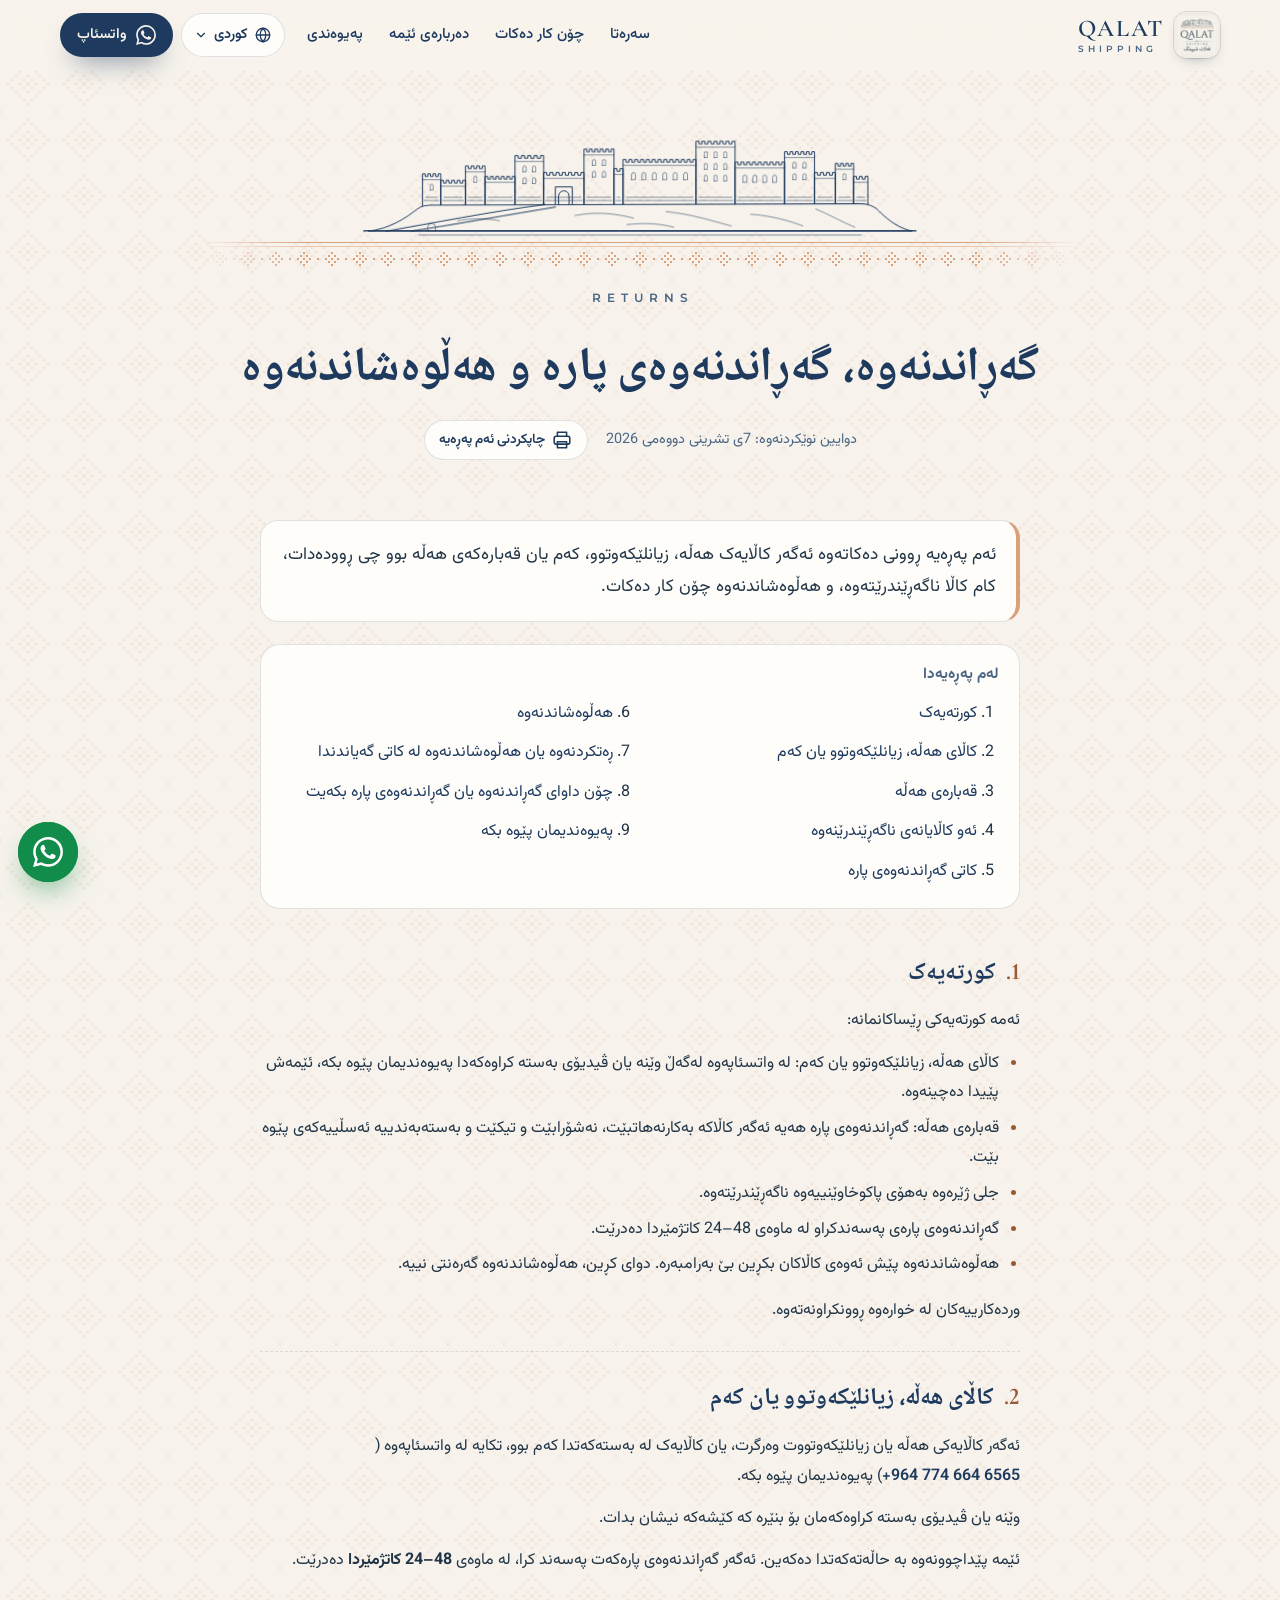
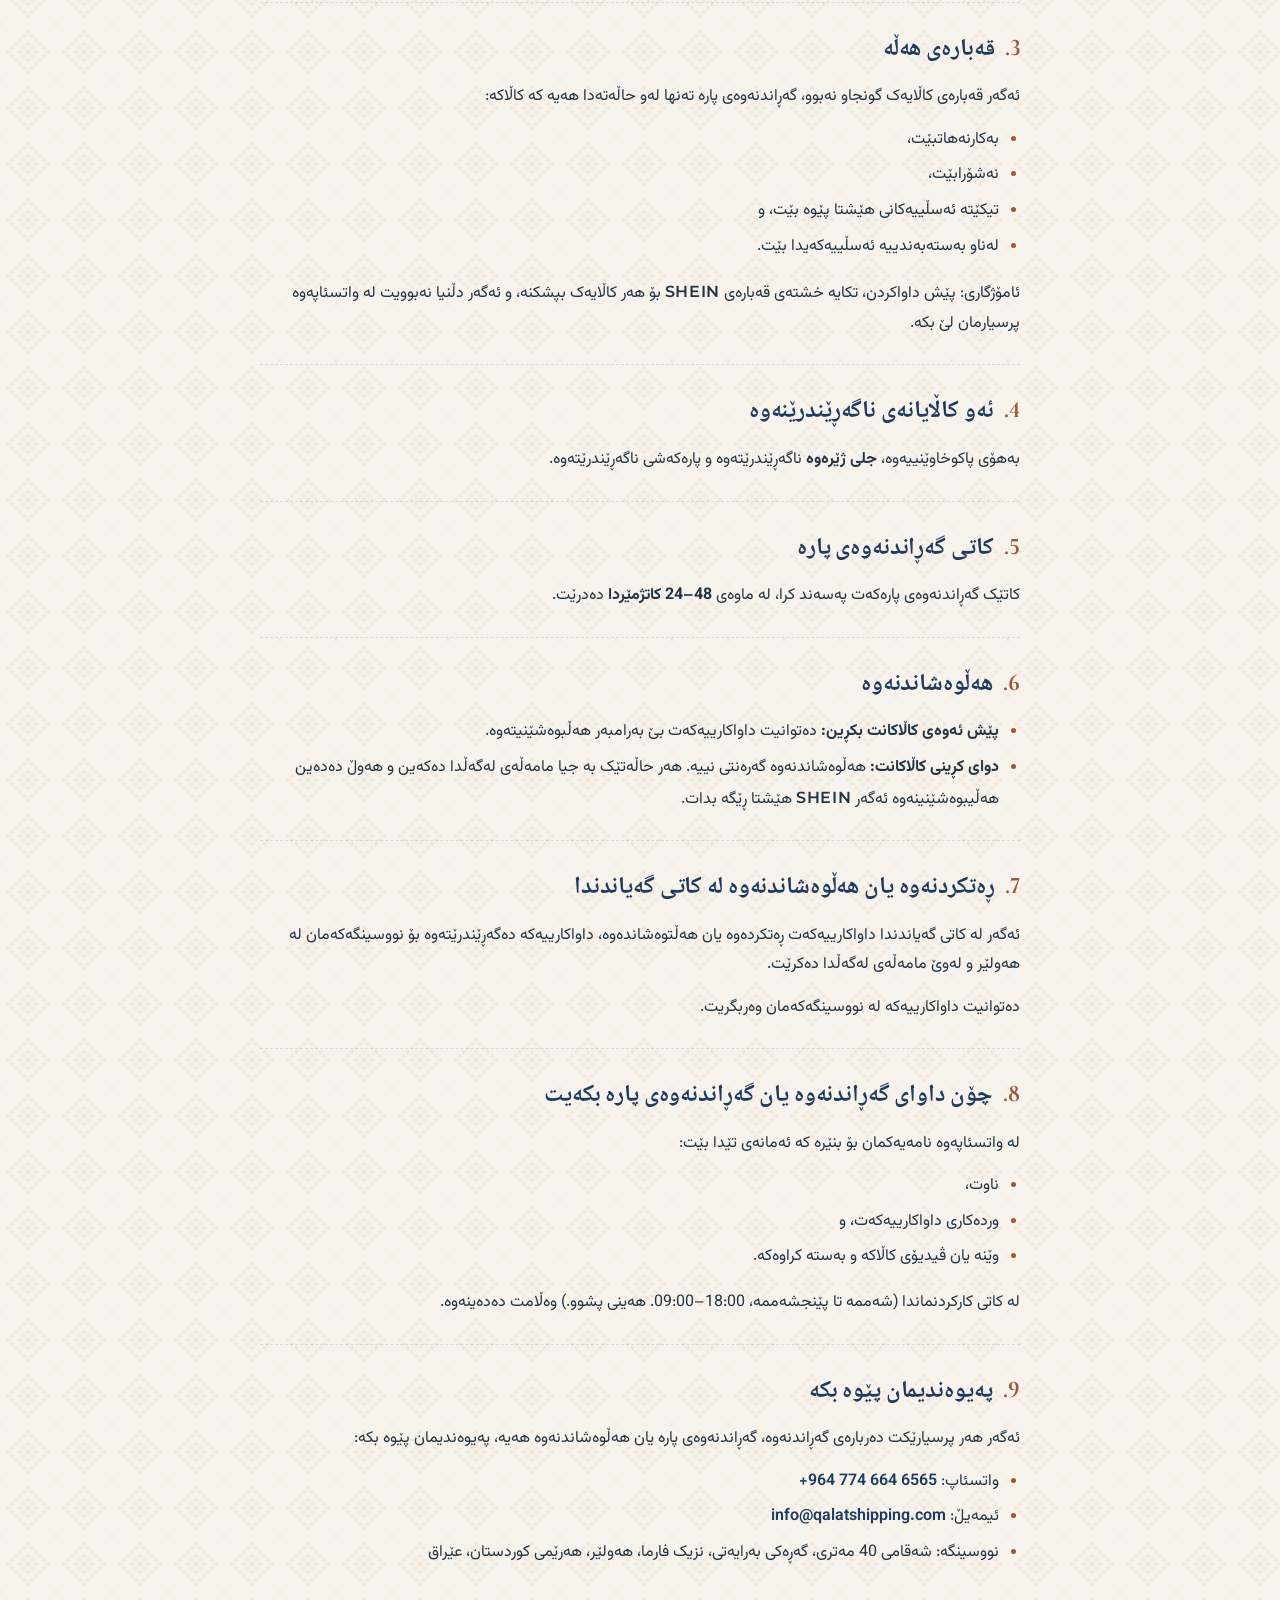
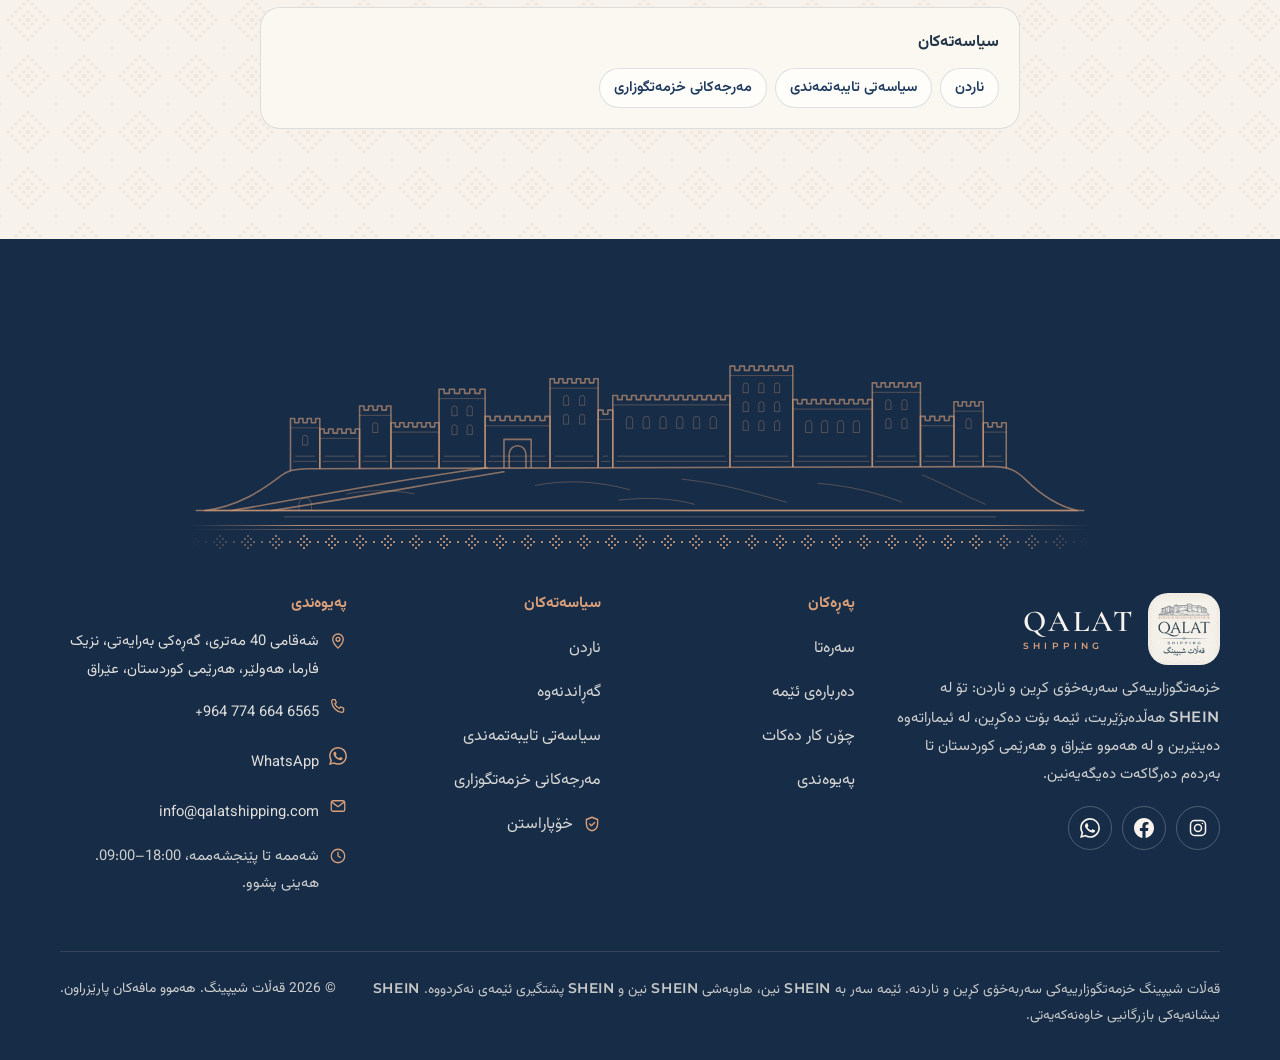
<file: returns.html>
<!DOCTYPE html>
<html lang="ckb" dir="rtl">
<head>
<meta charset="utf-8">
<meta name="viewport" content="width=device-width, initial-scale=1, viewport-fit=cover">
<title>گەڕاندنەوەی کاڵا، گەڕاندنەوەی پارە و هەڵوەشاندنەوە | قەڵات شیپینگ</title>
<meta name="description" content="گەڕاندنەوەی کاڵا، گەڕاندنەوەی پارە و هەڵوەشاندنەوە لە قەڵات شیپینگ چۆن کار دەکەن.">
<meta name="facebook-domain-verification" content="PASTE_CODE_FROM_META" />
<meta name="robots" content="index, follow">
<meta name="theme-color" content="#1E3A5F">
<meta name="format-detection" content="telephone=no">
<link rel="canonical" href="https://www.qalatshipping.com/returns">
<link rel="alternate" hreflang="ckb" href="https://www.qalatshipping.com/returns?lang=ku">
<link rel="alternate" hreflang="ar" href="https://www.qalatshipping.com/returns?lang=ar">
<link rel="alternate" hreflang="en" href="https://www.qalatshipping.com/returns?lang=en">
<link rel="alternate" hreflang="x-default" href="https://www.qalatshipping.com/returns">
<meta property="og:type" content="website">
<meta property="og:site_name" content="Qalat Shipping | قەڵات شیپینگ">
<meta property="og:title" content="گەڕاندنەوەی کاڵا، گەڕاندنەوەی پارە و هەڵوەشاندنەوە | قەڵات شیپینگ">
<meta property="og:description" content="گەڕاندنەوەی کاڵا، گەڕاندنەوەی پارە و هەڵوەشاندنەوە لە قەڵات شیپینگ چۆن کار دەکەن.">
<meta property="og:url" content="https://www.qalatshipping.com/returns">
<meta property="og:image" content="https://www.qalatshipping.com/assets/og-image.jpg">
<meta property="og:image:width" content="1200">
<meta property="og:image:height" content="630">
<meta property="og:image:alt" content="Qalat Shipping logo — Erbil Citadel line drawing">
<meta property="og:locale" content="ku_IQ">
<meta property="og:locale:alternate" content="ar_IQ">
<meta property="og:locale:alternate" content="en_US">
<meta name="twitter:card" content="summary_large_image">
<meta name="twitter:title" content="گەڕاندنەوەی کاڵا، گەڕاندنەوەی پارە و هەڵوەشاندنەوە | قەڵات شیپینگ">
<meta name="twitter:description" content="گەڕاندنەوەی کاڵا، گەڕاندنەوەی پارە و هەڵوەشاندنەوە لە قەڵات شیپینگ چۆن کار دەکەن.">
<meta name="twitter:image" content="https://www.qalatshipping.com/assets/og-image.jpg">
<link rel="icon" href="assets/favicon.svg" type="image/svg+xml">
<link rel="icon" href="assets/favicon-32.png" sizes="32x32" type="image/png">
<link rel="apple-touch-icon" href="assets/apple-touch-icon.png">
<link rel="preconnect" href="https://fonts.googleapis.com">
<link rel="preconnect" href="https://fonts.gstatic.com" crossorigin>
<link rel="stylesheet" href="https://fonts.googleapis.com/css2?family=Cormorant+Garamond:ital,wght@0,500;0,600;0,700;1,500&family=Montserrat:wght@400;500;600;700&family=Noto+Naskh+Arabic:wght@600;700&family=Vazirmatn:wght@400;500;600;700&display=swap">
<link rel="stylesheet" href="assets/style.css">
<script>
(function () {
  var l = 'ku', m = { ku: ['ckb', 'rtl'], ar: ['ar', 'rtl'], en: ['en', 'ltr'] };
  try { l = new URLSearchParams(location.search).get('lang') || localStorage.getItem('qalat-lang') || l; } catch (e) {}
  var v = m[l] || m.ku, h = document.documentElement;
  h.lang = v[0]; h.dir = v[1]; h.classList.add('js');
})();
</script>
<script src="assets/config.js" defer></script>
<script src="assets/i18n.js" defer></script>
<script src="assets/main.js" defer></script>
<script type="application/ld+json">
{
  "@context": "https://schema.org",
  "@type": "LocalBusiness",
  "@id": "https://www.qalatshipping.com/#business",
  "name": "Qalat Shipping",
  "alternateName": [
    "قەڵات شیپینگ",
    "قلات شيبينغ"
  ],
  "description": "Independent personal-shopping and shipping service: customers choose items on SHEIN, we purchase on their behalf, ship from the UAE and deliver anywhere in Iraq and the Kurdistan Region. Not affiliated with SHEIN.",
  "url": "https://www.qalatshipping.com/",
  "logo": "https://www.qalatshipping.com/assets/logo-512.jpg",
  "image": "https://www.qalatshipping.com/assets/og-image.jpg",
  "telephone": "+9647746646565",
  "email": "info@qalatshipping.com",
  "priceRange": "$$",
  "paymentAccepted": "Cash on delivery",
  "currenciesAccepted": "IQD",
  "address": {
    "@type": "PostalAddress",
    "streetAddress": "40 Meter Street, Brayati, near Pharma",
    "addressLocality": "Erbil",
    "addressRegion": "Kurdistan Region",
    "addressCountry": "IQ"
  },
  "geo": {
    "@type": "GeoCoordinates",
    "latitude": 36.200478,
    "longitude": 44.039223
  },
  "hasMap": "https://www.google.com/maps?q=36.2004780,44.0392230",
  "openingHoursSpecification": [
    {
      "@type": "OpeningHoursSpecification",
      "dayOfWeek": [
        "Saturday",
        "Sunday",
        "Monday",
        "Tuesday",
        "Wednesday",
        "Thursday"
      ],
      "opens": "09:00",
      "closes": "18:00"
    }
  ],
  "areaServed": {
    "@type": "Country",
    "name": "Iraq"
  },
  "sameAs": [
    "https://www.instagram.com/qalat.shipping",
    "https://www.facebook.com/share/1C8g9AsxWR/"
  ]
}
</script>
</head>
<body data-page="returns">
<svg width="0" height="0" style="position:absolute" aria-hidden="true" focusable="false">
  <symbol id="i-wa" viewBox="0 0 24 24"><path fill="currentColor" d="M17.472 14.382c-.297-.149-1.758-.867-2.03-.967-.273-.099-.471-.148-.67.15-.197.297-.767.966-.94 1.164-.173.199-.347.223-.644.075-.297-.15-1.255-.463-2.39-1.475-.883-.788-1.48-1.761-1.653-2.059-.173-.297-.018-.458.13-.606.134-.133.298-.347.446-.52.149-.174.198-.298.298-.497.099-.198.05-.371-.025-.52-.075-.149-.669-1.612-.916-2.207-.242-.579-.487-.5-.669-.51-.173-.008-.371-.01-.57-.01-.198 0-.52.074-.792.372-.272.297-1.04 1.016-1.04 2.479 0 1.462 1.065 2.875 1.213 3.074.149.198 2.096 3.2 5.077 4.487.709.306 1.262.489 1.694.625.712.227 1.36.195 1.871.118.571-.085 1.758-.719 2.006-1.413.248-.694.248-1.289.173-1.413-.074-.124-.272-.198-.57-.347m-5.421 7.403h-.004a9.87 9.87 0 01-5.031-1.378l-.361-.214-3.741.982.998-3.648-.235-.374a9.86 9.86 0 01-1.51-5.26c.001-5.45 4.436-9.884 9.888-9.884 2.64 0 5.122 1.03 6.988 2.898a9.825 9.825 0 012.893 6.994c-.003 5.45-4.437 9.884-9.885 9.884m8.413-18.297A11.815 11.815 0 0012.05 0C5.495 0 .16 5.335.157 11.892c0 2.096.547 4.142 1.588 5.945L.057 24l6.305-1.654a11.882 11.882 0 005.683 1.448h.005c6.554 0 11.89-5.335 11.893-11.893a11.821 11.821 0 00-3.48-8.413z"/></symbol>
  <symbol id="i-fb" viewBox="0 0 24 24"><path fill="currentColor" d="M24 12.073c0-6.627-5.373-12-12-12s-12 5.373-12 12c0 5.99 4.388 10.954 10.125 11.854v-8.385H7.078v-3.47h3.047V9.43c0-3.007 1.792-4.669 4.533-4.669 1.312 0 2.686.235 2.686.235v2.953H15.83c-1.491 0-1.956.925-1.956 1.874v2.25h3.328l-.532 3.47h-2.796v8.385C19.612 23.027 24 18.062 24 12.073z"/></symbol>
  <symbol id="i-ig" viewBox="0 0 24 24" fill="none" stroke="currentColor" stroke-width="1.8"><rect x="3" y="3" width="18" height="18" rx="5"/><circle cx="12" cy="12" r="4.2"/><circle cx="17.3" cy="6.7" r=".9" fill="currentColor" stroke="none"/></symbol>
  <symbol id="i-plane" viewBox="0 0 24 24" fill="none" stroke="currentColor" stroke-width="1.7" stroke-linecap="round" stroke-linejoin="round"><path d="M21.5 3.5l-19 7.5 7 2.5 2.5 7z"/><path d="M21.5 3.5L9.5 13.5"/></symbol>
  <symbol id="i-box" viewBox="0 0 24 24" fill="none" stroke="currentColor" stroke-width="1.7" stroke-linecap="round" stroke-linejoin="round"><path d="M3.5 7.5L12 3l8.5 4.5v9L12 21l-8.5-4.5z"/><path d="M3.5 7.5L12 12l8.5-4.5M12 12v9"/></symbol>
  <symbol id="i-cash" viewBox="0 0 24 24" fill="none" stroke="currentColor" stroke-width="1.7" stroke-linecap="round" stroke-linejoin="round"><rect x="2.5" y="6" width="19" height="12" rx="2.5"/><circle cx="12" cy="12" r="2.8"/><path d="M6 9.5v5M18 9.5v5"/></symbol>
  <symbol id="i-truck" viewBox="0 0 24 24" fill="none" stroke="currentColor" stroke-width="1.7" stroke-linecap="round" stroke-linejoin="round"><path d="M2 6.5h11v9H2zM13 9.5h4.2l3.3 3.3v2.7H13z"/><circle cx="6" cy="17.5" r="1.9"/><circle cx="17" cy="17.5" r="1.9"/></symbol>
  <symbol id="i-clock" viewBox="0 0 24 24" fill="none" stroke="currentColor" stroke-width="1.7" stroke-linecap="round" stroke-linejoin="round"><circle cx="12" cy="12" r="9"/><path d="M12 7v5l3.2 2"/></symbol>
  <symbol id="i-pin" viewBox="0 0 24 24" fill="none" stroke="currentColor" stroke-width="1.8" stroke-linecap="round" stroke-linejoin="round"><path d="M12 21.5s-7-6.4-7-11.8a7 7 0 0114 0c0 5.4-7 11.8-7 11.8z"/><circle cx="12" cy="9.7" r="2.6"/></symbol>
  <symbol id="i-globe" viewBox="0 0 24 24" fill="none" stroke="currentColor" stroke-width="1.7" stroke-linecap="round" stroke-linejoin="round"><circle cx="12" cy="12" r="9"/><path d="M3 12h18M12 3c2.6 2.6 3.8 5.6 3.8 9s-1.2 6.4-3.8 9c-2.6-2.6-3.8-5.6-3.8-9S9.4 5.6 12 3z"/></symbol>
  <symbol id="i-chev" viewBox="0 0 24 24" fill="none" stroke="currentColor" stroke-width="2" stroke-linecap="round" stroke-linejoin="round"><path d="M6 9l6 6 6-6"/></symbol>
  <symbol id="i-menu" viewBox="0 0 24 24" fill="none" stroke="currentColor" stroke-width="1.8" stroke-linecap="round"><path d="M4 7h16M4 12h16M4 17h16"/></symbol>
  <symbol id="i-close" viewBox="0 0 24 24" fill="none" stroke="currentColor" stroke-width="1.8" stroke-linecap="round"><path d="M6 6l12 12M18 6L6 18"/></symbol>
  <symbol id="i-arrow" viewBox="0 0 24 24" fill="none" stroke="currentColor" stroke-width="1.8" stroke-linecap="round" stroke-linejoin="round"><path d="M5 12h14M13 6l6 6-6 6"/></symbol>
  <symbol id="i-check" viewBox="0 0 24 24" fill="none" stroke="currentColor" stroke-width="2" stroke-linecap="round" stroke-linejoin="round"><path d="M5 12.5l4.5 4.5L19 7.5"/></symbol>
  <symbol id="i-bag" viewBox="0 0 24 24" fill="none" stroke="currentColor" stroke-width="1.7" stroke-linecap="round" stroke-linejoin="round"><path d="M5 8h14l-1.2 12.5H6.2z"/><path d="M9 8V6.5a3 3 0 016 0V8"/></symbol>
  <symbol id="i-chat" viewBox="0 0 24 24" fill="none" stroke="currentColor" stroke-width="1.7" stroke-linecap="round" stroke-linejoin="round"><path d="M20.5 11.5a8.5 8.5 0 01-12.4 7.6L3.5 20.5l1.4-4.4a8.5 8.5 0 1115.6-4.6z"/><path d="M8.5 10.5h7M8.5 13.5h4.5"/></symbol>
  <symbol id="i-confirm" viewBox="0 0 24 24" fill="none" stroke="currentColor" stroke-width="1.7" stroke-linecap="round" stroke-linejoin="round"><circle cx="12" cy="12" r="9"/><path d="M8 12.3l2.7 2.7L16 9.5"/></symbol>
  <symbol id="i-home" viewBox="0 0 24 24" fill="none" stroke="currentColor" stroke-width="1.7" stroke-linecap="round" stroke-linejoin="round"><path d="M4 10.5L12 4l8 6.5V20H4z"/><path d="M10 20v-5.5h4V20"/></symbol>
  <symbol id="i-phone" viewBox="0 0 24 24" fill="none" stroke="currentColor" stroke-width="1.7" stroke-linecap="round" stroke-linejoin="round"><path d="M5 3.5h3.2l1.6 4.2-2.1 1.4a11 11 0 006.2 6.2l1.4-2.1 4.2 1.6V18a2.5 2.5 0 01-2.5 2.5A15.5 15.5 0 013.5 6 2.5 2.5 0 015 3.5z"/></symbol>
  <symbol id="i-mobile" viewBox="0 0 24 24" fill="none" stroke="currentColor" stroke-width="1.7" stroke-linecap="round" stroke-linejoin="round"><rect x="6.5" y="2.5" width="11" height="19" rx="2.5"/><path d="M10.5 18.5h3"/></symbol>
  <symbol id="i-mail" viewBox="0 0 24 24" fill="none" stroke="currentColor" stroke-width="1.7" stroke-linecap="round" stroke-linejoin="round"><rect x="3" y="5" width="18" height="14" rx="2.5"/><path d="M3.5 6.5l8.5 6.5 8.5-6.5"/></symbol>
  <symbol id="i-shield" viewBox="0 0 24 24" fill="none" stroke="currentColor" stroke-width="1.8" stroke-linecap="round" stroke-linejoin="round"><path d="M12 3l7.5 3v5.5c0 4.6-3.2 8.3-7.5 9.5-4.3-1.2-7.5-4.9-7.5-9.5V6z"/><path d="M9 12l2.2 2.2L15.5 10"/></symbol>
  <symbol id="i-print" viewBox="0 0 24 24" fill="none" stroke="currentColor" stroke-width="1.7" stroke-linecap="round" stroke-linejoin="round"><path d="M7 8V3.5h10V8"/><rect x="3.5" y="8" width="17" height="8.5" rx="2"/><path d="M7 14h10v6.5H7z"/></symbol>
  <symbol id="i-building" viewBox="0 0 24 24" fill="none" stroke="currentColor" stroke-width="1.7" stroke-linecap="round" stroke-linejoin="round"><path d="M4 21V8l8-5 8 5v13"/><path d="M9 21v-6h6v6M3 21h18"/></symbol>
  <symbol id="i-tag" viewBox="0 0 24 24" fill="none" stroke="currentColor" stroke-width="1.7" stroke-linecap="round" stroke-linejoin="round"><path d="M3 12V4.5A1.5 1.5 0 014.5 3H12l9 9-9 9z"/><circle cx="8" cy="8" r="1.5"/></symbol>
  <symbol id="i-ruler" viewBox="0 0 24 24" fill="none" stroke="currentColor" stroke-width="1.7" stroke-linecap="round" stroke-linejoin="round"><path d="M3.5 15.5l12-12 5 5-12 12z"/><path d="M7 12l2 2M10 9l2 2M13 6l2 2"/></symbol>
  <symbol id="i-user" viewBox="0 0 24 24" fill="none" stroke="currentColor" stroke-width="1.7" stroke-linecap="round" stroke-linejoin="round"><circle cx="12" cy="8.5" r="3.8"/><path d="M4.5 20.5c.9-4 3.8-6 7.5-6s6.6 2 7.5 6"/></symbol>
  <symbol id="i-diamond" viewBox="0 0 24 24"><path fill="currentColor" d="M12 3l9 9-9 9-9-9z"/></symbol>
</svg>

<a class="skip-link" href="#main" data-i18n="a11y.skip"></a>

<header class="site-header" id="siteHeader">
  <div class="container header-inner">
    <a class="brand" href="index.html" data-i18n-attr="aria-label:a11y.home">
      <img class="brand-logo" src="assets/logo-192.jpg" width="46" height="46" alt="Qalat Shipping logo" data-i18n-attr="alt:a11y.logo">
      <span class="brand-text" aria-hidden="true"><span class="brand-name">QALAT</span><span class="brand-sub">SHIPPING</span></span>
    </a>
    <nav class="main-nav" id="mainNav" data-i18n-attr="aria-label:a11y.nav">
      <ul>
        <li><a href="index.html" data-nav="home" data-i18n="nav.home">Home</a></li>
        <li><a href="how-it-works.html" data-nav="how" data-i18n="nav.how">How it works</a></li>
        <li><a href="about.html" data-nav="about" data-i18n="nav.about">About</a></li>
        <li><a href="contact.html" data-nav="contact" data-i18n="nav.contact">Contact</a></li>
      </ul>
    </nav>
    <div class="header-actions">
      <div class="lang">
        <button class="lang-btn" id="langBtn" type="button" aria-haspopup="true" aria-expanded="false" aria-controls="langMenu" data-i18n-attr="title:a11y.lang;aria-label:a11y.lang">
          <svg class="ic" aria-hidden="true"><use href="#i-globe"/></svg><span id="langCurrent" class="lbl-long"></span><span id="langShort" class="lbl-short" aria-hidden="true"></span><svg class="ic chev" aria-hidden="true"><use href="#i-chev"/></svg>
        </button>
        <ul class="lang-menu" id="langMenu" hidden>
          <li><button type="button" data-lang="ku" lang="ckb" dir="rtl">کوردی<svg class="ic" aria-hidden="true"><use href="#i-check"/></svg></button></li>
          <li><button type="button" data-lang="ar" lang="ar" dir="rtl">العربية<svg class="ic" aria-hidden="true"><use href="#i-check"/></svg></button></li>
          <li><button type="button" data-lang="en" lang="en" dir="ltr">English<svg class="ic" aria-hidden="true"><use href="#i-check"/></svg></button></li>
        </ul>
      </div>
      <a class="btn btn-primary btn-wa-sm" data-wa="greet" href="https://wa.me/9647746646565" data-i18n-attr="aria-label:a11y.wa"><svg class="ic" aria-hidden="true"><use href="#i-wa"/></svg><span class="lbl" data-i18n="header.wa">WhatsApp</span></a>
      <button class="menu-btn" id="menuBtn" type="button" aria-expanded="false" aria-controls="mainNav" data-i18n-attr="aria-label:a11y.menu"><svg class="ic i-open" aria-hidden="true"><use href="#i-menu"/></svg><svg class="ic i-close" aria-hidden="true"><use href="#i-close"/></svg></button>
    </div>
  </div>
</header>

<noscript><div class="noscript"><strong>Qalat Shipping — قەڵات شیپینگ</strong><br>40 Meter Street, Brayati, near Pharma, Erbil, Kurdistan Region, Iraq<br>WhatsApp / Phone: <a href="https://wa.me/9647746646565">+964 774 664 6565</a> · <a href="mailto:info@qalatshipping.com">info@qalatshipping.com</a><br>Saturday–Thursday 09:00–18:00, Friday closed.<br>Independent service, not affiliated with SHEIN.</div></noscript>

<main id="main">
<section class="page-hero">
  <div class="container">
    <div class="citadel animate" data-citadel aria-hidden="true"></div>
    <div class="kilim-band" aria-hidden="true"></div>
    <p class="kicker" dir="ltr" aria-hidden="true" style="margin-top:22px">RETURNS</p>
    <h1 id="pageTitle"></h1>
    <div class="legal-meta" id="legalMeta"></div>
  </div>
</section>
<div class="container">
  <article class="legal-wrap" id="legal" data-legal="returns"></article>
</div>
</main>

<footer class="site-footer on-dark">
  <div class="container">
    <div class="footer-art citadel" data-citadel aria-hidden="true"></div>
    <div class="footer-band" aria-hidden="true"></div>
    <div class="footer-grid">
      <div>
        <div class="footer-brand">
          <img src="assets/logo-192.jpg" width="72" height="72" alt="Qalat Shipping logo" data-i18n-attr="alt:a11y.logo" loading="lazy">
          <span class="brand-text" aria-hidden="true"><span class="brand-name">QALAT</span><span class="brand-sub">SHIPPING</span></span>
        </div>
        <p class="footer-story" data-i18n="footer.desc"></p>
        <div class="social" data-i18n-attr="aria-label:a11y.social" role="group">
          <a data-href="instagram" href="https://www.instagram.com/qalat.shipping" aria-label="Instagram"><svg class="ic" aria-hidden="true"><use href="#i-ig"/></svg></a>
          <a data-href="facebook" href="https://www.facebook.com/share/1C8g9AsxWR/" aria-label="Facebook"><svg class="ic" aria-hidden="true"><use href="#i-fb"/></svg></a>
          <a data-wa="greet" href="https://wa.me/9647746646565" aria-label="WhatsApp"><svg class="ic" aria-hidden="true"><use href="#i-wa"/></svg></a>
        </div>
      </div>
      <nav class="footer-col" aria-labelledby="fExplore">
        <h3 id="fExplore" data-i18n="footer.explore"></h3>
        <ul>
          <li><a href="index.html" data-i18n="nav.home"></a></li>
          <li><a href="about.html" data-i18n="nav.about"></a></li>
          <li><a href="how-it-works.html" data-i18n="nav.how"></a></li>
          <li><a href="contact.html" data-i18n="nav.contact"></a></li>
        </ul>
      </nav>
      <nav class="footer-col" aria-labelledby="fPolicies">
        <h3 id="fPolicies" data-i18n="footer.policies"></h3>
        <ul>
          <li><a href="shipping.html" data-i18n="nav.shipping"></a></li>
          <li><a href="returns.html" data-i18n="nav.returns"></a></li>
          <li><a href="privacy.html" data-i18n="nav.privacy"></a></li>
          <li><a href="terms.html" data-i18n="nav.terms"></a></li>
          <li><a href="contact.html#stay-safe"><svg class="ic" aria-hidden="true"><use href="#i-shield"/></svg><span data-i18n="nav.safe"></span></a></li>
        </ul>
      </nav>
      <div class="footer-col">
        <h3 data-i18n="footer.contact"></h3>
        <address>
          <div><svg class="ic" aria-hidden="true"><use href="#i-pin"/></svg><a data-href="map" href="https://www.google.com/maps?q=36.2004780,44.0392230" data-tpl="{address}"></a></div>
          <div><svg class="ic" aria-hidden="true"><use href="#i-phone"/></svg><a data-href="phone" href="tel:+9647746646565"><span dir="ltr" data-cfg="phone">+964 774 664 6565</span></a></div>
          <div><svg class="ic" aria-hidden="true"><use href="#i-wa"/></svg><a data-wa="greet" href="https://wa.me/9647746646565"><span dir="ltr">WhatsApp</span></a></div>
          <div><svg class="ic" aria-hidden="true"><use href="#i-mail"/></svg><a data-href="email" href="mailto:info@qalatshipping.com"><span dir="ltr" data-cfg="email">info@qalatshipping.com</span></a></div>
          <div><svg class="ic" aria-hidden="true"><use href="#i-clock"/></svg><span data-tpl="{hours}"></span></div>
        </address>
      </div>
    </div>
    <div class="footer-bottom">
      <p class="disclaimer" data-i18n="footer.disclaimer"></p>
      <p data-i18n="footer.rights"></p>
    </div>
  </div>
</footer>

<a class="wa-float" data-wa="greet" href="https://wa.me/9647746646565" data-i18n-attr="aria-label:a11y.wa"><svg class="ic" aria-hidden="true"><use href="#i-wa"/></svg></a>
</body>
</html>
</file>
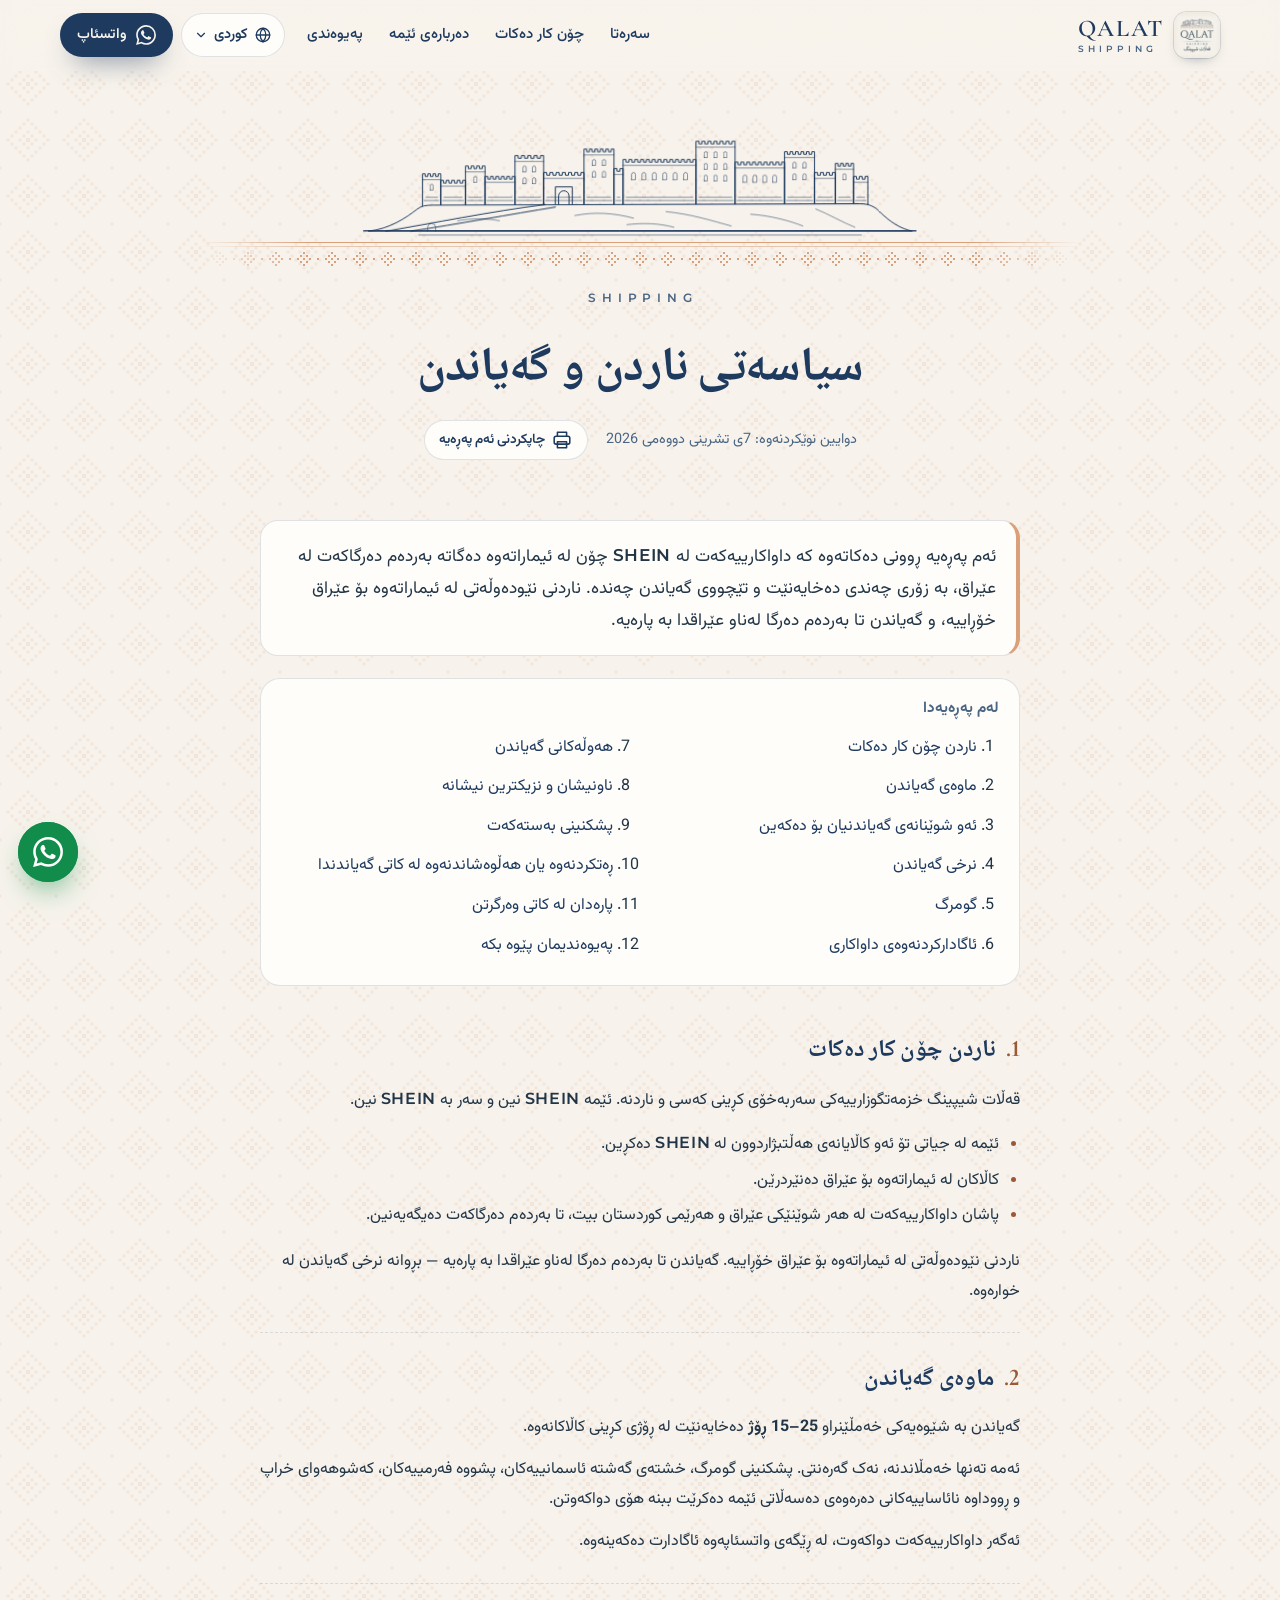
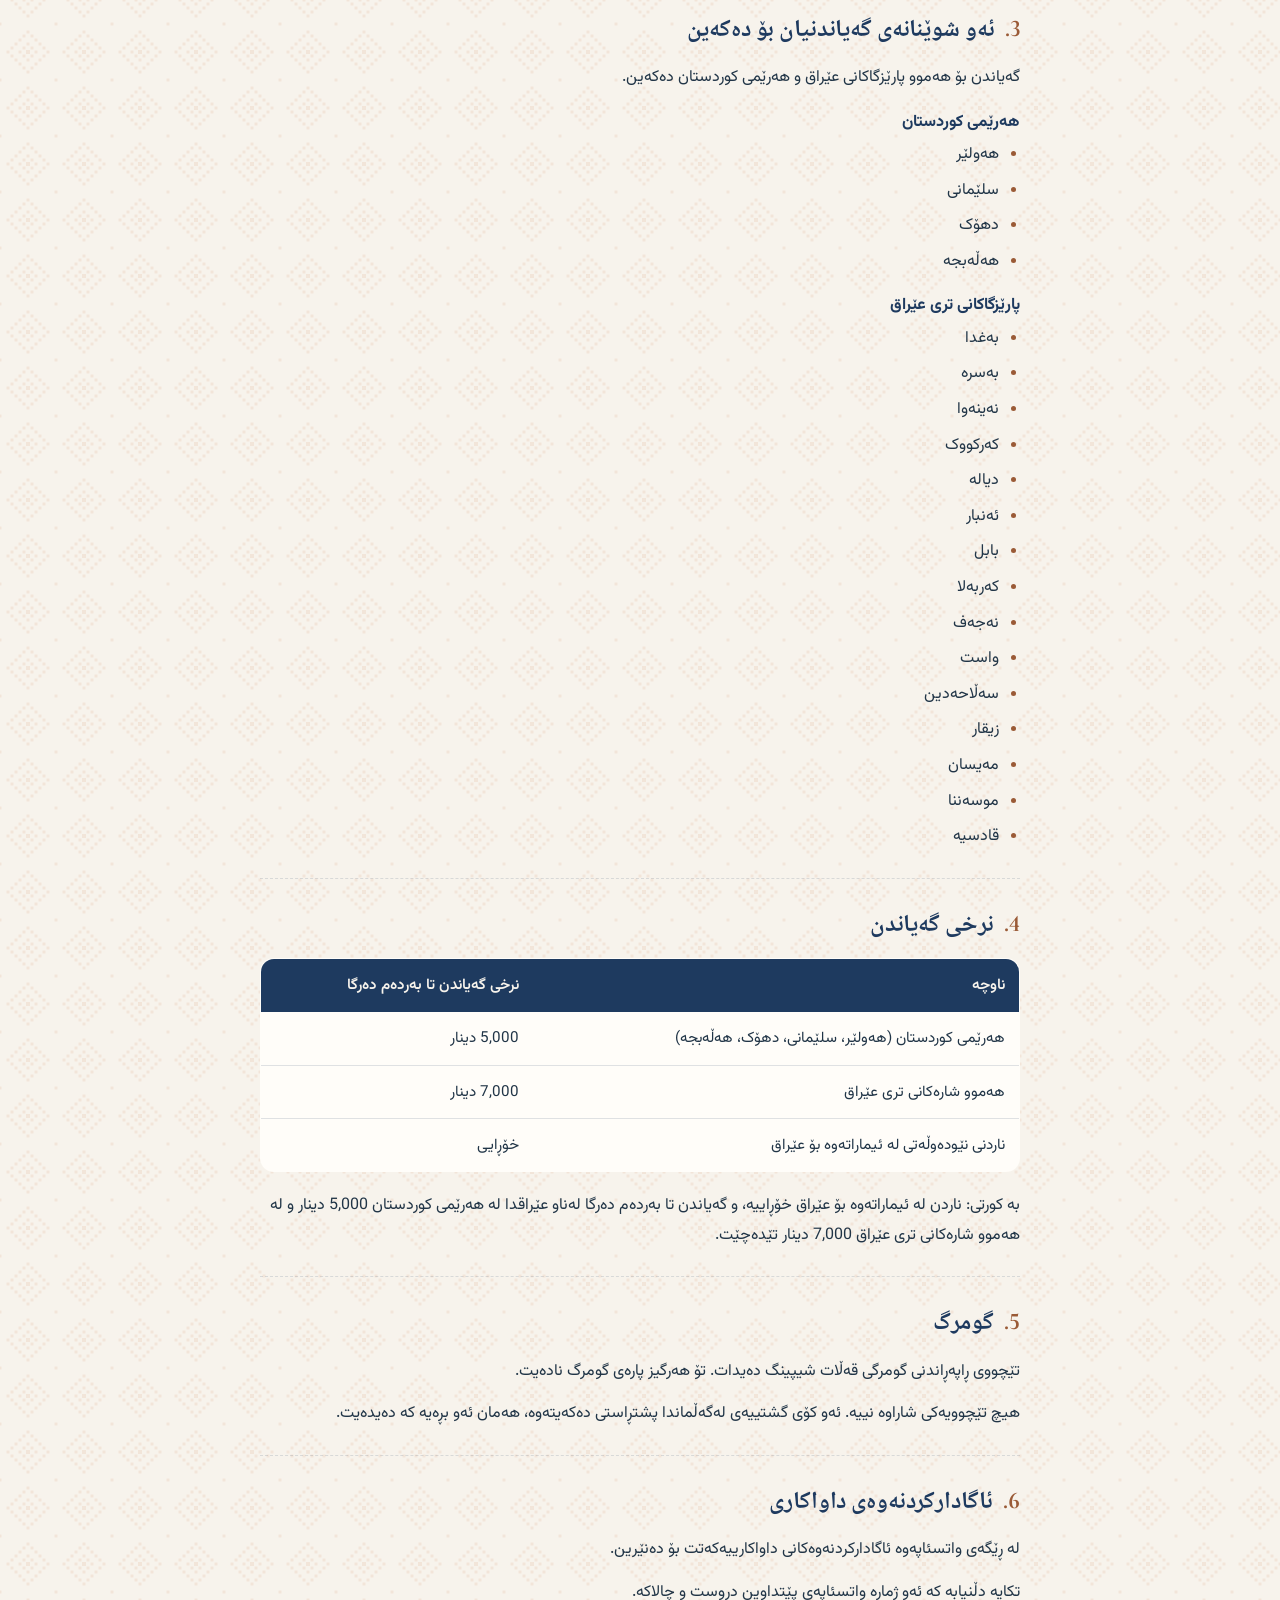
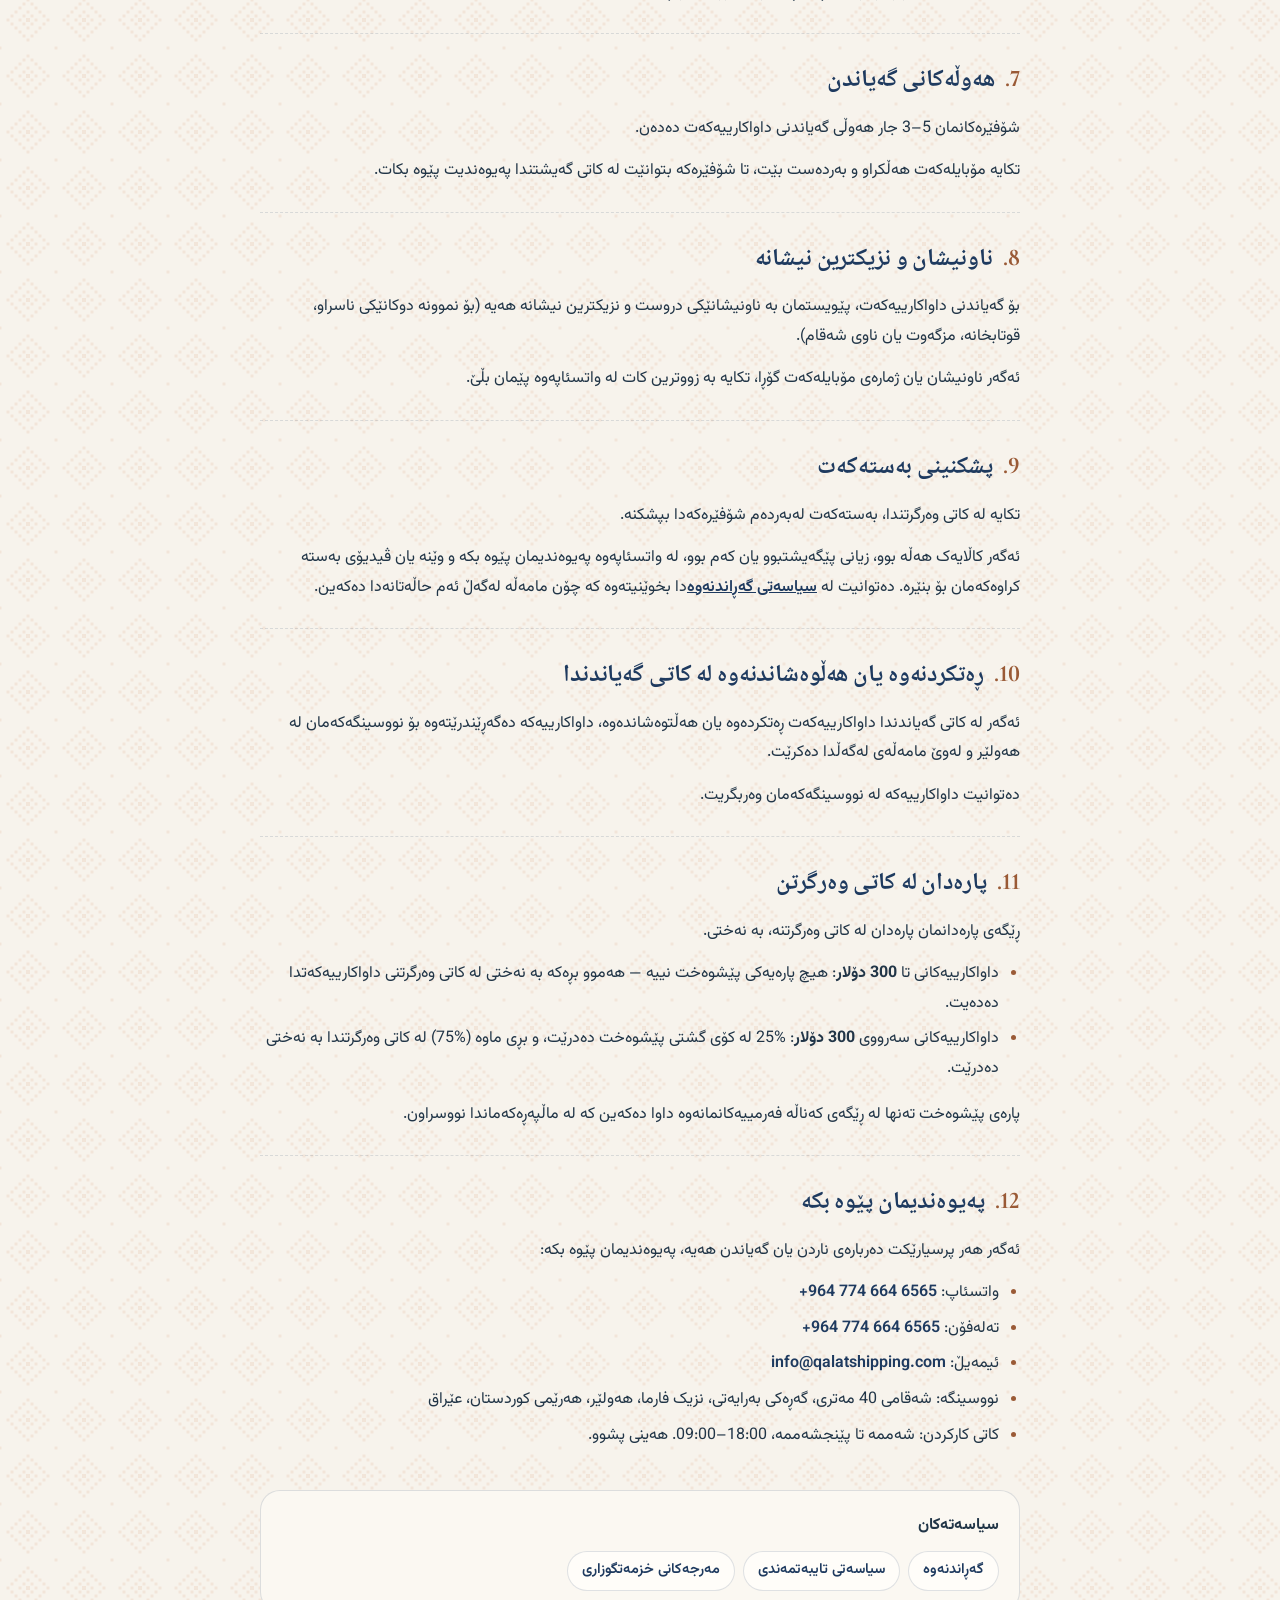
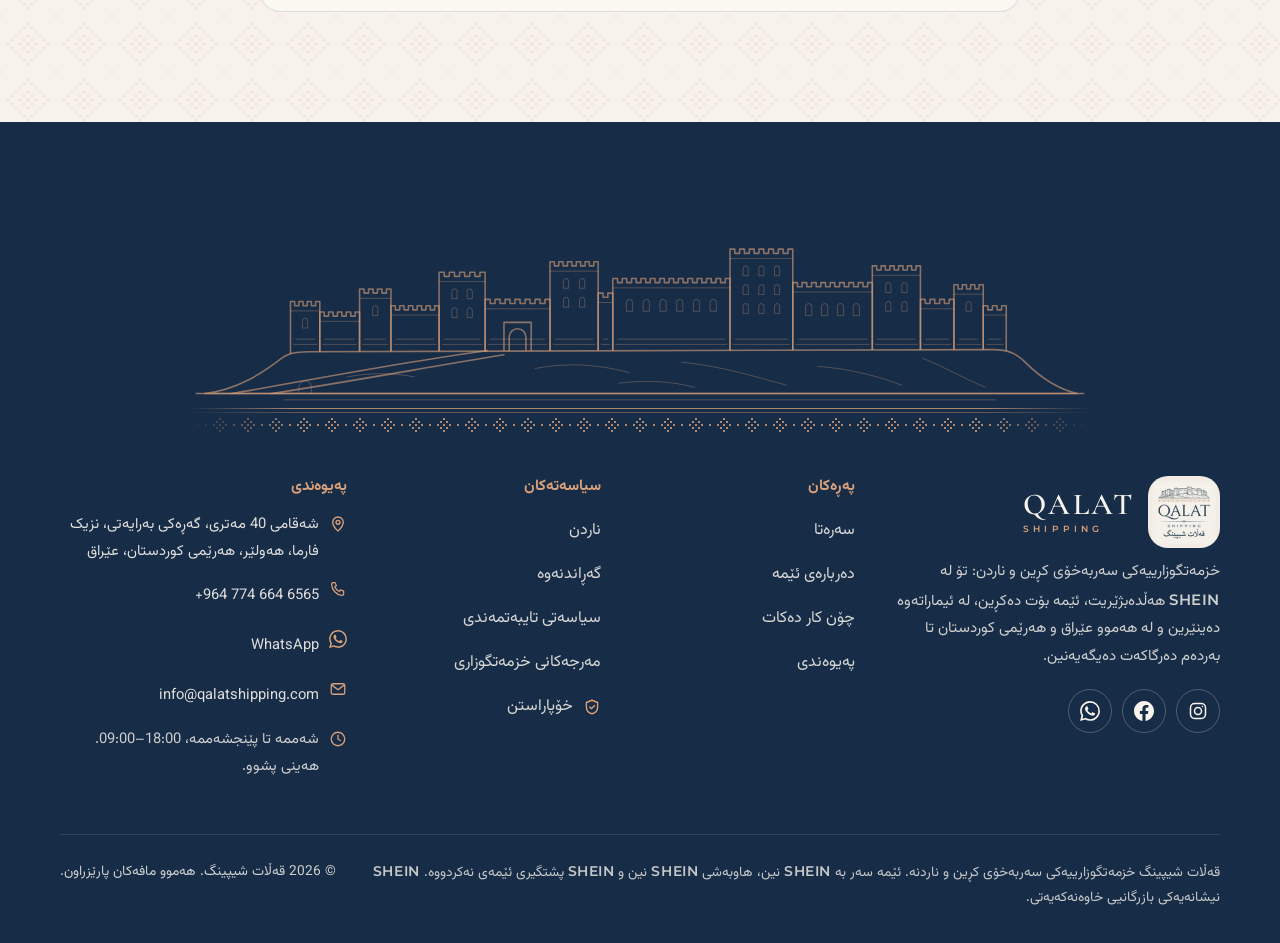
<file: shipping.html>
<!DOCTYPE html>
<html lang="ckb" dir="rtl">
<head>
<meta charset="utf-8">
<meta name="viewport" content="width=device-width, initial-scale=1, viewport-fit=cover">
<title>سیاسەتی ناردن و گەیاندن | قەڵات شیپینگ</title>
<meta name="description" content="ناردن لە ئیماراتەوە بۆ عێراق، ماوەی گەیاندن، کرێی گەیاندن تا بەردەم دەرگا، گومرگ و هەوڵەکانی گەیاندن.">
<meta name="facebook-domain-verification" content="PASTE_CODE_FROM_META" />
<meta name="robots" content="index, follow">
<meta name="theme-color" content="#1E3A5F">
<meta name="format-detection" content="telephone=no">
<link rel="canonical" href="https://www.qalatshipping.com/shipping">
<link rel="alternate" hreflang="ckb" href="https://www.qalatshipping.com/shipping?lang=ku">
<link rel="alternate" hreflang="ar" href="https://www.qalatshipping.com/shipping?lang=ar">
<link rel="alternate" hreflang="en" href="https://www.qalatshipping.com/shipping?lang=en">
<link rel="alternate" hreflang="x-default" href="https://www.qalatshipping.com/shipping">
<meta property="og:type" content="website">
<meta property="og:site_name" content="Qalat Shipping | قەڵات شیپینگ">
<meta property="og:title" content="سیاسەتی ناردن و گەیاندن | قەڵات شیپینگ">
<meta property="og:description" content="ناردن لە ئیماراتەوە بۆ عێراق، ماوەی گەیاندن، کرێی گەیاندن تا بەردەم دەرگا، گومرگ و هەوڵەکانی گەیاندن.">
<meta property="og:url" content="https://www.qalatshipping.com/shipping">
<meta property="og:image" content="https://www.qalatshipping.com/assets/og-image.jpg">
<meta property="og:image:width" content="1200">
<meta property="og:image:height" content="630">
<meta property="og:image:alt" content="Qalat Shipping logo — Erbil Citadel line drawing">
<meta property="og:locale" content="ku_IQ">
<meta property="og:locale:alternate" content="ar_IQ">
<meta property="og:locale:alternate" content="en_US">
<meta name="twitter:card" content="summary_large_image">
<meta name="twitter:title" content="سیاسەتی ناردن و گەیاندن | قەڵات شیپینگ">
<meta name="twitter:description" content="ناردن لە ئیماراتەوە بۆ عێراق، ماوەی گەیاندن، کرێی گەیاندن تا بەردەم دەرگا، گومرگ و هەوڵەکانی گەیاندن.">
<meta name="twitter:image" content="https://www.qalatshipping.com/assets/og-image.jpg">
<link rel="icon" href="assets/favicon.svg" type="image/svg+xml">
<link rel="icon" href="assets/favicon-32.png" sizes="32x32" type="image/png">
<link rel="apple-touch-icon" href="assets/apple-touch-icon.png">
<link rel="preconnect" href="https://fonts.googleapis.com">
<link rel="preconnect" href="https://fonts.gstatic.com" crossorigin>
<link rel="stylesheet" href="https://fonts.googleapis.com/css2?family=Cormorant+Garamond:ital,wght@0,500;0,600;0,700;1,500&family=Montserrat:wght@400;500;600;700&family=Noto+Naskh+Arabic:wght@600;700&family=Vazirmatn:wght@400;500;600;700&display=swap">
<link rel="stylesheet" href="assets/style.css">
<script>
(function () {
  var l = 'ku', m = { ku: ['ckb', 'rtl'], ar: ['ar', 'rtl'], en: ['en', 'ltr'] };
  try { l = new URLSearchParams(location.search).get('lang') || localStorage.getItem('qalat-lang') || l; } catch (e) {}
  var v = m[l] || m.ku, h = document.documentElement;
  h.lang = v[0]; h.dir = v[1]; h.classList.add('js');
})();
</script>
<script src="assets/config.js" defer></script>
<script src="assets/i18n.js" defer></script>
<script src="assets/main.js" defer></script>
<script type="application/ld+json">
{
  "@context": "https://schema.org",
  "@type": "LocalBusiness",
  "@id": "https://www.qalatshipping.com/#business",
  "name": "Qalat Shipping",
  "alternateName": [
    "قەڵات شیپینگ",
    "قلات شيبينغ"
  ],
  "description": "Independent personal-shopping and shipping service: customers choose items on SHEIN, we purchase on their behalf, ship from the UAE and deliver anywhere in Iraq and the Kurdistan Region. Not affiliated with SHEIN.",
  "url": "https://www.qalatshipping.com/",
  "logo": "https://www.qalatshipping.com/assets/logo-512.jpg",
  "image": "https://www.qalatshipping.com/assets/og-image.jpg",
  "telephone": "+9647746646565",
  "email": "info@qalatshipping.com",
  "priceRange": "$$",
  "paymentAccepted": "Cash on delivery",
  "currenciesAccepted": "IQD",
  "address": {
    "@type": "PostalAddress",
    "streetAddress": "40 Meter Street, Brayati, near Pharma",
    "addressLocality": "Erbil",
    "addressRegion": "Kurdistan Region",
    "addressCountry": "IQ"
  },
  "geo": {
    "@type": "GeoCoordinates",
    "latitude": 36.200478,
    "longitude": 44.039223
  },
  "hasMap": "https://www.google.com/maps?q=36.2004780,44.0392230",
  "openingHoursSpecification": [
    {
      "@type": "OpeningHoursSpecification",
      "dayOfWeek": [
        "Saturday",
        "Sunday",
        "Monday",
        "Tuesday",
        "Wednesday",
        "Thursday"
      ],
      "opens": "09:00",
      "closes": "18:00"
    }
  ],
  "areaServed": {
    "@type": "Country",
    "name": "Iraq"
  },
  "sameAs": [
    "https://www.instagram.com/qalat.shipping",
    "https://www.facebook.com/share/1C8g9AsxWR/"
  ]
}
</script>
</head>
<body data-page="shipping">
<svg width="0" height="0" style="position:absolute" aria-hidden="true" focusable="false">
  <symbol id="i-wa" viewBox="0 0 24 24"><path fill="currentColor" d="M17.472 14.382c-.297-.149-1.758-.867-2.03-.967-.273-.099-.471-.148-.67.15-.197.297-.767.966-.94 1.164-.173.199-.347.223-.644.075-.297-.15-1.255-.463-2.39-1.475-.883-.788-1.48-1.761-1.653-2.059-.173-.297-.018-.458.13-.606.134-.133.298-.347.446-.52.149-.174.198-.298.298-.497.099-.198.05-.371-.025-.52-.075-.149-.669-1.612-.916-2.207-.242-.579-.487-.5-.669-.51-.173-.008-.371-.01-.57-.01-.198 0-.52.074-.792.372-.272.297-1.04 1.016-1.04 2.479 0 1.462 1.065 2.875 1.213 3.074.149.198 2.096 3.2 5.077 4.487.709.306 1.262.489 1.694.625.712.227 1.36.195 1.871.118.571-.085 1.758-.719 2.006-1.413.248-.694.248-1.289.173-1.413-.074-.124-.272-.198-.57-.347m-5.421 7.403h-.004a9.87 9.87 0 01-5.031-1.378l-.361-.214-3.741.982.998-3.648-.235-.374a9.86 9.86 0 01-1.51-5.26c.001-5.45 4.436-9.884 9.888-9.884 2.64 0 5.122 1.03 6.988 2.898a9.825 9.825 0 012.893 6.994c-.003 5.45-4.437 9.884-9.885 9.884m8.413-18.297A11.815 11.815 0 0012.05 0C5.495 0 .16 5.335.157 11.892c0 2.096.547 4.142 1.588 5.945L.057 24l6.305-1.654a11.882 11.882 0 005.683 1.448h.005c6.554 0 11.89-5.335 11.893-11.893a11.821 11.821 0 00-3.48-8.413z"/></symbol>
  <symbol id="i-fb" viewBox="0 0 24 24"><path fill="currentColor" d="M24 12.073c0-6.627-5.373-12-12-12s-12 5.373-12 12c0 5.99 4.388 10.954 10.125 11.854v-8.385H7.078v-3.47h3.047V9.43c0-3.007 1.792-4.669 4.533-4.669 1.312 0 2.686.235 2.686.235v2.953H15.83c-1.491 0-1.956.925-1.956 1.874v2.25h3.328l-.532 3.47h-2.796v8.385C19.612 23.027 24 18.062 24 12.073z"/></symbol>
  <symbol id="i-ig" viewBox="0 0 24 24" fill="none" stroke="currentColor" stroke-width="1.8"><rect x="3" y="3" width="18" height="18" rx="5"/><circle cx="12" cy="12" r="4.2"/><circle cx="17.3" cy="6.7" r=".9" fill="currentColor" stroke="none"/></symbol>
  <symbol id="i-plane" viewBox="0 0 24 24" fill="none" stroke="currentColor" stroke-width="1.7" stroke-linecap="round" stroke-linejoin="round"><path d="M21.5 3.5l-19 7.5 7 2.5 2.5 7z"/><path d="M21.5 3.5L9.5 13.5"/></symbol>
  <symbol id="i-box" viewBox="0 0 24 24" fill="none" stroke="currentColor" stroke-width="1.7" stroke-linecap="round" stroke-linejoin="round"><path d="M3.5 7.5L12 3l8.5 4.5v9L12 21l-8.5-4.5z"/><path d="M3.5 7.5L12 12l8.5-4.5M12 12v9"/></symbol>
  <symbol id="i-cash" viewBox="0 0 24 24" fill="none" stroke="currentColor" stroke-width="1.7" stroke-linecap="round" stroke-linejoin="round"><rect x="2.5" y="6" width="19" height="12" rx="2.5"/><circle cx="12" cy="12" r="2.8"/><path d="M6 9.5v5M18 9.5v5"/></symbol>
  <symbol id="i-truck" viewBox="0 0 24 24" fill="none" stroke="currentColor" stroke-width="1.7" stroke-linecap="round" stroke-linejoin="round"><path d="M2 6.5h11v9H2zM13 9.5h4.2l3.3 3.3v2.7H13z"/><circle cx="6" cy="17.5" r="1.9"/><circle cx="17" cy="17.5" r="1.9"/></symbol>
  <symbol id="i-clock" viewBox="0 0 24 24" fill="none" stroke="currentColor" stroke-width="1.7" stroke-linecap="round" stroke-linejoin="round"><circle cx="12" cy="12" r="9"/><path d="M12 7v5l3.2 2"/></symbol>
  <symbol id="i-pin" viewBox="0 0 24 24" fill="none" stroke="currentColor" stroke-width="1.8" stroke-linecap="round" stroke-linejoin="round"><path d="M12 21.5s-7-6.4-7-11.8a7 7 0 0114 0c0 5.4-7 11.8-7 11.8z"/><circle cx="12" cy="9.7" r="2.6"/></symbol>
  <symbol id="i-globe" viewBox="0 0 24 24" fill="none" stroke="currentColor" stroke-width="1.7" stroke-linecap="round" stroke-linejoin="round"><circle cx="12" cy="12" r="9"/><path d="M3 12h18M12 3c2.6 2.6 3.8 5.6 3.8 9s-1.2 6.4-3.8 9c-2.6-2.6-3.8-5.6-3.8-9S9.4 5.6 12 3z"/></symbol>
  <symbol id="i-chev" viewBox="0 0 24 24" fill="none" stroke="currentColor" stroke-width="2" stroke-linecap="round" stroke-linejoin="round"><path d="M6 9l6 6 6-6"/></symbol>
  <symbol id="i-menu" viewBox="0 0 24 24" fill="none" stroke="currentColor" stroke-width="1.8" stroke-linecap="round"><path d="M4 7h16M4 12h16M4 17h16"/></symbol>
  <symbol id="i-close" viewBox="0 0 24 24" fill="none" stroke="currentColor" stroke-width="1.8" stroke-linecap="round"><path d="M6 6l12 12M18 6L6 18"/></symbol>
  <symbol id="i-arrow" viewBox="0 0 24 24" fill="none" stroke="currentColor" stroke-width="1.8" stroke-linecap="round" stroke-linejoin="round"><path d="M5 12h14M13 6l6 6-6 6"/></symbol>
  <symbol id="i-check" viewBox="0 0 24 24" fill="none" stroke="currentColor" stroke-width="2" stroke-linecap="round" stroke-linejoin="round"><path d="M5 12.5l4.5 4.5L19 7.5"/></symbol>
  <symbol id="i-bag" viewBox="0 0 24 24" fill="none" stroke="currentColor" stroke-width="1.7" stroke-linecap="round" stroke-linejoin="round"><path d="M5 8h14l-1.2 12.5H6.2z"/><path d="M9 8V6.5a3 3 0 016 0V8"/></symbol>
  <symbol id="i-chat" viewBox="0 0 24 24" fill="none" stroke="currentColor" stroke-width="1.7" stroke-linecap="round" stroke-linejoin="round"><path d="M20.5 11.5a8.5 8.5 0 01-12.4 7.6L3.5 20.5l1.4-4.4a8.5 8.5 0 1115.6-4.6z"/><path d="M8.5 10.5h7M8.5 13.5h4.5"/></symbol>
  <symbol id="i-confirm" viewBox="0 0 24 24" fill="none" stroke="currentColor" stroke-width="1.7" stroke-linecap="round" stroke-linejoin="round"><circle cx="12" cy="12" r="9"/><path d="M8 12.3l2.7 2.7L16 9.5"/></symbol>
  <symbol id="i-home" viewBox="0 0 24 24" fill="none" stroke="currentColor" stroke-width="1.7" stroke-linecap="round" stroke-linejoin="round"><path d="M4 10.5L12 4l8 6.5V20H4z"/><path d="M10 20v-5.5h4V20"/></symbol>
  <symbol id="i-phone" viewBox="0 0 24 24" fill="none" stroke="currentColor" stroke-width="1.7" stroke-linecap="round" stroke-linejoin="round"><path d="M5 3.5h3.2l1.6 4.2-2.1 1.4a11 11 0 006.2 6.2l1.4-2.1 4.2 1.6V18a2.5 2.5 0 01-2.5 2.5A15.5 15.5 0 013.5 6 2.5 2.5 0 015 3.5z"/></symbol>
  <symbol id="i-mobile" viewBox="0 0 24 24" fill="none" stroke="currentColor" stroke-width="1.7" stroke-linecap="round" stroke-linejoin="round"><rect x="6.5" y="2.5" width="11" height="19" rx="2.5"/><path d="M10.5 18.5h3"/></symbol>
  <symbol id="i-mail" viewBox="0 0 24 24" fill="none" stroke="currentColor" stroke-width="1.7" stroke-linecap="round" stroke-linejoin="round"><rect x="3" y="5" width="18" height="14" rx="2.5"/><path d="M3.5 6.5l8.5 6.5 8.5-6.5"/></symbol>
  <symbol id="i-shield" viewBox="0 0 24 24" fill="none" stroke="currentColor" stroke-width="1.8" stroke-linecap="round" stroke-linejoin="round"><path d="M12 3l7.5 3v5.5c0 4.6-3.2 8.3-7.5 9.5-4.3-1.2-7.5-4.9-7.5-9.5V6z"/><path d="M9 12l2.2 2.2L15.5 10"/></symbol>
  <symbol id="i-print" viewBox="0 0 24 24" fill="none" stroke="currentColor" stroke-width="1.7" stroke-linecap="round" stroke-linejoin="round"><path d="M7 8V3.5h10V8"/><rect x="3.5" y="8" width="17" height="8.5" rx="2"/><path d="M7 14h10v6.5H7z"/></symbol>
  <symbol id="i-building" viewBox="0 0 24 24" fill="none" stroke="currentColor" stroke-width="1.7" stroke-linecap="round" stroke-linejoin="round"><path d="M4 21V8l8-5 8 5v13"/><path d="M9 21v-6h6v6M3 21h18"/></symbol>
  <symbol id="i-tag" viewBox="0 0 24 24" fill="none" stroke="currentColor" stroke-width="1.7" stroke-linecap="round" stroke-linejoin="round"><path d="M3 12V4.5A1.5 1.5 0 014.5 3H12l9 9-9 9z"/><circle cx="8" cy="8" r="1.5"/></symbol>
  <symbol id="i-ruler" viewBox="0 0 24 24" fill="none" stroke="currentColor" stroke-width="1.7" stroke-linecap="round" stroke-linejoin="round"><path d="M3.5 15.5l12-12 5 5-12 12z"/><path d="M7 12l2 2M10 9l2 2M13 6l2 2"/></symbol>
  <symbol id="i-user" viewBox="0 0 24 24" fill="none" stroke="currentColor" stroke-width="1.7" stroke-linecap="round" stroke-linejoin="round"><circle cx="12" cy="8.5" r="3.8"/><path d="M4.5 20.5c.9-4 3.8-6 7.5-6s6.6 2 7.5 6"/></symbol>
  <symbol id="i-diamond" viewBox="0 0 24 24"><path fill="currentColor" d="M12 3l9 9-9 9-9-9z"/></symbol>
</svg>

<a class="skip-link" href="#main" data-i18n="a11y.skip"></a>

<header class="site-header" id="siteHeader">
  <div class="container header-inner">
    <a class="brand" href="index.html" data-i18n-attr="aria-label:a11y.home">
      <img class="brand-logo" src="assets/logo-192.jpg" width="46" height="46" alt="Qalat Shipping logo" data-i18n-attr="alt:a11y.logo">
      <span class="brand-text" aria-hidden="true"><span class="brand-name">QALAT</span><span class="brand-sub">SHIPPING</span></span>
    </a>
    <nav class="main-nav" id="mainNav" data-i18n-attr="aria-label:a11y.nav">
      <ul>
        <li><a href="index.html" data-nav="home" data-i18n="nav.home">Home</a></li>
        <li><a href="how-it-works.html" data-nav="how" data-i18n="nav.how">How it works</a></li>
        <li><a href="about.html" data-nav="about" data-i18n="nav.about">About</a></li>
        <li><a href="contact.html" data-nav="contact" data-i18n="nav.contact">Contact</a></li>
      </ul>
    </nav>
    <div class="header-actions">
      <div class="lang">
        <button class="lang-btn" id="langBtn" type="button" aria-haspopup="true" aria-expanded="false" aria-controls="langMenu" data-i18n-attr="title:a11y.lang;aria-label:a11y.lang">
          <svg class="ic" aria-hidden="true"><use href="#i-globe"/></svg><span id="langCurrent" class="lbl-long"></span><span id="langShort" class="lbl-short" aria-hidden="true"></span><svg class="ic chev" aria-hidden="true"><use href="#i-chev"/></svg>
        </button>
        <ul class="lang-menu" id="langMenu" hidden>
          <li><button type="button" data-lang="ku" lang="ckb" dir="rtl">کوردی<svg class="ic" aria-hidden="true"><use href="#i-check"/></svg></button></li>
          <li><button type="button" data-lang="ar" lang="ar" dir="rtl">العربية<svg class="ic" aria-hidden="true"><use href="#i-check"/></svg></button></li>
          <li><button type="button" data-lang="en" lang="en" dir="ltr">English<svg class="ic" aria-hidden="true"><use href="#i-check"/></svg></button></li>
        </ul>
      </div>
      <a class="btn btn-primary btn-wa-sm" data-wa="greet" href="https://wa.me/9647746646565" data-i18n-attr="aria-label:a11y.wa"><svg class="ic" aria-hidden="true"><use href="#i-wa"/></svg><span class="lbl" data-i18n="header.wa">WhatsApp</span></a>
      <button class="menu-btn" id="menuBtn" type="button" aria-expanded="false" aria-controls="mainNav" data-i18n-attr="aria-label:a11y.menu"><svg class="ic i-open" aria-hidden="true"><use href="#i-menu"/></svg><svg class="ic i-close" aria-hidden="true"><use href="#i-close"/></svg></button>
    </div>
  </div>
</header>

<noscript><div class="noscript"><strong>Qalat Shipping — قەڵات شیپینگ</strong><br>40 Meter Street, Brayati, near Pharma, Erbil, Kurdistan Region, Iraq<br>WhatsApp / Phone: <a href="https://wa.me/9647746646565">+964 774 664 6565</a> · <a href="mailto:info@qalatshipping.com">info@qalatshipping.com</a><br>Saturday–Thursday 09:00–18:00, Friday closed.<br>Independent service, not affiliated with SHEIN.</div></noscript>

<main id="main">
<section class="page-hero">
  <div class="container">
    <div class="citadel animate" data-citadel aria-hidden="true"></div>
    <div class="kilim-band" aria-hidden="true"></div>
    <p class="kicker" dir="ltr" aria-hidden="true" style="margin-top:22px">SHIPPING</p>
    <h1 id="pageTitle"></h1>
    <div class="legal-meta" id="legalMeta"></div>
  </div>
</section>
<div class="container">
  <article class="legal-wrap" id="legal" data-legal="shipping"></article>
</div>
</main>

<footer class="site-footer on-dark">
  <div class="container">
    <div class="footer-art citadel" data-citadel aria-hidden="true"></div>
    <div class="footer-band" aria-hidden="true"></div>
    <div class="footer-grid">
      <div>
        <div class="footer-brand">
          <img src="assets/logo-192.jpg" width="72" height="72" alt="Qalat Shipping logo" data-i18n-attr="alt:a11y.logo" loading="lazy">
          <span class="brand-text" aria-hidden="true"><span class="brand-name">QALAT</span><span class="brand-sub">SHIPPING</span></span>
        </div>
        <p class="footer-story" data-i18n="footer.desc"></p>
        <div class="social" data-i18n-attr="aria-label:a11y.social" role="group">
          <a data-href="instagram" href="https://www.instagram.com/qalat.shipping" aria-label="Instagram"><svg class="ic" aria-hidden="true"><use href="#i-ig"/></svg></a>
          <a data-href="facebook" href="https://www.facebook.com/share/1C8g9AsxWR/" aria-label="Facebook"><svg class="ic" aria-hidden="true"><use href="#i-fb"/></svg></a>
          <a data-wa="greet" href="https://wa.me/9647746646565" aria-label="WhatsApp"><svg class="ic" aria-hidden="true"><use href="#i-wa"/></svg></a>
        </div>
      </div>
      <nav class="footer-col" aria-labelledby="fExplore">
        <h3 id="fExplore" data-i18n="footer.explore"></h3>
        <ul>
          <li><a href="index.html" data-i18n="nav.home"></a></li>
          <li><a href="about.html" data-i18n="nav.about"></a></li>
          <li><a href="how-it-works.html" data-i18n="nav.how"></a></li>
          <li><a href="contact.html" data-i18n="nav.contact"></a></li>
        </ul>
      </nav>
      <nav class="footer-col" aria-labelledby="fPolicies">
        <h3 id="fPolicies" data-i18n="footer.policies"></h3>
        <ul>
          <li><a href="shipping.html" data-i18n="nav.shipping"></a></li>
          <li><a href="returns.html" data-i18n="nav.returns"></a></li>
          <li><a href="privacy.html" data-i18n="nav.privacy"></a></li>
          <li><a href="terms.html" data-i18n="nav.terms"></a></li>
          <li><a href="contact.html#stay-safe"><svg class="ic" aria-hidden="true"><use href="#i-shield"/></svg><span data-i18n="nav.safe"></span></a></li>
        </ul>
      </nav>
      <div class="footer-col">
        <h3 data-i18n="footer.contact"></h3>
        <address>
          <div><svg class="ic" aria-hidden="true"><use href="#i-pin"/></svg><a data-href="map" href="https://www.google.com/maps?q=36.2004780,44.0392230" data-tpl="{address}"></a></div>
          <div><svg class="ic" aria-hidden="true"><use href="#i-phone"/></svg><a data-href="phone" href="tel:+9647746646565"><span dir="ltr" data-cfg="phone">+964 774 664 6565</span></a></div>
          <div><svg class="ic" aria-hidden="true"><use href="#i-wa"/></svg><a data-wa="greet" href="https://wa.me/9647746646565"><span dir="ltr">WhatsApp</span></a></div>
          <div><svg class="ic" aria-hidden="true"><use href="#i-mail"/></svg><a data-href="email" href="mailto:info@qalatshipping.com"><span dir="ltr" data-cfg="email">info@qalatshipping.com</span></a></div>
          <div><svg class="ic" aria-hidden="true"><use href="#i-clock"/></svg><span data-tpl="{hours}"></span></div>
        </address>
      </div>
    </div>
    <div class="footer-bottom">
      <p class="disclaimer" data-i18n="footer.disclaimer"></p>
      <p data-i18n="footer.rights"></p>
    </div>
  </div>
</footer>

<a class="wa-float" data-wa="greet" href="https://wa.me/9647746646565" data-i18n-attr="aria-label:a11y.wa"><svg class="ic" aria-hidden="true"><use href="#i-wa"/></svg></a>
</body>
</html>
</file>
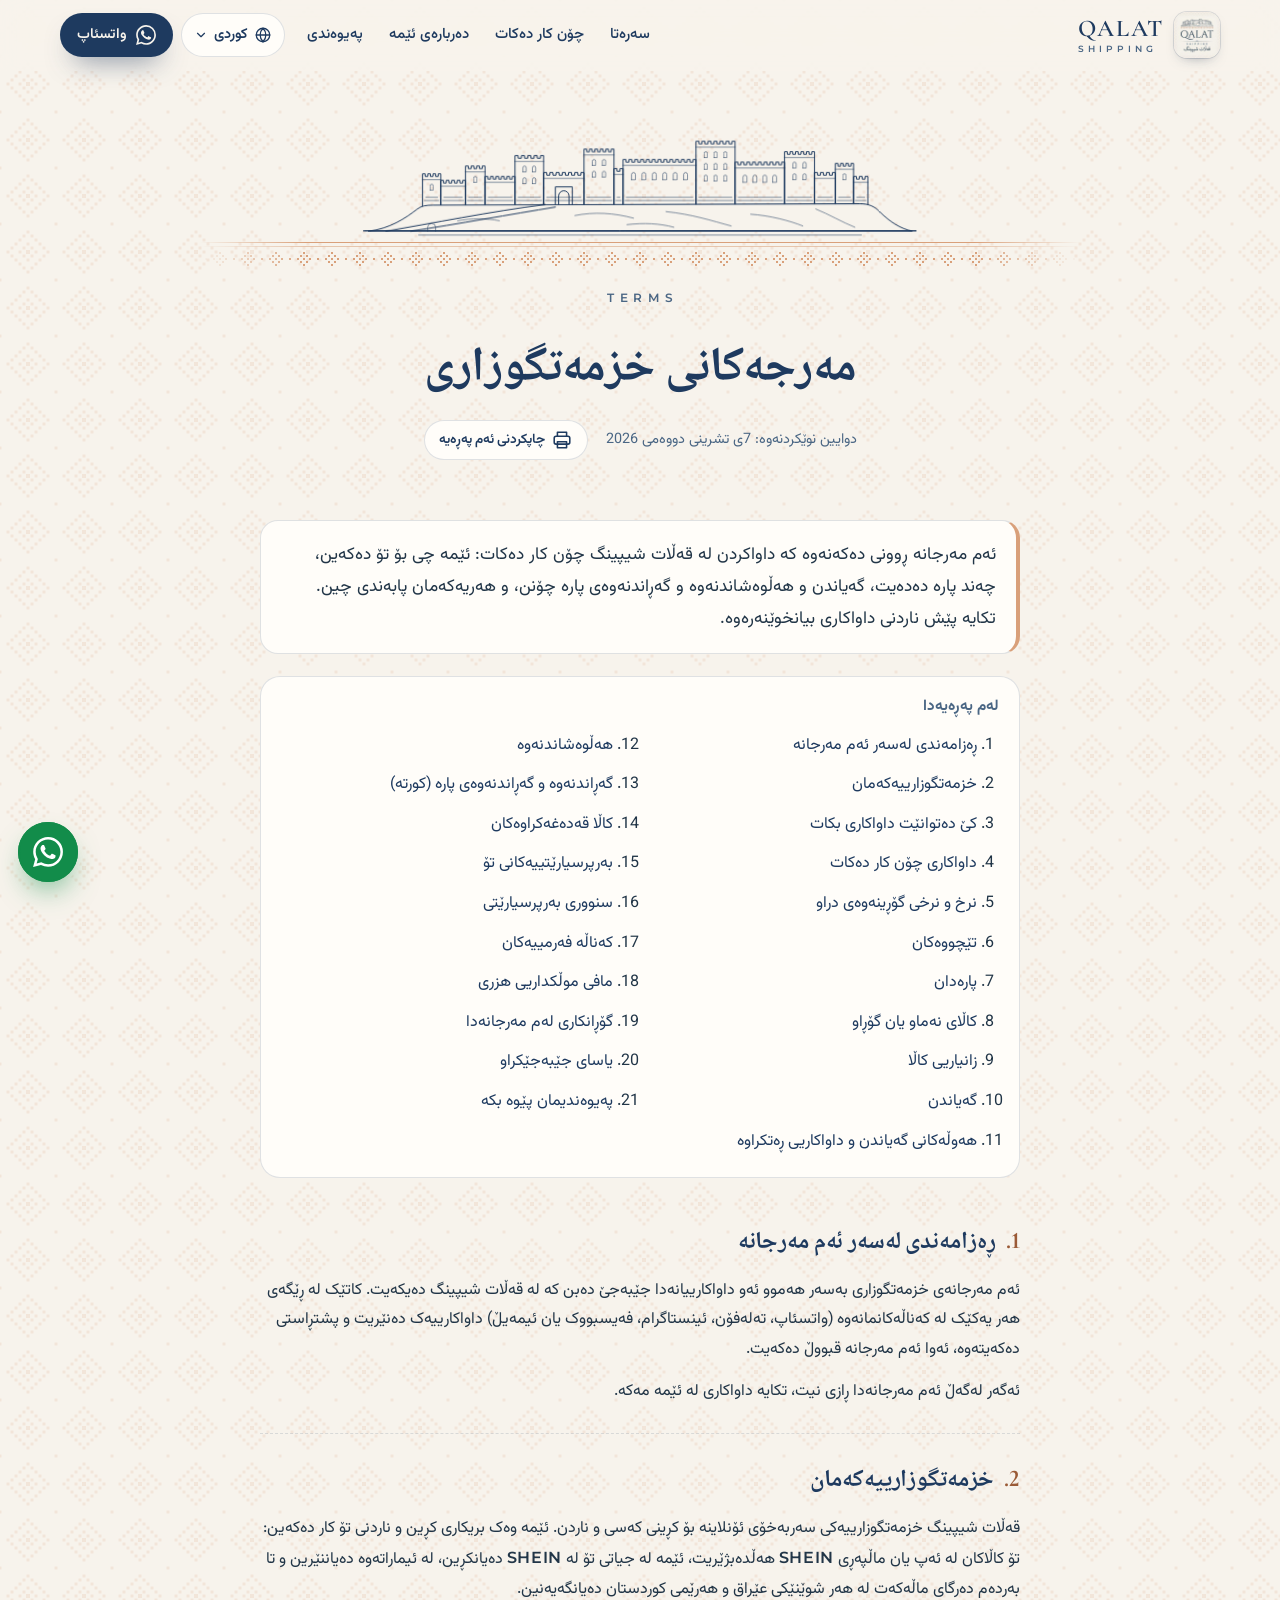
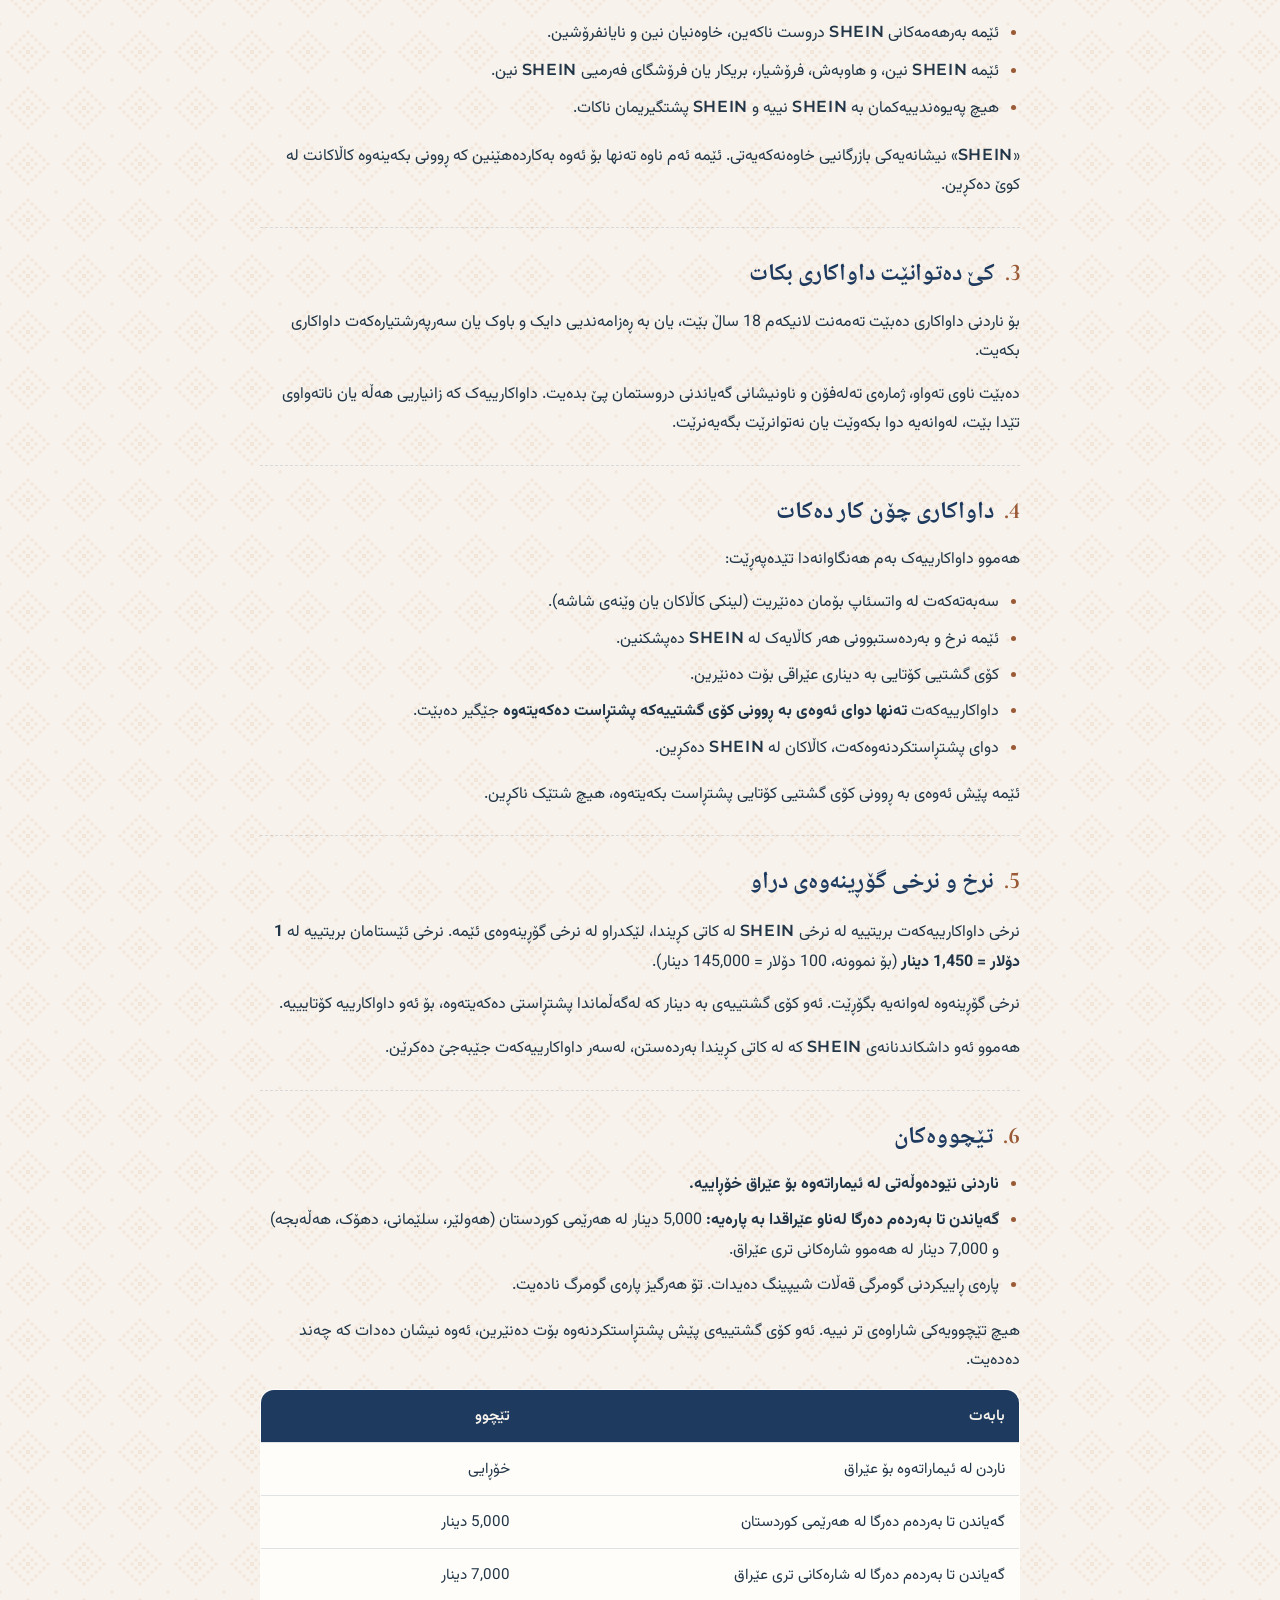
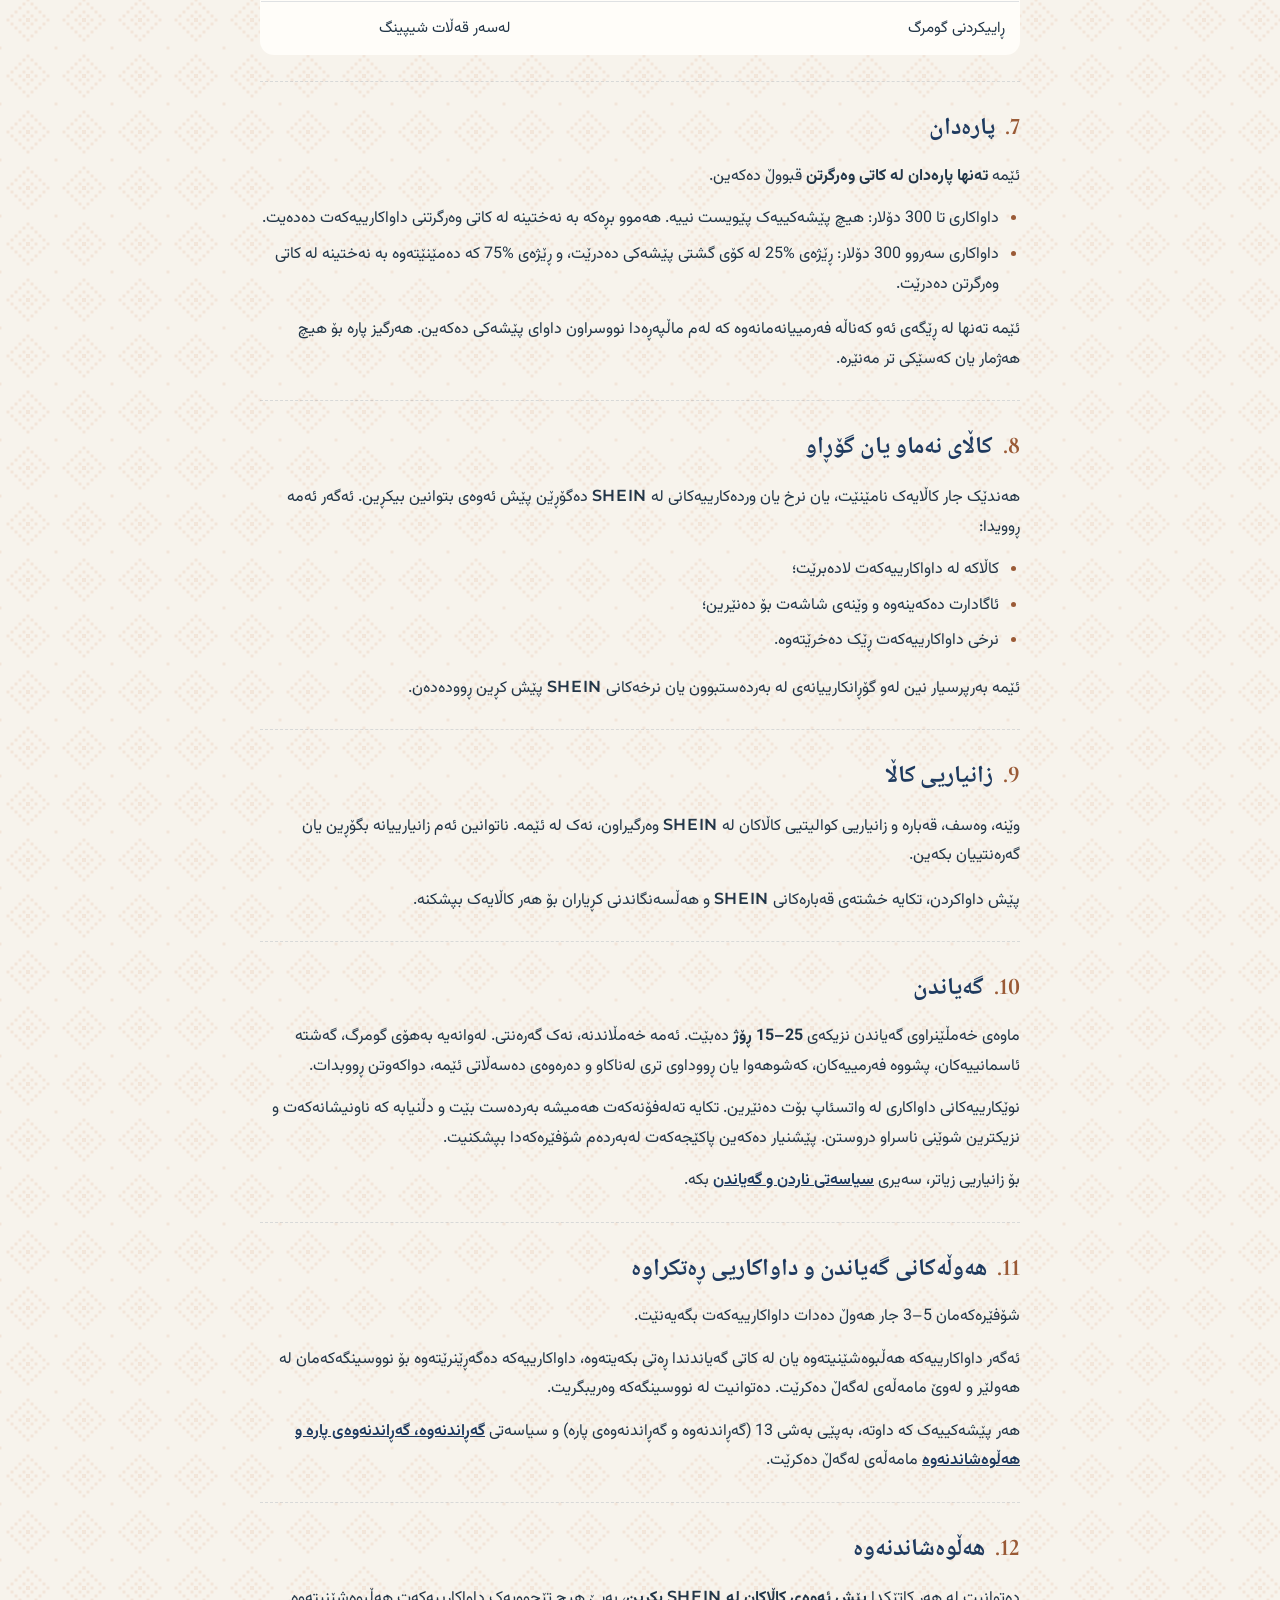
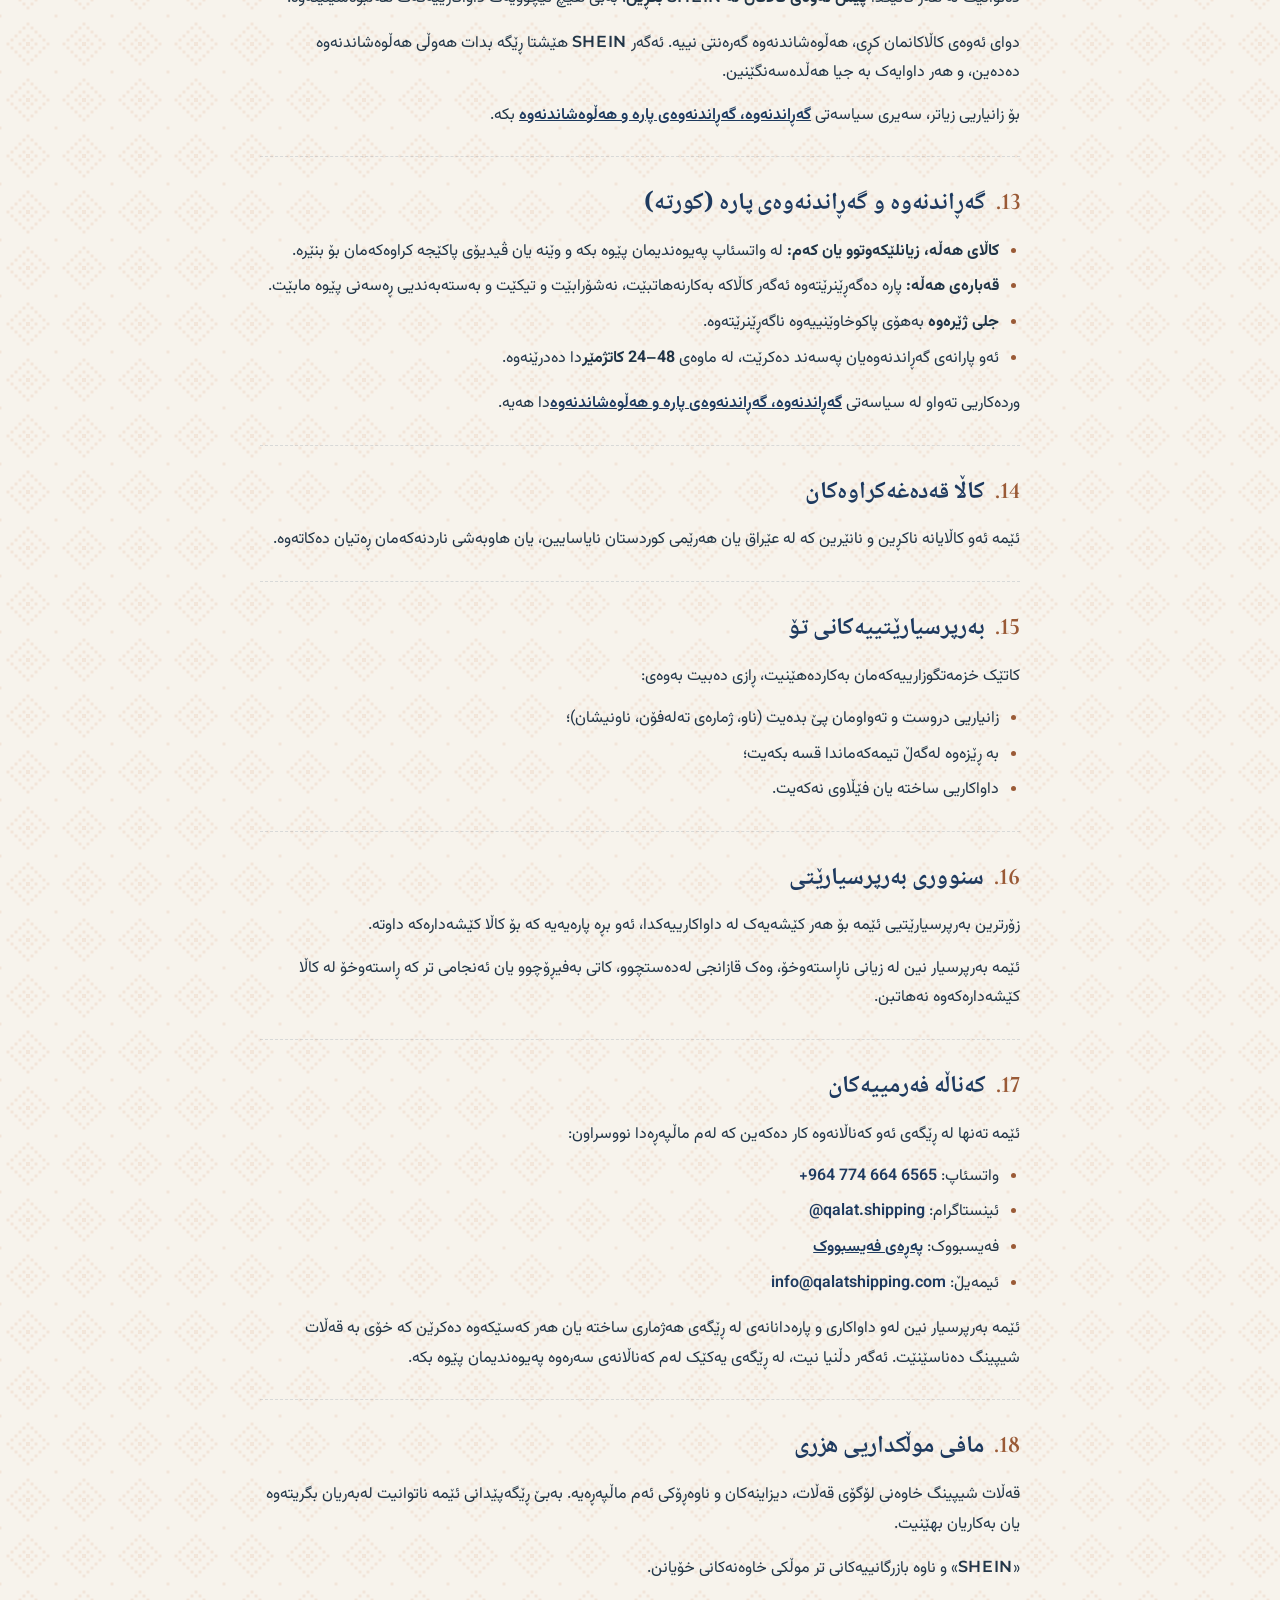
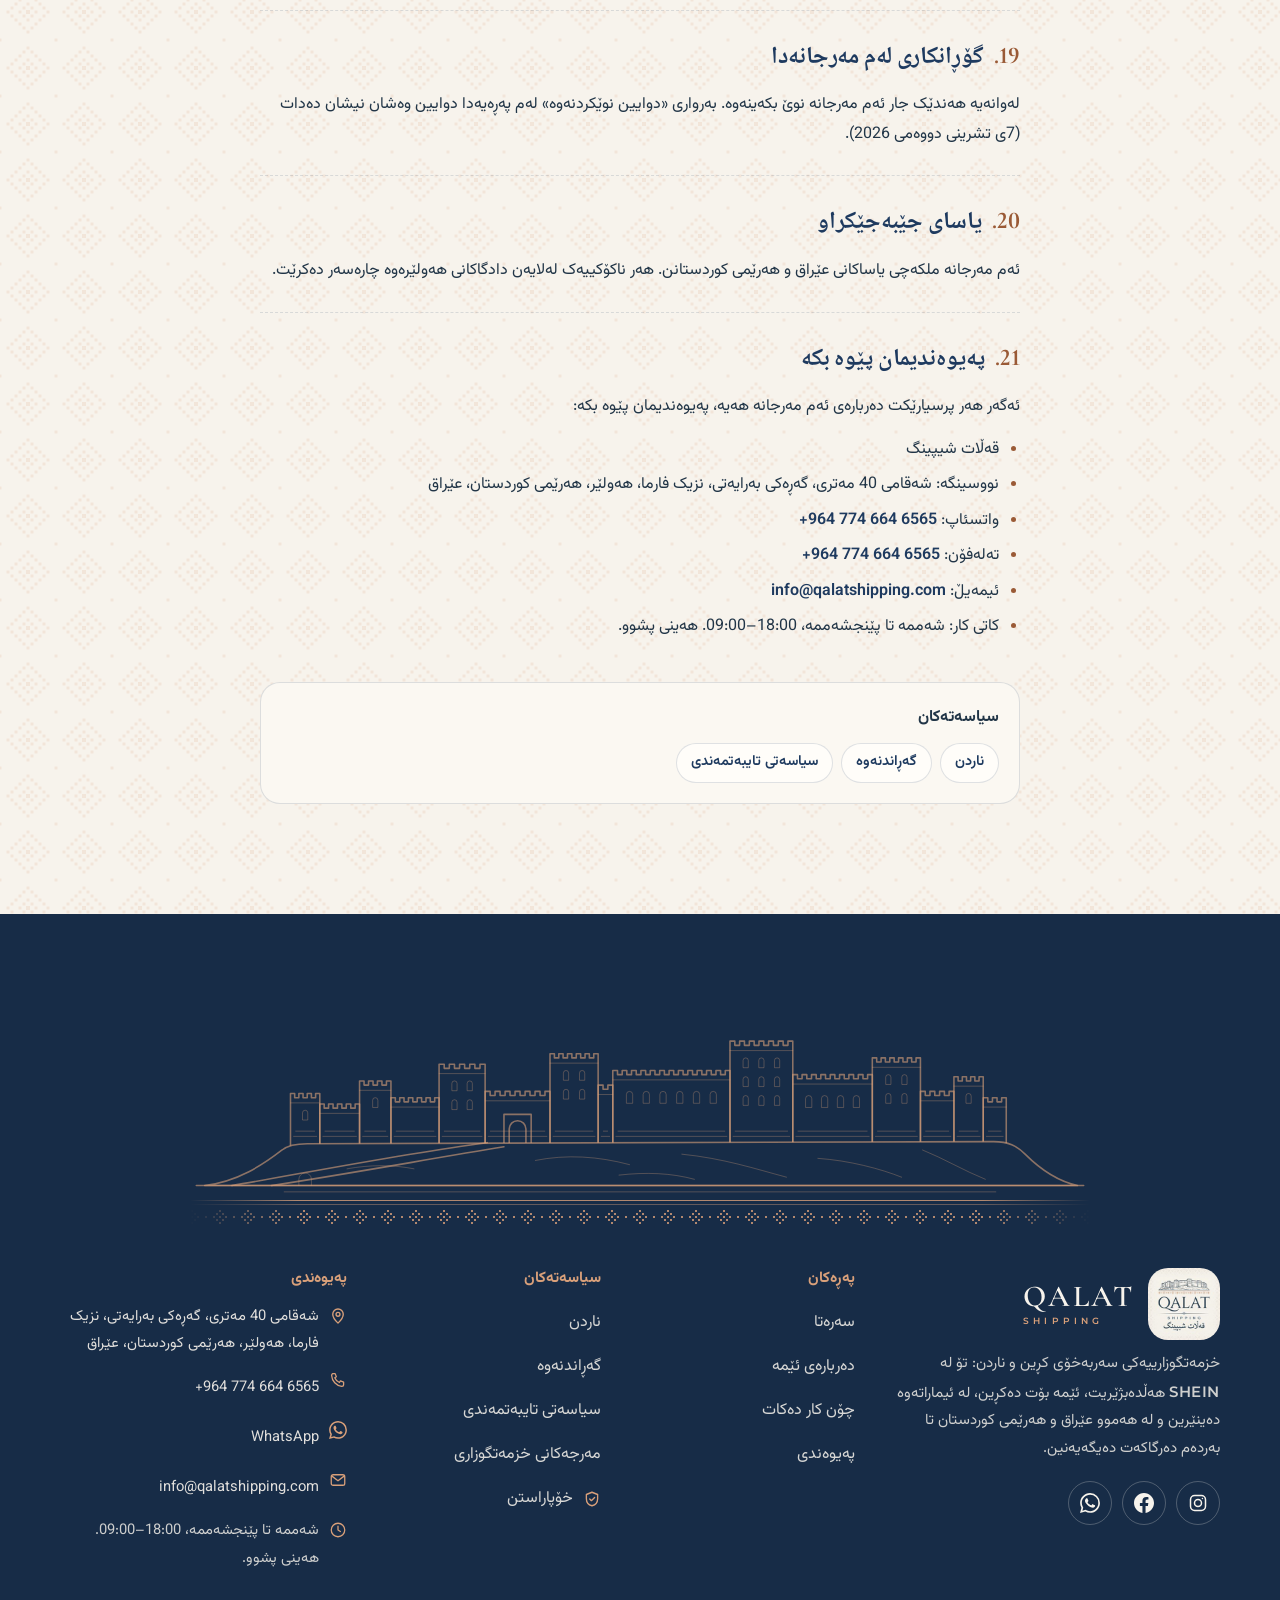
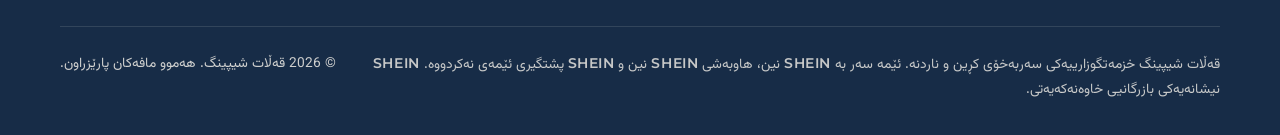
<file: terms.html>
<!DOCTYPE html>
<html lang="ckb" dir="rtl">
<head>
<meta charset="utf-8">
<meta name="viewport" content="width=device-width, initial-scale=1, viewport-fit=cover">
<title>مەرجەکانی خزمەتگوزاری | قەڵات شیپینگ</title>
<meta name="description" content="ئەو مەرجانەی کاتێک لە ڕێگەی قەڵات شیپینگەوە داوا دەکەیت جێبەجێ دەبن.">
<meta name="facebook-domain-verification" content="PASTE_CODE_FROM_META" />
<meta name="robots" content="index, follow">
<meta name="theme-color" content="#1E3A5F">
<meta name="format-detection" content="telephone=no">
<link rel="canonical" href="https://www.qalatshipping.com/terms">
<link rel="alternate" hreflang="ckb" href="https://www.qalatshipping.com/terms?lang=ku">
<link rel="alternate" hreflang="ar" href="https://www.qalatshipping.com/terms?lang=ar">
<link rel="alternate" hreflang="en" href="https://www.qalatshipping.com/terms?lang=en">
<link rel="alternate" hreflang="x-default" href="https://www.qalatshipping.com/terms">
<meta property="og:type" content="website">
<meta property="og:site_name" content="Qalat Shipping | قەڵات شیپینگ">
<meta property="og:title" content="مەرجەکانی خزمەتگوزاری | قەڵات شیپینگ">
<meta property="og:description" content="ئەو مەرجانەی کاتێک لە ڕێگەی قەڵات شیپینگەوە داوا دەکەیت جێبەجێ دەبن.">
<meta property="og:url" content="https://www.qalatshipping.com/terms">
<meta property="og:image" content="https://www.qalatshipping.com/assets/og-image.jpg">
<meta property="og:image:width" content="1200">
<meta property="og:image:height" content="630">
<meta property="og:image:alt" content="Qalat Shipping logo — Erbil Citadel line drawing">
<meta property="og:locale" content="ku_IQ">
<meta property="og:locale:alternate" content="ar_IQ">
<meta property="og:locale:alternate" content="en_US">
<meta name="twitter:card" content="summary_large_image">
<meta name="twitter:title" content="مەرجەکانی خزمەتگوزاری | قەڵات شیپینگ">
<meta name="twitter:description" content="ئەو مەرجانەی کاتێک لە ڕێگەی قەڵات شیپینگەوە داوا دەکەیت جێبەجێ دەبن.">
<meta name="twitter:image" content="https://www.qalatshipping.com/assets/og-image.jpg">
<link rel="icon" href="assets/favicon.svg" type="image/svg+xml">
<link rel="icon" href="assets/favicon-32.png" sizes="32x32" type="image/png">
<link rel="apple-touch-icon" href="assets/apple-touch-icon.png">
<link rel="preconnect" href="https://fonts.googleapis.com">
<link rel="preconnect" href="https://fonts.gstatic.com" crossorigin>
<link rel="stylesheet" href="https://fonts.googleapis.com/css2?family=Cormorant+Garamond:ital,wght@0,500;0,600;0,700;1,500&family=Montserrat:wght@400;500;600;700&family=Noto+Naskh+Arabic:wght@600;700&family=Vazirmatn:wght@400;500;600;700&display=swap">
<link rel="stylesheet" href="assets/style.css">
<script>
(function () {
  var l = 'ku', m = { ku: ['ckb', 'rtl'], ar: ['ar', 'rtl'], en: ['en', 'ltr'] };
  try { l = new URLSearchParams(location.search).get('lang') || localStorage.getItem('qalat-lang') || l; } catch (e) {}
  var v = m[l] || m.ku, h = document.documentElement;
  h.lang = v[0]; h.dir = v[1]; h.classList.add('js');
})();
</script>
<script src="assets/config.js" defer></script>
<script src="assets/i18n.js" defer></script>
<script src="assets/main.js" defer></script>
<script type="application/ld+json">
{
  "@context": "https://schema.org",
  "@type": "LocalBusiness",
  "@id": "https://www.qalatshipping.com/#business",
  "name": "Qalat Shipping",
  "alternateName": [
    "قەڵات شیپینگ",
    "قلات شيبينغ"
  ],
  "description": "Independent personal-shopping and shipping service: customers choose items on SHEIN, we purchase on their behalf, ship from the UAE and deliver anywhere in Iraq and the Kurdistan Region. Not affiliated with SHEIN.",
  "url": "https://www.qalatshipping.com/",
  "logo": "https://www.qalatshipping.com/assets/logo-512.jpg",
  "image": "https://www.qalatshipping.com/assets/og-image.jpg",
  "telephone": "+9647746646565",
  "email": "info@qalatshipping.com",
  "priceRange": "$$",
  "paymentAccepted": "Cash on delivery",
  "currenciesAccepted": "IQD",
  "address": {
    "@type": "PostalAddress",
    "streetAddress": "40 Meter Street, Brayati, near Pharma",
    "addressLocality": "Erbil",
    "addressRegion": "Kurdistan Region",
    "addressCountry": "IQ"
  },
  "geo": {
    "@type": "GeoCoordinates",
    "latitude": 36.200478,
    "longitude": 44.039223
  },
  "hasMap": "https://www.google.com/maps?q=36.2004780,44.0392230",
  "openingHoursSpecification": [
    {
      "@type": "OpeningHoursSpecification",
      "dayOfWeek": [
        "Saturday",
        "Sunday",
        "Monday",
        "Tuesday",
        "Wednesday",
        "Thursday"
      ],
      "opens": "09:00",
      "closes": "18:00"
    }
  ],
  "areaServed": {
    "@type": "Country",
    "name": "Iraq"
  },
  "sameAs": [
    "https://www.instagram.com/qalat.shipping",
    "https://www.facebook.com/share/1C8g9AsxWR/"
  ]
}
</script>
</head>
<body data-page="terms">
<svg width="0" height="0" style="position:absolute" aria-hidden="true" focusable="false">
  <symbol id="i-wa" viewBox="0 0 24 24"><path fill="currentColor" d="M17.472 14.382c-.297-.149-1.758-.867-2.03-.967-.273-.099-.471-.148-.67.15-.197.297-.767.966-.94 1.164-.173.199-.347.223-.644.075-.297-.15-1.255-.463-2.39-1.475-.883-.788-1.48-1.761-1.653-2.059-.173-.297-.018-.458.13-.606.134-.133.298-.347.446-.52.149-.174.198-.298.298-.497.099-.198.05-.371-.025-.52-.075-.149-.669-1.612-.916-2.207-.242-.579-.487-.5-.669-.51-.173-.008-.371-.01-.57-.01-.198 0-.52.074-.792.372-.272.297-1.04 1.016-1.04 2.479 0 1.462 1.065 2.875 1.213 3.074.149.198 2.096 3.2 5.077 4.487.709.306 1.262.489 1.694.625.712.227 1.36.195 1.871.118.571-.085 1.758-.719 2.006-1.413.248-.694.248-1.289.173-1.413-.074-.124-.272-.198-.57-.347m-5.421 7.403h-.004a9.87 9.87 0 01-5.031-1.378l-.361-.214-3.741.982.998-3.648-.235-.374a9.86 9.86 0 01-1.51-5.26c.001-5.45 4.436-9.884 9.888-9.884 2.64 0 5.122 1.03 6.988 2.898a9.825 9.825 0 012.893 6.994c-.003 5.45-4.437 9.884-9.885 9.884m8.413-18.297A11.815 11.815 0 0012.05 0C5.495 0 .16 5.335.157 11.892c0 2.096.547 4.142 1.588 5.945L.057 24l6.305-1.654a11.882 11.882 0 005.683 1.448h.005c6.554 0 11.89-5.335 11.893-11.893a11.821 11.821 0 00-3.48-8.413z"/></symbol>
  <symbol id="i-fb" viewBox="0 0 24 24"><path fill="currentColor" d="M24 12.073c0-6.627-5.373-12-12-12s-12 5.373-12 12c0 5.99 4.388 10.954 10.125 11.854v-8.385H7.078v-3.47h3.047V9.43c0-3.007 1.792-4.669 4.533-4.669 1.312 0 2.686.235 2.686.235v2.953H15.83c-1.491 0-1.956.925-1.956 1.874v2.25h3.328l-.532 3.47h-2.796v8.385C19.612 23.027 24 18.062 24 12.073z"/></symbol>
  <symbol id="i-ig" viewBox="0 0 24 24" fill="none" stroke="currentColor" stroke-width="1.8"><rect x="3" y="3" width="18" height="18" rx="5"/><circle cx="12" cy="12" r="4.2"/><circle cx="17.3" cy="6.7" r=".9" fill="currentColor" stroke="none"/></symbol>
  <symbol id="i-plane" viewBox="0 0 24 24" fill="none" stroke="currentColor" stroke-width="1.7" stroke-linecap="round" stroke-linejoin="round"><path d="M21.5 3.5l-19 7.5 7 2.5 2.5 7z"/><path d="M21.5 3.5L9.5 13.5"/></symbol>
  <symbol id="i-box" viewBox="0 0 24 24" fill="none" stroke="currentColor" stroke-width="1.7" stroke-linecap="round" stroke-linejoin="round"><path d="M3.5 7.5L12 3l8.5 4.5v9L12 21l-8.5-4.5z"/><path d="M3.5 7.5L12 12l8.5-4.5M12 12v9"/></symbol>
  <symbol id="i-cash" viewBox="0 0 24 24" fill="none" stroke="currentColor" stroke-width="1.7" stroke-linecap="round" stroke-linejoin="round"><rect x="2.5" y="6" width="19" height="12" rx="2.5"/><circle cx="12" cy="12" r="2.8"/><path d="M6 9.5v5M18 9.5v5"/></symbol>
  <symbol id="i-truck" viewBox="0 0 24 24" fill="none" stroke="currentColor" stroke-width="1.7" stroke-linecap="round" stroke-linejoin="round"><path d="M2 6.5h11v9H2zM13 9.5h4.2l3.3 3.3v2.7H13z"/><circle cx="6" cy="17.5" r="1.9"/><circle cx="17" cy="17.5" r="1.9"/></symbol>
  <symbol id="i-clock" viewBox="0 0 24 24" fill="none" stroke="currentColor" stroke-width="1.7" stroke-linecap="round" stroke-linejoin="round"><circle cx="12" cy="12" r="9"/><path d="M12 7v5l3.2 2"/></symbol>
  <symbol id="i-pin" viewBox="0 0 24 24" fill="none" stroke="currentColor" stroke-width="1.8" stroke-linecap="round" stroke-linejoin="round"><path d="M12 21.5s-7-6.4-7-11.8a7 7 0 0114 0c0 5.4-7 11.8-7 11.8z"/><circle cx="12" cy="9.7" r="2.6"/></symbol>
  <symbol id="i-globe" viewBox="0 0 24 24" fill="none" stroke="currentColor" stroke-width="1.7" stroke-linecap="round" stroke-linejoin="round"><circle cx="12" cy="12" r="9"/><path d="M3 12h18M12 3c2.6 2.6 3.8 5.6 3.8 9s-1.2 6.4-3.8 9c-2.6-2.6-3.8-5.6-3.8-9S9.4 5.6 12 3z"/></symbol>
  <symbol id="i-chev" viewBox="0 0 24 24" fill="none" stroke="currentColor" stroke-width="2" stroke-linecap="round" stroke-linejoin="round"><path d="M6 9l6 6 6-6"/></symbol>
  <symbol id="i-menu" viewBox="0 0 24 24" fill="none" stroke="currentColor" stroke-width="1.8" stroke-linecap="round"><path d="M4 7h16M4 12h16M4 17h16"/></symbol>
  <symbol id="i-close" viewBox="0 0 24 24" fill="none" stroke="currentColor" stroke-width="1.8" stroke-linecap="round"><path d="M6 6l12 12M18 6L6 18"/></symbol>
  <symbol id="i-arrow" viewBox="0 0 24 24" fill="none" stroke="currentColor" stroke-width="1.8" stroke-linecap="round" stroke-linejoin="round"><path d="M5 12h14M13 6l6 6-6 6"/></symbol>
  <symbol id="i-check" viewBox="0 0 24 24" fill="none" stroke="currentColor" stroke-width="2" stroke-linecap="round" stroke-linejoin="round"><path d="M5 12.5l4.5 4.5L19 7.5"/></symbol>
  <symbol id="i-bag" viewBox="0 0 24 24" fill="none" stroke="currentColor" stroke-width="1.7" stroke-linecap="round" stroke-linejoin="round"><path d="M5 8h14l-1.2 12.5H6.2z"/><path d="M9 8V6.5a3 3 0 016 0V8"/></symbol>
  <symbol id="i-chat" viewBox="0 0 24 24" fill="none" stroke="currentColor" stroke-width="1.7" stroke-linecap="round" stroke-linejoin="round"><path d="M20.5 11.5a8.5 8.5 0 01-12.4 7.6L3.5 20.5l1.4-4.4a8.5 8.5 0 1115.6-4.6z"/><path d="M8.5 10.5h7M8.5 13.5h4.5"/></symbol>
  <symbol id="i-confirm" viewBox="0 0 24 24" fill="none" stroke="currentColor" stroke-width="1.7" stroke-linecap="round" stroke-linejoin="round"><circle cx="12" cy="12" r="9"/><path d="M8 12.3l2.7 2.7L16 9.5"/></symbol>
  <symbol id="i-home" viewBox="0 0 24 24" fill="none" stroke="currentColor" stroke-width="1.7" stroke-linecap="round" stroke-linejoin="round"><path d="M4 10.5L12 4l8 6.5V20H4z"/><path d="M10 20v-5.5h4V20"/></symbol>
  <symbol id="i-phone" viewBox="0 0 24 24" fill="none" stroke="currentColor" stroke-width="1.7" stroke-linecap="round" stroke-linejoin="round"><path d="M5 3.5h3.2l1.6 4.2-2.1 1.4a11 11 0 006.2 6.2l1.4-2.1 4.2 1.6V18a2.5 2.5 0 01-2.5 2.5A15.5 15.5 0 013.5 6 2.5 2.5 0 015 3.5z"/></symbol>
  <symbol id="i-mobile" viewBox="0 0 24 24" fill="none" stroke="currentColor" stroke-width="1.7" stroke-linecap="round" stroke-linejoin="round"><rect x="6.5" y="2.5" width="11" height="19" rx="2.5"/><path d="M10.5 18.5h3"/></symbol>
  <symbol id="i-mail" viewBox="0 0 24 24" fill="none" stroke="currentColor" stroke-width="1.7" stroke-linecap="round" stroke-linejoin="round"><rect x="3" y="5" width="18" height="14" rx="2.5"/><path d="M3.5 6.5l8.5 6.5 8.5-6.5"/></symbol>
  <symbol id="i-shield" viewBox="0 0 24 24" fill="none" stroke="currentColor" stroke-width="1.8" stroke-linecap="round" stroke-linejoin="round"><path d="M12 3l7.5 3v5.5c0 4.6-3.2 8.3-7.5 9.5-4.3-1.2-7.5-4.9-7.5-9.5V6z"/><path d="M9 12l2.2 2.2L15.5 10"/></symbol>
  <symbol id="i-print" viewBox="0 0 24 24" fill="none" stroke="currentColor" stroke-width="1.7" stroke-linecap="round" stroke-linejoin="round"><path d="M7 8V3.5h10V8"/><rect x="3.5" y="8" width="17" height="8.5" rx="2"/><path d="M7 14h10v6.5H7z"/></symbol>
  <symbol id="i-building" viewBox="0 0 24 24" fill="none" stroke="currentColor" stroke-width="1.7" stroke-linecap="round" stroke-linejoin="round"><path d="M4 21V8l8-5 8 5v13"/><path d="M9 21v-6h6v6M3 21h18"/></symbol>
  <symbol id="i-tag" viewBox="0 0 24 24" fill="none" stroke="currentColor" stroke-width="1.7" stroke-linecap="round" stroke-linejoin="round"><path d="M3 12V4.5A1.5 1.5 0 014.5 3H12l9 9-9 9z"/><circle cx="8" cy="8" r="1.5"/></symbol>
  <symbol id="i-ruler" viewBox="0 0 24 24" fill="none" stroke="currentColor" stroke-width="1.7" stroke-linecap="round" stroke-linejoin="round"><path d="M3.5 15.5l12-12 5 5-12 12z"/><path d="M7 12l2 2M10 9l2 2M13 6l2 2"/></symbol>
  <symbol id="i-user" viewBox="0 0 24 24" fill="none" stroke="currentColor" stroke-width="1.7" stroke-linecap="round" stroke-linejoin="round"><circle cx="12" cy="8.5" r="3.8"/><path d="M4.5 20.5c.9-4 3.8-6 7.5-6s6.6 2 7.5 6"/></symbol>
  <symbol id="i-diamond" viewBox="0 0 24 24"><path fill="currentColor" d="M12 3l9 9-9 9-9-9z"/></symbol>
</svg>

<a class="skip-link" href="#main" data-i18n="a11y.skip"></a>

<header class="site-header" id="siteHeader">
  <div class="container header-inner">
    <a class="brand" href="index.html" data-i18n-attr="aria-label:a11y.home">
      <img class="brand-logo" src="assets/logo-192.jpg" width="46" height="46" alt="Qalat Shipping logo" data-i18n-attr="alt:a11y.logo">
      <span class="brand-text" aria-hidden="true"><span class="brand-name">QALAT</span><span class="brand-sub">SHIPPING</span></span>
    </a>
    <nav class="main-nav" id="mainNav" data-i18n-attr="aria-label:a11y.nav">
      <ul>
        <li><a href="index.html" data-nav="home" data-i18n="nav.home">Home</a></li>
        <li><a href="how-it-works.html" data-nav="how" data-i18n="nav.how">How it works</a></li>
        <li><a href="about.html" data-nav="about" data-i18n="nav.about">About</a></li>
        <li><a href="contact.html" data-nav="contact" data-i18n="nav.contact">Contact</a></li>
      </ul>
    </nav>
    <div class="header-actions">
      <div class="lang">
        <button class="lang-btn" id="langBtn" type="button" aria-haspopup="true" aria-expanded="false" aria-controls="langMenu" data-i18n-attr="title:a11y.lang;aria-label:a11y.lang">
          <svg class="ic" aria-hidden="true"><use href="#i-globe"/></svg><span id="langCurrent" class="lbl-long"></span><span id="langShort" class="lbl-short" aria-hidden="true"></span><svg class="ic chev" aria-hidden="true"><use href="#i-chev"/></svg>
        </button>
        <ul class="lang-menu" id="langMenu" hidden>
          <li><button type="button" data-lang="ku" lang="ckb" dir="rtl">کوردی<svg class="ic" aria-hidden="true"><use href="#i-check"/></svg></button></li>
          <li><button type="button" data-lang="ar" lang="ar" dir="rtl">العربية<svg class="ic" aria-hidden="true"><use href="#i-check"/></svg></button></li>
          <li><button type="button" data-lang="en" lang="en" dir="ltr">English<svg class="ic" aria-hidden="true"><use href="#i-check"/></svg></button></li>
        </ul>
      </div>
      <a class="btn btn-primary btn-wa-sm" data-wa="greet" href="https://wa.me/9647746646565" data-i18n-attr="aria-label:a11y.wa"><svg class="ic" aria-hidden="true"><use href="#i-wa"/></svg><span class="lbl" data-i18n="header.wa">WhatsApp</span></a>
      <button class="menu-btn" id="menuBtn" type="button" aria-expanded="false" aria-controls="mainNav" data-i18n-attr="aria-label:a11y.menu"><svg class="ic i-open" aria-hidden="true"><use href="#i-menu"/></svg><svg class="ic i-close" aria-hidden="true"><use href="#i-close"/></svg></button>
    </div>
  </div>
</header>

<noscript><div class="noscript"><strong>Qalat Shipping — قەڵات شیپینگ</strong><br>40 Meter Street, Brayati, near Pharma, Erbil, Kurdistan Region, Iraq<br>WhatsApp / Phone: <a href="https://wa.me/9647746646565">+964 774 664 6565</a> · <a href="mailto:info@qalatshipping.com">info@qalatshipping.com</a><br>Saturday–Thursday 09:00–18:00, Friday closed.<br>Independent service, not affiliated with SHEIN.</div></noscript>

<main id="main">
<section class="page-hero">
  <div class="container">
    <div class="citadel animate" data-citadel aria-hidden="true"></div>
    <div class="kilim-band" aria-hidden="true"></div>
    <p class="kicker" dir="ltr" aria-hidden="true" style="margin-top:22px">TERMS</p>
    <h1 id="pageTitle"></h1>
    <div class="legal-meta" id="legalMeta"></div>
  </div>
</section>
<div class="container">
  <article class="legal-wrap" id="legal" data-legal="terms"></article>
</div>
</main>

<footer class="site-footer on-dark">
  <div class="container">
    <div class="footer-art citadel" data-citadel aria-hidden="true"></div>
    <div class="footer-band" aria-hidden="true"></div>
    <div class="footer-grid">
      <div>
        <div class="footer-brand">
          <img src="assets/logo-192.jpg" width="72" height="72" alt="Qalat Shipping logo" data-i18n-attr="alt:a11y.logo" loading="lazy">
          <span class="brand-text" aria-hidden="true"><span class="brand-name">QALAT</span><span class="brand-sub">SHIPPING</span></span>
        </div>
        <p class="footer-story" data-i18n="footer.desc"></p>
        <div class="social" data-i18n-attr="aria-label:a11y.social" role="group">
          <a data-href="instagram" href="https://www.instagram.com/qalat.shipping" aria-label="Instagram"><svg class="ic" aria-hidden="true"><use href="#i-ig"/></svg></a>
          <a data-href="facebook" href="https://www.facebook.com/share/1C8g9AsxWR/" aria-label="Facebook"><svg class="ic" aria-hidden="true"><use href="#i-fb"/></svg></a>
          <a data-wa="greet" href="https://wa.me/9647746646565" aria-label="WhatsApp"><svg class="ic" aria-hidden="true"><use href="#i-wa"/></svg></a>
        </div>
      </div>
      <nav class="footer-col" aria-labelledby="fExplore">
        <h3 id="fExplore" data-i18n="footer.explore"></h3>
        <ul>
          <li><a href="index.html" data-i18n="nav.home"></a></li>
          <li><a href="about.html" data-i18n="nav.about"></a></li>
          <li><a href="how-it-works.html" data-i18n="nav.how"></a></li>
          <li><a href="contact.html" data-i18n="nav.contact"></a></li>
        </ul>
      </nav>
      <nav class="footer-col" aria-labelledby="fPolicies">
        <h3 id="fPolicies" data-i18n="footer.policies"></h3>
        <ul>
          <li><a href="shipping.html" data-i18n="nav.shipping"></a></li>
          <li><a href="returns.html" data-i18n="nav.returns"></a></li>
          <li><a href="privacy.html" data-i18n="nav.privacy"></a></li>
          <li><a href="terms.html" data-i18n="nav.terms"></a></li>
          <li><a href="contact.html#stay-safe"><svg class="ic" aria-hidden="true"><use href="#i-shield"/></svg><span data-i18n="nav.safe"></span></a></li>
        </ul>
      </nav>
      <div class="footer-col">
        <h3 data-i18n="footer.contact"></h3>
        <address>
          <div><svg class="ic" aria-hidden="true"><use href="#i-pin"/></svg><a data-href="map" href="https://www.google.com/maps?q=36.2004780,44.0392230" data-tpl="{address}"></a></div>
          <div><svg class="ic" aria-hidden="true"><use href="#i-phone"/></svg><a data-href="phone" href="tel:+9647746646565"><span dir="ltr" data-cfg="phone">+964 774 664 6565</span></a></div>
          <div><svg class="ic" aria-hidden="true"><use href="#i-wa"/></svg><a data-wa="greet" href="https://wa.me/9647746646565"><span dir="ltr">WhatsApp</span></a></div>
          <div><svg class="ic" aria-hidden="true"><use href="#i-mail"/></svg><a data-href="email" href="mailto:info@qalatshipping.com"><span dir="ltr" data-cfg="email">info@qalatshipping.com</span></a></div>
          <div><svg class="ic" aria-hidden="true"><use href="#i-clock"/></svg><span data-tpl="{hours}"></span></div>
        </address>
      </div>
    </div>
    <div class="footer-bottom">
      <p class="disclaimer" data-i18n="footer.disclaimer"></p>
      <p data-i18n="footer.rights"></p>
    </div>
  </div>
</footer>

<a class="wa-float" data-wa="greet" href="https://wa.me/9647746646565" data-i18n-attr="aria-label:a11y.wa"><svg class="ic" aria-hidden="true"><use href="#i-wa"/></svg></a>
</body>
</html>
</file>
<file: assets/style.css>
/* =========================================================================
   Qalat Shipping — "Heritage citadel, modern logistics"
   ========================================================================= */
:root {
  --navy: #1E3A5F;
  --navy-2: #213547;
  --navy-3: #172C47;
  --cream: #F7F3EC;
  --ivory: #FBF8F2;
  --paper: #FFFDF9;
  --sand: #D9A07A;
  --sand-soft: #EED6C3;
  --terra: #9A5A36;          /* accessible terracotta for text on cream */
  --steel: #5B7A99;          /* decorative / large text */
  --steel-ink: #4A6684;      /* small secondary text (AA on cream) */
  --ink: #213547;
  --line: rgba(30, 58, 95, .14);
  --wa: #128C4A;

  --radius: 20px;
  --shadow: 0 1px 2px rgba(23, 44, 71, .05), 0 18px 40px -22px rgba(23, 44, 71, .35);

  --f-serif: 'Cormorant Garamond', 'Playfair Display', Georgia, serif;
  --f-label: 'Montserrat', system-ui, -apple-system, 'Segoe UI', sans-serif;
  --f-ar: 'Vazirmatn', 'Noto Naskh Arabic', Tahoma, sans-serif;
  --f-ar-display: 'Noto Naskh Arabic', 'Vazirmatn', serif;
  --f-num: 'Cormorant Garamond', 'Noto Naskh Arabic', Georgia, serif;

  --f-body: var(--f-label);
  --f-display: var(--f-serif);
  --header-h: 70px;

  --kilim-bg: url("data:image/svg+xml,%3Csvg xmlns='http://www.w3.org/2000/svg' width='56' height='56' viewBox='0 0 56 56'%3E%3Cg fill='%23D9A07A' fill-opacity='.17'%3E%3Cpath d='M-1.5 -1.5h3v3h-3zM54.5 -1.5h3v3h-3zM-1.5 54.5h3v3h-3zM54.5 54.5h3v3h-3z'/%3E%3Cg transform='translate(4 4)'%3E%3Cpath d='M22.5 2.5h3v3h-3zM26.5 6.5h3v3h-3zM30.5 10.5h3v3h-3zM34.5 14.5h3v3h-3zM38.5 18.5h3v3h-3zM42.5 22.5h3v3h-3zM38.5 26.5h3v3h-3zM34.5 30.5h3v3h-3zM30.5 34.5h3v3h-3zM26.5 38.5h3v3h-3zM22.5 42.5h3v3h-3zM18.5 38.5h3v3h-3zM14.5 34.5h3v3h-3zM10.5 30.5h3v3h-3zM6.5 26.5h3v3h-3zM2.5 22.5h3v3h-3zM6.5 18.5h3v3h-3zM10.5 14.5h3v3h-3zM14.5 10.5h3v3h-3zM18.5 6.5h3v3h-3zM22.5 14.5h3v3h-3zM26.5 18.5h3v3h-3zM30.5 22.5h3v3h-3zM26.5 26.5h3v3h-3zM22.5 30.5h3v3h-3zM18.5 26.5h3v3h-3zM14.5 22.5h3v3h-3zM18.5 18.5h3v3h-3zM22 22h4v4h-4z'/%3E%3C/g%3E%3C/g%3E%3C/svg%3E");
  --kilim-row: url("data:image/svg+xml,%3Csvg xmlns='http://www.w3.org/2000/svg' width='28' height='14' viewBox='0 0 28 14'%3E%3Cpath fill='%23D9A07A' d='M13 0h2v2h-2zM16 3h2v2h-2zM19 6h2v2h-2zM16 9h2v2h-2zM13 12h2v2h-2zM10 9h2v2h-2zM7 6h2v2h-2zM10 3h2v2h-2zM13 6h2v2h-2zM-1 6h2v2h-2zM27 6h2v2h-2z'/%3E%3C/svg%3E");
  --orn: url("data:image/svg+xml,%3Csvg xmlns='http://www.w3.org/2000/svg' width='70' height='18' viewBox='0 0 70 18'%3E%3Cg fill='none' stroke='%235B7A99' stroke-width='1.2'%3E%3Cpath d='M0 9h17M53 9h17M35 1.5 42.5 9 35 16.5 27.5 9z'/%3E%3Cpath d='M18 9l3.5-3.5L25 9l-3.5 3.5zM45 9l3.5-3.5L52 9l-3.5 3.5z'/%3E%3C/g%3E%3Cpath fill='%235B7A99' d='M35 5.5 38.5 9 35 12.5 31.5 9z'/%3E%3C/svg%3E");
}
html[dir="rtl"] { --f-body: var(--f-ar); --f-display: var(--f-ar-display); }

*, *::before, *::after { box-sizing: border-box; }
[hidden] { display: none !important; }
html { -webkit-text-size-adjust: 100%; scroll-behavior: smooth; scroll-padding-top: calc(var(--header-h) + 12px); }
body {
  margin: 0;
  font-family: var(--f-body);
  font-size: 16px;
  line-height: 1.7;
  color: var(--ink);
  background: var(--cream) var(--kilim-bg);
  -webkit-font-smoothing: antialiased;
  text-rendering: optimizeLegibility;
  overflow-x: hidden;
}
html[dir="rtl"] body { line-height: 1.85; }
img, svg { display: block; max-width: 100%; }
a { color: inherit; }
button { font: inherit; }
h1, h2, h3 { margin: 0; }
p { margin: 0; }
:focus-visible { outline: 2.5px solid var(--terra); outline-offset: 3px; border-radius: 8px; }
.sr-only { position: absolute !important; width: 1px; height: 1px; padding: 0; margin: -1px; overflow: hidden; clip: rect(0 0 0 0); white-space: nowrap; border: 0; }
.skip-link { position: absolute; inset-inline-start: 12px; top: -80px; z-index: 100; background: var(--navy); color: var(--cream); padding: 12px 18px; border-radius: 12px; text-decoration: none; font-weight: 600; transition: top .2s; }
.skip-link:focus { top: 12px; }
.container { width: min(1160px, 100% - 40px); margin-inline: auto; }
.ic { width: 22px; height: 22px; flex: none; }
html[dir="rtl"] .flip-rtl { transform: scaleX(-1); }
.ltr { direction: ltr; unicode-bidi: isolate; display: inline-block; }
.shein { font-family: var(--f-label); font-weight: 600; letter-spacing: .04em; }
h1 .shein, h2 .shein { font-weight: 700; }
html[lang="en"] h1 .shein, html[lang="en"] h2 .shein { font-family: var(--f-serif); font-weight: 600; letter-spacing: .03em; }
mark.ph { background: rgba(217, 160, 122, .22); color: inherit; border-radius: 4px; padding: 0 .2em; outline: 1px dashed rgba(154, 90, 54, .55); outline-offset: 0; }
.on-dark mark.ph { background: rgba(217, 160, 122, .2); outline-color: rgba(217, 160, 122, .7); }

/* ---------- Buttons ---------- */
.btn {
  display: inline-flex; align-items: center; justify-content: center; gap: .6em;
  min-height: 52px; padding: .75em 1.6em; border-radius: 999px;
  font-weight: 600; font-size: 1rem; line-height: 1.2; text-decoration: none; text-align: center;
  border: 1.5px solid transparent; cursor: pointer;
  transition: transform .2s ease, background-color .2s ease, color .2s ease, box-shadow .2s ease, border-color .2s ease;
}
.btn .ic { width: 20px; height: 20px; }
.btn:hover { transform: translateY(-2px); }
.btn:active { transform: translateY(0); }
.btn-primary { background: var(--navy); color: var(--cream); box-shadow: 0 14px 28px -14px rgba(30, 58, 95, .75); }
.btn-primary:hover { background: var(--navy-2); }
.btn-ghost { background: transparent; color: var(--navy); border-color: rgba(30, 58, 95, .35); }
.btn-ghost:hover { background: var(--navy); color: var(--cream); border-color: var(--navy); }
.btn-sand { background: var(--sand); color: var(--navy-3); }
.btn-sand:hover { background: #E3B08D; }
.btn-light { background: var(--cream); color: var(--navy); }
.btn-block { width: 100%; }

/* ---------- Header ---------- */
.site-header {
  position: sticky; top: 0; z-index: 50;
  background: rgba(247, 243, 236, .88);
  -webkit-backdrop-filter: saturate(1.4) blur(14px);
  backdrop-filter: saturate(1.4) blur(14px);
  border-bottom: 1px solid transparent;
  transition: border-color .3s, box-shadow .3s;
}
.site-header.scrolled { border-color: var(--line); box-shadow: 0 10px 30px -24px rgba(23, 44, 71, .6); }
.header-inner { height: var(--header-h); display: flex; align-items: center; gap: 10px; }
.brand { display: flex; align-items: center; gap: 10px; text-decoration: none; margin-inline-end: auto; min-width: 0; }
.brand-logo { width: 46px; height: 46px; border-radius: 13px; object-fit: cover; box-shadow: 0 0 0 1px var(--line), 0 6px 14px -8px rgba(23, 44, 71, .5); }
.brand-text { display: flex; flex-direction: column; direction: ltr; line-height: 1; }
.brand-name { font-family: var(--f-serif); font-weight: 600; font-size: 1.5rem; letter-spacing: .07em; color: var(--navy); }
.brand-sub { font-family: var(--f-label); font-weight: 600; font-size: .55rem; letter-spacing: .46em; color: var(--steel-ink); margin-top: 4px; }

.main-nav ul { list-style: none; margin: 0; padding: 0; display: flex; gap: 2px; }
.main-nav a { display: block; padding: 10px 12px; border-radius: 10px; text-decoration: none; font-weight: 500; font-size: .93rem; color: var(--navy); white-space: nowrap; transition: background-color .2s; }
.main-nav a:hover { background: rgba(30, 58, 95, .07); }

.header-actions { display: flex; align-items: center; gap: 8px; }
.lang { position: relative; }
.lang-btn, .menu-btn {
  display: inline-flex; align-items: center; justify-content: center; gap: 6px;
  height: 44px; min-width: 44px; padding: 0 12px; border-radius: 999px;
  border: 1px solid var(--line); background: var(--paper); color: var(--navy); cursor: pointer;
  font-weight: 600; font-size: .9rem;
}
.lang-btn .ic { width: 18px; height: 18px; }
.lang-btn .chev { width: 14px; height: 14px; transition: transform .2s; }
.lang-btn .lbl-short { display: none; font-family: var(--f-label); font-size: .8rem; letter-spacing: .06em; }
.lang-btn[aria-expanded="true"] .chev { transform: rotate(180deg); }
.lang-menu {
  position: absolute; top: calc(100% + 8px); inset-inline-end: 0; z-index: 60;
  list-style: none; margin: 0; padding: 6px; min-width: 170px;
  background: var(--paper); border: 1px solid var(--line); border-radius: 16px; box-shadow: var(--shadow);
}
.lang-menu button {
  width: 100%; display: flex; align-items: center; justify-content: space-between; gap: 12px;
  padding: 11px 14px; border: 0; border-radius: 10px; background: transparent; color: var(--navy);
  cursor: pointer; font-size: 1rem; text-align: start;
}
.lang-menu button[lang="ckb"], .lang-menu button[lang="ar"] { font-family: var(--f-ar); }
.lang-menu button[lang="en"] { font-family: var(--f-label); }
.lang-menu button:hover { background: rgba(30, 58, 95, .07); }
.lang-menu button[aria-current="true"] { background: var(--navy); color: var(--cream); }
.lang-menu button .ic { width: 16px; height: 16px; visibility: hidden; }
.lang-menu button[aria-current="true"] .ic { visibility: visible; }
.btn-wa-sm { min-height: 44px; padding: 0 16px; font-size: .9rem; }
.menu-btn { padding: 0; width: 44px; }
.menu-btn .i-close { display: none; }
.menu-btn[aria-expanded="true"] .i-open { display: none; }
.menu-btn[aria-expanded="true"] .i-close { display: block; }

@media (max-width: 899px) {
  .main-nav {
    position: absolute; top: var(--header-h); inset-inline: 0;
    background: var(--paper); border-bottom: 1px solid var(--line);
    box-shadow: 0 24px 40px -30px rgba(23, 44, 71, .6);
    padding: 6px 20px 18px; display: none;
  }
  .main-nav.open { display: block; }
  .main-nav ul { flex-direction: column; }
  .main-nav a { padding: 14px 6px; border-bottom: 1px solid var(--line); border-radius: 0; font-size: 1.02rem; }
}
@media (min-width: 900px) { .menu-btn { display: none; } }
@media (max-width: 479px) {
  .btn-wa-sm { width: 44px; padding: 0; }
  .btn-wa-sm .lbl { display: none; }
  .lang-btn .lbl-long { display: none; }
  .lang-btn .lbl-short { display: inline; }
  .brand-name { font-size: 1.3rem; }
  .brand-logo { width: 42px; height: 42px; }
}
@media (max-width: 359px) { .brand-text { display: none; } }

/* ---------- Citadel line drawing ---------- */
.citadel { color: var(--cit-stroke, var(--navy)); --sw: 1.5; }
.citadel svg { width: 100%; height: auto; overflow: visible; fill: none; stroke: currentColor; stroke-width: var(--sw); stroke-linecap: round; stroke-linejoin: round; }
.citadel .fine { stroke-width: calc(var(--sw) * .55); opacity: .6; }
.citadel .hill { fill: var(--cit-fill, var(--cream)); }
@media (max-width: 640px) { .citadel { --sw: 2.6; } }
@media (prefers-reduced-motion: no-preference) {
  .citadel.animate path { stroke-dasharray: 1 1; animation: draw 1.5s cubic-bezier(.55, .1, .3, 1) both; animation-delay: var(--d, 0ms); }
}
@keyframes draw {
  0% { stroke-dashoffset: 1; opacity: 0; }
  1% { opacity: 1; }
  100% { stroke-dashoffset: 0; opacity: 1; }
}

/* ---------- Ornaments ---------- */
.kilim-band { position: relative; height: 24px; max-width: 880px; margin: 4px auto 0;
  background: var(--kilim-row) center 10px / 28px 14px repeat-x;
  -webkit-mask-image: linear-gradient(90deg, transparent, #000 12%, #000 88%, transparent);
  mask-image: linear-gradient(90deg, transparent, #000 12%, #000 88%, transparent); }
.kilim-band::before { content: ""; position: absolute; inset-inline: 0; top: 0; height: 5px; border-top: 1.5px solid var(--sand); border-bottom: 1px solid rgba(217, 160, 122, .55); }
.orn { display: flex; align-items: center; gap: 8px; max-width: 280px; margin: 14px auto 18px; color: var(--steel); }
.orn::before, .orn::after { content: ""; flex: 1; height: 1px; }
.orn::before { background: linear-gradient(90deg, transparent, currentColor); }
.orn::after { background: linear-gradient(90deg, currentColor, transparent); }
html[dir="rtl"] .orn::before, html[dir="rtl"] .orn::after { transform: scaleX(-1); }
.orn span { width: 70px; height: 18px; flex: none; background: var(--orn) center / contain no-repeat; }

/* ---------- Sections ---------- */
.section { padding-block: clamp(72px, 11vw, 128px); position: relative; }
.section-alt { background: rgba(255, 253, 249, .72); border-block: 1px solid var(--line); }
.section-head { text-align: center; max-width: 700px; margin: 0 auto clamp(36px, 6vw, 56px); }
.kicker { font-family: var(--f-label); font-weight: 600; font-size: .74rem; letter-spacing: .5em; color: var(--steel-ink); padding-inline-start: .5em; }
h2 { font-family: var(--f-display); font-weight: 600; color: var(--navy); font-size: clamp(2.2rem, 6vw, 3.4rem); line-height: 1.08; margin-bottom: .45em; letter-spacing: -.005em; }
html[dir="rtl"] h2 { font-size: clamp(1.75rem, 5vw, 2.6rem); line-height: 1.5; font-weight: 700; }
.lead { color: var(--steel-ink); font-size: 1.06rem; }
h3 { color: var(--navy); font-size: 1.15rem; font-weight: 700; line-height: 1.4; }
html[lang="en"] h3 { font-family: var(--f-label); font-weight: 600; font-size: 1.08rem; }

/* ---------- Hero ---------- */
.hero { padding-block: 22px clamp(64px, 9vw, 104px); position: relative; }
.hero::before { content: ""; position: absolute; inset: 0 0 auto; height: 70%; background: radial-gradient(ellipse at 50% 0%, rgba(255, 253, 249, .95), rgba(247, 243, 236, 0) 70%); pointer-events: none; }
.hero > .container { position: relative; }
.hero-art { max-width: 880px; margin-inline: auto; padding-top: 10px; }
.hero-grid { display: grid; gap: 34px; margin-top: 34px; align-items: center; }
.hero-copy { text-align: center; }
.eyebrow { display: inline-flex; align-items: center; gap: 10px; font-family: var(--f-label); font-weight: 600; font-size: .72rem; letter-spacing: .2em; text-transform: uppercase; color: var(--steel-ink); }
.eyebrow::before, .eyebrow::after { content: ""; width: 7px; height: 7px; background: var(--sand); transform: rotate(45deg); flex: none; }
html[dir="rtl"] .eyebrow { font-family: var(--f-ar); font-size: .95rem; letter-spacing: 0; text-transform: none; }
h1 { font-family: var(--f-display); font-weight: 600; color: var(--navy); font-size: clamp(2.7rem, 10vw, 5rem); line-height: 1.02; letter-spacing: -.012em; margin: .3em 0 .38em; }
h1 > span { display: block; }
h1 .accent { font-style: italic; font-weight: 500; color: var(--terra); }
html[dir="rtl"] h1 { font-size: clamp(2.15rem, 8vw, 3.8rem); line-height: 1.5; font-weight: 700; }
html[dir="rtl"] h1 .accent { font-style: normal; font-weight: 700; }
.hero-sub { font-size: 1.08rem; color: var(--steel-ink); max-width: 560px; margin-inline: auto; }
.slogan { display: inline-flex; align-items: center; gap: 10px; margin-top: 18px; font-weight: 600; color: var(--navy); font-size: .98rem; }
.slogan .ic { color: var(--sand); width: 18px; height: 18px; }
.cta-row { display: flex; flex-wrap: wrap; gap: 12px; justify-content: center; margin-top: 26px; }
.cta-row .btn { flex: 1 1 220px; max-width: 320px; }

.rate-card {
  position: relative; isolation: isolate; overflow: hidden;
  background: var(--navy); color: var(--cream); text-align: center;
  border-radius: 30px; padding: 34px 26px 52px;
  box-shadow: 0 40px 70px -40px rgba(23, 44, 71, .85);
  max-width: 460px; width: 100%; margin-inline: auto;
}
.rate-card::before { content: ""; position: absolute; inset: 10px; border: 1px solid rgba(217, 160, 122, .45); border-radius: 22px; pointer-events: none; }
.rate-card::after { content: ""; position: absolute; inset-inline: 44px; bottom: 24px; height: 14px; background: var(--kilim-row) center / 28px 14px repeat-x; opacity: .85; }
.rate-card .bg-cit { position: absolute; inset-inline: -10%; bottom: 36px; opacity: .1; z-index: -1; --cit-stroke: var(--sand); --cit-fill: transparent; }
.rate-label { display: block; color: var(--sand); font-weight: 700; font-size: 1.05rem; }
.latin-label { display: block; font-family: var(--f-label); font-weight: 600; font-size: .62rem; letter-spacing: .45em; color: rgba(247, 243, 236, .72); margin-top: 4px; padding-inline-start: .45em; }
.rate-main { display: flex; align-items: baseline; justify-content: center; gap: .18em; margin-top: 12px; font-family: var(--f-serif); line-height: 1; font-variant-numeric: lining-nums; }
.rate-usd { font-size: 2.3rem; color: var(--sand); font-weight: 600; }
.rate-eq { font-size: 2rem; opacity: .65; margin-inline: .12em; }
.rate-val { font-size: clamp(4.4rem, 19vw, 6.2rem); font-weight: 600; letter-spacing: -.01em; }
.rate-cur { font-size: 1.05rem; font-weight: 600; margin-top: 2px; letter-spacing: .02em; }
.rate-sub { display: inline-flex; align-items: baseline; gap: .35em; margin-top: 18px; padding: 9px 18px; border-radius: 999px; background: rgba(247, 243, 236, .08); border: 1px solid rgba(247, 243, 236, .18); font-size: .98rem; }
.rate-sub b { font-family: var(--f-serif); font-size: 1.3rem; font-weight: 600; color: var(--sand); font-variant-numeric: lining-nums; }

.stats { list-style: none; padding: 0; margin: 30px 0 0; display: grid; gap: 12px; }
.stat { display: flex; align-items: center; gap: 14px; background: var(--navy-2); color: var(--cream); border-radius: 22px; padding: 16px 18px; box-shadow: 0 20px 34px -28px rgba(23, 44, 71, .9); }
.stat-ic { width: 48px; height: 48px; border-radius: 15px; display: grid; place-items: center; background: rgba(217, 160, 122, .16); color: var(--sand); flex: none; }
.stat-ic .ic { width: 24px; height: 24px; }
.stat strong { display: block; font-size: 1.08rem; font-weight: 700; line-height: 1.35; }
.stat strong .num { font-family: var(--f-serif); font-size: 1.5rem; font-weight: 600; font-variant-numeric: lining-nums; }
.stat-l { display: block; font-size: .87rem; color: rgba(247, 243, 236, .8); line-height: 1.5; }

@media (min-width: 560px) { .stats { grid-template-columns: repeat(2, 1fr); } }
@media (min-width: 1100px) { .stats { grid-template-columns: repeat(4, 1fr); } }
@media (min-width: 960px) {
  .hero-grid { grid-template-columns: 1.25fr .9fr; gap: 60px; }
  .hero-copy { text-align: start; }
  .hero-sub { margin-inline: 0; }
  .cta-row { justify-content: flex-start; }
  .cta-row .btn { flex: 0 0 auto; }
  .stats { margin-top: 44px; }
}

/* ---------- Trust strip ---------- */
.trust { background: rgba(255, 253, 249, .78); border-block: 1px solid var(--line); }
.trust-grid { display: grid; grid-template-columns: repeat(3, 1fr); }
.trust-item { display: flex; flex-direction: column; align-items: center; justify-content: center; gap: 6px; padding: 24px 6px; text-align: center; text-decoration: none; }
.trust-item + .trust-item { border-inline-start: 1px solid var(--line); }
a.trust-item:hover .trust-num { color: var(--terra); }
.trust-num { font-family: var(--f-num); font-weight: 600; font-size: clamp(1.9rem, 6.5vw, 3rem); line-height: 1; color: var(--navy); font-variant-numeric: lining-nums; transition: color .2s; }
.trust-num.word { font-family: var(--f-display); font-size: clamp(1.25rem, 4.6vw, 2.2rem); line-height: 1.25; }
.trust-label { font-size: .82rem; color: var(--steel-ink); line-height: 1.45; max-width: 18ch; }
.trust-meta { display: inline-flex; align-items: center; gap: 5px; font-family: var(--f-label); font-size: .72rem; color: var(--navy); font-weight: 600; direction: ltr; }
.trust-meta .ic { width: 15px; height: 15px; }
.verified { color: #3B82F6; }
@media (max-width: 420px) { .trust-meta span { display: none; } }

/* ---------- How it works ---------- */
.steps { list-style: none; padding: 0; margin: 0; display: grid; gap: 16px; }
.step { position: relative; background: var(--paper); border: 1px solid var(--line); border-radius: 24px; padding: 26px 22px 24px; box-shadow: var(--shadow); }
.step-top { display: flex; align-items: center; justify-content: space-between; }
.step-ic { width: 54px; height: 54px; border-radius: 17px; background: var(--navy); color: var(--cream); display: grid; place-items: center; }
.step-ic .ic { width: 26px; height: 26px; }
.step-num { font-family: var(--f-serif); font-weight: 600; font-size: 2.8rem; line-height: 1; color: var(--sand); font-variant-numeric: lining-nums; }
.step h3 { margin: 18px 0 6px; }
.step p { color: var(--steel-ink); font-size: .96rem; }
@media (min-width: 720px) { .steps { grid-template-columns: repeat(2, 1fr); } }
@media (min-width: 1060px) {
  .steps { grid-template-columns: repeat(4, 1fr); gap: 22px; }
  .step:not(:last-child)::after { content: ""; position: absolute; top: 52px; inset-inline-end: -16px; width: 10px; height: 10px; background: var(--sand); transform: rotate(45deg); z-index: 1; }
}
.tip { margin-top: 26px; display: grid; gap: 18px; background: var(--ivory); border: 1.5px dashed rgba(30, 58, 95, .28); border-radius: 26px; padding: 26px 22px; }
.tip-head { display: flex; align-items: center; gap: 14px; }
.tip-ic { width: 52px; height: 52px; border-radius: 50%; background: var(--sand); color: var(--navy-3); display: grid; place-items: center; flex: none; }
.tip ol { margin: 0; padding-inline-start: 1.3em; display: grid; gap: 8px; color: var(--ink); }
.tip ol li::marker { color: var(--terra); font-weight: 700; }
@media (min-width: 900px) {
  .tip { grid-template-columns: minmax(220px, .8fr) 2fr auto; align-items: center; padding: 30px 34px; gap: 30px; }
}

/* ---------- Calculator ---------- */
.calc > * { min-width: 0; }
#usd { width: 100%; }
.calc { display: grid; grid-template-columns: minmax(0, 1fr); background: var(--paper); border: 1px solid var(--line); border-radius: 30px; overflow: hidden; box-shadow: var(--shadow); max-width: 1000px; margin-inline: auto; }
.calc-input { padding: 30px 22px; }
.calc label { display: block; font-weight: 700; color: var(--navy); margin-bottom: 10px; }
.input-wrap { display: flex; align-items: center; direction: ltr; border: 1.5px solid rgba(30, 58, 95, .25); border-radius: 20px; background: #fff; padding-inline: 18px; transition: border-color .2s, box-shadow .2s; }
.input-wrap:focus-within { border-color: var(--navy); box-shadow: 0 0 0 4px rgba(30, 58, 95, .13); }
.input-wrap.invalid { border-color: #B3412E; box-shadow: 0 0 0 4px rgba(179, 65, 46, .12); }
.prefix { font-family: var(--f-serif); font-size: 2.2rem; color: var(--steel); font-weight: 600; }
#usd { flex: 1; min-width: 0; border: 0; outline: 0; background: transparent; font-family: var(--f-serif); font-size: 2.5rem; font-weight: 600; color: var(--navy); padding: 12px 10px; font-variant-numeric: lining-nums; }
#usd::placeholder { font-family: var(--f-body); font-size: 1rem; font-weight: 400; color: #7C8DA2; }
.calc-err { color: #A93A28; font-size: .9rem; font-weight: 600; margin-top: 8px; }
.chips-label { font-size: .85rem; color: var(--steel-ink); margin: 20px 0 10px; }
.chips { display: flex; flex-wrap: wrap; gap: 8px; }
.chips button { min-height: 44px; padding: 0 18px; border-radius: 999px; border: 1px solid var(--line); background: var(--ivory); color: var(--navy); font-family: var(--f-serif); font-size: 1.15rem; font-weight: 600; cursor: pointer; transition: all .2s; font-variant-numeric: lining-nums; }
.chips button:hover { border-color: var(--navy); }
.chips button[aria-pressed="true"] { background: var(--navy); color: var(--cream); border-color: var(--navy); }
.calc-rate { display: flex; align-items: center; gap: 10px; margin-top: 22px; padding: 12px 14px; border-radius: 14px; background: rgba(217, 160, 122, .14); color: var(--navy); font-size: .92rem; font-weight: 500; }
.calc-rate .ic { color: var(--terra); }
.calc-result { position: relative; background: var(--navy); color: var(--cream); padding: 30px 22px; display: flex; flex-direction: column; }
.calc-result-label { color: var(--sand); font-weight: 600; }
.calc-big { font-family: var(--f-num); font-size: clamp(2.7rem, 11vw, 4.4rem); font-weight: 600; line-height: 1.05; margin: 8px 0 22px; display: flex; flex-wrap: wrap; align-items: baseline; gap: .25em; font-variant-numeric: lining-nums; }
.calc-big .cur { font-family: var(--f-body); font-size: 1.05rem; font-weight: 600; color: rgba(247, 243, 236, .8); }
.calc-break { margin: 0 0 24px; }
.calc-break div { display: flex; justify-content: space-between; gap: 12px; padding: 11px 0; border-bottom: 1px solid rgba(247, 243, 236, .14); font-size: .95rem; }
.calc-break dt { color: rgba(247, 243, 236, .78); }
.calc-break dd { margin: 0; font-weight: 600; color: var(--sand); }
.calc-note { font-size: .82rem; color: rgba(247, 243, 236, .72); margin-top: 14px; }
@media (min-width: 900px) {
  .calc { grid-template-columns: minmax(0, 1.05fr) minmax(0, 1fr); }
  .calc-input, .calc-result { padding: 46px; }
  .calc-input { display: flex; flex-direction: column; justify-content: center; }
}

/* ---------- Size guide ---------- */
.size-wrap { max-width: 880px; margin-inline: auto; }
.size-tabs-wrap { text-align: center; margin-bottom: 20px; }
.size-tabs { display: inline-flex; gap: 4px; padding: 5px; background: var(--paper); border: 1px solid var(--line); border-radius: 999px; }
.size-tabs [role="tab"] { min-height: 46px; padding: 0 26px; border: 0; border-radius: 999px; background: transparent; color: var(--steel-ink); font-weight: 700; cursor: pointer; transition: all .2s; }
.size-tabs [role="tab"][aria-selected="true"] { background: var(--navy); color: var(--cream); }
.table-wrap { overflow-x: auto; border-radius: 24px; border: 1px solid var(--line); background: var(--paper); box-shadow: var(--shadow); }
.size-table { width: 100%; border-collapse: collapse; font-size: .97rem; }
.size-table th, .size-table td { padding: 14px 8px; text-align: center; border-bottom: 1px solid var(--line); white-space: nowrap; }
.size-table thead th { background: var(--navy); color: var(--cream); font-weight: 600; font-size: .9rem; }
.size-table thead th small { display: block; font-weight: 400; font-size: .72rem; color: rgba(247, 243, 236, .7); }
.size-table tbody th { font-family: var(--f-label); font-weight: 700; color: var(--navy); letter-spacing: .06em; }
.size-table tbody td { font-variant-numeric: tabular-nums; font-family: var(--f-label); color: var(--ink); font-size: .92rem; }
.size-table tbody tr:nth-child(even) { background: rgba(30, 58, 95, .035); }
.size-table tbody tr:last-child > * { border-bottom: 0; }
.size-how { margin-top: 14px; text-align: center; font-size: .88rem; color: var(--steel-ink); }
.size-note { margin-top: 22px; display: flex; flex-wrap: wrap; align-items: center; justify-content: space-between; gap: 16px; padding: 20px 22px; border-radius: 22px; background: var(--ivory); border: 1px solid var(--line); border-inline-start: 4px solid var(--sand); }
.size-note p { display: flex; align-items: center; gap: 12px; font-weight: 600; color: var(--navy); }
.size-note p .ic { color: var(--terra); }

/* ---------- Feedback ---------- */
.fb-grid { display: grid; gap: 18px; }
.fb-card { position: relative; display: flex; flex-direction: column; gap: 16px; border: 1.5px dashed rgba(30, 58, 95, .3); border-radius: 26px; padding: 28px 24px; background: rgba(255, 253, 249, .7); }
.fb-quote { font-family: var(--f-serif); font-size: 4.2rem; line-height: .6; color: var(--sand); height: 28px; }
.fb-text { font-size: 1.02rem; color: var(--ink); }
.fb-person { display: flex; align-items: center; gap: 12px; margin-top: auto; }
.fb-avatar { width: 46px; height: 46px; border-radius: 50%; background: var(--sand-soft); color: var(--navy); display: grid; place-items: center; }
.fb-name { font-weight: 700; color: var(--navy); display: block; }
.fb-city { font-size: .86rem; color: var(--steel-ink); display: block; }
.fb-badge { position: absolute; top: 18px; inset-inline-end: 18px; font-family: var(--f-label); font-size: .64rem; font-weight: 700; letter-spacing: .18em; text-transform: uppercase; padding: 5px 10px; border-radius: 999px; background: rgba(217, 160, 122, .2); color: var(--terra); }
.fb-cta { text-align: center; margin-top: 30px; }
@media (min-width: 860px) { .fb-grid { grid-template-columns: repeat(3, 1fr); gap: 22px; } }

/* ---------- FAQ ---------- */
.faq-list { max-width: 840px; margin-inline: auto; display: grid; gap: 12px; }
.faq-item { background: var(--paper); border: 1px solid var(--line); border-radius: 20px; transition: border-color .2s, box-shadow .2s; }
.faq-item[open] { border-color: rgba(30, 58, 95, .32); box-shadow: var(--shadow); }
.faq-item summary { list-style: none; cursor: pointer; display: flex; align-items: center; justify-content: space-between; gap: 16px; padding: 18px 22px; min-height: 60px; font-weight: 700; color: var(--navy); border-radius: 20px; }
.faq-item summary::-webkit-details-marker { display: none; }
.faq-ic { position: relative; width: 30px; height: 30px; border-radius: 50%; border: 1px solid var(--line); flex: none; transition: background-color .2s; }
.faq-ic::before, .faq-ic::after { content: ""; position: absolute; top: 50%; left: 50%; width: 12px; height: 1.6px; background: var(--navy); transform: translate(-50%, -50%); transition: transform .25s, opacity .25s; }
.faq-ic::after { transform: translate(-50%, -50%) rotate(90deg); }
.faq-item[open] .faq-ic { background: var(--navy); }
.faq-item[open] .faq-ic::before { background: var(--cream); }
.faq-item[open] .faq-ic::after { opacity: 0; transform: translate(-50%, -50%) rotate(0); }
.faq-a { padding: 0 22px 22px; color: var(--steel-ink); }

/* ---------- Contact ---------- */
.contact-grid { display: grid; gap: 18px; }
.map-card {
  position: relative; overflow: hidden; isolation: isolate; min-height: 380px;
  display: flex; flex-direction: column; justify-content: flex-end; gap: 10px;
  background: var(--navy); color: var(--cream); border-radius: 30px; padding: 28px 24px;
  --cit-stroke: rgba(217, 160, 122, .9); --cit-fill: var(--navy);
  background-image:
    repeating-linear-gradient(0deg, rgba(247, 243, 236, .045) 0 1px, transparent 1px 34px),
    repeating-linear-gradient(90deg, rgba(247, 243, 236, .045) 0 1px, transparent 1px 34px);
}
.map-card .citadel { position: absolute; inset-inline: 22px; top: 34px; z-index: -1; }
.map-pin { width: 56px; height: 56px; border-radius: 50% 50% 50% 0; transform: rotate(-45deg); background: var(--sand); color: var(--navy-3); display: grid; place-items: center; margin-bottom: 8px; box-shadow: 0 0 0 10px rgba(217, 160, 122, .16); }
.map-pin .ic { transform: rotate(45deg); }
.map-card h3 { color: var(--cream); font-size: 1.35rem; }
.map-card p { color: rgba(247, 243, 236, .82); }
.map-card .btn { align-self: flex-start; margin-top: 8px; }
.map-card iframe { position: absolute; inset: 0 0 auto; width: 100%; height: 250px; border: 0; z-index: 1; background: var(--navy-2); }
.map-card.has-embed { padding-top: 278px; justify-content: flex-start; }
.map-card.has-embed > .citadel { display: none; }
.map-card.has-embed .map-pin { position: absolute; top: 222px; inset-inline-end: 24px; z-index: 2; margin: 0; }
@media (min-width: 900px) {
  .map-card.has-embed { padding-top: 330px; }
  .map-card.has-embed iframe { height: 300px; }
  .map-card.has-embed .map-pin { top: 272px; inset-inline-end: 36px; }
}
.contact-list { list-style: none; margin: 0; padding: 0; display: grid; gap: 12px; align-content: start; }
.contact-item { display: flex; align-items: center; gap: 16px; padding: 18px 20px; border-radius: 22px; background: var(--paper); border: 1px solid var(--line); text-decoration: none; transition: border-color .2s, transform .2s; }
a.contact-item:hover { border-color: rgba(30, 58, 95, .4); transform: translateY(-2px); }
.ci-ic { width: 50px; height: 50px; border-radius: 16px; background: var(--navy); color: var(--cream); display: grid; place-items: center; flex: none; }
.ci-label { display: block; font-size: .84rem; color: var(--steel-ink); }
.ci-value { display: block; font-weight: 700; color: var(--navy); }
.contact-list .btn { margin-top: 6px; }
@media (min-width: 900px) { .contact-grid { grid-template-columns: 1.25fr 1fr; gap: 22px; } .map-card { min-height: 460px; padding: 36px; } }

/* ---------- Footer ---------- */
.site-footer { background: var(--navy-3); color: rgba(247, 243, 236, .82); position: relative; overflow: hidden; }
.footer-art { max-width: 900px; margin-inline: auto; padding-top: 56px; --cit-stroke: rgba(217, 160, 122, .6); --cit-fill: var(--navy-3); }
.footer-band { max-width: 900px; margin: 4px auto 0; height: 24px; position: relative; opacity: .8; background: var(--kilim-row) center 10px / 28px 14px repeat-x; -webkit-mask-image: linear-gradient(90deg, transparent, #000 12%, #000 88%, transparent); mask-image: linear-gradient(90deg, transparent, #000 12%, #000 88%, transparent); }
.footer-band::before { content: ""; position: absolute; inset-inline: 0; top: 0; height: 5px; border-top: 1.5px solid var(--sand); border-bottom: 1px solid rgba(217, 160, 122, .5); }
.footer-grid { display: grid; gap: 34px; padding-block: 44px; }
.footer-brand { display: flex; align-items: center; gap: 14px; }
.footer-brand img { width: 72px; height: 72px; border-radius: 20px; }
.footer-brand .brand-name { color: var(--cream); font-size: 1.9rem; }
.footer-brand .brand-sub { color: var(--sand); }
.footer-tag { margin-top: 18px; color: var(--cream); font-weight: 600; }
.footer-story { margin-top: 10px; font-size: .94rem; max-width: 48ch; }
.footer-col h3 { color: var(--sand); font-size: .95rem; margin-bottom: 14px; }
html[lang="en"] .footer-col h3 { font-family: var(--f-label); letter-spacing: .3em; text-transform: uppercase; font-size: .72rem; }
.footer-col ul { list-style: none; margin: 0; padding: 0; display: grid; gap: 4px; }
.footer-col a { display: inline-flex; align-items: center; gap: 10px; min-height: 40px; text-decoration: none; color: rgba(247, 243, 236, .86); transition: color .2s; }
.footer-col a:hover { color: var(--sand); }
.footer-col .ic { width: 18px; height: 18px; color: var(--sand); }
.footer-bottom { border-top: 1px solid rgba(247, 243, 236, .12); padding-block: 24px calc(100px + env(safe-area-inset-bottom)); display: grid; gap: 10px; font-size: .86rem; }
.disclaimer { color: rgba(247, 243, 236, .78); }
.footer-bottom a { color: var(--sand); }
@media (min-width: 860px) { .footer-grid { grid-template-columns: 1.6fr 1fr 1fr; } .footer-bottom { grid-template-columns: 1fr auto; padding-bottom: 32px; } }

/* ---------- Floating WhatsApp (bottom-right LTR / bottom-left RTL) ---------- */
.wa-float {
  position: fixed; z-index: 60;
  bottom: calc(18px + env(safe-area-inset-bottom)); inset-inline-end: 18px;
  width: 60px; height: 60px; border-radius: 50%;
  display: grid; place-items: center;
  background: var(--wa); color: #fff;
  box-shadow: 0 14px 30px -10px rgba(18, 140, 74, .7), 0 0 0 4px rgba(247, 243, 236, .9);
  transition: transform .2s;
}
.wa-float:hover { transform: scale(1.06); }
.wa-float .ic { width: 30px; height: 30px; }
@media (prefers-reduced-motion: no-preference) {
  .wa-float::before { content: ""; position: absolute; inset: 0; border-radius: 50%; border: 2px solid var(--wa); animation: ring 2.8s ease-out infinite; }
}
@keyframes ring { 0% { transform: scale(1); opacity: .7; } 70%, 100% { transform: scale(1.55); opacity: 0; } }

/* ---------- Scroll reveal ---------- */
@media (prefers-reduced-motion: no-preference) {
  .js .reveal { opacity: 0; transform: translateY(24px); transition: opacity .8s ease, transform .8s cubic-bezier(.2, .7, .2, 1); transition-delay: var(--rd, 0ms); }
  .js .reveal.in { opacity: 1; transform: none; }
}
@media (prefers-reduced-motion: reduce) {
  html { scroll-behavior: auto; }
  *, *::before, *::after { animation-duration: .01ms !important; animation-iteration-count: 1 !important; transition-duration: .01ms !important; }
}

.noscript { max-width: 640px; margin: 40px auto; padding: 24px; background: var(--paper); border-radius: 20px; text-align: center; }

/* =========================================================================
   Multi-page additions
   ========================================================================= */
.main-nav a[aria-current="page"] { background: var(--navy); color: var(--cream); }
@media (max-width: 899px) { .main-nav a[aria-current="page"] { background: transparent; color: var(--terra); } }

/* Stat cards: 4 */
.stat strong { font-size: 1.02rem; }

/* Trust strip: 4 short items */
.trust-strip { background: rgba(255, 253, 249, .8); border-block: 1px solid var(--line); }
.trust-strip ul { list-style: none; margin: 0; padding: 0; display: grid; grid-template-columns: repeat(2, 1fr); }
.trust-strip li { display: flex; align-items: center; justify-content: center; gap: 10px; padding: 18px 8px; text-align: center; font-weight: 600; color: var(--navy); font-size: .92rem; line-height: 1.4; }
.trust-strip li .ic { color: var(--terra); width: 20px; height: 20px; }
.trust-strip li:nth-child(odd) { border-inline-end: 1px solid var(--line); }
.trust-strip li:nth-child(-n+2) { border-bottom: 1px solid var(--line); }
@media (min-width: 860px) {
  .trust-strip ul { grid-template-columns: repeat(4, 1fr); }
  .trust-strip li { padding: 24px 10px; }
  .trust-strip li:nth-child(-n+2) { border-bottom: 0; }
  .trust-strip li:not(:last-child) { border-inline-end: 1px solid var(--line); }
}
.ship-note { margin-top: 14px; font-size: .9rem; color: rgba(247, 243, 236, .85); }

.center { text-align: center; }
.more-link { margin-top: 28px; text-align: center; }

/* Page hero (sub pages) */
.page-hero { padding-block: 26px clamp(36px, 6vw, 60px); text-align: center; position: relative; }
.page-hero .citadel { max-width: 560px; margin-inline: auto; }
.page-hero h1 { font-size: clamp(2.3rem, 7vw, 3.8rem); margin: .5em 0 .3em; }
html[dir="rtl"] .page-hero h1 { font-size: clamp(1.9rem, 6vw, 3rem); }
.page-hero .lead { max-width: 640px; margin-inline: auto; }
.crumbs { font-size: .85rem; color: var(--steel-ink); margin-top: 18px; }
.crumbs a { color: var(--steel-ink); }

/* Calculator area picker + rows */
.area-pick { border: 0; padding: 0; margin: 22px 0 0; display: grid; gap: 10px; }
.area-pick legend { font-weight: 700; color: var(--navy); margin-bottom: 10px; padding: 0; }
.area-opt { position: relative; display: flex; align-items: center; gap: 12px; padding: 14px 16px; border: 1.5px solid var(--line); border-radius: 16px; background: var(--ivory); cursor: pointer; transition: border-color .2s, background-color .2s; }
.area-opt input { position: absolute; opacity: 0; pointer-events: none; }
.area-opt .dot { width: 20px; height: 20px; border-radius: 50%; border: 2px solid rgba(30, 58, 95, .4); flex: none; display: grid; place-items: center; }
.area-opt .dot::after { content: ""; width: 10px; height: 10px; border-radius: 50%; background: var(--navy); transform: scale(0); transition: transform .2s; }
.area-opt input:checked ~ .dot { border-color: var(--navy); }
.area-opt input:checked ~ .dot::after { transform: scale(1); }
.area-opt:has(input:checked) { border-color: var(--navy); background: #fff; }
.area-opt input:focus-visible ~ .dot { outline: 2.5px solid var(--terra); outline-offset: 3px; }
.area-opt b { display: block; color: var(--navy); }
.area-opt small { display: block; color: var(--steel-ink); font-size: .82rem; }
.area-opt .fee { margin-inline-start: auto; font-weight: 700; color: var(--terra); white-space: nowrap; font-size: .92rem; }
@media (min-width: 560px) { .area-pick { grid-template-columns: 1fr 1fr; } .area-pick legend { grid-column: 1 / -1; } }
.calc-break .total { border-bottom: 0; padding-top: 16px; font-size: 1.05rem; }
.calc-break .total dt, .calc-break .total dd { color: var(--cream); font-weight: 700; }
.calc-split { margin: 0 0 20px; padding: 14px 16px; border-radius: 16px; background: rgba(217, 160, 122, .14); border: 1px solid rgba(217, 160, 122, .35); font-size: .92rem; }
.calc-split div { display: flex; justify-content: space-between; gap: 10px; padding: 4px 0; }
.calc-split dd { margin: 0; font-weight: 700; color: var(--sand); }
.calc-split p { margin-top: 6px; color: rgba(247, 243, 236, .78); font-size: .82rem; }
.calc-nopre { margin: 0 0 20px; font-size: .9rem; color: rgba(247, 243, 236, .85); display: flex; gap: 8px; align-items: center; }
.calc-nopre .ic { color: var(--sand); width: 18px; height: 18px; }

/* Delivery fee cards */
.fees-grid { display: grid; gap: 16px; }
.fee-card { border-radius: 24px; padding: 26px 24px; background: var(--paper); border: 1px solid var(--line); box-shadow: var(--shadow); display: flex; flex-direction: column; gap: 6px; }
.fee-card.navy { background: var(--navy); color: var(--cream); border-color: transparent; }
.fee-card h3 { font-size: 1.05rem; }
.fee-card.navy h3 { color: var(--sand); }
.fee-amount { font-family: var(--f-num); font-size: 2.6rem; font-weight: 600; line-height: 1.1; color: var(--navy); font-variant-numeric: lining-nums; }
.fee-card.navy .fee-amount { color: var(--cream); }
.fee-amount small { font-family: var(--f-body); font-size: .95rem; font-weight: 600; margin-inline-start: .3em; }
.fee-card p { color: var(--steel-ink); font-size: .92rem; }
.fee-card.navy p { color: rgba(247, 243, 236, .8); }
@media (min-width: 720px) { .fees-grid { grid-template-columns: repeat(2, 1fr); } }
@media (min-width: 1060px) { .fees-grid { grid-template-columns: repeat(4, 1fr); } }

/* Stay safe box */
.safe-box { display: grid; gap: 16px; align-items: center; padding: 24px 22px; border-radius: 24px; background: var(--ivory); border: 1.5px solid rgba(154, 90, 54, .35); border-inline-start: 6px solid var(--terra); }
.safe-head { display: flex; align-items: center; gap: 12px; }
.safe-ic { width: 48px; height: 48px; border-radius: 50%; background: var(--terra); color: #fff; display: grid; place-items: center; flex: none; }
.safe-box p { color: var(--ink); }
.safe-box a { color: var(--navy); font-weight: 700; }
@media (min-width: 900px) { .safe-box { grid-template-columns: auto 1fr auto; padding: 28px 32px; gap: 28px; } }

/* Generic content cards / two columns */
.prose { max-width: 760px; margin-inline: auto; }
.prose p + p { margin-top: 1em; }
.prose h2 { font-size: clamp(1.7rem, 4.5vw, 2.4rem); margin-top: 1.4em; }
html[dir="rtl"] .prose h2 { font-size: clamp(1.4rem, 4vw, 1.9rem); }
.card { background: var(--paper); border: 1px solid var(--line); border-radius: 24px; padding: 26px 24px; box-shadow: var(--shadow); }
.card-grid { display: grid; gap: 16px; margin-top: 24px; }
@media (min-width: 720px) { .card-grid { grid-template-columns: repeat(2, 1fr); } }
.card .ic-wrap { width: 50px; height: 50px; border-radius: 16px; background: var(--navy); color: var(--cream); display: grid; place-items: center; margin-bottom: 14px; }
.card h3 { margin-bottom: 6px; }
.card p { color: var(--steel-ink); }
.note-card { margin-top: 26px; padding: 22px; border-radius: 20px; background: var(--navy); color: var(--cream); }
.note-card h2, .note-card h3 { color: var(--sand); }
.note-card p { color: rgba(247, 243, 236, .86); }

/* How it works page */
.how-list { list-style: none; padding: 0; margin: 0; display: grid; gap: 16px; max-width: 860px; margin-inline: auto; }
.how-item { display: grid; grid-template-columns: auto 1fr; gap: 18px; align-items: start; }
.how-item .step-ic { width: 58px; height: 58px; }
.how-item h3 { margin-bottom: 6px; }
.how-item p { color: var(--steel-ink); }
.guide { counter-reset: g; list-style: none; padding: 0; margin: 0; display: grid; gap: 12px; }
.guide li { counter-increment: g; display: grid; grid-template-columns: 40px 1fr; gap: 14px; align-items: start; }
.guide li::before { content: counter(g); width: 40px; height: 40px; border-radius: 50%; background: var(--sand); color: var(--navy-3); display: grid; place-items: center; font-family: var(--f-serif); font-weight: 700; font-size: 1.2rem; }
.check-list { list-style: none; padding: 0; margin: 0; display: grid; gap: 10px; }
.check-list li { display: grid; grid-template-columns: 22px 1fr; gap: 10px; }
.check-list .ic { color: var(--terra); width: 20px; height: 20px; margin-top: 4px; }

/* Contact page */
.contact-wrap { display: grid; gap: 20px; }
@media (min-width: 960px) { .contact-wrap { grid-template-columns: 1fr 1fr; gap: 24px; align-items: start; } }
.form { display: grid; gap: 14px; }
.form label { font-weight: 700; color: var(--navy); font-size: .95rem; }
.form input, .form textarea { width: 100%; font: inherit; color: var(--ink); background: #fff; border: 1.5px solid rgba(30, 58, 95, .25); border-radius: 14px; padding: 13px 14px; margin-top: 6px; transition: border-color .2s, box-shadow .2s; }
.form textarea { min-height: 140px; resize: vertical; }
.form input:focus, .form textarea:focus { outline: none; border-color: var(--navy); box-shadow: 0 0 0 4px rgba(30, 58, 95, .13); }
.form .err { color: #A93A28; font-weight: 600; font-size: .9rem; }
.form-note { font-size: .85rem; color: var(--steel-ink); }
.contact-list a.contact-item .ci-value, .contact-list .ci-value { word-break: break-word; }
.map-frame { position: relative; border-radius: 26px; overflow: hidden; border: 1px solid var(--line); background: var(--navy-2); min-height: 300px; box-shadow: var(--shadow); }
.map-frame iframe { position: absolute; inset: 0; width: 100%; height: 100%; border: 0; }
.map-frame .map-ph { position: absolute; inset: 0; display: grid; place-items: center; color: var(--sand); --cit-stroke: rgba(217, 160, 122, .7); --cit-fill: var(--navy-2); padding: 30px; }
.loc-grid { display: grid; gap: 18px; }
@media (min-width: 900px) { .loc-grid { grid-template-columns: 1.3fr 1fr; gap: 24px; } .map-frame { min-height: 420px; } }

/* Legal pages */
.legal-wrap { max-width: 760px; margin-inline: auto; padding-bottom: clamp(60px, 9vw, 110px); }
.legal-meta { display: flex; flex-wrap: wrap; align-items: center; justify-content: center; gap: 10px 18px; margin-top: 14px; font-size: .9rem; color: var(--steel-ink); }
.legal-meta .print-btn { display: inline-flex; align-items: center; gap: 6px; min-height: 40px; padding: 0 14px; border-radius: 999px; border: 1px solid var(--line); background: var(--paper); color: var(--navy); cursor: pointer; font-weight: 600; font-size: .85rem; }
.legal-intro { font-size: 1.08rem; color: var(--ink); background: var(--paper); border: 1px solid var(--line); border-inline-start: 4px solid var(--sand); border-radius: 18px; padding: 18px 20px; }
.toc { margin: 22px 0 34px; background: var(--paper); border: 1px solid var(--line); border-radius: 20px; padding: 18px 20px; }
.toc h2 { font-family: var(--f-label); font-size: .78rem; letter-spacing: .25em; text-transform: uppercase; color: var(--steel-ink); margin: 0 0 10px; font-weight: 700; line-height: 1.4; }
html[dir="rtl"] .toc h2 { font-family: var(--f-ar); letter-spacing: 0; font-size: .95rem; text-transform: none; }
.toc ol { margin: 0; padding-inline-start: 1.4em; display: grid; gap: 4px; columns: 1; }
.toc a { color: var(--navy); text-decoration: none; display: inline-block; padding: 3px 0; }
.toc a:hover { color: var(--terra); text-decoration: underline; }
@media (min-width: 700px) { .toc ol { display: block; columns: 2; column-gap: 32px; } .toc li { break-inside: avoid; margin-bottom: 4px; } }
.legal-section { padding-top: 10px; margin-top: 26px; }
.legal-section h2 { font-family: var(--f-display); font-size: clamp(1.45rem, 4vw, 1.9rem); line-height: 1.3; margin-bottom: .55em; display: flex; gap: .45em; align-items: baseline; }
html[dir="rtl"] .legal-section h2 { font-size: clamp(1.2rem, 3.6vw, 1.5rem); line-height: 1.6; }
.legal-section h2 .n { font-family: var(--f-serif); color: var(--terra); font-variant-numeric: lining-nums; }
.legal-section h3 { font-size: 1.02rem; margin: 1.1em 0 .4em; }
.legal-section p { margin: 0 0 .8em; }
.legal-section ul { margin: 0 0 1em; padding-inline-start: 1.3em; display: grid; gap: 6px; }
.legal-section li::marker { color: var(--terra); }
.legal-section a { color: var(--navy); font-weight: 600; }
.legal-section table { width: 100%; border-collapse: collapse; margin: .4em 0 1.2em; background: var(--paper); border: 1px solid var(--line); border-radius: 14px; overflow: hidden; font-size: .95rem; }
.legal-section th, .legal-section td { padding: 12px 14px; text-align: start; border-bottom: 1px solid var(--line); vertical-align: top; }
.legal-section th { background: var(--navy); color: var(--cream); font-weight: 600; }
.legal-section tr:last-child td { border-bottom: 0; }
.legal-section + .legal-section { border-top: 1px dashed var(--line); padding-top: 26px; }
.legal-other { margin-top: 40px; padding: 20px; border-radius: 20px; background: var(--ivory); border: 1px solid var(--line); }
.legal-other ul { list-style: none; margin: 10px 0 0; padding: 0; display: flex; flex-wrap: wrap; gap: 8px; }
.legal-other a { display: inline-flex; min-height: 40px; align-items: center; padding: 0 14px; border-radius: 999px; border: 1px solid var(--line); background: var(--paper); text-decoration: none; color: var(--navy); font-weight: 600; font-size: .9rem; }

/* Footer: 4 columns */
.footer-grid { grid-template-columns: 1fr; }
@media (min-width: 700px) { .footer-grid { grid-template-columns: 1fr 1fr; } }
@media (min-width: 1060px) { .footer-grid { grid-template-columns: 1.5fr 1fr 1fr 1.3fr; } }
.footer-col p, .footer-col address { font-style: normal; font-size: .92rem; color: rgba(247, 243, 236, .82); }
.footer-col address > div { display: flex; gap: 10px; align-items: flex-start; margin-bottom: 10px; }
.footer-col address .ic { margin-top: 4px; }
.social { display: flex; gap: 10px; margin-top: 18px; }
.social a { width: 44px; height: 44px; border-radius: 50%; display: grid; place-items: center; border: 1px solid rgba(247, 243, 236, .25); color: var(--cream); transition: background-color .2s, color .2s; }
.social a:hover { background: var(--sand); color: var(--navy-3); }
.social .ic { width: 20px; height: 20px; }

/* 404 */
.nf { text-align: center; padding-block: 40px 100px; }
.nf .big { font-family: var(--f-serif); font-size: clamp(5rem, 22vw, 9rem); line-height: 1; color: var(--navy); font-weight: 600; }

/* Print */
@media print {
  @page { margin: 18mm; }
  body { background: #fff !important; color: #000; font-size: 11.5pt; }
  .site-header, .site-footer .footer-art, .site-footer .footer-band, .wa-float, .toc, .page-hero .citadel, .print-btn, .skip-link, .legal-other, .social, .safe-box .btn, noscript { display: none !important; }
  .site-footer { background: #fff !important; color: #000 !important; }
  .site-footer * { color: #000 !important; }
  .page-hero { padding: 0 0 12px; }
  .legal-wrap { max-width: none; padding: 0; }
  .legal-section { break-inside: avoid-page; }
  .legal-section a[href^="http"]::after { content: " (" attr(href) ")"; font-size: 9pt; font-weight: 400; }
  .js .reveal { opacity: 1 !important; transform: none !important; }
}
.table-scroll { overflow-x: auto; margin: .4em 0 1.2em; }
.table-scroll table { margin: 0; }
.contact-item .ci-value a { color: var(--navy); text-decoration: none; }
.footer-col address a { color: rgba(247, 243, 236, .9); text-decoration: none; }
.footer-col address a:hover { color: var(--sand); }
.calc .chips { margin-top: 14px; }
.calc label.area-opt { display: flex; margin: 0; font-weight: 400; }
.fee-card .fee-amount { font-size: 2.4rem; color: var(--navy); margin: 4px 0; }
.fee-card.navy .fee-amount { color: var(--cream); }
html[dir="rtl"] .fee-card .fee-amount[dir="ltr"] { text-align: right; }
html[dir="rtl"] .fee-card .fee-amount:not([dir]) { font-family: var(--f-display); font-size: 2rem; }
</file>
